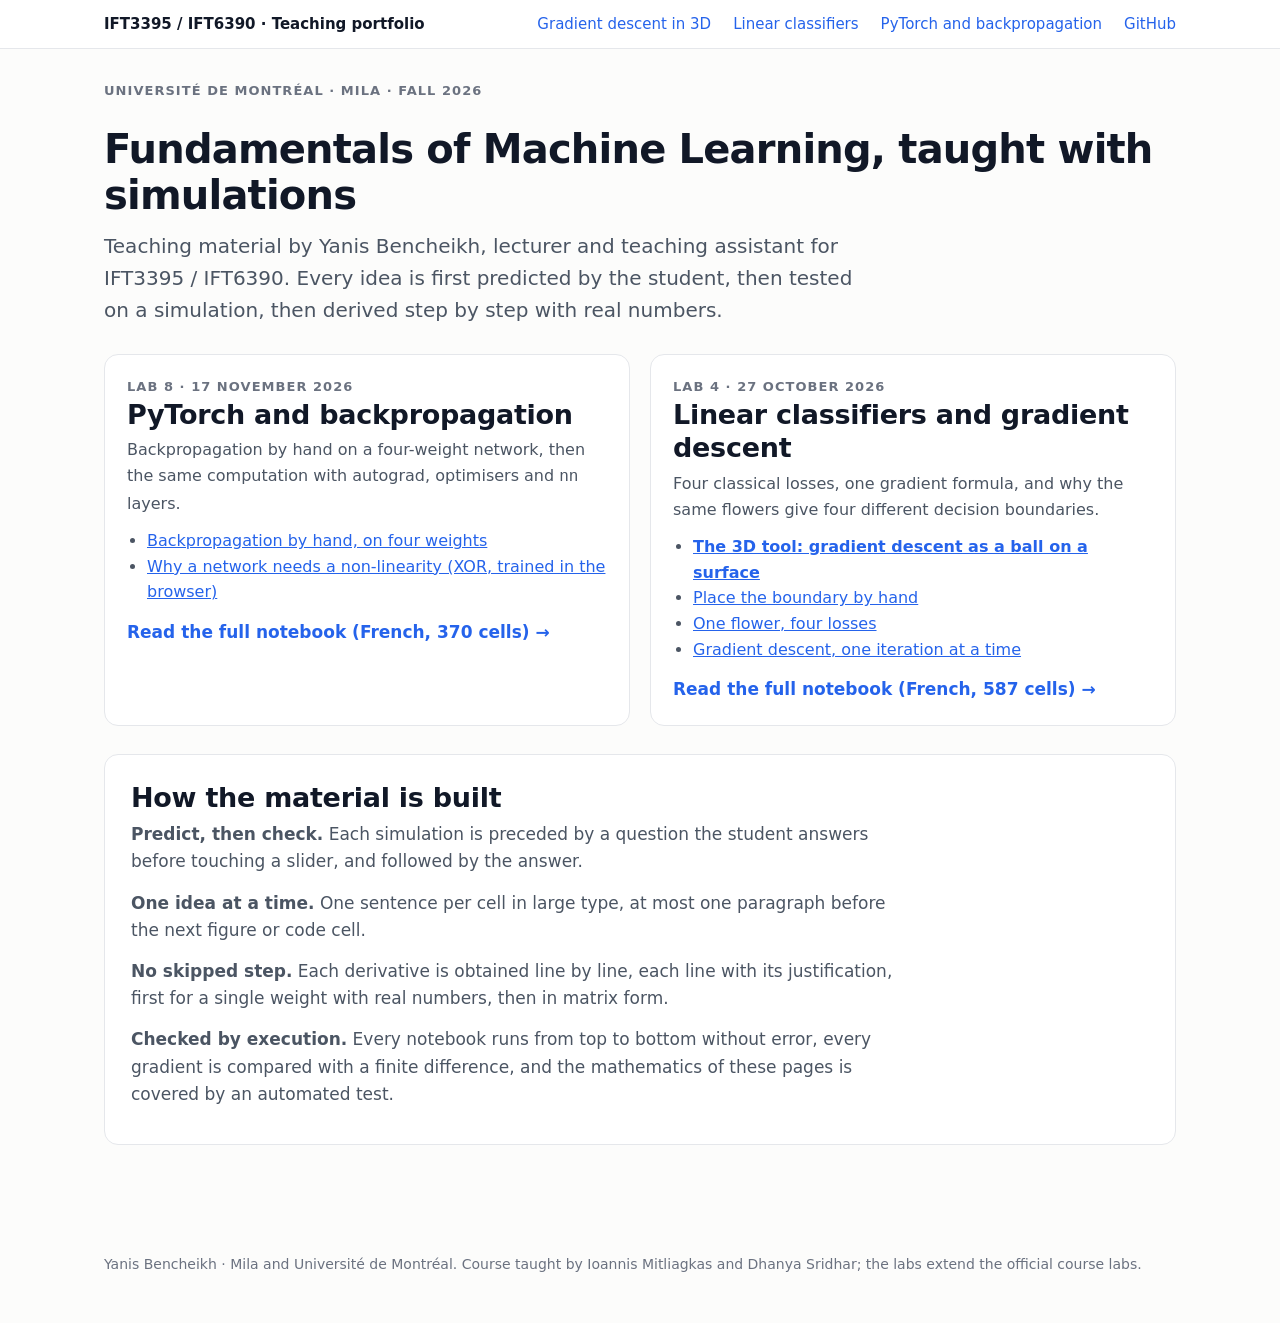
<file: index.html>
<!DOCTYPE html>
<html lang="en">
<head>
<meta charset="utf-8">
<title>IFT3395 / IFT6390 · Teaching portfolio · Yanis Bencheikh</title>
<meta http-equiv="refresh" content="0; url=docs/">
<link rel="canonical" href="docs/">
</head>
<body><p><a href="docs/">Open the teaching portfolio</a></p></body>
</html>
</file>
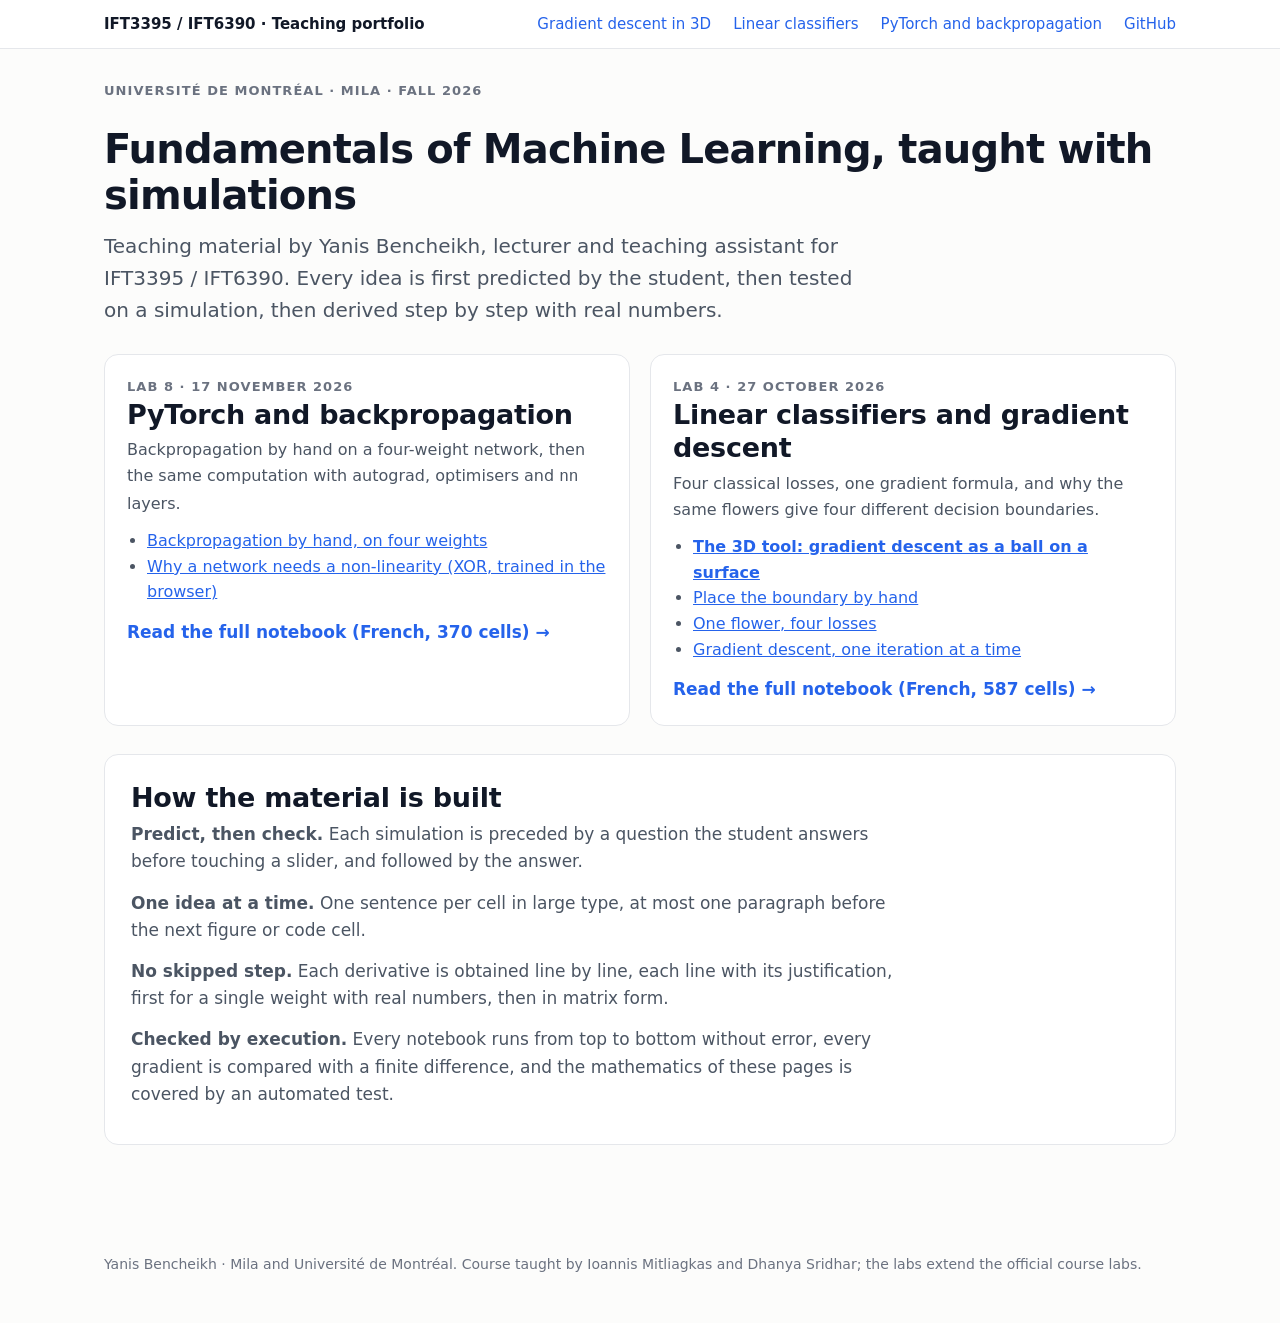
<file: docs/index.html>
<!DOCTYPE html>
<html lang="en">
<head>
<meta charset="utf-8">
<meta name="viewport" content="width=device-width, initial-scale=1">
<title>IFT3395 / IFT6390 · Teaching portfolio · Yanis Bencheikh</title>
<meta name="description" content="Interactive teaching material for Fundamentals of Machine Learning (IFT3395 / IFT6390, Université de Montréal, Fall 2026) by Yanis Bencheikh.">
<link rel="stylesheet" href="assets/style.css">
</head>
<body>
<header class="top"><nav>
  <a class="brand" href="index.html" aria-current="page">IFT3395 / IFT6390 · Teaching portfolio</a>
  <a href="lab4_3d.html">Gradient descent in 3D</a>
  <a href="lab4.html">Linear classifiers</a>
  <a href="lab8.html">PyTorch and backpropagation</a>
  <a href="https://github.com/yanis-bencheikh/ML_Course_Bencheikh_Mila_UdeM_ift6390">GitHub</a>
</nav></header>
<main>
  <div class="kicker">Université de Montréal · Mila · Fall 2026</div>
  <h1>Fundamentals of Machine Learning, taught with simulations</h1>
  <p class="lede">Teaching material by Yanis Bencheikh, lecturer and teaching assistant for IFT3395 / IFT6390. Every idea is first predicted by the student, then tested on a simulation, then derived step by step with real numbers.</p>

  <div class="cards">
    <div class="card">
      <div class="kicker">Lab 8 · 17 November 2026</div>
      <h2>PyTorch and backpropagation</h2>
      <p>Backpropagation by hand on a four-weight network, then the same computation with autograd, optimisers and <code>nn</code> layers.</p>
      <ul>
        <li><a href="lab8.html#backprop">Backpropagation by hand, on four weights</a></li>
        <li><a href="lab8.html#xor">Why a network needs a non-linearity (XOR, trained in the browser)</a></li>
      </ul>
      <a class="go" href="notebooks/lab8_pytorch.html">Read the full notebook (French, 370 cells) →</a>
    </div>
    <div class="card">
      <div class="kicker">Lab 4 · 27 October 2026</div>
      <h2>Linear classifiers and gradient descent</h2>
      <p>Four classical losses, one gradient formula, and why the same flowers give four different decision boundaries.</p>
      <ul>
        <li><a href="lab4_3d.html"><b>The 3D tool: gradient descent as a ball on a surface</b></a></li>
        <li><a href="lab4.html#boundary">Place the boundary by hand</a></li>
        <li><a href="lab4.html#losses">One flower, four losses</a></li>
        <li><a href="lab4.html#descent">Gradient descent, one iteration at a time</a></li>
      </ul>
      <a class="go" href="notebooks/lab4_linear_classifiers.html">Read the full notebook (French, 587 cells) →</a>
    </div>
  </div>

  <section class="demo">
    <h2>How the material is built</h2>
    <p><b>Predict, then check.</b> Each simulation is preceded by a question the student answers before touching a slider, and followed by the answer.</p>
    <p><b>One idea at a time.</b> One sentence per cell in large type, at most one paragraph before the next figure or code cell.</p>
    <p><b>No skipped step.</b> Each derivative is obtained line by line, each line with its justification, first for a single weight with real numbers, then in matrix form.</p>
    <p><b>Checked by execution.</b> Every notebook runs from top to bottom without error, every gradient is compared with a finite difference, and the mathematics of these pages is covered by an automated test.</p>
  </section>
</main>
<footer>Yanis Bencheikh · Mila and Université de Montréal. Course taught by Ioannis Mitliagkas and Dhanya Sridhar; the labs extend the official course labs.</footer>
</body>
</html>
</file>
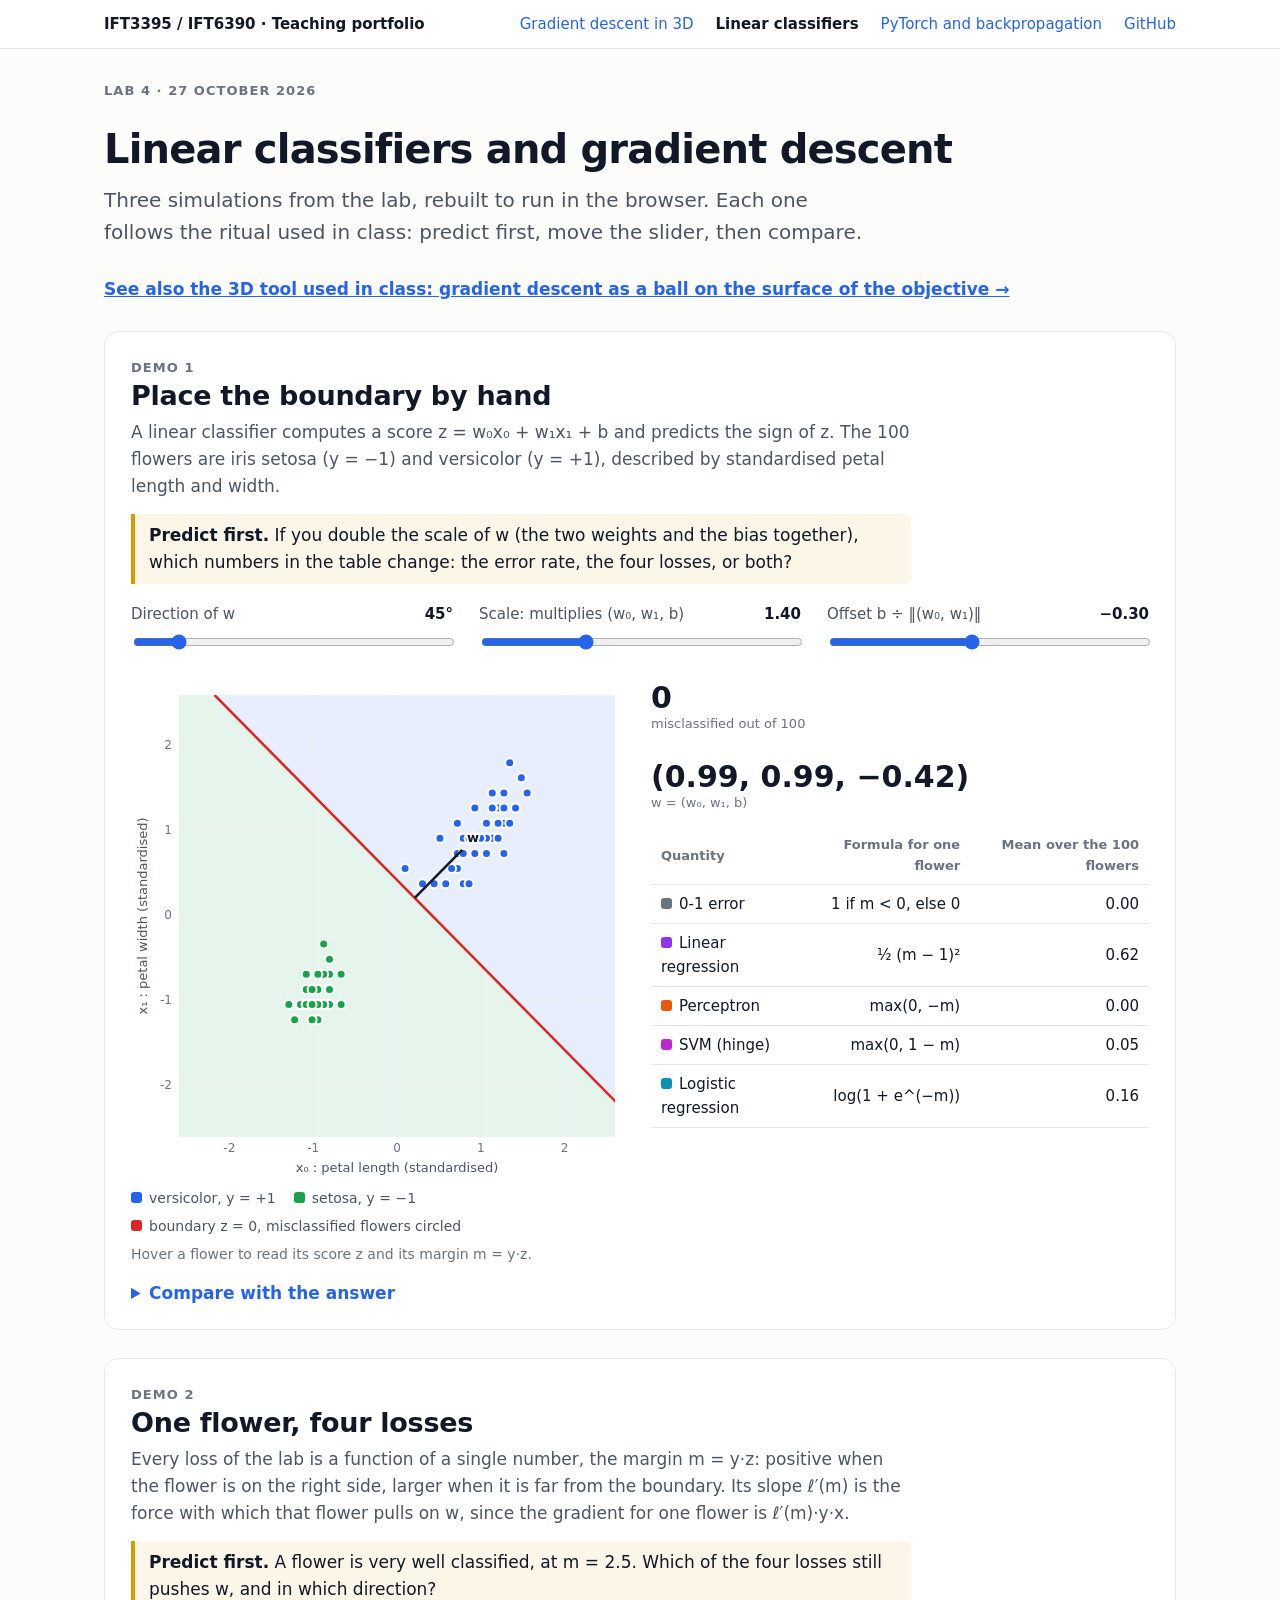
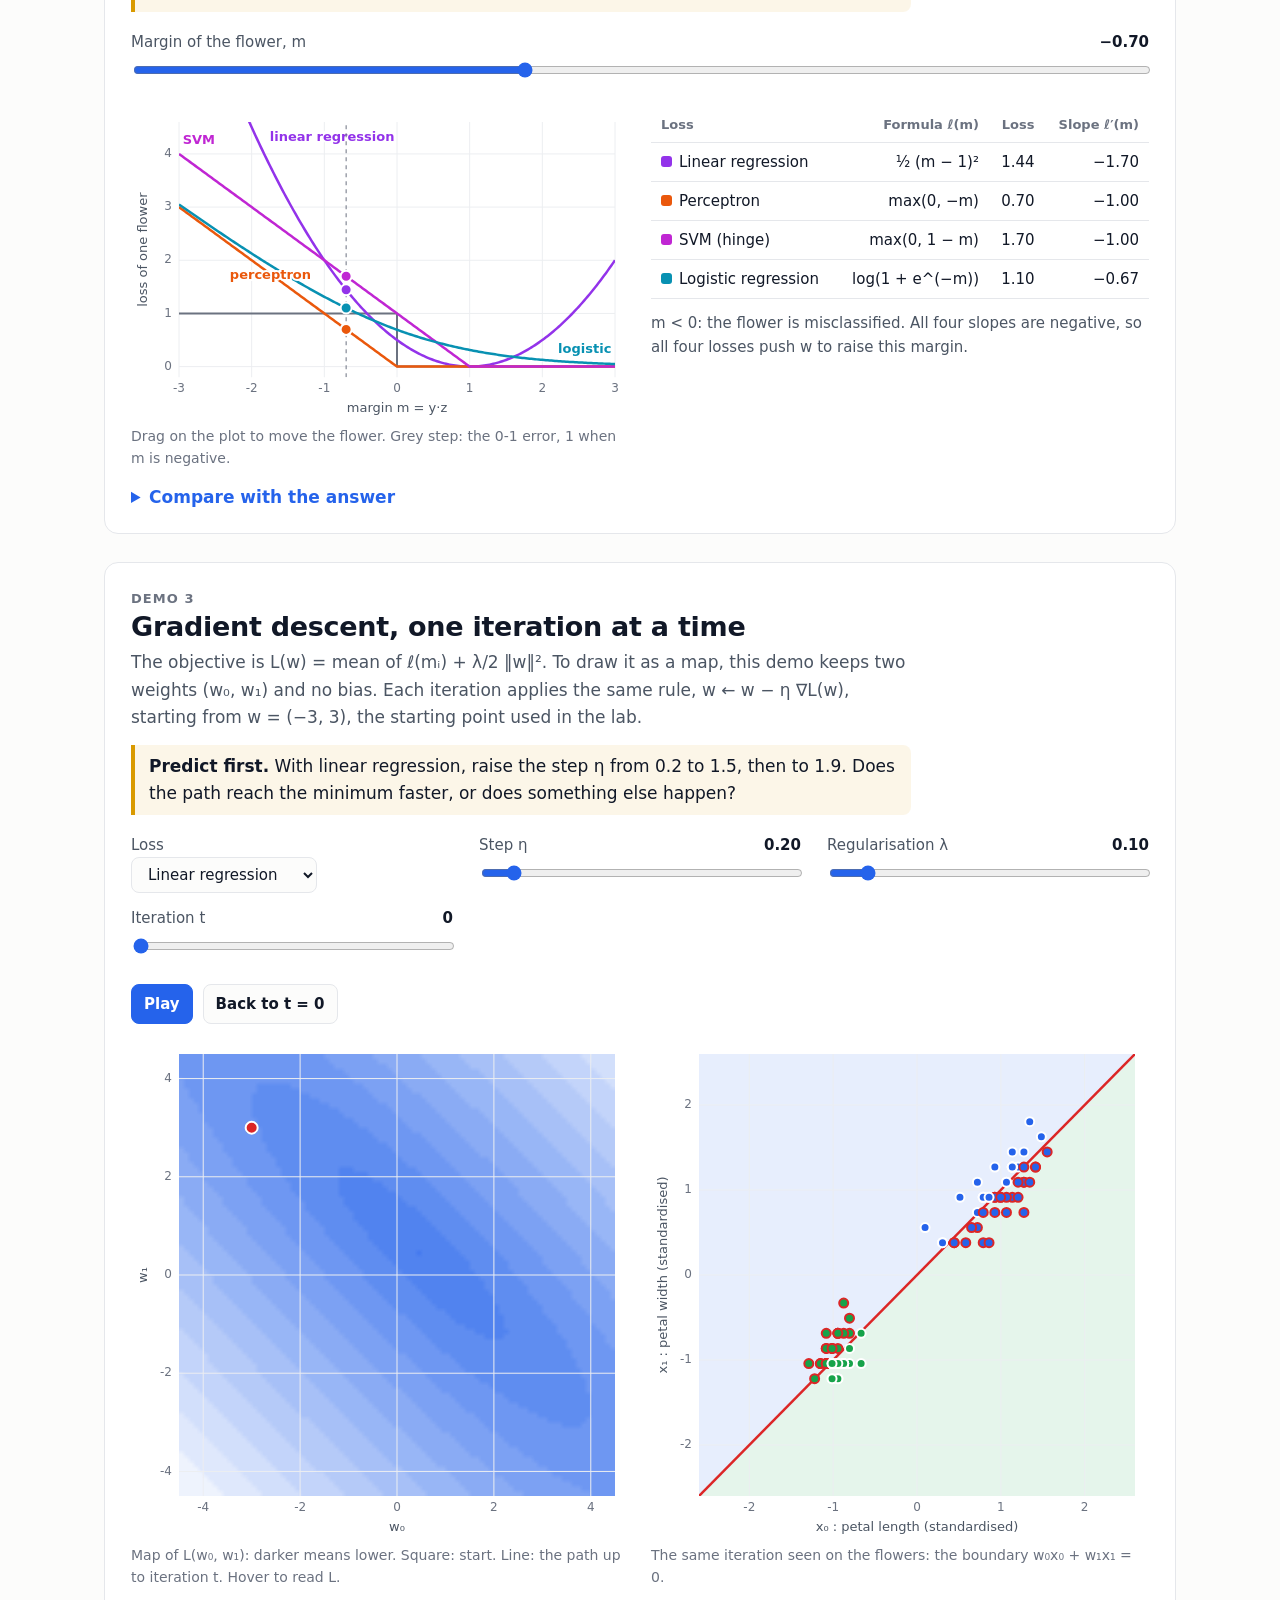
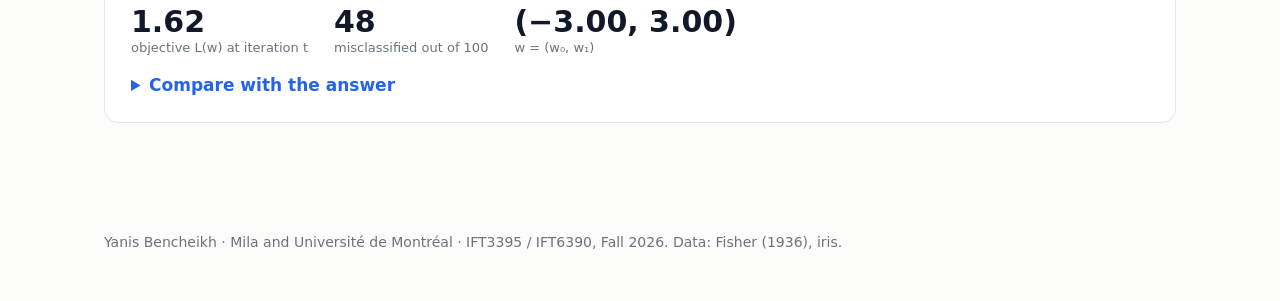
<file: docs/lab4.html>
<!DOCTYPE html>
<html lang="en">
<head>
<meta charset="utf-8">
<meta name="viewport" content="width=device-width, initial-scale=1">
<title>Linear classifiers and gradient descent: interactive demos</title>
<meta name="description" content="Interactive companions to the linear classifiers lab of IFT3395/IFT6390 (Université de Montréal): decision boundary, four surrogate losses, gradient descent.">
<link rel="stylesheet" href="assets/style.css">
</head>
<body>
<header class="top"><nav>
  <a class="brand" href="index.html">IFT3395 / IFT6390 · Teaching portfolio</a>
  <a href="lab4_3d.html">Gradient descent in 3D</a>
  <a href="lab4.html" aria-current="page">Linear classifiers</a>
  <a href="lab8.html">PyTorch and backpropagation</a>
  <a href="https://github.com/yanis-bencheikh/ML_Course_Bencheikh_Mila_UdeM_ift6390">GitHub</a>
</nav></header>
<main>
  <div class="kicker">Lab 4 · 27 October 2026</div>
  <h1>Linear classifiers and gradient descent</h1>
  <p class="lede">Three simulations from the lab, rebuilt to run in the browser. Each one follows the ritual used in class: predict first, move the slider, then compare.</p>
  <p><a href="lab4_3d.html"><b>See also the 3D tool used in class: gradient descent as a ball on the surface of the objective →</b></a></p>

  <section class="demo" id="boundary">
    <div class="kicker">Demo 1</div>
    <h2>Place the boundary by hand</h2>
    <p>A linear classifier computes a score z = w₀x₀ + w₁x₁ + b and predicts the sign of z. The 100 flowers are iris setosa (y = −1) and versicolor (y = +1), described by standardised petal length and width.</p>
    <div class="predict"><b>Predict first.</b> If you double the scale of w (the two weights and the bias together), which numbers in the table change: the error rate, the four losses, or both?</div>
    <div class="controls">
      <div class="control"><label for="b-angle">Direction of w <output for="b-angle"></output></label><input id="b-angle" type="range" min="0" max="360" step="1" value="45"></div>
      <div class="control"><label for="b-norm">Scale: multiplies (w₀, w₁, b) <output for="b-norm"></output></label><input id="b-norm" type="range" min="0.2" max="4" step="0.1" value="1.4"></div>
      <div class="control"><label for="b-bias">Offset b ÷ ‖(w₀, w₁)‖ <output for="b-bias"></output></label><input id="b-bias" type="range" min="-2.5" max="2.5" step="0.05" value="-0.3"></div>
    </div>
    <div class="stage">
      <figure>
        <canvas class="plot" id="b-plot" role="img" aria-label="Scatter plot of the flowers with the decision boundary"></canvas>
        <div class="tip" id="b-tip"></div>
        <div class="legend">
          <span><span class="sw" style="background:var(--blue)"></span>versicolor, y = +1</span>
          <span><span class="sw" style="background:var(--green)"></span>setosa, y = −1</span>
          <span><span class="sw" style="background:var(--red)"></span>boundary z = 0, misclassified flowers circled</span>
        </div>
        <figcaption>Hover a flower to read its score z and its margin m = y·z.</figcaption>
      </figure>
      <div>
        <div class="stat-row">
          <div class="stat"><div class="v" id="b-err">0</div><div class="k">misclassified out of 100</div></div>
          <div class="stat"><div class="v" id="b-w">w</div><div class="k">w = (w₀, w₁, b)</div></div>
        </div>
        <table class="read" id="b-table">
          <thead><tr><th>Quantity</th><th>Formula for one flower</th><th>Mean over the 100 flowers</th></tr></thead>
          <tbody></tbody>
        </table>
      </div>
    </div>
    <details class="answer"><summary>Compare with the answer</summary>
      <p>Only the losses change. Multiplying (w₀, w₁, b) by 2 multiplies every score by 2 and leaves its sign alone: the boundary z = 0 does not move, so the error rate is the same. The four losses read the margin itself, which doubles: this is why minimising a loss also chooses a scale, and why the lab adds the term λ/2 ‖w‖² to control it.</p>
    </details>
  </section>

  <section class="demo" id="losses">
    <div class="kicker">Demo 2</div>
    <h2>One flower, four losses</h2>
    <p>Every loss of the lab is a function of a single number, the margin m = y·z: positive when the flower is on the right side, larger when it is far from the boundary. Its slope ℓ′(m) is the force with which that flower pulls on w, since the gradient for one flower is ℓ′(m)·y·x.</p>
    <div class="predict"><b>Predict first.</b> A flower is very well classified, at m = 2.5. Which of the four losses still pushes w, and in which direction?</div>
    <div class="controls">
      <div class="control"><label for="l-m">Margin of the flower, m <output for="l-m"></output></label><input id="l-m" type="range" min="-3" max="3" step="0.05" value="-0.7"></div>
    </div>
    <div class="stage">
      <figure>
        <canvas class="plot wide" id="l-plot" role="img" aria-label="The four losses as functions of the margin"></canvas>
        <figcaption>Drag on the plot to move the flower. Grey step: the 0-1 error, 1 when m is negative.</figcaption>
      </figure>
      <div>
        <table class="read" id="l-table">
          <thead><tr><th>Loss</th><th>Formula ℓ(m)</th><th>Loss</th><th>Slope ℓ′(m)</th></tr></thead>
          <tbody></tbody>
        </table>
        <p id="l-note" style="color:var(--ink-2);font-size:15px;margin:12px 0 0"></p>
      </div>
    </div>
    <details class="answer"><summary>Compare with the answer</summary>
      <p>Linear regression is the only one with a positive slope at m = 2.5 (slope m − 1 = 1.5): it pulls the boundary back towards a flower that is already correct, because it wants every margin to equal exactly 1. The perceptron and the SVM have slope 0 there, and the logistic slope is negative but nearly 0 (about −0.08).</p>
    </details>
  </section>

  <section class="demo" id="descent">
    <div class="kicker">Demo 3</div>
    <h2>Gradient descent, one iteration at a time</h2>
    <p>The objective is L(w) = mean of ℓ(mᵢ) + λ/2 ‖w‖². To draw it as a map, this demo keeps two weights (w₀, w₁) and no bias. Each iteration applies the same rule, w ← w − η ∇L(w), starting from w = (−3, 3), the starting point used in the lab.</p>
    <div class="predict"><b>Predict first.</b> With linear regression, raise the step η from 0.2 to 1.5, then to 1.9. Does the path reach the minimum faster, or does something else happen?</div>
    <div class="controls">
      <div class="control"><label for="d-loss">Loss</label><select id="d-loss">
        <option value="linear">Linear regression</option><option value="perceptron">Perceptron</option><option value="svm">SVM (hinge)</option><option value="logistic">Logistic regression</option></select></div>
      <div class="control"><label for="d-eta">Step η <output for="d-eta"></output></label><input id="d-eta" type="range" min="0.02" max="2.2" step="0.02" value="0.2"></div>
      <div class="control"><label for="d-lam">Regularisation λ <output for="d-lam"></output></label><input id="d-lam" type="range" min="0" max="1" step="0.01" value="0.1"></div>
      <div class="control"><label for="d-t">Iteration t <output for="d-t"></output></label><input id="d-t" type="range" min="0" max="100" step="1" value="0"></div>
    </div>
    <div class="buttons"><button class="primary" id="d-play">Play</button><button id="d-reset">Back to t = 0</button></div>
    <div class="stage">
      <figure>
        <canvas class="plot" id="d-map" role="img" aria-label="Map of the objective with the descent path"></canvas>
        <div class="tip" id="d-tip"></div>
        <figcaption>Map of L(w₀, w₁): darker means lower. Square: start. Line: the path up to iteration t. Hover to read L.</figcaption>
      </figure>
      <figure>
        <canvas class="plot" id="d-data" role="img" aria-label="The flowers with the boundary at iteration t"></canvas>
        <figcaption>The same iteration seen on the flowers: the boundary w₀x₀ + w₁x₁ = 0.</figcaption>
      </figure>
    </div>
    <div class="stat-row" style="margin-top:16px">
      <div class="stat"><div class="v" id="d-L">0</div><div class="k">objective L(w) at iteration t</div></div>
      <div class="stat"><div class="v" id="d-E">0</div><div class="k">misclassified out of 100</div></div>
      <div class="stat"><div class="v" id="d-W">w</div><div class="k">w = (w₀, w₁)</div></div>
    </div>
    <details class="answer"><summary>Compare with the answer</summary>
      <p>A larger step first helps, then the path overshoots the valley and zigzags across it. Past a threshold the iterates move away from the minimum at every step and the objective grows without bound: the descent diverges. For a quadratic objective the threshold is 2 divided by the largest curvature, which is why the lab asks for the step to be tuned and not simply made large.</p>
    </details>
  </section>
</main>
<footer>Yanis Bencheikh · Mila and Université de Montréal · IFT3395 / IFT6390, Fall 2026. Data: Fisher (1936), iris.</footer>

<script src="assets/iris.js"></script>
<script src="assets/ml.js"></script>
<script src="assets/plot.js"></script>
<script>
(function () {
  const { Plot, css, hex, bindRange, tip } = Viz;
  const X2 = IRIS.x, Y = IRIS.y, N = Y.length;
  const X3 = X2.map((r) => [r[0], r[1], 1]);
  const f2 = (v) => (Math.abs(v) < 0.005 ? 0 : v).toFixed(2).replace('-', '−');
  const KEYS = ['linear', 'perceptron', 'svm', 'logistic'];
  const LIM = 2.6;

  function drawFlowers(plot, w, markErrors) {
    const blue = hex(css('--blue')), green = hex(css('--green'));
    plot.field(160, (x, y) => { const z = w[0] * x + w[1] * y + w[2]; const c = z >= 0 ? blue : green; return [c[0], c[1], c[2], 28]; });
    plot.axes();
    // boundary w0 x + w1 y + b = 0
    const pts = Math.abs(w[1]) > Math.abs(w[0])
      ? [[-LIM, -(w[2] - w[0] * LIM) / w[1]], [LIM, -(w[2] + w[0] * LIM) / w[1]]]
      : [[-(w[2] - w[1] * LIM) / w[0], -LIM], [-(w[2] + w[1] * LIM) / w[0], LIM]];
    if (Math.hypot(w[0], w[1]) > 1e-9) plot.line(pts, css('--red'), 2.5);
    plot.clip(() => {
      for (let i = 0; i < N; i++) {
        const wrong = Y[i] * (w[0] * X2[i][0] + w[1] * X2[i][1] + w[2]) < 0;
        plot.dot(X2[i][0], X2[i][1], css(Y[i] > 0 ? '--blue' : '--green'), 4.5, markErrors && wrong ? css('--red') : css('--panel'));
      }
    });
  }

  // ------------------------------------------------------------------ Demo 1
  const bPlot = new Plot(document.getElementById('b-plot'), { xmin: -LIM, xmax: LIM, ymin: -LIM, ymax: LIM, xlabel: 'x₀ : petal length (standardised)', ylabel: 'x₁ : petal width (standardised)' });
  const bTip = document.getElementById('b-tip');
  let bw = [1, 1, -0.4];
  function boundary() {
    const a = +document.getElementById('b-angle').value * Math.PI / 180, n = +document.getElementById('b-norm').value;
    bw = [n * Math.cos(a), n * Math.sin(a), n * +document.getElementById('b-bias').value];
    bPlot.clear(); drawFlowers(bPlot, bw, true);
    // arrow for w, from the point of the boundary closest to the origin
    const n2 = bw[0] * bw[0] + bw[1] * bw[1], ox = -bw[2] * bw[0] / n2, oy = -bw[2] * bw[1] / n2, u = [bw[0] / Math.sqrt(n2), bw[1] / Math.sqrt(n2)];
    bPlot.line([[ox, oy], [ox + 0.8 * u[0], oy + 0.8 * u[1]]], css('--ink'), 2.5);
    bPlot.clip(() => bPlot.label('w', ox + 0.98 * u[0], oy + 0.98 * u[1], css('--ink'), 'center'));
    const m = X3.map((r, i) => Y[i] * (bw[0] * r[0] + bw[1] * r[1] + bw[2]));
    const mean = (f) => m.reduce((s, v) => s + f(v), 0) / N;
    document.getElementById('b-err').textContent = m.filter((v) => v < 0).length;
    document.getElementById('b-w').textContent = '(' + bw.map(f2).join(', ') + ')';
    const rows = [['<span class="sw" style="background:var(--ink-3)"></span>0-1 error', '1 if m < 0, else 0', f2(mean(ML.zeroOne))]]
      .concat(KEYS.map((k) => ['<span class="sw" style="background:var(' + ML.LOSSES[k].colour + ')"></span>' + ML.LOSSES[k].name, ML.LOSSES[k].formula, f2(mean(ML.LOSSES[k].loss))]));
    document.querySelector('#b-table tbody').innerHTML = rows.map((r) => '<tr><td>' + r.join('</td><td>') + '</td></tr>').join('');
  }
  ['b-angle', 'b-norm', 'b-bias'].forEach((id) => bindRange(id, boundary, id === 'b-angle' ? (v) => v + '°' : f2));
  bPlot.pointer((x, y, px, py) => {
    let best = -1, bd = 0.02;
    for (let i = 0; i < N; i++) { const d = (X2[i][0] - x) ** 2 + (X2[i][1] - y) ** 2; if (d < bd) { bd = d; best = i; } }
    if (best < 0) return tip(bTip, null);
    const z = bw[0] * X2[best][0] + bw[1] * X2[best][1] + bw[2];
    tip(bTip, (Y[best] > 0 ? 'versicolor, y = +1' : 'setosa, y = −1') + '<br>score z = ' + f2(z) + ' · margin m = ' + f2(Y[best] * z) + (Y[best] * z < 0 ? ' · misclassified' : ''), px, py);
  }, () => tip(bTip, null));

  // ------------------------------------------------------------------ Demo 2
  const lPlot = new Plot(document.getElementById('l-plot'), { xmin: -3, xmax: 3, ymin: -0.2, ymax: 4.6, xlabel: 'margin m = y·z', ylabel: 'loss of one flower' });
  const lM = bindRange('l-m', losses, f2);
  function losses() {
    const m = +lM.value;
    lPlot.clear(); lPlot.axes();
    lPlot.line([[-3, 1], [0, 1], [0, 0], [3, 0]], css('--ink-3'), 2);
    const labelAt = { linear: [-1.75, 4.3, 'left'], perceptron: [-2.3, 1.72, 'left'], svm: [-2.95, 4.25, 'left'], logistic: [2.95, 0.32, 'right'] };
    const short = { linear: 'linear regression', perceptron: 'perceptron', svm: 'SVM', logistic: 'logistic' };
    KEYS.forEach((k) => {
      const pts = []; for (let i = 0; i <= 240; i++) { const v = -3 + i * 0.025; pts.push([v, ML.LOSSES[k].loss(v)]); }
      lPlot.line(pts, css(ML.LOSSES[k].colour), 2.5);
    });
    KEYS.forEach((k) => lPlot.clip(() => lPlot.label(short[k], labelAt[k][0], labelAt[k][1], css(ML.LOSSES[k].colour), labelAt[k][2])));
    lPlot.line([[m, -0.2], [m, 4.6]], css('--ink-3'), 1, [4, 4]);
    lPlot.clip(() => KEYS.forEach((k) => lPlot.dot(m, ML.LOSSES[k].loss(m), css(ML.LOSSES[k].colour), 5.5, css('--panel'))));
    document.querySelector('#l-table tbody').innerHTML = KEYS.map((k) => '<tr><td><span class="sw" style="background:var(' + ML.LOSSES[k].colour + ')"></span>' + ML.LOSSES[k].name + '</td><td>' + ML.LOSSES[k].formula + '</td><td>' + f2(ML.LOSSES[k].loss(m)) + '</td><td>' + f2(ML.LOSSES[k].slope(m)) + '</td></tr>').join('');
    document.getElementById('l-note').textContent = m < 0 ? 'm < 0: the flower is misclassified. All four slopes are negative, so all four losses push w to raise this margin.'
      : m < 1 ? '0 ≤ m < 1: correct, but inside the margin band. The perceptron has stopped pushing (slope 0); the three others still raise the margin.'
        : 'm ≥ 1: correct and outside the band. Perceptron and SVM: slope 0. Logistic: a small negative slope. Linear regression: a positive slope, it pulls this margin back towards 1.';
  }
  lPlot.pointer(null, null, (x) => { lM.value = Math.max(-3, Math.min(3, Math.round(x * 20) / 20)); lM.dispatchEvent(new Event('input')); });

  // ------------------------------------------------------------------ Demo 3
  const WL = 4.5;
  const dMap = new Plot(document.getElementById('d-map'), { xmin: -WL, xmax: WL, ymin: -WL, ymax: WL, xlabel: 'w₀', ylabel: 'w₁' });
  const dData = new Plot(document.getElementById('d-data'), { xmin: -LIM, xmax: LIM, ymin: -LIM, ymax: LIM, xlabel: 'x₀ : petal length (standardised)', ylabel: 'x₁ : petal width (standardised)' });
  const dTip = document.getElementById('d-tip');
  const dT = document.getElementById('d-t');
  let path = [], grid = null, timer = null;
  const settings = () => ({ key: document.getElementById('d-loss').value, eta: +document.getElementById('d-eta').value, lam: +document.getElementById('d-lam').value });
  function recompute() {
    const s = settings();
    path = ML.descend(s.key, [-3, 3], X2, Y, s.lam, s.eta, 100);
    const n = 90; let lo = Infinity, hi = -Infinity; const v = new Float64Array(n * n);
    for (let j = 0; j < n; j++) for (let i = 0; i < n; i++) {
      const val = ML.objective(s.key, [-WL + (i + 0.5) / n * 2 * WL, WL - (j + 0.5) / n * 2 * WL], X2, Y, s.lam);
      v[j * n + i] = val; lo = Math.min(lo, val); hi = Math.max(hi, val);
    }
    grid = { n, v, lo, hi };
    descent();
  }
  function descent() {
    const s = settings(), t = +dT.value, w = path[t];
    const ok = (q) => Number.isFinite(q[0]) && Number.isFinite(q[1]);
    dMap.clear();
    // sequential, single hue: light = high, dark = low, in 12 bands so that level lines can be read
    const base = hex(css('--blue')), g = grid;
    dMap.field(g.n, (x, y) => {
      const i = Math.min(g.n - 1, Math.floor((x + WL) / (2 * WL) * g.n)), j = Math.min(g.n - 1, Math.floor((WL - y) / (2 * WL) * g.n));
      const u = Math.sqrt((g.v[j * g.n + i] - g.lo) / (g.hi - g.lo + 1e-12));
      return [base[0], base[1], base[2], Math.round(20 + 200 * (1 - Math.ceil(u * 12) / 12))];
    });
    dMap.axes();
    const shown = path.slice(0, t + 1).filter(ok);
    dMap.line(shown, css('--ink'), 2);
    dMap.clip(() => {
      shown.forEach((q) => dMap.dot(q[0], q[1], css('--ink'), 2.5));
      const gq = dMap.g; gq.fillStyle = css('--ink'); gq.fillRect(dMap.sx(-3) - 5, dMap.sy(3) - 5, 10, 10);
      if (ok(w)) dMap.dot(w[0], w[1], css('--red'), 6, css('--panel'));
    });
    dData.clear();
    if (ok(w)) drawFlowers(dData, [w[0], w[1], 0], true); else dData.axes();
    const L = ok(w) ? ML.objective(s.key, w, X2, Y, s.lam) : Infinity;
    document.getElementById('d-L').textContent = Number.isFinite(L) && L < 1e6 ? f2(L) : 'diverged';
    document.getElementById('d-E').textContent = ok(w) ? ML.errors([w[0], w[1]], X2, Y) : '–';
    document.getElementById('d-W').textContent = ok(w) && Math.abs(w[0]) < 1e6 ? '(' + f2(w[0]) + ', ' + f2(w[1]) + ')' : 'off the map';
  }
  const stop = () => { clearInterval(timer); timer = null; document.getElementById('d-play').textContent = 'Play'; };
  bindRange('d-eta', () => { stop(); recompute(); }, f2);
  bindRange('d-lam', () => { stop(); recompute(); }, f2);
  bindRange('d-t', descent);
  document.getElementById('d-loss').addEventListener('change', () => { stop(); recompute(); });
  document.getElementById('d-reset').addEventListener('click', () => { stop(); dT.value = 0; dT.dispatchEvent(new Event('input')); });
  document.getElementById('d-play').addEventListener('click', () => {
    if (timer) return stop();
    if (+dT.value >= 100) dT.value = 0;
    document.getElementById('d-play').textContent = 'Pause';
    timer = setInterval(() => { dT.value = +dT.value + 1; dT.dispatchEvent(new Event('input')); if (+dT.value >= 100) stop(); }, 110);
  });
  dMap.pointer((x, y, px, py) => {
    if (Math.abs(x) > WL || Math.abs(y) > WL) return tip(dTip, null);
    const s = settings();
    tip(dTip, 'w = (' + f2(x) + ', ' + f2(y) + ')<br>L(w) = ' + f2(ML.objective(s.key, [x, y], X2, Y, s.lam)), px, py);
  }, () => tip(dTip, null));

  function all() { boundary(); losses(); recompute(); }
  all();
  let rz; window.addEventListener('resize', () => { clearTimeout(rz); rz = setTimeout(all, 120); });
  matchMedia('(prefers-color-scheme: dark)').addEventListener('change', all);
})();
</script>
</body>
</html>
</file>
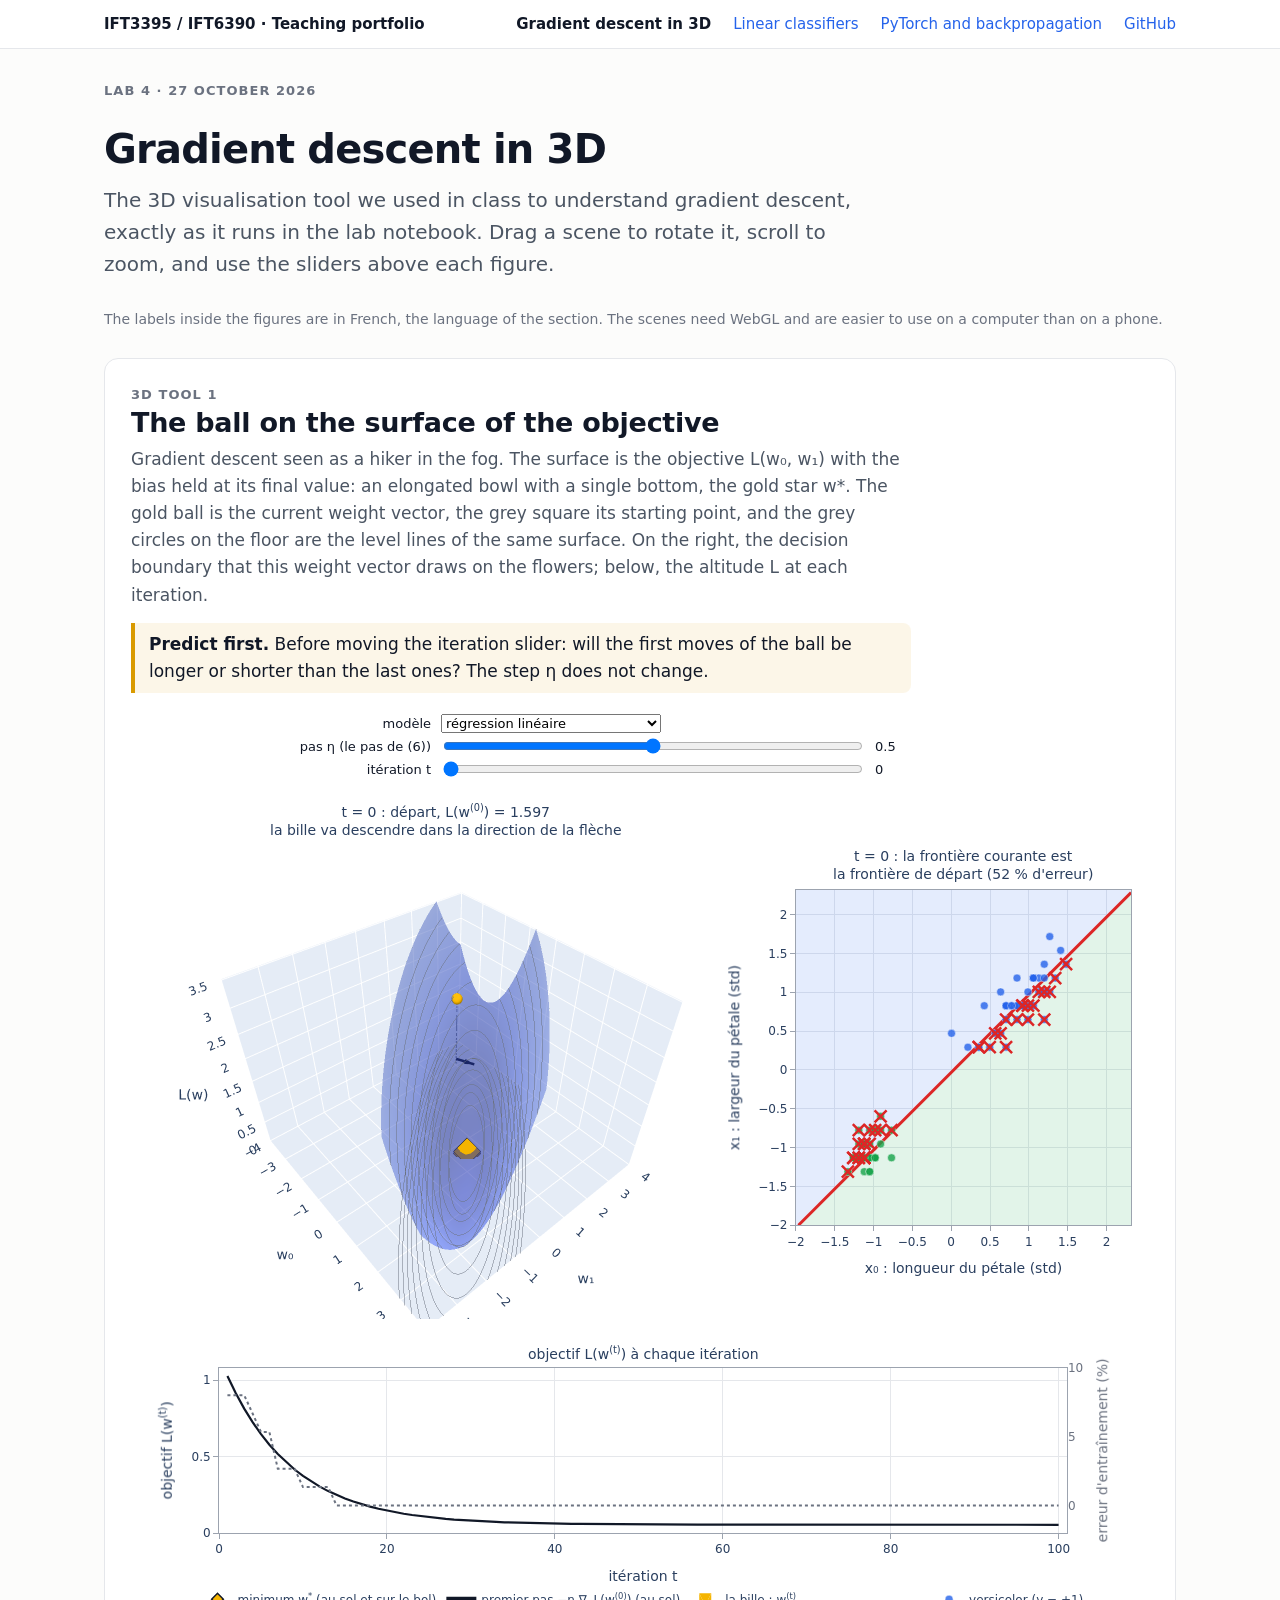
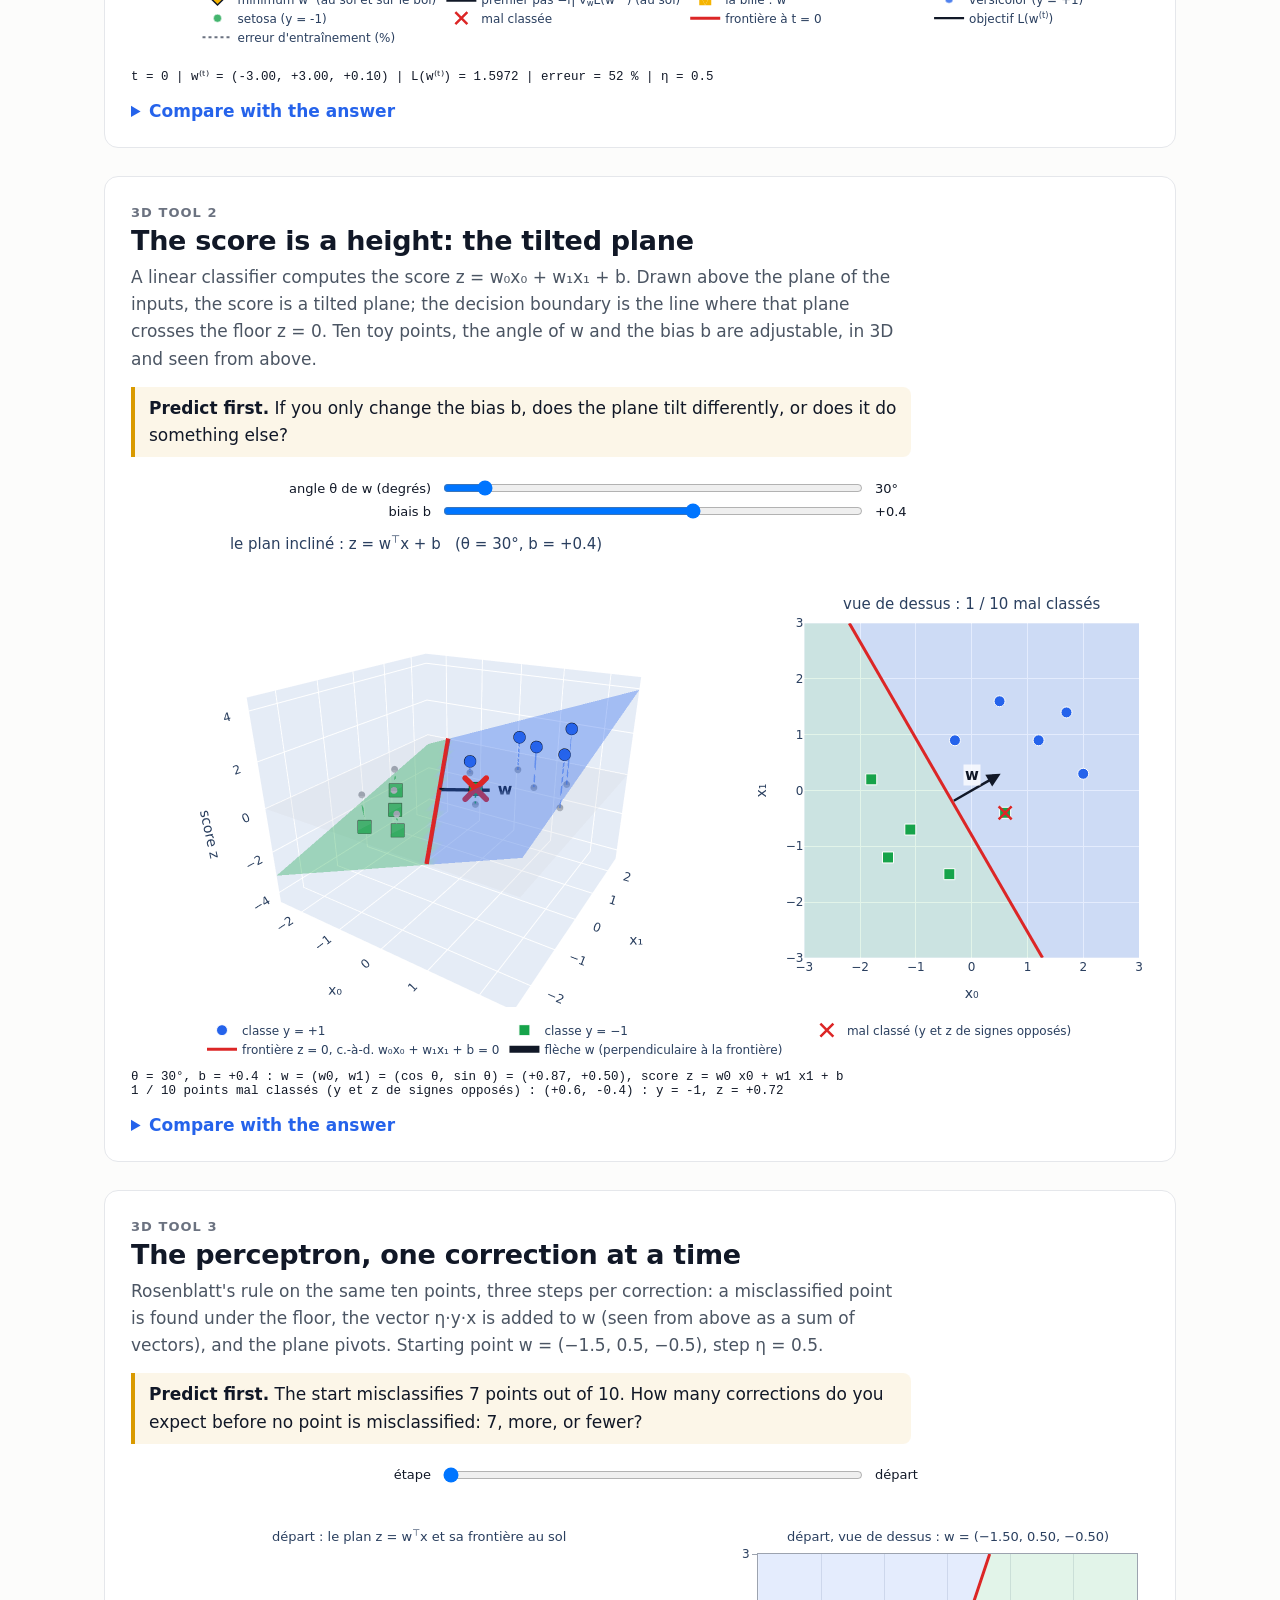
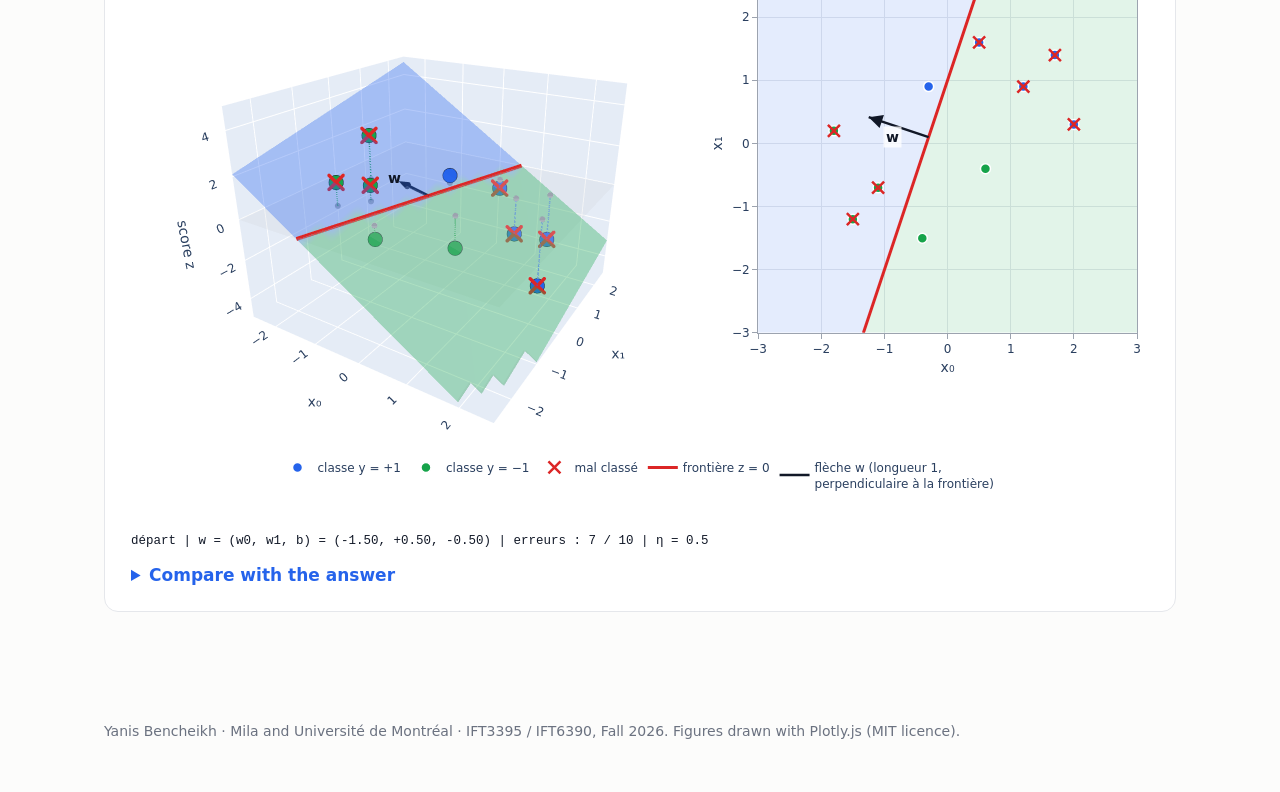
<file: docs/lab4_3d.html>
<!DOCTYPE html>
<html lang="en">
<head>
<meta charset="utf-8">
<meta name="viewport" content="width=device-width, initial-scale=1">
<title>Gradient descent in 3D: the visualisation tool used in class</title>
<meta name="description" content="The 3D visualisation tool used in the linear classifiers lab of IFT3395/IFT6390 (Université de Montréal): gradient descent as a ball on the surface of the objective.">
<link rel="stylesheet" href="assets/style.css">
<style>
  :root { color-scheme: light; --surface: #fcfcfb; --panel: #ffffff; --ink: #111827; --ink-2: #4b5563; --ink-3: #6b7280; --rule: #e5e7eb; --accent: #2563eb; --gold: #d99a00; }
  .tool { margin-top: 16px; overflow-x: auto; }
  .tool .lab4-demo { min-width: 860px; }
  .note { font-size: 14px; color: var(--ink-3); }
</style>
</head>
<body>
<header class="top"><nav>
  <a class="brand" href="index.html">IFT3395 / IFT6390 · Teaching portfolio</a>
  <a href="lab4_3d.html" aria-current="page">Gradient descent in 3D</a>
  <a href="lab4.html">Linear classifiers</a>
  <a href="lab8.html">PyTorch and backpropagation</a>
  <a href="https://github.com/yanis-bencheikh/ML_Course_Bencheikh_Mila_UdeM_ift6390">GitHub</a>
</nav></header>
<main>
  <div class="kicker">Lab 4 · 27 October 2026</div>
  <h1>Gradient descent in 3D</h1>
  <p class="lede">The 3D visualisation tool we used in class to understand gradient descent, exactly as it runs in the lab notebook. Drag a scene to rotate it, scroll to zoom, and use the sliders above each figure.</p>
  <p class="note">The labels inside the figures are in French, the language of the section. The scenes need WebGL and are easier to use on a computer than on a phone.</p>

  <section class="demo" id="ball">
    <div class="kicker">3D tool 1</div>
    <h2>The ball on the surface of the objective</h2>
    <p>Gradient descent seen as a hiker in the fog. The surface is the objective L(w₀, w₁) with the bias held at its final value: an elongated bowl with a single bottom, the gold star w*. The gold ball is the current weight vector, the grey square its starting point, and the grey circles on the floor are the level lines of the same surface. On the right, the decision boundary that this weight vector draws on the flowers; below, the altitude L at each iteration.</p>
    <div class="predict"><b>Predict first.</b> Before moving the iteration slider: will the first moves of the ball be longer or shorter than the last ones? The step η does not change.</div>
    <div class="tool"><div id="lab4-03dd441d" class="lab4-demo" style="width:100%"></div>
<script>
(function(){
  var root = document.getElementById("lab4-03dd441d");
  var D = {"cas": {"régression linéaire": {"0.01": {"L": [[41.4476, 40.2959, 39.1614, 38.0441, 36.944, 35.861, 34.7953, 33.7467, 32.7153, 31.7011, 30.7041, 29.7243, 28.7617, 27.8162, 26.888, 25.9769, 25.083, 24.2063, 23.3468, 22.5045, 21.6794, 20.8714, 20.0807, 19.3071, 18.5507, 17.8115, 17.0895, 16.3847, 15.6971, 15.0266, 14.3734, 13.7373, 13.1184, 12.5167, 11.9322, 11.3649, 10.8148, 10.2818, 9.7661, 9.2675, 8.7861, 8.3219, 7.8749, 7.4451, 7.0325, 6.637, 6.2588, 5.8977, 5.5538, 5.2271, 4.9176, 4.6253, 4.3502, 4.0922, 3.8515, 3.6279, 3.4215, 3.2323, 3.0603, 2.9055, 2.7679, 2.6474, 2.5442, 2.4581, 2.3892], [40.2968, 39.1604, 38.0412, 36.9392, 35.8544, 34.7868, 33.7363, 32.7031, 31.687, 30.6881, 29.7064, 28.7419, 27.7946, 26.8644, 25.9515, 25.0557, 24.1772, 23.3158, 22.4716, 21.6446, 20.8348, 20.0421, 19.2667, 18.5084, 17.7674, 17.0435, 16.3368, 15.6473, 14.975, 14.3198, 13.6819, 13.0611, 12.4576, 11.8712, 11.302, 10.75, 10.2152, 9.6975, 9.1971, 8.7138, 8.2478, 7.7989, 7.3672, 6.9527, 6.5554, 6.1752, 5.8123, 5.4665, 5.138, 4.8266, 4.5324, 4.2554, 3.9956, 3.7529, 3.5275, 3.3192, 3.1281, 2.9543, 2.7976, 2.6581, 2.5357, 2.4306, 2.3427, 2.2719, 2.2183], [39.1631, 38.0421, 36.9382, 35.8515, 34.782, 33.7297, 32.6945, 31.6766, 30.6758, 29.6923, 28.7259, 27.7767, 26.8447, 25.9299, 25.0322, 24.1518, 23.2885, 22.4425, 21.6136, 20.8019, 20.0074, 19.23, 18.4699, 17.727, 17.0012, 16.2926, 15.6013, 14.9271, 14.2701, 13.6302, 13.0076, 12.4022, 11.8139, 11.2428, 10.6889, 10.1523, 9.6327, 9.1304, 8.6453, 8.1773, 7.7266, 7.293, 6.8766, 6.4774, 6.0954, 5.7306, 5.383, 5.0525, 4.7393, 4.4432, 4.1643, 3.9026, 3.6581, 3.4308, 3.2207, 3.0277, 2.852, 2.6934, 2.552, 2.4278, 2.3208, 2.231, 2.1584, 2.1029, 2.0647], [38.0467, 36.9409, 35.8524, 34.781, 33.7268, 32.6898, 31.6699, 30.6673, 29.6819, 28.7136, 27.7625, 26.8287, 25.912, 25.0125, 24.1301, 23.265, 22.4171, 21.5863, 20.7727, 19.9763, 19.1971, 18.4351, 17.6903, 16.9627, 16.2522, 15.559, 14.8829, 14.224, 13.5823, 12.9578, 12.3505, 11.7604, 11.1874, 10.6317, 10.0931, 9.5717, 9.0675, 8.5805, 8.1107, 7.658, 7.2226, 6.8043, 6.4033, 6.0194, 5.6527, 5.3032, 4.9709, 4.6557, 4.3578, 4.077, 3.8135, 3.5671, 3.3379, 3.1259, 2.931, 2.7534, 2.593, 2.4497, 2.3236, 2.2148, 2.1231, 2.0485, 1.9912, 1.9511, 1.9281], [36.9474, 35.857, 34.7837, 33.7276, 32.6888, 31.6671, 30.6625, 29.6752, 28.7051, 27.7521, 26.8164, 25.8978, 24.9964, 24.1122, 23.2452, 22.3954, 21.5628, 20.7473, 19.9491, 19.168, 18.4041, 17.6574, 16.9279, 16.2156, 15.5204, 14.8425, 14.1817, 13.5382, 12.9118, 12.3026, 11.7106, 11.1358, 10.5781, 10.0377, 9.5144, 9.0083, 8.5195, 8.0478, 7.5933, 7.1559, 6.7358, 6.3329, 5.9471, 5.5785, 5.2271, 4.8929, 4.5759, 4.2761, 3.9935, 3.728, 3.4798, 3.2487, 3.0348, 2.8381, 2.6586, 2.4963, 2.3512, 2.2232, 2.1125, 2.0189, 1.9425, 1.8833, 1.8413, 1.8165, 1.8088], [35.8653, 34.7902, 33.7323, 32.6915, 31.6679, 30.6615, 29.6723, 28.7003, 27.7455, 26.8079, 25.8874, 24.9842, 24.0981, 23.2292, 22.3775, 21.543, 20.7257, 19.9255, 19.1426, 18.3768, 17.6283, 16.8969, 16.1827, 15.4857, 14.8058, 14.1432, 13.4978, 12.8695, 12.2584, 11.6645, 11.0879, 10.5283, 9.986, 9.4609, 8.9529, 8.4622, 7.9886, 7.5322, 7.093, 6.671, 6.2662, 5.8786, 5.5081, 5.1548, 4.8188, 4.4999, 4.1982, 3.9137, 3.6464, 3.3962, 3.1633, 2.9475, 2.7489, 2.5676, 2.4034, 2.2564, 2.1265, 2.0139, 1.9185, 1.8402, 1.7791, 1.7352, 1.7085, 1.699, 1.7067], [34.8004, 33.7406, 32.698, 31.6725, 30.6643, 29.6732, 28.6993, 27.7426, 26.8031, 25.8808, 24.9756, 24.0877, 23.2169, 22.3634, 21.527, 20.7078, 19.9058, 19.1209, 18.3533, 17.6029, 16.8696, 16.1535, 15.4546, 14.7729, 14.1084, 13.4611, 12.831, 12.218, 11.6223, 11.0437, 10.4823, 9.9381, 9.4111, 8.9013, 8.4086, 7.9332, 7.4749, 7.0339, 6.61, 6.2033, 5.8138, 5.4414, 5.0863, 4.7484, 4.4276, 4.124, 3.8376, 3.5684, 3.3164, 3.0816, 2.864, 2.6635, 2.4803, 2.3142, 2.1653, 2.0336, 1.9191, 1.8218, 1.7416, 1.6787, 1.6329, 1.6044, 1.593, 1.5988, 1.6218], [33.7527, 32.7082, 31.6809, 30.6708, 29.6778, 28.702, 27.7435, 26.8021, 25.8779, 24.9709, 24.0811, 23.2084, 22.353, 21.5147, 20.6936, 19.8897, 19.1031, 18.3335, 17.5812, 16.8461, 16.1281, 15.4274, 14.7438, 14.0774, 13.4282, 12.7962, 12.1814, 11.5837, 11.0033, 10.44, 9.894, 9.3651, 8.8534, 8.3589, 7.8815, 7.4214, 6.9785, 6.5527, 6.1441, 5.7527, 5.3785, 5.0215, 4.6817, 4.3591, 4.0536, 3.7654, 3.4943, 3.2404, 3.0037, 2.7842, 2.5819, 2.3967, 2.2288, 2.078, 1.9444, 1.8281, 1.7289, 1.6468, 1.582, 1.5344, 1.5039, 1.4907, 1.4946, 1.5157, 1.554], [32.7222, 31.693, 30.681, 29.6862, 28.7085, 27.7481, 26.8048, 25.8788, 24.9699, 24.0782, 23.2037, 22.3463, 21.5062, 20.6832, 19.8775, 19.0889, 18.3175, 17.5633, 16.8263, 16.1065, 15.4038, 14.7184, 14.0501, 13.3991, 12.7652, 12.1485, 11.549, 10.9666, 10.4015, 9.8536, 9.3228, 8.8092, 8.3128, 7.8336, 7.3716, 6.9268, 6.4992, 6.0887, 5.6954, 5.3194, 4.9605, 4.6188, 4.2943, 3.9869, 3.6968, 3.4239, 3.1681, 2.9295, 2.7081, 2.5039, 2.3169, 2.1471, 1.9945, 1.859, 1.7408, 1.6397, 1.5558, 1.4891, 1.4396, 1.4073, 1.3921, 1.3942, 1.4134, 1.4498, 1.5034], [31.7089, 30.695, 29.6983, 28.7188, 27.7565, 26.8113, 25.8834, 24.9726, 24.079, 23.2026, 22.3434, 21.5014, 20.6766, 19.869, 19.0785, 18.3053, 17.5492, 16.8103, 16.0886, 15.3841, 14.6968, 14.0266, 13.3737, 12.7379, 12.1193, 11.5179, 10.9337, 10.3667, 9.8169, 9.2843, 8.7688, 8.2705, 7.7895, 7.3256, 6.8789, 6.4494, 6.037, 5.6419, 5.264, 4.9032, 4.5596, 4.2332, 3.924, 3.632, 3.3572, 3.0996, 2.8591, 2.6358, 2.4298, 2.2409, 2.0692, 1.9147, 1.7773, 1.6572, 1.5543, 1.4685, 1.3999, 1.3485, 1.3143, 1.2973, 1.2975, 1.3149, 1.3494, 1.4011, 1.4701], [30.7127, 29.7142, 28.7328, 27.7686, 26.8216, 25.8917, 24.9791, 24.0836, 23.2054, 22.3443, 21.5004, 20.6737, 19.8642, 19.0719, 18.2967, 17.5388, 16.798, 16.0744, 15.3681, 14.6789, 14.0068, 13.352, 12.7144, 12.0939, 11.4907, 10.9046, 10.3357, 9.784, 9.2495, 8.7322, 8.232, 7.7491, 7.2833, 6.8347, 6.4033, 5.9891, 5.5921, 5.2123, 4.8497, 4.5042, 4.176, 3.8649, 3.571, 3.2943, 3.0348, 2.7924, 2.5673, 2.3594, 2.1686, 1.995, 1.8386, 1.6994, 1.5774, 1.4726, 1.385, 1.3145, 1.2612, 1.2252, 1.2063, 1.2046, 1.2201, 1.2527, 1.3026, 1.3696, 1.4539], [29.7338, 28.7505, 27.7844, 26.8355, 25.9038, 24.9893, 24.092, 23.2119, 22.3489, 21.5031, 20.6746, 19.8632, 19.069, 18.292, 17.5321, 16.7895, 16.0641, 15.3558, 14.6647, 13.9908, 13.3341, 12.6946, 12.0723, 11.4671, 10.8792, 10.3084, 9.7548, 9.2185, 8.6993, 8.1972, 7.7124, 7.2448, 6.7943, 6.3611, 5.945, 5.5461, 5.1644, 4.7999, 4.4526, 4.1224, 3.8095, 3.5137, 3.2351, 2.9737, 2.7295, 2.5025, 2.2927, 2.1001, 1.9246, 1.7663, 1.6253, 1.5014, 1.3947, 1.3052, 1.2328, 1.1777, 1.1397, 1.119, 1.1154, 1.129, 1.1598, 1.2078, 1.273, 1.3553, 1.4549], [28.772, 27.8041, 26.8533, 25.9197, 25.0033, 24.1041, 23.2221, 22.3573, 21.5096, 20.6792, 19.8659, 19.0698, 18.291, 17.5293, 16.7847, 16.0574, 15.3473, 14.6543, 13.9786, 13.32, 12.6786, 12.0544, 11.4474, 10.8575, 10.2849, 9.7294, 9.1912, 8.6701, 8.1662, 7.6795, 7.21, 6.7577, 6.3225, 5.9046, 5.5038, 5.1202, 4.7538, 4.4046, 4.0726, 3.7578, 3.4602, 3.1797, 2.9164, 2.6704, 2.4415, 2.2298, 2.0353, 1.8579, 1.6978, 1.5548, 1.4291, 1.3205, 1.2291, 1.1549, 1.0979, 1.0581, 1.0354, 1.03, 1.0417, 1.0706, 1.1167, 1.18, 1.2605, 1.3582, 1.4731], [27.8274, 26.8748, 25.9393, 25.0211, 24.12, 23.2361, 22.3694, 21.5199, 20.6875, 19.8724, 19.0745, 18.2937, 17.5301, 16.7837, 16.0545, 15.3425, 14.6477, 13.97, 13.3096, 12.6663, 12.0402, 11.4313, 10.8396, 10.2651, 9.7078, 9.1677, 8.6447, 8.1389, 7.6504, 7.179, 6.7248, 6.2878, 5.8679, 5.4653, 5.0798, 4.7116, 4.3605, 4.0266, 3.7099, 3.4104, 3.1281, 2.8629, 2.615, 2.3842, 2.1706, 1.9742, 1.795, 1.633, 1.4882, 1.3605, 1.2501, 1.1568, 1.0807, 1.0219, 0.9802, 0.9556, 0.9483, 0.9582, 0.9852, 1.0295, 1.0909, 1.1695, 1.2653, 1.3783, 1.5084], [26.9, 25.9627, 25.0426, 24.1396, 23.2538, 22.3853, 21.5339, 20.6997, 19.8826, 19.0828, 18.3002, 17.5347, 16.7865, 16.0554, 15.3415, 14.6448, 13.9653, 13.3029, 12.6578, 12.0298, 11.4191, 10.8255, 10.2491, 9.6899, 9.1479, 8.6231, 8.1154, 7.625, 7.1517, 6.6956, 6.2567, 5.835, 5.4305, 5.0432, 4.673, 4.3201, 3.9843, 3.6657, 3.3644, 3.0801, 2.8131, 2.5633, 2.3307, 2.1152, 1.9169, 1.7359, 1.572, 1.4253, 1.2958, 1.1834, 1.0883, 1.0103, 0.9496, 0.906, 0.8796, 0.8704, 0.8784, 0.9035, 0.9459, 1.0055, 1.0822, 1.1761, 1.2872, 1.4155, 1.561], [25.9898, 25.0678, 24.163, 23.2753, 22.4049, 21.5516, 20.7155, 19.8966, 19.0949, 18.3104, 17.5431, 16.7929, 16.06, 15.3442, 14.6456, 13.9643, 13.3, 12.653, 12.0232, 11.4106, 10.8151, 10.2368, 9.6758, 9.1319, 8.6052, 8.0956, 7.6033, 7.1282, 6.6702, 6.2295, 5.8059, 5.3995, 5.0103, 4.6383, 4.2834, 3.9458, 3.6253, 3.3221, 3.036, 2.7671, 2.5154, 2.2809, 2.0636, 1.8634, 1.6805, 1.5147, 1.3661, 1.2347, 1.1205, 1.0235, 0.9437, 0.881, 0.8356, 0.8073, 0.7962, 0.8023, 0.8256, 0.8661, 0.9238, 0.9986, 1.0907, 1.1999, 1.3263, 1.4699, 1.6307], [25.0968, 24.1901, 23.3006, 22.4282, 21.5731, 20.7351, 19.9144, 19.1108, 18.3244, 17.5552, 16.8032, 16.0684, 15.3507, 14.6503, 13.967, 13.3009, 12.652, 12.0203, 11.4058, 10.8085, 10.2283, 9.6654, 9.1196, 8.591, 8.0796, 7.5854, 7.1084, 6.6486, 6.2059, 5.7805, 5.3722, 4.9811, 4.6072, 4.2505, 3.911, 3.5887, 3.2835, 2.9956, 2.7248, 2.4712, 2.2348, 2.0156, 1.8136, 1.6288, 1.4612, 1.3107, 1.1774, 1.0614, 0.9625, 0.8808, 0.8162, 0.7689, 0.7388, 0.7258, 0.73, 0.7515, 0.7901, 0.8459, 0.9188, 1.009, 1.1164, 1.2409, 1.3827, 1.5416, 1.7177], [24.221, 23.3296, 22.4554, 21.5983, 20.7585, 19.9359, 19.1304, 18.3421, 17.5711, 16.8172, 16.0805, 15.361, 14.6586, 13.9735, 13.3055, 12.6548, 12.0212, 11.4048, 10.8056, 10.2236, 9.6587, 9.1111, 8.5806, 8.0674, 7.5713, 7.0924, 6.6307, 6.1862, 5.7588, 5.3487, 4.9557, 4.58, 4.2214, 3.88, 3.5558, 3.2488, 2.9589, 2.6863, 2.4308, 2.1926, 1.9715, 1.7676, 1.5809, 1.4114, 1.259, 1.1239, 1.0059, 0.9052, 0.8216, 0.7552, 0.706, 0.674, 0.6591, 0.6615, 0.681, 0.7178, 0.7717, 0.8428, 0.9311, 1.0366, 1.1592, 1.2991, 1.4561, 1.6304, 1.8218], [23.3623, 22.4862, 21.6273, 20.7856, 19.9611, 19.1538, 18.3636, 17.5907, 16.8349, 16.0963, 15.3749, 14.6707, 13.9837, 13.3139, 12.6612, 12.0258, 11.4075, 10.8064, 10.2225, 9.6558, 9.1063, 8.574, 8.0588, 7.5609, 7.0801, 6.6165, 6.1701, 5.7409, 5.3289, 4.9341, 4.5564, 4.196, 3.8527, 3.5266, 3.2177, 2.926, 2.6515, 2.3942, 2.154, 1.9311, 1.7253, 1.5367, 1.3653, 1.2111, 1.0741, 0.9543, 0.8516, 0.7662, 0.6979, 0.6468, 0.6129, 0.5962, 0.5967, 0.6144, 0.6492, 0.7013, 0.7705, 0.8569, 0.9605, 1.0813, 1.2193, 1.3745, 1.5468, 1.7364, 1.9431], [22.5209, 21.6601, 20.8165, 19.9901, 19.1809, 18.3889, 17.6141, 16.8564, 16.116, 15.3927, 14.6866, 13.9977, 13.326, 12.6715, 12.0341, 11.414, 10.811, 10.2253, 9.6567, 9.1053, 8.5711, 8.0541, 7.5542, 7.0716, 6.6061, 6.1579, 5.7268, 5.3129, 4.9162, 4.5367, 4.1743, 3.8292, 3.5012, 3.1905, 2.8969, 2.6205, 2.3613, 2.1193, 1.8944, 1.6868, 1.4963, 1.3231, 1.167, 1.0281, 0.9064, 0.8019, 0.7145, 0.6444, 0.5914, 0.5557, 0.5371, 0.5357, 0.5515, 0.5844, 0.6346, 0.702, 0.7865, 0.8882, 1.0072, 1.1433, 1.2966, 1.467, 1.6547, 1.8596, 2.0816], [21.6966, 20.8511, 20.0229, 19.2118, 18.4179, 17.6412, 16.8817, 16.1393, 15.4142, 14.7062, 14.0155, 13.3419, 12.6855, 12.0463, 11.4242, 10.8194, 10.2318, 9.6613, 9.108, 8.572, 8.0531, 7.5514, 7.0668, 6.5995, 6.1494, 5.7164, 5.3006, 4.902, 4.5206, 4.1564, 3.8094, 3.4796, 3.1669, 2.8715, 2.5932, 2.3321, 2.0882, 1.8615, 1.652, 1.4597, 1.2845, 1.1266, 0.9858, 0.8622, 0.7558, 0.6666, 0.5946, 0.5398, 0.5021, 0.4817, 0.4784, 0.4923, 0.5234, 0.5717, 0.6372, 0.7199, 0.8197, 0.9367, 1.071, 1.2224, 1.391, 1.5768, 1.7798, 1.9999, 2.2373], [20.8895, 20.0594, 19.2464, 18.4506, 17.672, 16.9107, 16.1664, 15.4394, 14.7296, 14.0369, 13.3615, 12.7032, 12.0621, 11.4382, 10.8315, 10.242, 9.6697, 9.1145, 8.5766, 8.0558, 7.5522, 7.0658, 6.5966, 6.1446, 5.7098, 5.2921, 4.8917, 4.5084, 4.1423, 3.7934, 3.4617, 3.1472, 2.8498, 2.5697, 2.3067, 2.061, 1.8324, 1.621, 1.4268, 1.2498, 1.0899, 0.9473, 0.8218, 0.7135, 0.6225, 0.5486, 0.4919, 0.4523, 0.43, 0.4249, 0.4369, 0.4661, 0.5125, 0.5761, 0.6569, 0.7549, 0.8701, 1.0024, 1.152, 1.3187, 1.5026, 1.7037, 1.922, 2.1575, 2.4102], [20.0996, 19.2848, 18.4871, 17.7067, 16.9434, 16.1973, 15.4684, 14.7567, 14.0622, 13.3849, 12.7247, 12.0817, 11.456, 10.8474, 10.256, 9.6818, 9.1248, 8.5849, 8.0623, 7.5568, 7.0686, 6.5975, 6.1436, 5.7069, 5.2873, 4.885, 4.4999, 4.1319, 3.7811, 3.4475, 3.1311, 2.8319, 2.5499, 2.2851, 2.0374, 1.807, 1.5937, 1.3976, 1.2187, 1.057, 0.9125, 0.7852, 0.675, 0.5821, 0.5063, 0.4477, 0.4063, 0.3821, 0.3751, 0.3852, 0.4126, 0.4571, 0.5189, 0.5978, 0.6939, 0.8072, 0.9376, 1.0853, 1.2502, 1.4322, 1.6314, 1.8479, 2.0815, 2.3322, 2.6002], [19.3269, 18.5274, 17.745, 16.9799, 16.2319, 15.5012, 14.7876, 14.0912, 13.412, 12.75, 12.1051, 11.4775, 10.867, 10.2737, 9.6977, 9.1388, 8.597, 8.0725, 7.5652, 7.075, 6.6021, 6.1463, 5.7077, 5.2863, 4.8821, 4.4951, 4.1253, 3.7726, 3.4372, 3.1189, 2.8178, 2.5339, 2.2672, 2.0177, 1.7853, 1.5702, 1.3722, 1.1915, 1.0279, 0.8815, 0.7523, 0.6402, 0.5454, 0.4678, 0.4073, 0.364, 0.3379, 0.329, 0.3373, 0.3628, 0.4055, 0.4653, 0.5424, 0.6366, 0.748, 0.8766, 1.0224, 1.1854, 1.3655, 1.5629, 1.7774, 2.0092, 2.2581, 2.5242, 2.8075], [18.5714, 17.7872, 17.0202, 16.2703, 15.5377, 14.8222, 14.1239, 13.4428, 12.779, 12.1322, 11.5027, 10.8904, 10.2952, 9.7173, 9.1565, 8.6129, 8.0865, 7.5773, 7.0853, 6.6104, 6.1528, 5.7123, 5.2891, 4.883, 4.4941, 4.1224, 3.7678, 3.4305, 3.1104, 2.8074, 2.5216, 2.253, 2.0016, 1.7674, 1.5504, 1.3506, 1.1679, 1.0025, 0.8542, 0.7231, 0.6092, 0.5125, 0.433, 0.3706, 0.3255, 0.2975, 0.2868, 0.2932, 0.3168, 0.3576, 0.4155, 0.4907, 0.5831, 0.6926, 0.8193, 0.9632, 1.1243, 1.3026, 1.4981, 1.7108, 1.9406, 2.1877, 2.4519, 2.7333, 3.0319], [17.8331, 17.0642, 16.3124, 15.5779, 14.8606, 14.1604, 13.4775, 12.8117, 12.1631, 11.5317, 10.9175, 10.3205, 9.7406, 9.178, 8.6325, 8.1043, 7.5932, 7.0993, 6.6226, 6.163, 5.7207, 5.2956, 4.8876, 4.4968, 4.1232, 3.7668, 3.4276, 3.1056, 2.8008, 2.5131, 2.2427, 1.9894, 1.7533, 1.5344, 1.3327, 1.1482, 0.9808, 0.8307, 0.6977, 0.5819, 0.4834, 0.402, 0.3377, 0.2907, 0.2609, 0.2482, 0.2528, 0.2745, 0.3134, 0.3695, 0.4428, 0.5333, 0.6409, 0.7658, 0.9078, 1.0671, 1.2435, 1.4371, 1.6479, 1.8758, 2.121, 2.3834, 2.6629, 2.9596, 3.2735], [17.1119, 16.3583, 15.6219, 14.9027, 14.2007, 13.5158, 12.8482, 12.1977, 11.5645, 10.9484, 10.3495, 9.7678, 9.2032, 8.6559, 8.1258, 7.6128, 7.117, 6.6384, 6.177, 5.7328, 5.3058, 4.896, 4.5033, 4.1278, 3.7696, 3.4285, 3.1046, 2.7979, 2.5083, 2.236, 1.9809, 1.7429, 1.5221, 1.3185, 1.1321, 0.9629, 0.8109, 0.6761, 0.5584, 0.458, 0.3747, 0.3086, 0.2597, 0.228, 0.2135, 0.2161, 0.236, 0.273, 0.3272, 0.3986, 0.4872, 0.593, 0.716, 0.8562, 1.0135, 1.1881, 1.3798, 1.5887, 1.8148, 2.0581, 2.3186, 2.5962, 2.8911, 3.2031, 3.5323], [16.4079, 15.6697, 14.9486, 14.2447, 13.558, 12.8884, 12.2361, 11.601, 10.983, 10.3822, 9.7986, 9.2322, 8.683, 8.151, 7.6362, 7.1385, 6.658, 6.1948, 5.7487, 5.3198, 4.9081, 4.5135, 4.1362, 3.7761, 3.4331, 3.1073, 2.7987, 2.5073, 2.2331, 1.9761, 1.7363, 1.5136, 1.3081, 1.1199, 0.9488, 0.7949, 0.6582, 0.5386, 0.4363, 0.3512, 0.2832, 0.2324, 0.1988, 0.1824, 0.1832, 0.2012, 0.2364, 0.2887, 0.3582, 0.445, 0.5489, 0.67, 0.8083, 0.9637, 1.1364, 1.3263, 1.5333, 1.7575, 1.9989, 2.2575, 2.5333, 2.8263, 3.1364, 3.4638, 3.8083], [15.7212, 14.9982, 14.2924, 13.6039, 12.9325, 12.2782, 11.6412, 11.0214, 10.4187, 9.8333, 9.265, 8.7139, 8.18, 7.6633, 7.1638, 6.6814, 6.2163, 5.7683, 5.3375, 4.9239, 4.5275, 4.1483, 3.7863, 3.4415, 3.1138, 2.8033, 2.5101, 2.234, 1.9751, 1.7334, 1.5088, 1.3015, 1.1114, 0.9384, 0.7826, 0.644, 0.5226, 0.4184, 0.3314, 0.2615, 0.2089, 0.1734, 0.1552, 0.1541, 0.1702, 0.2035, 0.2539, 0.3216, 0.4064, 0.5085, 0.6277, 0.7641, 0.9177, 1.0885, 1.2765, 1.4816, 1.704, 1.9435, 2.2002, 2.4742, 2.7653, 3.0735, 3.399, 3.7417, 4.1015], [15.0516, 14.3439, 13.6535, 12.9802, 12.3241, 11.6852, 11.0635, 10.459, 9.8716, 9.3015, 8.7485, 8.2127, 7.6942, 7.1928, 6.7085, 6.2415, 5.7917, 5.359, 4.9436, 4.5453, 4.1642, 3.8003, 3.4536, 3.124, 2.8117, 2.5166, 2.2386, 1.9778, 1.7342, 1.5078, 1.2986, 1.1066, 0.9317, 0.7741, 0.6336, 0.5104, 0.4043, 0.3154, 0.2436, 0.1891, 0.1518, 0.1316, 0.1287, 0.1429, 0.1743, 0.2229, 0.2887, 0.3717, 0.4718, 0.5892, 0.7237, 0.8754, 1.0443, 1.2304, 1.4337, 1.6542, 1.8919, 2.1467, 2.4187, 2.708, 3.0144, 3.338, 3.6788, 4.0367, 4.4119], [14.3992, 13.7069, 13.0317, 12.3737, 11.733, 11.1094, 10.503, 9.9138, 9.3417, 8.7869, 8.2492, 7.7288, 7.2255, 6.7394, 6.2705, 5.8188, 5.3843, 4.9669, 4.5668, 4.1838, 3.818, 3.4694, 3.138, 2.8238, 2.5268, 2.247, 1.9843, 1.7388, 1.5106, 1.2995, 1.1056, 0.9289, 0.7693, 0.627, 0.5018, 0.3939, 0.3031, 0.2295, 0.1731, 0.1339, 0.1119, 0.107, 0.1194, 0.1489, 0.1956, 0.2595, 0.3406, 0.4389, 0.5544, 0.6871, 0.8369, 1.0039, 1.1882, 1.3896, 1.6082, 1.8439, 2.0969, 2.3671, 2.6544, 2.959, 3.2807, 3.6196, 3.9757, 4.349, 4.7395], [13.764, 13.087, 12.4271, 11.7845, 11.159, 10.5507, 9.9596, 9.3857, 8.829, 8.2895, 7.7672, 7.262, 6.774, 6.3033, 5.8497, 5.4133, 4.994, 4.592, 4.2072, 3.8395, 3.4891, 3.1558, 2.8397, 2.5408, 2.2591, 1.9945, 1.7472, 1.517, 1.3041, 1.1083, 0.9297, 0.7683, 0.6241, 0.4971, 0.3872, 0.2946, 0.2191, 0.1608, 0.1197, 0.0958, 0.0891, 0.0996, 0.1273, 0.1721, 0.2341, 0.3134, 0.4098, 0.5234, 0.6541, 0.8021, 0.9673, 1.1496, 1.3492, 1.5659, 1.7998, 2.0509, 2.3192, 2.6046, 2.9073, 3.2272, 3.5642, 3.9184, 4.2898, 4.6784, 5.0842], [13.146, 12.4843, 11.8397, 11.2124, 10.6022, 10.0093, 9.4335, 8.8749, 8.3335, 7.8093, 7.3022, 6.8124, 6.3398, 5.8843, 5.446, 5.0249, 4.621, 4.2343, 3.8648, 3.5124, 3.1773, 2.8593, 2.5585, 2.2749, 2.0085, 1.7593, 1.5273, 1.3124, 1.1148, 0.9343, 0.771, 0.625, 0.4961, 0.3843, 0.2898, 0.2125, 0.1523, 0.1093, 0.0836, 0.075, 0.0836, 0.1094, 0.1523, 0.2125, 0.2898, 0.3844, 0.4961, 0.625, 0.7711, 0.9344, 1.1149, 1.3125, 1.5274, 1.7594, 2.0086, 2.275, 2.5586, 2.8594, 3.1774, 3.5125, 3.8649, 4.2344, 4.6211, 5.025, 5.4461], [12.5451, 11.8987, 11.2695, 10.6575, 10.0626, 9.485, 8.9245, 8.3812, 7.8552, 7.3463, 6.8545, 6.38, 5.9227, 5.4825, 5.0595, 4.6538, 4.2652, 3.8938, 3.5395, 3.2025, 2.8827, 2.58, 2.2946, 2.0263, 1.7752, 1.5413, 1.3246, 1.125, 0.9427, 0.7775, 0.6296, 0.4988, 0.3852, 0.2888, 0.2096, 0.1475, 0.1027, 0.0751, 0.0646, 0.0713, 0.0952, 0.1363, 0.1946, 0.2701, 0.3627, 0.4726, 0.5996, 0.7438, 0.9052, 1.0838, 1.2796, 1.4926, 1.7227, 1.9701, 2.2346, 2.5163, 2.8152, 3.1313, 3.4646, 3.8151, 4.1828, 4.5676, 4.9696, 5.3889, 5.8253], [11.9615, 11.3304, 10.7165, 10.1198, 9.5402, 8.9779, 8.4328, 7.9048, 7.394, 6.9004, 6.424, 5.9648, 5.5228, 5.0979, 4.6903, 4.2998, 3.9265, 3.5704, 3.2315, 2.9098, 2.6053, 2.3179, 2.0478, 1.7948, 1.559, 1.3404, 1.139, 0.9548, 0.7878, 0.6379, 0.5053, 0.3898, 0.2915, 0.2104, 0.1465, 0.0998, 0.0703, 0.0579, 0.0628, 0.0848, 0.124, 0.1804, 0.254, 0.3448, 0.4528, 0.578, 0.7203, 0.8798, 1.0565, 1.2505, 1.4616, 1.6898, 1.9353, 2.198, 2.4778, 2.7748, 3.0891, 3.4205, 3.7691, 4.1348, 4.5178, 4.918, 5.3353, 5.7698, 6.2216], [11.395, 10.7793, 10.1807, 9.5993, 9.035, 8.488, 7.9582, 7.4455, 6.95, 6.4718, 6.0107, 5.5668, 5.14, 4.7305, 4.3382, 3.963, 3.605, 3.2643, 2.9407, 2.6343, 2.345, 2.073, 1.8182, 1.5805, 1.36, 1.1568, 0.9707, 0.8018, 0.65, 0.5155, 0.3982, 0.298, 0.2151, 0.1493, 0.1007, 0.0693, 0.0551, 0.058, 0.0782, 0.1155, 0.1701, 0.2418, 0.3307, 0.4368, 0.5601, 0.7005, 0.8582, 1.033, 1.2251, 1.4343, 1.6607, 1.9043, 2.1651, 2.443, 2.7382, 3.0505, 3.3801, 3.7268, 4.0907, 4.4718, 4.8701, 5.2855, 5.7182, 6.168, 6.6351], [10.8458, 10.2453, 9.662, 9.0959, 8.547, 8.0153, 7.5008, 7.0034, 6.5233, 6.0603, 5.6145, 5.1859, 4.7745, 4.3803, 4.0033, 3.6434, 3.3008, 2.9753, 2.667, 2.3759, 2.102, 1.8453, 1.6058, 1.3834, 1.1783, 0.9903, 0.8195, 0.6659, 0.5295, 0.4103, 0.3083, 0.2234, 0.1558, 0.1053, 0.072, 0.0559, 0.057, 0.0753, 0.1108, 0.1634, 0.2333, 0.3203, 0.4245, 0.5459, 0.6845, 0.8403, 1.0133, 1.2034, 1.4108, 1.6353, 1.877, 2.1359, 2.412, 2.7053, 3.0158, 3.3434, 3.6883, 4.0503, 4.4295, 4.8259, 5.2395, 5.6703, 6.1183, 6.5834, 7.0658], [10.3137, 9.7285, 9.1606, 8.6098, 8.0762, 7.5598, 7.0606, 6.5785, 6.1137, 5.666, 5.2355, 4.8223, 4.4262, 4.0473, 3.6855, 3.341, 3.0137, 2.7035, 2.4105, 2.1348, 1.8762, 1.6348, 1.4105, 1.2035, 1.0137, 0.841, 0.6855, 0.5473, 0.4262, 0.3222, 0.2355, 0.166, 0.1137, 0.0785, 0.0605, 0.0597, 0.0761, 0.1097, 0.1605, 0.2285, 0.3136, 0.416, 0.5355, 0.6722, 0.8261, 0.9972, 1.1855, 1.391, 1.6136, 1.8535, 2.1105, 2.3847, 2.6761, 2.9847, 3.3105, 3.6535, 4.0136, 4.391, 4.7855, 5.1972, 5.6261, 6.0722, 6.5355, 7.016, 7.5136], [9.7988, 9.2289, 8.6763, 8.1408, 7.6225, 7.1214, 6.6375, 6.1708, 5.7213, 5.2889, 4.8738, 4.4758, 4.095, 3.7314, 3.385, 3.0558, 2.7438, 2.4489, 2.1713, 1.9108, 1.6675, 1.4414, 1.2325, 1.0408, 0.8662, 0.7089, 0.5687, 0.4458, 0.34, 0.2514, 0.18, 0.1258, 0.0887, 0.0689, 0.0662, 0.0808, 0.1125, 0.1614, 0.2275, 0.3108, 0.4112, 0.5289, 0.6637, 0.8157, 0.985, 1.1714, 1.375, 1.5957, 1.8337, 2.0889, 2.3612, 2.6507, 2.9575, 3.2814, 3.6224, 3.9807, 4.3562, 4.7489, 5.1587, 5.5857, 6.0299, 6.4913, 6.9699, 7.4657, 7.9787], [9.3011, 8.7465, 8.2092, 7.689, 7.1861, 6.7003, 6.2317, 5.7803, 5.3461, 4.929, 4.5292, 4.1465, 3.7811, 3.4328, 3.1017, 2.7878, 2.491, 2.2115, 1.9492, 1.704, 1.476, 1.2652, 1.0717, 0.8952, 0.736, 0.594, 0.4691, 0.3615, 0.271, 0.1977, 0.1416, 0.1027, 0.081, 0.0765, 0.0891, 0.119, 0.166, 0.2302, 0.3116, 0.4102, 0.526, 0.659, 0.8091, 0.9764, 1.161, 1.3627, 1.5816, 1.8177, 2.071, 2.3414, 2.6291, 2.9339, 3.256, 3.5952, 3.9516, 4.3252, 4.7159, 5.1239, 5.5491, 5.9914, 6.4509, 6.9277, 7.4216, 7.9327, 8.4609], [8.8206, 8.2813, 7.7593, 7.2545, 6.7668, 6.2963, 5.843, 5.4069, 4.988, 4.5863, 4.2018, 3.8344, 3.4843, 3.1513, 2.8355, 2.5369, 2.2555, 1.9913, 1.7443, 1.5144, 1.3017, 1.1063, 0.928, 0.7669, 0.623, 0.4963, 0.3867, 0.2944, 0.2192, 0.1613, 0.1205, 0.0969, 0.0905, 0.1012, 0.1292, 0.1744, 0.2367, 0.3162, 0.4129, 0.5268, 0.6579, 0.8062, 0.9717, 1.1543, 1.3542, 1.5712, 1.8054, 2.0568, 2.3254, 2.6112, 2.9142, 3.2343, 3.5717, 3.9262, 4.2979, 4.6868, 5.0929, 5.5162, 5.9566, 6.4143, 6.8891, 7.3812, 7.8904, 8.4168, 8.9604], [8.3572, 7.8333, 7.3266, 6.8371, 6.3647, 5.9096, 5.4716, 5.0508, 4.6472, 4.2608, 3.8916, 3.5395, 3.2047, 2.887, 2.5865, 2.3033, 2.0372, 1.7883, 1.5565, 1.342, 1.1447, 0.9645, 0.8015, 0.6557, 0.5271, 0.4157, 0.3215, 0.2445, 0.1846, 0.142, 0.1165, 0.1082, 0.1171, 0.1432, 0.1865, 0.2469, 0.3246, 0.4194, 0.5315, 0.6607, 0.8071, 0.9707, 1.1514, 1.3494, 1.5646, 1.7969, 2.0464, 2.3131, 2.597, 2.8981, 3.2164, 3.5519, 3.9045, 4.2744, 4.6614, 5.0656, 5.487, 5.9256, 6.3814, 6.8543, 7.3445, 7.8518, 8.3764, 8.9181, 9.477], [7.9111, 7.4025, 6.9111, 6.4368, 5.9798, 5.54, 5.1173, 4.7118, 4.3235, 3.9524, 3.5985, 3.2618, 2.9423, 2.6399, 2.3548, 2.0868, 1.836, 1.6024, 1.386, 1.1868, 1.0047, 0.8399, 0.6922, 0.5618, 0.4485, 0.3524, 0.2735, 0.2117, 0.1672, 0.1399, 0.1297, 0.1367, 0.1609, 0.2023, 0.2609, 0.3367, 0.4297, 0.5398, 0.6672, 0.8117, 0.9734, 1.1523, 1.3484, 1.5617, 1.7921, 2.0398, 2.3046, 2.5867, 2.8859, 3.2023, 3.5359, 3.8866, 4.2546, 4.6398, 5.0421, 5.4616, 5.8983, 6.3522, 6.8233, 7.3116, 7.8171, 8.3397, 8.8796, 9.4366, 10.0108], [7.4821, 6.9888, 6.5127, 6.0538, 5.6121, 5.1876, 4.7802, 4.3901, 4.0171, 3.6613, 3.3227, 3.0013, 2.6971, 2.41, 2.1402, 1.8875, 1.652, 1.4338, 1.2327, 1.0487, 0.882, 0.7325, 0.6001, 0.485, 0.387, 0.3062, 0.2426, 0.1962, 0.167, 0.1549, 0.1601, 0.1824, 0.222, 0.2787, 0.3526, 0.4437, 0.5519, 0.6774, 0.8201, 0.9799, 1.1569, 1.3511, 1.5625, 1.7911, 2.0369, 2.2999, 2.58, 2.8774, 3.1919, 3.5236, 3.8725, 4.2386, 4.6219, 5.0223, 5.44, 5.8748, 6.3268, 6.796, 7.2825, 7.786, 8.3068, 8.8448, 9.3999, 9.9723, 10.5618], [7.0704, 6.5924, 6.1316, 5.688, 5.2616, 4.8524, 4.4603, 4.0855, 3.7278, 3.3873, 3.064, 2.7579, 2.469, 2.1973, 1.9428, 1.7054, 1.4853, 1.2823, 1.0965, 0.9279, 0.7765, 0.6423, 0.5252, 0.4254, 0.3427, 0.2772, 0.229, 0.1979, 0.1839, 0.1872, 0.2077, 0.2453, 0.3002, 0.3722, 0.4614, 0.5678, 0.6914, 0.8322, 0.9901, 1.1653, 1.3576, 1.5671, 1.7939, 2.0378, 2.2988, 2.5771, 2.8726, 3.1852, 3.5151, 3.8621, 4.2263, 4.6077, 5.0063, 5.4221, 5.855, 6.3052, 6.7725, 7.2571, 7.7588, 8.2777, 8.8138, 9.367, 9.9375, 10.5251, 11.13], [6.6758, 6.2131, 5.7676, 5.3393, 4.9282, 4.5343, 4.1576, 3.7981, 3.4557, 3.1306, 2.8226, 2.5318, 2.2582, 2.0018, 1.7626, 1.5405, 1.3357, 1.148, 0.9775, 0.8242, 0.6881, 0.5692, 0.4675, 0.383, 0.3156, 0.2655, 0.2325, 0.2167, 0.2181, 0.2367, 0.2724, 0.3254, 0.3956, 0.4829, 0.5874, 0.7091, 0.848, 1.0041, 1.1774, 1.3679, 1.5755, 1.8003, 2.0424, 2.3016, 2.578, 2.8716, 3.1823, 3.5103, 3.8555, 4.2178, 4.5973, 4.994, 5.4079, 5.839, 6.2873, 6.7528, 7.2354, 7.7352, 8.2523, 8.7865, 9.3379, 9.9065, 10.4922, 11.0952, 11.7154], [6.2984, 5.851, 5.4209, 5.0079, 4.6121, 4.2335, 3.8721, 3.5279, 3.2008, 2.891, 2.5983, 2.3228, 2.0645, 1.8234, 1.5995, 1.3928, 1.2033, 1.0309, 0.8757, 0.7378, 0.617, 0.5134, 0.427, 0.3577, 0.3057, 0.2709, 0.2532, 0.2527, 0.2694, 0.3033, 0.3544, 0.4227, 0.5081, 0.6108, 0.7306, 0.8677, 1.0219, 1.1933, 1.3819, 1.5876, 1.8106, 2.0507, 2.3081, 2.5826, 2.8743, 3.1832, 3.5093, 3.8526, 4.213, 4.5907, 4.9855, 5.3975, 5.8267, 6.2731, 6.7367, 7.2175, 7.7155, 8.2306, 8.763, 9.3125, 9.8792, 10.4631, 11.0642, 11.6825, 12.3179], [5.9382, 5.5061, 5.0913, 4.6936, 4.3131, 3.9498, 3.6037, 3.2748, 2.9631, 2.6686, 2.3912, 2.131, 1.8881, 1.6623, 1.4537, 1.2623, 1.088, 0.931, 0.7911, 0.6685, 0.563, 0.4747, 0.4036, 0.3497, 0.313, 0.2934, 0.2911, 0.3059, 0.3379, 0.3872, 0.4536, 0.5371, 0.6379, 0.7559, 0.891, 1.0434, 1.2129, 1.3996, 1.6035, 1.8246, 2.0628, 2.3183, 2.591, 2.8808, 3.1878, 3.512, 3.8534, 4.212, 4.5878, 4.9807, 5.3909, 5.8182, 6.2628, 6.7245, 7.2034, 7.6994, 8.2127, 8.7432, 9.2908, 9.8557, 10.4377, 11.0369, 11.6533, 12.2869, 12.9377], [5.5951, 5.1784, 4.7789, 4.3965, 4.0314, 3.6834, 3.3526, 3.039, 2.7426, 2.4634, 2.2013, 1.9565, 1.7288, 1.5183, 1.325, 1.1489, 0.99, 0.8483, 0.7237, 0.6164, 0.5262, 0.4532, 0.3975, 0.3589, 0.3374, 0.3332, 0.3462, 0.3763, 0.4237, 0.4882, 0.5699, 0.6688, 0.7849, 0.9181, 1.0686, 1.2363, 1.4211, 1.6231, 1.8423, 2.0787, 2.3323, 2.6031, 2.891, 3.1962, 3.5185, 3.858, 4.2147, 4.5886, 4.9797, 5.388, 5.8135, 6.2561, 6.7159, 7.193, 7.6872, 8.1986, 8.7272, 9.2729, 9.8359, 10.416, 11.0134, 11.6279, 12.2596, 12.9085, 13.5746], [5.2693, 4.8679, 4.4837, 4.1166, 3.7668, 3.4341, 3.1186, 2.8203, 2.5392, 2.2753, 2.0286, 1.7991, 1.5867, 1.3915, 1.2136, 1.0528, 0.9092, 0.7827, 0.6735, 0.5815, 0.5066, 0.449, 0.4085, 0.3852, 0.3791, 0.3902, 0.4184, 0.4639, 0.5266, 0.6064, 0.7034, 0.8176, 0.949, 1.0976, 1.2634, 1.4463, 1.6465, 1.8638, 2.0983, 2.35, 2.6189, 2.905, 3.2083, 3.5288, 3.8664, 4.2212, 4.5933, 4.9825, 5.3889, 5.8125, 6.2532, 6.7112, 7.1863, 7.6787, 8.1882, 8.7149, 9.2588, 9.8199, 10.3981, 10.9936, 11.6063, 12.2361, 12.8831, 13.5473, 14.2287], [4.9607, 4.5746, 4.2056, 3.8539, 3.5194, 3.202, 2.9019, 2.6189, 2.3531, 2.1045, 1.8731, 1.6588, 1.4618, 1.2819, 1.1193, 0.9738, 0.8455, 0.7344, 0.6405, 0.5638, 0.5042, 0.4619, 0.4367, 0.4287, 0.4379, 0.4643, 0.5079, 0.5687, 0.6466, 0.7418, 0.8541, 0.9836, 1.1303, 1.2942, 1.4753, 1.6736, 1.8891, 2.1217, 2.3715, 2.6386, 2.9228, 3.2242, 3.5427, 3.8785, 4.2315, 4.6016, 4.989, 5.3935, 5.8152, 6.2541, 6.7102, 7.1834, 7.6739, 8.1815, 8.7064, 9.2484, 9.8076, 10.384, 10.9776, 11.5884, 12.2163, 12.8615, 13.5238, 14.2033, 14.9], [4.6692, 4.2984, 3.9448, 3.6084, 3.2892, 2.9871, 2.7023, 2.4346, 2.1841, 1.9508, 1.7347, 1.5358, 1.3541, 1.1895, 1.0422, 0.912, 0.799, 0.7032, 0.6246, 0.5632, 0.519, 0.492, 0.4821, 0.4894, 0.514, 0.5557, 0.6146, 0.6906, 0.7839, 0.8944, 1.022, 1.1668, 1.3289, 1.5081, 1.7045, 1.9181, 2.1488, 2.3968, 2.6619, 2.9443, 3.2438, 3.5605, 3.8944, 4.2455, 4.6137, 4.9992, 5.4018, 5.8217, 6.2587, 6.7129, 7.1843, 7.6729, 8.1787, 8.7016, 9.2418, 9.7991, 10.3736, 10.9653, 11.5742, 12.2003, 12.8436, 13.504, 14.1817, 14.8765, 15.5885], [4.3949, 4.0395, 3.7012, 3.3801, 3.0761, 2.7894, 2.5199, 2.2675, 2.0323, 1.8144, 1.6136, 1.43, 1.2636, 1.1143, 0.9823, 0.8674, 0.7698, 0.6893, 0.626, 0.5799, 0.551, 0.5392, 0.5447, 0.5673, 0.6072, 0.6642, 0.7384, 0.8298, 0.9384, 1.0641, 1.2071, 1.3672, 1.5446, 1.7391, 1.9508, 2.1797, 2.4258, 2.689, 2.9695, 3.2672, 3.582, 3.914, 4.2632, 4.6296, 5.0132, 5.414, 5.8319, 6.2671, 6.7194, 7.1889, 7.6756, 8.1795, 8.7006, 9.2389, 9.7943, 10.367, 10.9568, 11.5638, 12.188, 12.8294, 13.488, 14.1638, 14.8567, 15.5669, 16.2942], [4.1379, 3.7977, 3.4747, 3.1689, 2.8803, 2.6089, 2.3547, 2.1176, 1.8978, 1.6951, 1.5096, 1.3413, 1.1902, 1.0563, 0.9396, 0.84, 0.7577, 0.6925, 0.6445, 0.6137, 0.6001, 0.6037, 0.6245, 0.6624, 0.7176, 0.7899, 0.8794, 0.9861, 1.11, 1.2511, 1.4094, 1.5848, 1.7775, 1.9873, 2.2143, 2.4585, 2.7199, 2.9985, 3.2943, 3.6072, 3.9374, 4.2847, 4.6492, 5.0309, 5.4298, 5.8459, 6.2792, 6.7296, 7.1973, 7.6821, 8.1841, 8.7033, 9.2397, 9.7933, 10.3641, 10.952, 11.5572, 12.1795, 12.819, 13.4757, 14.1496, 14.8407, 15.549, 16.2744, 17.0171], [3.898, 3.5731, 3.2654, 2.975, 2.7017, 2.4456, 2.2066, 1.9849, 1.7804, 1.593, 1.4228, 1.2699, 1.1341, 1.0155, 0.914, 0.8298, 0.7628, 0.7129, 0.6802, 0.6648, 0.6665, 0.6853, 0.7214, 0.7747, 0.8452, 0.9328, 1.0376, 1.1596, 1.2989, 1.4552, 1.6288, 1.8196, 2.0276, 2.2527, 2.495, 2.7545, 3.0313, 3.3251, 3.6362, 3.9645, 4.3099, 4.6726, 5.0524, 5.4494, 5.8636, 6.295, 6.7436, 7.2094, 7.6923, 8.1925, 8.7098, 9.2443, 9.796, 10.3649, 10.951, 11.5543, 12.1747, 12.8124, 13.4672, 14.1392, 14.8284, 15.5348, 16.2584, 16.9992, 17.7571], [3.6753, 3.3657, 3.0734, 2.7982, 2.5402, 2.2994, 2.0758, 1.8694, 1.6801, 1.5081, 1.3532, 1.2156, 1.0951, 0.9918, 0.9057, 0.8368, 0.785, 0.7505, 0.7331, 0.733, 0.75, 0.7842, 0.8356, 0.9042, 0.9899, 1.0929, 1.213, 1.3504, 1.5049, 1.6766, 1.8655, 2.0716, 2.2948, 2.5353, 2.7929, 3.0677, 3.3598, 3.669, 3.9954, 4.3389, 4.6997, 5.0777, 5.4728, 5.8851, 6.3147, 6.7614, 7.2253, 7.7063, 8.2046, 8.7201, 9.2527, 9.8025, 10.3696, 10.9538, 11.5551, 12.1737, 12.8095, 13.4625, 14.1326, 14.8199, 15.5244, 16.2461, 16.985, 17.7411, 18.5144], [3.4697, 3.1755, 2.8985, 2.6386, 2.3959, 2.1704, 1.9621, 1.771, 1.5971, 1.4404, 1.3008, 1.1785, 1.0733, 0.9853, 0.9145, 0.8609, 0.8245, 0.8053, 0.8032, 0.8184, 0.8507, 0.9002, 0.9669, 1.0508, 1.1519, 1.2702, 1.4056, 1.5583, 1.7281, 1.9151, 2.1193, 2.3407, 2.5793, 2.835, 3.108, 3.3981, 3.7055, 4.03, 4.3717, 4.7306, 5.1067, 5.4999, 5.9104, 6.338, 6.7829, 7.2449, 7.7241, 8.2205, 8.7341, 9.2648, 9.8128, 10.3779, 10.9602, 11.5598, 12.1765, 12.8104, 13.4614, 14.1297, 14.8152, 15.5178, 16.2376, 16.9746, 17.7289, 18.5002, 19.2888], [3.2814, 3.0025, 2.7407, 2.4962, 2.2688, 2.0587, 1.8657, 1.6899, 1.5313, 1.3899, 1.2656, 1.1586, 1.0687, 0.9961, 0.9406, 0.9023, 0.8812, 0.8772, 0.8905, 0.921, 0.9686, 1.0334, 1.1154, 1.2147, 1.331, 1.4646, 1.6154, 1.7833, 1.9685, 2.1708, 2.3903, 2.627, 2.8809, 3.152, 3.4403, 3.7457, 4.0684, 4.4082, 4.7652, 5.1394, 5.5308, 5.9394, 6.3651, 6.8081, 7.2682, 7.7456, 8.2401, 8.7518, 9.2807, 9.8268, 10.39, 10.9705, 11.5681, 12.183, 12.815, 13.4642, 14.1306, 14.8141, 15.5149, 16.2329, 16.968, 17.7203, 18.4899, 19.2766, 20.0804], [3.1103, 2.8466, 2.6002, 2.371, 2.1589, 1.9641, 1.7864, 1.6259, 1.4826, 1.3565, 1.2476, 1.1559, 1.0813, 1.024, 0.9838, 0.9608, 0.955, 0.9664, 0.995, 1.0407, 1.1037, 1.1838, 1.2812, 1.3957, 1.5274, 1.6763, 1.8423, 2.0256, 2.2261, 2.4437, 2.6785, 2.9306, 3.1998, 3.4861, 3.7897, 4.1105, 4.4484, 4.8036, 5.1759, 5.5654, 5.9721, 6.396, 6.8371, 7.2954, 7.7708, 8.2635, 8.7733, 9.3003, 9.8445, 10.4059, 10.9845, 11.5802, 12.1932, 12.8233, 13.4707, 14.1352, 14.8169, 15.5158, 16.2318, 16.9651, 17.7156, 18.4832, 19.268, 20.0701, 20.8893], [2.9563, 2.708, 2.4769, 2.263, 2.0662, 1.8867, 1.7243, 1.5792, 1.4512, 1.3404, 1.2468, 1.1703, 1.1111, 1.0691, 1.0442, 1.0365, 1.046, 1.0727, 1.1166, 1.1777, 1.256, 1.3514, 1.4641, 1.5939, 1.7409, 1.9051, 2.0865, 2.2851, 2.5008, 2.7338, 2.9839, 3.2513, 3.5358, 3.8375, 4.1564, 4.4924, 4.8457, 5.2162, 5.6038, 6.0086, 6.4306, 6.8698, 7.3262, 7.7998, 8.2906, 8.7985, 9.3237, 9.866, 10.4255, 11.0022, 11.5961, 12.2072, 12.8354, 13.4809, 14.1435, 14.8234, 15.5204, 16.2346, 16.966, 17.7146, 18.4803, 19.2633, 20.0634, 20.8807, 21.7153], [2.8195, 2.5865, 2.3707, 2.1721, 1.9907, 1.8265, 1.6794, 1.5496, 1.4369, 1.3414, 1.2631, 1.202, 1.1581, 1.1313, 1.1218, 1.1294, 1.1543, 1.1963, 1.2555, 1.3319, 1.4254, 1.5362, 1.6642, 1.8093, 1.9716, 2.1511, 2.3478, 2.5617, 2.7928, 3.0411, 3.3065, 3.5892, 3.889, 4.206, 4.5402, 4.8916, 5.2602, 5.6459, 6.0489, 6.469, 6.9063, 7.3609, 7.8326, 8.3215, 8.8275, 9.3508, 9.8912, 10.4489, 11.0237, 11.6157, 12.2249, 12.8513, 13.4949, 14.1557, 14.8336, 15.5287, 16.2411, 16.9706, 17.7173, 18.4812, 19.2623, 20.0605, 20.876, 21.7086, 22.5584], [2.6999, 2.4823, 2.2818, 2.0985, 1.9324, 1.7835, 1.6517, 1.5372, 1.4398, 1.3596, 1.2966, 1.2508, 1.2222, 1.2108, 1.2166, 1.2395, 1.2797, 1.337, 1.4115, 1.5032, 1.6121, 1.7382, 1.8814, 2.0419, 2.2195, 2.4143, 2.6264, 2.8556, 3.1019, 3.3655, 3.6463, 3.9442, 4.2594, 4.5917, 4.9412, 5.3079, 5.6918, 6.0929, 6.5111, 6.9466, 7.3992, 7.8691, 8.3561, 8.8603, 9.3817, 9.9202, 10.476, 11.049, 11.6391, 12.2464, 12.8709, 13.5126, 14.1715, 14.8476, 15.5409, 16.2513, 16.979, 17.7238, 18.4858, 19.265, 20.0614, 20.875, 21.7057, 22.5537, 23.4188], [2.5976, 2.3952, 2.21, 2.042, 1.8912, 1.7576, 1.6412, 1.542, 1.4599, 1.395, 1.3474, 1.3169, 1.3036, 1.3075, 1.3285, 1.3668, 1.4223, 1.4949, 1.5847, 1.6917, 1.8159, 1.9573, 2.1159, 2.2917, 2.4846, 2.6947, 2.9221, 3.1666, 3.4283, 3.7072, 4.0032, 4.3165, 4.647, 4.9946, 5.3594, 5.7414, 6.1406, 6.557, 6.9906, 7.4414, 7.9093, 8.3945, 8.8968, 9.4163, 9.953, 10.5069, 11.078, 11.6662, 12.2717, 12.8943, 13.5341, 14.1911, 14.8653, 15.5567, 16.2653, 16.9911, 17.734, 18.4942, 19.2715, 20.066, 20.8777, 21.7066, 22.5527, 23.4159, 24.2964], [2.5123, 2.3253, 2.1554, 2.0028, 1.8673, 1.749, 1.6479, 1.5639, 1.4972, 1.4476, 1.4153, 1.4001, 1.4021, 1.4213, 1.4577, 1.5113, 1.582, 1.67, 1.7751, 1.8974, 2.037, 2.1937, 2.3675, 2.5586, 2.7669, 2.9923, 3.235, 3.4948, 3.7718, 4.066, 4.3774, 4.706, 5.0517, 5.4147, 5.7948, 6.1921, 6.6067, 7.0384, 7.4872, 7.9533, 8.4366, 8.937, 9.4547, 9.9895, 10.5415, 11.1107, 11.6971, 12.3007, 12.9214, 13.5594, 14.2145, 14.8868, 15.5763, 16.283, 17.0069, 17.748, 18.5063, 19.2817, 20.0744, 20.8842, 21.7112, 22.5554, 23.4168, 24.2954, 25.1911], [2.4443, 2.2726, 2.118, 1.9807, 1.8605, 1.7575, 1.6717, 1.6031, 1.5517, 1.5174, 1.5004, 1.5005, 1.5178, 1.5523, 1.604, 1.6729, 1.759, 1.8623, 1.9827, 2.1204, 2.2752, 2.4472, 2.6364, 2.8428, 3.0663, 3.3071, 3.5651, 3.8402, 4.1325, 4.442, 4.7687, 5.1126, 5.4737, 5.8519, 6.2474, 6.66, 7.0899, 7.5369, 8.0011, 8.4825, 8.981, 9.4968, 10.0297, 10.5799, 11.1472, 11.7317, 12.3334, 12.9523, 13.5884, 14.2416, 14.9121, 15.5997, 16.3045, 17.0266, 17.7658, 18.5221, 19.2957, 20.0865, 20.8944, 21.7196, 22.5619, 23.4214, 24.2981, 25.192, 26.1031]], "traj": [[-3.0, 3.0, 0.1], [-2.9868, 3.006, 0.0998], [-2.9738, 3.0117, 0.0997], [-2.9609, 3.0173, 0.0995], [-2.9483, 3.0227, 0.0993], [-2.9359, 3.0279, 0.0992], [-2.9236, 3.0329, 0.099], [-2.9116, 3.0377, 0.0989], [-2.8997, 3.0424, 0.0987], [-2.888, 3.0469, 0.0986], [-2.8764, 3.0512, 0.0984], [-2.8651, 3.0554, 0.0983], [-2.8539, 3.0594, 0.0981], [-2.8428, 3.0633, 0.098], [-2.832, 3.067, 0.0978], [-2.8212, 3.0706, 0.0977], [-2.8107, 3.074, 0.0975], [-2.8002, 3.0773, 0.0974], [-2.79, 3.0805, 0.0973], [-2.7798, 3.0835, 0.0971], [-2.7699, 3.0864, 0.097], [-2.76, 3.0891, 0.0969], [-2.7503, 3.0917, 0.0967], [-2.7407, 3.0942, 0.0966], [-2.7313, 3.0966, 0.0965], [-2.7219, 3.0989, 0.0963], [-2.7127, 3.101, 0.0962], [-2.7037, 3.103, 0.0961], [-2.6947, 3.1049, 0.096], [-2.6859, 3.1068, 0.0958], [-2.6771, 3.1085, 0.0957], [-2.6685, 3.1101, 0.0956], [-2.66, 3.1116, 0.0955], [-2.6516, 3.1129, 0.0954], [-2.6434, 3.1142, 0.0953], [-2.6352, 3.1154, 0.0951], [-2.6271, 3.1166, 0.095], [-2.6191, 3.1176, 0.0949], [-2.6112, 3.1185, 0.0948], [-2.6034, 3.1193, 0.0947], [-2.5957, 3.1201, 0.0946], [-2.5881, 3.1208, 0.0945], [-2.5806, 3.1214, 0.0944], [-2.5732, 3.1219, 0.0943], [-2.5659, 3.1223, 0.0942], [-2.5586, 3.1227, 0.0941], [-2.5514, 3.1229, 0.094], [-2.5444, 3.1231, 0.0939], [-2.5374, 3.1233, 0.0938], [-2.5304, 3.1233, 0.0937], [-2.5236, 3.1233, 0.0936], [-2.5168, 3.1233, 0.0935], [-2.5101, 3.1231, 0.0934], [-2.5035, 3.1229, 0.0933], [-2.4969, 3.1227, 0.0932], [-2.4904, 3.1223, 0.0931], [-2.484, 3.122, 0.093], [-2.4776, 3.1215, 0.0929], [-2.4713, 3.121, 0.0928], [-2.4651, 3.1205, 0.0927], [-2.459, 3.1198, 0.0927], [-2.4529, 3.1192, 0.0926], [-2.4468, 3.1185, 0.0925], [-2.4408, 3.1177, 0.0924], [-2.4349, 3.1169, 0.0923], [-2.4291, 3.116, 0.0922], [-2.4232, 3.1151, 0.0921], [-2.4175, 3.1141, 0.0921], [-2.4118, 3.1131, 0.092], [-2.4061, 3.1121, 0.0919], [-2.4005, 3.111, 0.0918], [-2.395, 3.1098, 0.0918], [-2.3895, 3.1086, 0.0917], [-2.3841, 3.1074, 0.0916], [-2.3787, 3.1062, 0.0915], [-2.3733, 3.1049, 0.0915], [-2.368, 3.1035, 0.0914], [-2.3627, 3.1021, 0.0913], [-2.3575, 3.1007, 0.0912], [-2.3524, 3.0993, 0.0912], [-2.3472, 3.0978, 0.0911], [-2.3421, 3.0963, 0.091], [-2.3371, 3.0947, 0.091], [-2.3321, 3.0931, 0.0909], [-2.3271, 3.0915, 0.0908], [-2.3222, 3.0899, 0.0908], [-2.3173, 3.0882, 0.0907], [-2.3125, 3.0865, 0.0906], [-2.3076, 3.0848, 0.0906], [-2.3029, 3.083, 0.0905], [-2.2981, 3.0812, 0.0904], [-2.2934, 3.0794, 0.0904], [-2.2887, 3.0775, 0.0903], [-2.2841, 3.0757, 0.0903], [-2.2795, 3.0738, 0.0902], [-2.2749, 3.0719, 0.0901], [-2.2704, 3.0699, 0.0901], [-2.2658, 3.068, 0.09], [-2.2614, 3.066, 0.09], [-2.2569, 3.064, 0.0899], [-2.2525, 3.0619, 0.0899]], "hauteurs": [1.5972, 1.5764, 1.5563, 1.5369, 1.5183, 1.5002, 1.4829, 1.4661, 1.45, 1.4344, 1.4193, 1.4048, 1.3907, 1.3772, 1.3641, 1.3514, 1.3392, 1.3273, 1.3159, 1.3048, 1.2941, 1.2837, 1.2737, 1.2639, 1.2545, 1.2454, 1.2365, 1.228, 1.2196, 1.2115, 1.2037, 1.1961, 1.1887, 1.1815, 1.1745, 1.1677, 1.1611, 1.1547, 1.1484, 1.1423, 1.1364, 1.1306, 1.1249, 1.1194, 1.1141, 1.1088, 1.1037, 1.0987, 1.0938, 1.089, 1.0844, 1.0798, 1.0753, 1.0709, 1.0667, 1.0625, 1.0583, 1.0543, 1.0503, 1.0464, 1.0426, 1.0389, 1.0352, 1.0316, 1.028, 1.0245, 1.0211, 1.0177, 1.0143, 1.011, 1.0078, 1.0046, 1.0015, 0.9984, 0.9953, 0.9923, 0.9893, 0.9863, 0.9834, 0.9806, 0.9777, 0.9749, 0.9721, 0.9694, 0.9666, 0.964, 0.9613, 0.9587, 0.956, 0.9534, 0.9509, 0.9483, 0.9458, 0.9433, 0.9408, 0.9384, 0.9359, 0.9335, 0.9311, 0.9287, 0.9264], "pertes": [1.5764, 1.5563, 1.5369, 1.5183, 1.5002, 1.4829, 1.4661, 1.45, 1.4344, 1.4193, 1.4048, 1.3907, 1.3772, 1.3641, 1.3514, 1.3392, 1.3273, 1.3159, 1.3048, 1.2941, 1.2837, 1.2737, 1.2639, 1.2545, 1.2454, 1.2365, 1.228, 1.2196, 1.2115, 1.2037, 1.1961, 1.1887, 1.1815, 1.1745, 1.1677, 1.1611, 1.1547, 1.1484, 1.1423, 1.1364, 1.1306, 1.1249, 1.1194, 1.1141, 1.1088, 1.1037, 1.0987, 1.0938, 1.089, 1.0844, 1.0798, 1.0753, 1.0709, 1.0667, 1.0625, 1.0583, 1.0543, 1.0503, 1.0464, 1.0426, 1.0389, 1.0352, 1.0316, 1.028, 1.0245, 1.0211, 1.0177, 1.0143, 1.011, 1.0078, 1.0046, 1.0015, 0.9984, 0.9953, 0.9923, 0.9893, 0.9863, 0.9834, 0.9806, 0.9777, 0.9749, 0.9721, 0.9694, 0.9666, 0.964, 0.9613, 0.9587, 0.956, 0.9534, 0.9509, 0.9483, 0.9458, 0.9433, 0.9408, 0.9384, 0.9359, 0.9335, 0.9311, 0.9287, 0.9264], "erreurs": [0.52, 0.52, 0.4667, 0.4667, 0.4667, 0.4533, 0.4267, 0.4267, 0.4267, 0.4267, 0.4133, 0.3867, 0.3867, 0.36, 0.36, 0.3467, 0.3467, 0.3067, 0.3067, 0.3067, 0.3067, 0.3067, 0.3067, 0.2933, 0.28, 0.28, 0.2533, 0.2533, 0.24, 0.2267, 0.2267, 0.2267, 0.2267, 0.2267, 0.2267, 0.2267, 0.2267, 0.2267, 0.2267, 0.2267, 0.2267, 0.2267, 0.1867, 0.1867, 0.1733, 0.1733, 0.16, 0.16, 0.16, 0.1467, 0.1467, 0.1467, 0.1467, 0.1333, 0.1333, 0.1333, 0.1333, 0.1333, 0.1333, 0.1333, 0.1333, 0.1333, 0.12, 0.12, 0.12, 0.12, 0.1067, 0.1067, 0.1067, 0.1067, 0.1067, 0.1067, 0.1067, 0.1067, 0.1067, 0.0933, 0.0933, 0.0933, 0.0933, 0.0933, 0.0933, 0.0933, 0.0933, 0.0933, 0.0933, 0.0933, 0.0933, 0.0933, 0.0933, 0.0933, 0.0933, 0.0933, 0.0933, 0.0933, 0.0933, 0.0933, 0.0933, 0.0933, 0.0933, 0.0933], "t_div": null, "w_etoile": [0.4898, 0.4324, 0.0848], "biais": 0.0899, "zmax": 3.5139, "hs": 0.0551, "vis": [true, true, true, true, true, true, true, true, true, true, true, true, true, true, true, true, true, true, true, true, true, true, true, true, true, true, true, true, true, true, true, true, true, true, true, true, true, true, true, true, true, true, true, true, true, true, true, true, true, true, true, true, true, true, true, true, true, true, true, true, true, true, true, true, true, true, true, true, true, true, true, true, true, true, true, true, true, true, true, true, true, true, true, true, true, true, true, true, true, true, true, true, true, true, true, true, true, true, true, true, true], "depl": [0.0145, 0.0142, 0.014, 0.0137, 0.0135, 0.0132, 0.013, 0.0128, 0.0125, 0.0123, 0.0121, 0.0119, 0.0117, 0.0115, 0.0113, 0.0111, 0.0109, 0.0107, 0.0106, 0.0104, 0.0102, 0.0101, 0.0099, 0.0097, 0.0096, 0.0094, 0.0093, 0.0092, 0.009, 0.0089, 0.0088, 0.0086, 0.0085, 0.0084, 0.0083, 0.0082, 0.008, 0.0079, 0.0078, 0.0077, 0.0076, 0.0075, 0.0074, 0.0074, 0.0073, 0.0072, 0.0071, 0.007, 0.0069, 0.0069, 0.0068, 0.0067, 0.0066, 0.0066, 0.0065, 0.0064, 0.0064, 0.0063, 0.0063, 0.0062, 0.0061, 0.0061, 0.006, 0.006, 0.0059, 0.0059, 0.0058, 0.0058, 0.0057, 0.0057, 0.0057, 0.0056, 0.0056, 0.0055, 0.0055, 0.0055, 0.0054, 0.0054, 0.0054, 0.0053, 0.0053, 0.0053, 0.0053, 0.0052, 0.0052, 0.0052, 0.0051, 0.0051, 0.0051, 0.0051, 0.005, 0.005, 0.005, 0.005, 0.005, 0.0049, 0.0049, 0.0049, 0.0049, 0.0049], "pas0": [0.0132, 0.006]}, "0.05": {"L": [[41.4476, 40.2959, 39.1614, 38.0441, 36.944, 35.861, 34.7953, 33.7467, 32.7153, 31.7011, 30.7041, 29.7243, 28.7617, 27.8162, 26.888, 25.9769, 25.083, 24.2063, 23.3468, 22.5045, 21.6794, 20.8714, 20.0807, 19.3071, 18.5507, 17.8115, 17.0895, 16.3847, 15.6971, 15.0266, 14.3734, 13.7373, 13.1184, 12.5167, 11.9322, 11.3649, 10.8148, 10.2818, 9.7661, 9.2675, 8.7861, 8.3219, 7.8749, 7.4451, 7.0325, 6.637, 6.2588, 5.8977, 5.5538, 5.2271, 4.9176, 4.6253, 4.3502, 4.0922, 3.8515, 3.6279, 3.4215, 3.2323, 3.0603, 2.9055, 2.7679, 2.6474, 2.5442, 2.4581, 2.3892], [40.2968, 39.1604, 38.0412, 36.9392, 35.8544, 34.7867, 33.7363, 32.703, 31.687, 30.6881, 29.7064, 28.7419, 27.7946, 26.8644, 25.9515, 25.0557, 24.1772, 23.3158, 22.4716, 21.6446, 20.8348, 20.0421, 19.2667, 18.5084, 17.7674, 17.0435, 16.3368, 15.6473, 14.975, 14.3198, 13.6819, 13.0611, 12.4576, 11.8712, 11.302, 10.75, 10.2151, 9.6975, 9.1971, 8.7138, 8.2477, 7.7989, 7.3672, 6.9527, 6.5553, 6.1752, 5.8123, 5.4665, 5.1379, 4.8266, 4.5324, 4.2554, 3.9955, 3.7529, 3.5275, 3.3192, 3.1281, 2.9543, 2.7976, 2.6581, 2.5357, 2.4306, 2.3427, 2.2719, 2.2183], [39.1631, 38.0421, 36.9382, 35.8515, 34.782, 33.7297, 32.6945, 31.6766, 30.6758, 29.6922, 28.7259, 27.7767, 26.8447, 25.9298, 25.0322, 24.1518, 23.2885, 22.4424, 21.6136, 20.8019, 20.0074, 19.23, 18.4699, 17.727, 17.0012, 16.2926, 15.6012, 14.927, 14.27, 13.6302, 13.0076, 12.4021, 11.8139, 11.2428, 10.6889, 10.1522, 9.6327, 9.1304, 8.6453, 8.1773, 7.7266, 7.293, 6.8766, 6.4774, 6.0954, 5.7306, 5.383, 5.0525, 4.7393, 4.4432, 4.1643, 3.9026, 3.6581, 3.4308, 3.2207, 3.0277, 2.8519, 2.6934, 2.552, 2.4278, 2.3208, 2.231, 2.1583, 2.1029, 2.0646], [38.0467, 36.9409, 35.8523, 34.781, 33.7268, 32.6898, 31.6699, 30.6673, 29.6819, 28.7136, 27.7625, 26.8286, 25.9119, 25.0124, 24.1301, 23.265, 22.417, 21.5863, 20.7727, 19.9763, 19.1971, 18.4351, 17.6903, 16.9627, 16.2522, 15.559, 14.8829, 14.224, 13.5823, 12.9578, 12.3505, 11.7604, 11.1874, 10.6316, 10.0931, 9.5717, 9.0675, 8.5805, 8.1107, 7.658, 7.2226, 6.8043, 6.4033, 6.0194, 5.6527, 5.3032, 4.9708, 4.6557, 4.3578, 4.077, 3.8134, 3.5671, 3.3379, 3.1259, 2.931, 2.7534, 2.593, 2.4497, 2.3236, 2.2147, 2.123, 2.0485, 1.9912, 1.9511, 1.9281], [36.9474, 35.857, 34.7837, 33.7276, 32.6887, 31.667, 30.6625, 29.6752, 28.7051, 27.7521, 26.8164, 25.8978, 24.9964, 24.1122, 23.2452, 22.3954, 21.5628, 20.7473, 19.9491, 19.168, 18.4041, 17.6574, 16.9279, 16.2156, 15.5204, 14.8425, 14.1817, 13.5382, 12.9118, 12.3026, 11.7106, 11.1357, 10.5781, 10.0377, 9.5144, 9.0083, 8.5195, 8.0478, 7.5932, 7.1559, 6.7358, 6.3328, 5.9471, 5.5785, 5.2271, 4.8929, 4.5759, 4.2761, 3.9935, 3.728, 3.4798, 3.2487, 3.0348, 2.8381, 2.6586, 2.4963, 2.3511, 2.2232, 2.1124, 2.0189, 1.9425, 1.8833, 1.8413, 1.8165, 1.8088], [35.8653, 34.7902, 33.7322, 32.6915, 31.6679, 30.6615, 29.6723, 28.7003, 27.7455, 26.8079, 25.8874, 24.9841, 24.0981, 23.2292, 22.3775, 21.543, 20.7257, 19.9255, 19.1426, 18.3768, 17.6282, 16.8969, 16.1827, 15.4857, 14.8058, 14.1432, 13.4978, 12.8695, 12.2584, 11.6645, 11.0878, 10.5283, 9.986, 9.4609, 8.9529, 8.4622, 7.9886, 7.5322, 7.093, 6.671, 6.2662, 5.8785, 5.5081, 5.1548, 4.8188, 4.4999, 4.1982, 3.9137, 3.6463, 3.3962, 3.1633, 2.9475, 2.7489, 2.5676, 2.4034, 2.2563, 2.1265, 2.0139, 1.9184, 1.8402, 1.7791, 1.7352, 1.7085, 1.699, 1.7067], [34.8004, 33.7406, 32.698, 31.6725, 30.6643, 29.6732, 28.6993, 27.7426, 26.8031, 25.8808, 24.9756, 24.0877, 23.2169, 22.3634, 21.527, 20.7078, 19.9058, 19.1209, 18.3533, 17.6029, 16.8696, 16.1535, 15.4546, 14.7729, 14.1084, 13.4611, 12.831, 12.218, 11.6223, 11.0437, 10.4823, 9.9381, 9.4111, 8.9013, 8.4086, 7.9332, 7.4749, 7.0338, 6.61, 6.2033, 5.8138, 5.4414, 5.0863, 4.7483, 4.4276, 4.124, 3.8376, 3.5684, 3.3164, 3.0816, 2.864, 2.6635, 2.4803, 2.3142, 2.1653, 2.0336, 1.9191, 1.8218, 1.7416, 1.6787, 1.6329, 1.6043, 1.593, 1.5988, 1.6218], [33.7527, 32.7082, 31.6809, 30.6707, 29.6778, 28.702, 27.7435, 26.8021, 25.8779, 24.9709, 24.081, 23.2084, 22.353, 21.5147, 20.6936, 19.8897, 19.103, 18.3335, 17.5812, 16.8461, 16.1281, 15.4274, 14.7438, 14.0774, 13.4282, 12.7962, 12.1814, 11.5837, 11.0033, 10.44, 9.8939, 9.3651, 8.8534, 8.3588, 7.8815, 7.4214, 6.9784, 6.5527, 6.1441, 5.7527, 5.3785, 5.0215, 4.6817, 4.359, 4.0536, 3.7653, 3.4943, 3.2404, 3.0037, 2.7842, 2.5818, 2.3967, 2.2288, 2.078, 1.9444, 1.828, 1.7288, 1.6468, 1.582, 1.5344, 1.5039, 1.4907, 1.4946, 1.5157, 1.554], [32.7222, 31.693, 30.681, 29.6862, 28.7085, 27.7481, 26.8048, 25.8787, 24.9699, 24.0782, 23.2036, 22.3463, 21.5062, 20.6832, 19.8775, 19.0889, 18.3175, 17.5633, 16.8263, 16.1065, 15.4038, 14.7184, 14.0501, 13.399, 12.7652, 12.1485, 11.5489, 10.9666, 10.4015, 9.8535, 9.3228, 8.8092, 8.3128, 7.8336, 7.3716, 6.9268, 6.4991, 6.0887, 5.6954, 5.3194, 4.9605, 4.6188, 4.2943, 3.9869, 3.6968, 3.4238, 3.1681, 2.9295, 2.7081, 2.5039, 2.3169, 2.1471, 1.9945, 1.859, 1.7407, 1.6397, 1.5558, 1.4891, 1.4396, 1.4072, 1.3921, 1.3942, 1.4134, 1.4498, 1.5034], [31.7089, 30.695, 29.6983, 28.7188, 27.7564, 26.8113, 25.8834, 24.9726, 24.079, 23.2026, 22.3434, 21.5014, 20.6766, 19.8689, 19.0785, 18.3052, 17.5492, 16.8103, 16.0886, 15.3841, 14.6967, 14.0266, 13.3736, 12.7379, 12.1193, 11.5179, 10.9337, 10.3667, 9.8169, 9.2842, 8.7688, 8.2705, 7.7895, 7.3256, 6.8789, 6.4494, 6.037, 5.6419, 5.2639, 4.9032, 4.5596, 4.2332, 3.924, 3.632, 3.3572, 3.0995, 2.8591, 2.6358, 2.4298, 2.2409, 2.0692, 1.9147, 1.7773, 1.6572, 1.5542, 1.4685, 1.3999, 1.3485, 1.3143, 1.2973, 1.2975, 1.3148, 1.3494, 1.4011, 1.4701], [30.7127, 29.7141, 28.7328, 27.7686, 26.8215, 25.8917, 24.9791, 24.0836, 23.2054, 22.3443, 21.5004, 20.6737, 19.8642, 19.0719, 18.2967, 17.5388, 16.798, 16.0744, 15.368, 14.6788, 14.0068, 13.352, 12.7144, 12.0939, 11.4906, 10.9046, 10.3357, 9.784, 9.2495, 8.7321, 8.232, 7.7491, 7.2833, 6.8347, 6.4033, 5.9891, 5.5921, 5.2123, 4.8497, 4.5042, 4.1759, 3.8649, 3.571, 3.2943, 3.0348, 2.7924, 2.5673, 2.3593, 2.1686, 1.995, 1.8386, 1.6994, 1.5774, 1.4726, 1.3849, 1.3145, 1.2612, 1.2251, 1.2063, 1.2046, 1.22, 1.2527, 1.3026, 1.3696, 1.4539], [29.7338, 28.7505, 27.7844, 26.8355, 25.9038, 24.9893, 24.092, 23.2118, 22.3489, 21.5031, 20.6746, 19.8632, 19.069, 18.292, 17.5321, 16.7895, 16.064, 15.3558, 14.6647, 13.9908, 13.3341, 12.6946, 12.0723, 11.4671, 10.8792, 10.3084, 9.7548, 9.2184, 8.6992, 8.1972, 7.7124, 7.2448, 6.7943, 6.361, 5.945, 5.5461, 5.1644, 4.7999, 4.4525, 4.1224, 3.8095, 3.5137, 3.2351, 2.9737, 2.7295, 2.5025, 2.2927, 2.1, 1.9246, 1.7663, 1.6252, 1.5014, 1.3947, 1.3051, 1.2328, 1.1777, 1.1397, 1.119, 1.1154, 1.129, 1.1598, 1.2078, 1.273, 1.3553, 1.4549], [28.772, 27.804, 26.8533, 25.9197, 25.0033, 24.1041, 23.2221, 22.3573, 21.5096, 20.6792, 19.8659, 19.0698, 18.2909, 17.5292, 16.7847, 16.0574, 15.3473, 14.6543, 13.9785, 13.32, 12.6786, 12.0544, 11.4474, 10.8575, 10.2849, 9.7294, 9.1912, 8.6701, 8.1662, 7.6795, 7.21, 6.7577, 6.3225, 5.9046, 5.5038, 5.1202, 4.7538, 4.4046, 4.0726, 3.7578, 3.4602, 3.1797, 2.9164, 2.6704, 2.4415, 2.2298, 2.0353, 1.8579, 1.6978, 1.5548, 1.4291, 1.3205, 1.2291, 1.1549, 1.0979, 1.0581, 1.0354, 1.03, 1.0417, 1.0706, 1.1167, 1.18, 1.2605, 1.3582, 1.473], [27.8274, 26.8748, 25.9393, 25.021, 24.12, 23.2361, 22.3694, 21.5199, 20.6875, 19.8724, 19.0744, 18.2937, 17.5301, 16.7837, 16.0545, 15.3425, 14.6477, 13.97, 13.3096, 12.6663, 12.0402, 11.4313, 10.8396, 10.2651, 9.7078, 9.1676, 8.6447, 8.1389, 7.6504, 7.179, 6.7248, 6.2877, 5.8679, 5.4653, 5.0798, 4.7116, 4.3605, 4.0266, 3.7099, 3.4104, 3.128, 2.8629, 2.6149, 2.3842, 2.1706, 1.9742, 1.795, 1.633, 1.4882, 1.3605, 1.2501, 1.1568, 1.0807, 1.0218, 0.9801, 0.9556, 0.9483, 0.9582, 0.9852, 1.0294, 1.0909, 1.1695, 1.2653, 1.3782, 1.5084], [26.9, 25.9627, 25.0425, 24.1396, 23.2538, 22.3852, 21.5339, 20.6996, 19.8826, 19.0828, 18.3002, 17.5347, 16.7864, 16.0554, 15.3415, 14.6448, 13.9653, 13.3029, 12.6578, 12.0298, 11.4191, 10.8255, 10.2491, 9.6899, 9.1479, 8.623, 8.1154, 7.625, 7.1517, 6.6956, 6.2567, 5.835, 5.4305, 5.0432, 4.673, 4.3201, 3.9843, 3.6657, 3.3643, 3.0801, 2.8131, 2.5633, 2.3306, 2.1152, 1.9169, 1.7359, 1.572, 1.4253, 1.2957, 1.1834, 1.0883, 1.0103, 0.9495, 0.906, 0.8796, 0.8704, 0.8784, 0.9035, 0.9459, 1.0054, 1.0822, 1.1761, 1.2872, 1.4155, 1.561], [25.9898, 25.0678, 24.163, 23.2753, 22.4049, 21.5516, 20.7155, 19.8966, 19.0949, 18.3104, 17.5431, 16.7929, 16.06, 15.3442, 14.6456, 13.9642, 13.3, 12.653, 12.0232, 11.4105, 10.8151, 10.2368, 9.6757, 9.1319, 8.6052, 8.0956, 7.6033, 7.1282, 6.6702, 6.2294, 5.8059, 5.3995, 5.0103, 4.6382, 4.2834, 3.9458, 3.6253, 3.3221, 3.036, 2.7671, 2.5154, 2.2809, 2.0635, 1.8634, 1.6804, 1.5147, 1.3661, 1.2347, 1.1205, 1.0235, 0.9437, 0.881, 0.8356, 0.8073, 0.7962, 0.8023, 0.8256, 0.8661, 0.9238, 0.9986, 1.0907, 1.1999, 1.3263, 1.4699, 1.6307], [25.0968, 24.1901, 23.3006, 22.4282, 21.5731, 20.7351, 19.9144, 19.1108, 18.3244, 17.5552, 16.8032, 16.0683, 15.3507, 14.6502, 13.967, 13.3009, 12.652, 12.0203, 11.4058, 10.8085, 10.2283, 9.6654, 9.1196, 8.591, 8.0796, 7.5854, 7.1084, 6.6486, 6.2059, 5.7805, 5.3722, 4.9811, 4.6072, 4.2505, 3.911, 3.5887, 3.2835, 2.9956, 2.7248, 2.4712, 2.2348, 2.0156, 1.8136, 1.6288, 1.4611, 1.3107, 1.1774, 1.0613, 0.9624, 0.8807, 0.8162, 0.7689, 0.7387, 0.7258, 0.73, 0.7514, 0.7901, 0.8458, 0.9188, 1.009, 1.1164, 1.2409, 1.3826, 1.5416, 1.7177], [24.221, 23.3296, 22.4554, 21.5983, 20.7585, 19.9359, 19.1304, 18.3421, 17.5711, 16.8172, 16.0805, 15.3609, 14.6586, 13.9735, 13.3055, 12.6547, 12.0212, 11.4048, 10.8056, 10.2235, 9.6587, 9.1111, 8.5806, 8.0673, 7.5713, 7.0924, 6.6307, 6.1861, 5.7588, 5.3487, 4.9557, 4.5799, 4.2214, 3.88, 3.5558, 3.2488, 2.9589, 2.6863, 2.4308, 2.1926, 1.9715, 1.7676, 1.5809, 1.4114, 1.259, 1.1239, 1.0059, 0.9052, 0.8216, 0.7552, 0.706, 0.674, 0.6591, 0.6615, 0.681, 0.7178, 0.7717, 0.8428, 0.9311, 1.0366, 1.1592, 1.2991, 1.4561, 1.6304, 1.8218], [23.3623, 22.4862, 21.6273, 20.7856, 19.9611, 19.1538, 18.3636, 17.5907, 16.8349, 16.0963, 15.3749, 14.6707, 13.9837, 13.3139, 12.6612, 12.0258, 11.4075, 10.8064, 10.2225, 9.6558, 9.1063, 8.574, 8.0588, 7.5609, 7.0801, 6.6165, 6.1701, 5.7409, 5.3289, 4.9341, 4.5564, 4.196, 3.8527, 3.5266, 3.2177, 2.926, 2.6515, 2.3942, 2.154, 1.9311, 1.7253, 1.5367, 1.3653, 1.2111, 1.0741, 0.9543, 0.8516, 0.7662, 0.6979, 0.6468, 0.6129, 0.5962, 0.5967, 0.6144, 0.6492, 0.7013, 0.7705, 0.8569, 0.9605, 1.0813, 1.2193, 1.3745, 1.5468, 1.7364, 1.9431], [22.5208, 21.6601, 20.8165, 19.9901, 19.1809, 18.3889, 17.614, 16.8564, 16.1159, 15.3927, 14.6866, 13.9977, 13.326, 12.6715, 12.0341, 11.414, 10.811, 10.2253, 9.6567, 9.1053, 8.5711, 8.0541, 7.5542, 7.0716, 6.6061, 6.1579, 5.7268, 5.3129, 4.9162, 4.5367, 4.1743, 3.8292, 3.5012, 3.1905, 2.8969, 2.6205, 2.3613, 2.1192, 1.8944, 1.6868, 1.4963, 1.323, 1.167, 1.0281, 0.9064, 0.8018, 0.7145, 0.6444, 0.5914, 0.5556, 0.5371, 0.5357, 0.5515, 0.5844, 0.6346, 0.702, 0.7865, 0.8882, 1.0071, 1.1433, 1.2965, 1.467, 1.6547, 1.8596, 2.0816], [21.6966, 20.8511, 20.0228, 19.2118, 18.4179, 17.6412, 16.8816, 16.1393, 15.4142, 14.7062, 14.0154, 13.3419, 12.6855, 12.0463, 11.4242, 10.8194, 10.2318, 9.6613, 9.108, 8.5719, 8.053, 7.5513, 7.0668, 6.5995, 6.1493, 5.7164, 5.3006, 4.902, 4.5206, 4.1564, 3.8094, 3.4796, 3.1669, 2.8715, 2.5932, 2.3321, 2.0882, 1.8615, 1.652, 1.4597, 1.2845, 1.1266, 0.9858, 0.8622, 0.7558, 0.6666, 0.5946, 0.5397, 0.5021, 0.4816, 0.4784, 0.4923, 0.5234, 0.5717, 0.6372, 0.7198, 0.8197, 0.9367, 1.071, 1.2224, 1.391, 1.5768, 1.7798, 1.9999, 2.2373], [20.8895, 20.0593, 19.2464, 18.4506, 17.672, 16.9106, 16.1664, 15.4394, 14.7296, 14.0369, 13.3615, 12.7032, 12.0621, 11.4382, 10.8315, 10.242, 9.6697, 9.1145, 8.5766, 8.0558, 7.5522, 7.0658, 6.5966, 6.1446, 5.7097, 5.2921, 4.8916, 4.5084, 4.1423, 3.7934, 3.4617, 3.1472, 2.8498, 2.5697, 2.3067, 2.0609, 1.8324, 1.621, 1.4268, 1.2497, 1.0899, 0.9473, 0.8218, 0.7135, 0.6224, 0.5485, 0.4918, 0.4523, 0.43, 0.4248, 0.4369, 0.4661, 0.5125, 0.5761, 0.6569, 0.7549, 0.8701, 1.0024, 1.152, 1.3187, 1.5026, 1.7037, 1.922, 2.1575, 2.4102], [20.0996, 19.2848, 18.4871, 17.7067, 16.9434, 16.1973, 15.4684, 14.7567, 14.0622, 13.3848, 12.7247, 12.0817, 11.456, 10.8474, 10.256, 9.6818, 9.1248, 8.5849, 8.0623, 7.5568, 7.0685, 6.5975, 6.1436, 5.7069, 5.2873, 4.885, 4.4998, 4.1319, 3.7811, 3.4475, 3.1311, 2.8319, 2.5499, 2.2851, 2.0374, 1.807, 1.5937, 1.3976, 1.2187, 1.057, 0.9125, 0.7851, 0.675, 0.582, 0.5063, 0.4477, 0.4063, 0.3821, 0.3751, 0.3852, 0.4126, 0.4571, 0.5188, 0.5978, 0.6939, 0.8072, 0.9376, 1.0853, 1.2502, 1.4322, 1.6314, 1.8478, 2.0814, 2.3322, 2.6002], [19.3269, 18.5274, 17.745, 16.9799, 16.2319, 15.5012, 14.7876, 14.0912, 13.412, 12.7499, 12.1051, 11.4775, 10.867, 10.2737, 9.6976, 9.1387, 8.597, 8.0725, 7.5652, 7.075, 6.6021, 6.1463, 5.7077, 5.2863, 4.8821, 4.4951, 4.1252, 3.7726, 3.4371, 3.1189, 2.8178, 2.5339, 2.2672, 2.0177, 1.7853, 1.5702, 1.3722, 1.1914, 1.0279, 0.8815, 0.7522, 0.6402, 0.5454, 0.4677, 0.4073, 0.364, 0.3379, 0.329, 0.3373, 0.3628, 0.4055, 0.4653, 0.5424, 0.6366, 0.748, 0.8766, 1.0224, 1.1854, 1.3655, 1.5629, 1.7774, 2.0092, 2.2581, 2.5242, 2.8075], [18.5714, 17.7872, 17.0201, 16.2703, 15.5377, 14.8222, 14.1239, 13.4428, 12.7789, 12.1322, 11.5027, 10.8904, 10.2952, 9.7173, 9.1565, 8.6129, 8.0865, 7.5773, 7.0853, 6.6104, 6.1528, 5.7123, 5.2891, 4.883, 4.4941, 4.1224, 3.7678, 3.4305, 3.1103, 2.8074, 2.5216, 2.253, 2.0016, 1.7674, 1.5504, 1.3506, 1.1679, 1.0025, 0.8542, 0.7231, 0.6092, 0.5125, 0.433, 0.3706, 0.3255, 0.2975, 0.2867, 0.2932, 0.3168, 0.3576, 0.4155, 0.4907, 0.583, 0.6926, 0.8193, 0.9632, 1.1243, 1.3026, 1.4981, 1.7108, 1.9406, 2.1876, 2.4519, 2.7333, 3.0319], [17.833, 17.0641, 16.3124, 15.5779, 14.8606, 14.1604, 13.4775, 12.8117, 12.1631, 11.5317, 10.9175, 10.3205, 9.7406, 9.178, 8.6325, 8.1042, 7.5932, 7.0993, 6.6225, 6.163, 5.7207, 5.2955, 4.8876, 4.4968, 4.1232, 3.7668, 3.4276, 3.1056, 2.8007, 2.5131, 2.2426, 1.9894, 1.7533, 1.5344, 1.3327, 1.1481, 0.9808, 0.8307, 0.6977, 0.5819, 0.4833, 0.4019, 0.3377, 0.2907, 0.2609, 0.2482, 0.2528, 0.2745, 0.3134, 0.3695, 0.4428, 0.5333, 0.6409, 0.7658, 0.9078, 1.067, 1.2435, 1.4371, 1.6478, 1.8758, 2.121, 2.3833, 2.6629, 2.9596, 3.2735], [17.1119, 16.3583, 15.6219, 14.9027, 14.2007, 13.5158, 12.8482, 12.1977, 11.5644, 10.9484, 10.3495, 9.7677, 9.2032, 8.6559, 8.1257, 7.6128, 7.117, 6.6384, 6.177, 5.7328, 5.3058, 4.8959, 4.5033, 4.1278, 3.7696, 3.4285, 3.1046, 2.7979, 2.5083, 2.236, 1.9808, 1.7429, 1.5221, 1.3185, 1.1321, 0.9629, 0.8109, 0.676, 0.5584, 0.4579, 0.3747, 0.3086, 0.2597, 0.228, 0.2134, 0.2161, 0.236, 0.273, 0.3272, 0.3986, 0.4872, 0.593, 0.716, 0.8562, 1.0135, 1.188, 1.3798, 1.5887, 1.8148, 2.0581, 2.3185, 2.5962, 2.8911, 3.2031, 3.5323], [16.4079, 15.6697, 14.9486, 14.2447, 13.558, 12.8884, 12.2361, 11.6009, 10.983, 10.3822, 9.7986, 9.2322, 8.683, 8.151, 7.6361, 7.1385, 6.658, 6.1948, 5.7487, 5.3198, 4.9081, 4.5135, 4.1362, 3.776, 3.4331, 3.1073, 2.7987, 2.5073, 2.2331, 1.9761, 1.7362, 1.5136, 1.3081, 1.1199, 0.9488, 0.7949, 0.6582, 0.5386, 0.4363, 0.3511, 0.2832, 0.2324, 0.1988, 0.1824, 0.1832, 0.2012, 0.2363, 0.2887, 0.3582, 0.445, 0.5489, 0.67, 0.8083, 0.9637, 1.1364, 1.3262, 1.5333, 1.7575, 1.9989, 2.2575, 2.5333, 2.8263, 3.1364, 3.4638, 3.8083], [15.7212, 14.9982, 14.2924, 13.6038, 12.9324, 12.2782, 11.6412, 11.0214, 10.4187, 9.8332, 9.265, 8.7139, 8.18, 7.6633, 7.1637, 6.6814, 6.2163, 5.7683, 5.3375, 4.9239, 4.5275, 4.1483, 3.7863, 3.4414, 3.1138, 2.8033, 2.5101, 2.234, 1.9751, 1.7334, 1.5088, 1.3015, 1.1113, 0.9384, 0.7826, 0.644, 0.5226, 0.4184, 0.3314, 0.2615, 0.2089, 0.1734, 0.1551, 0.1541, 0.1702, 0.2034, 0.2539, 0.3216, 0.4064, 0.5085, 0.6277, 0.7641, 0.9177, 1.0885, 1.2765, 1.4816, 1.704, 1.9435, 2.2002, 2.4741, 2.7652, 3.0735, 3.399, 3.7417, 4.1015], [15.0516, 14.3439, 13.6535, 12.9802, 12.3241, 11.6852, 11.0635, 10.459, 9.8716, 9.3015, 8.7485, 8.2127, 7.6941, 7.1927, 6.7085, 6.2415, 5.7917, 5.359, 4.9435, 4.5453, 4.1642, 3.8003, 3.4536, 3.124, 2.8117, 2.5165, 2.2386, 1.9778, 1.7342, 1.5078, 1.2986, 1.1066, 0.9317, 0.7741, 0.6336, 0.5103, 0.4042, 0.3153, 0.2436, 0.1891, 0.1518, 0.1316, 0.1287, 0.1429, 0.1743, 0.2229, 0.2887, 0.3716, 0.4718, 0.5892, 0.7237, 0.8754, 1.0443, 1.2304, 1.4337, 1.6542, 1.8918, 2.1467, 2.4187, 2.708, 3.0144, 3.338, 3.6787, 4.0367, 4.4119], [14.3992, 13.7068, 13.0317, 12.3737, 11.733, 11.1094, 10.503, 9.9137, 9.3417, 8.7869, 8.2492, 7.7288, 7.2255, 6.7394, 6.2705, 5.8188, 5.3843, 4.9669, 4.5668, 4.1838, 3.818, 3.4694, 3.138, 2.8238, 2.5268, 2.2469, 1.9843, 1.7388, 1.5105, 1.2995, 1.1056, 0.9288, 0.7693, 0.627, 0.5018, 0.3939, 0.3031, 0.2295, 0.1731, 0.1339, 0.1118, 0.107, 0.1194, 0.1489, 0.1956, 0.2595, 0.3406, 0.4389, 0.5544, 0.687, 0.8369, 1.0039, 1.1881, 1.3896, 1.6082, 1.8439, 2.0969, 2.3671, 2.6544, 2.959, 3.2807, 3.6196, 3.9757, 4.349, 4.7394], [13.764, 13.087, 12.4271, 11.7845, 11.159, 10.5507, 9.9596, 9.3857, 8.829, 8.2895, 7.7671, 7.262, 6.774, 6.3032, 5.8496, 5.4132, 4.994, 4.592, 4.2072, 3.8395, 3.489, 3.1558, 2.8397, 2.5408, 2.2591, 1.9945, 1.7472, 1.517, 1.3041, 1.1083, 0.9297, 0.7683, 0.6241, 0.4971, 0.3872, 0.2946, 0.2191, 0.1608, 0.1197, 0.0958, 0.0891, 0.0996, 0.1272, 0.1721, 0.2341, 0.3133, 0.4098, 0.5234, 0.6541, 0.8021, 0.9673, 1.1496, 1.3491, 1.5659, 1.7998, 2.0509, 2.3192, 2.6046, 2.9073, 3.2271, 3.5642, 3.9184, 4.2898, 4.6784, 5.0842], [13.146, 12.4842, 11.8397, 11.2124, 10.6022, 10.0093, 9.4335, 8.8749, 8.3335, 7.8093, 7.3022, 6.8124, 6.3397, 5.8843, 5.446, 5.0249, 4.621, 4.2343, 3.8648, 3.5124, 3.1773, 2.8593, 2.5585, 2.2749, 2.0085, 1.7593, 1.5273, 1.3124, 1.1148, 0.9343, 0.771, 0.6249, 0.496, 0.3843, 0.2898, 0.2125, 0.1523, 0.1093, 0.0836, 0.075, 0.0836, 0.1093, 0.1523, 0.2125, 0.2898, 0.3844, 0.4961, 0.625, 0.7711, 0.9344, 1.1148, 1.3125, 1.5273, 1.7594, 2.0086, 2.275, 2.5586, 2.8594, 3.1774, 3.5125, 3.8649, 4.2344, 4.6211, 5.025, 5.4461], [12.5451, 11.8987, 11.2695, 10.6575, 10.0626, 9.485, 8.9245, 8.3812, 7.8551, 7.3462, 6.8545, 6.38, 5.9226, 5.4825, 5.0595, 4.6537, 4.2652, 3.8938, 3.5395, 3.2025, 2.8827, 2.58, 2.2945, 2.0263, 1.7752, 1.5413, 1.3245, 1.125, 0.9427, 0.7775, 0.6296, 0.4988, 0.3852, 0.2888, 0.2096, 0.1475, 0.1027, 0.075, 0.0646, 0.0713, 0.0952, 0.1363, 0.1946, 0.27, 0.3627, 0.4726, 0.5996, 0.7438, 0.9052, 1.0838, 1.2796, 1.4926, 1.7227, 1.9701, 2.2346, 2.5163, 2.8152, 3.1313, 3.4646, 3.8151, 4.1827, 4.5676, 4.9696, 5.3888, 5.8252], [11.9615, 11.3304, 10.7165, 10.1198, 9.5402, 8.9779, 8.4327, 7.9048, 7.394, 6.9004, 6.424, 5.9648, 5.5227, 5.0979, 4.6902, 4.2998, 3.9265, 3.5704, 3.2315, 2.9098, 2.6053, 2.3179, 2.0478, 1.7948, 1.559, 1.3404, 1.139, 0.9548, 0.7878, 0.6379, 0.5053, 0.3898, 0.2915, 0.2104, 0.1465, 0.0998, 0.0703, 0.0579, 0.0628, 0.0848, 0.124, 0.1804, 0.254, 0.3448, 0.4528, 0.5779, 0.7203, 0.8798, 1.0565, 1.2504, 1.4615, 1.6898, 1.9353, 2.1979, 2.4778, 2.7748, 3.089, 3.4205, 3.769, 4.1348, 4.5178, 4.918, 5.3353, 5.7698, 6.2216], [11.395, 10.7792, 10.1806, 9.5992, 9.035, 8.488, 7.9582, 7.4455, 6.95, 6.4717, 6.0107, 5.5667, 5.14, 4.7305, 4.3382, 3.963, 3.605, 3.2642, 2.9407, 2.6343, 2.345, 2.073, 1.8182, 1.5805, 1.36, 1.1568, 0.9707, 0.8018, 0.65, 0.5155, 0.3982, 0.298, 0.215, 0.1493, 0.1007, 0.0693, 0.055, 0.058, 0.0782, 0.1155, 0.17, 0.2418, 0.3307, 0.4368, 0.56, 0.7005, 0.8582, 1.033, 1.225, 1.4343, 1.6607, 1.9043, 2.165, 2.443, 2.7382, 3.0505, 3.38, 3.7268, 4.0907, 4.4718, 4.87, 5.2855, 5.7182, 6.168, 6.6351], [10.8458, 10.2453, 9.662, 9.0959, 8.547, 8.0153, 7.5008, 7.0034, 6.5233, 6.0603, 5.6145, 5.1859, 4.7745, 4.3803, 4.0032, 3.6434, 3.3007, 2.9753, 2.667, 2.3759, 2.102, 1.8453, 1.6057, 1.3834, 1.1782, 0.9903, 0.8195, 0.6659, 0.5295, 0.4103, 0.3082, 0.2234, 0.1557, 0.1053, 0.072, 0.0559, 0.057, 0.0753, 0.1107, 0.1634, 0.2332, 0.3203, 0.4245, 0.5459, 0.6845, 0.8403, 1.0132, 1.2034, 1.4107, 1.6353, 1.877, 2.1359, 2.412, 2.7053, 3.0157, 3.3434, 3.6882, 4.0503, 4.4295, 4.8259, 5.2395, 5.6703, 6.1182, 6.5834, 7.0657], [10.3137, 9.7285, 9.1605, 8.6098, 8.0762, 7.5598, 7.0605, 6.5785, 6.1137, 5.666, 5.2355, 4.8223, 4.4262, 4.0473, 3.6855, 3.341, 3.0137, 2.7035, 2.4105, 2.1347, 1.8762, 1.6347, 1.4105, 1.2035, 1.0136, 0.841, 0.6855, 0.5472, 0.4261, 0.3222, 0.2355, 0.166, 0.1136, 0.0785, 0.0605, 0.0597, 0.0761, 0.1097, 0.1605, 0.2285, 0.3136, 0.416, 0.5355, 0.6722, 0.8261, 0.9972, 1.1855, 1.391, 1.6136, 1.8535, 2.1105, 2.3847, 2.6761, 2.9847, 3.3105, 3.6535, 4.0136, 4.391, 4.7855, 5.1972, 5.6261, 6.0722, 6.5355, 7.016, 7.5136], [9.7988, 9.2289, 8.6763, 8.1408, 7.6225, 7.1214, 6.6375, 6.1708, 5.7213, 5.2889, 4.8738, 4.4758, 4.095, 3.7314, 3.385, 3.0558, 2.7437, 2.4489, 2.1712, 1.9108, 1.6675, 1.4414, 1.2325, 1.0408, 0.8662, 0.7089, 0.5687, 0.4458, 0.34, 0.2514, 0.18, 0.1258, 0.0887, 0.0689, 0.0662, 0.0807, 0.1125, 0.1614, 0.2275, 0.3107, 0.4112, 0.5289, 0.6637, 0.8157, 0.985, 1.1714, 1.3749, 1.5957, 1.8337, 2.0888, 2.3612, 2.6507, 2.9574, 3.2813, 3.6224, 3.9807, 4.3562, 4.7488, 5.1587, 5.5857, 6.0299, 6.4913, 6.9699, 7.4657, 7.9787], [9.3011, 8.7465, 8.2092, 7.689, 7.1861, 6.7003, 6.2317, 5.7803, 5.346, 4.929, 4.5292, 4.1465, 3.781, 3.4328, 3.1017, 2.7878, 2.491, 2.2115, 1.9491, 1.704, 1.476, 1.2652, 1.0716, 0.8952, 0.736, 0.594, 0.4691, 0.3615, 0.271, 0.1977, 0.1416, 0.1027, 0.081, 0.0765, 0.0891, 0.119, 0.166, 0.2302, 0.3116, 0.4102, 0.526, 0.6589, 0.8091, 0.9764, 1.161, 1.3627, 1.5816, 1.8177, 2.071, 2.3414, 2.6291, 2.9339, 3.2559, 3.5952, 3.9516, 4.3252, 4.7159, 5.1239, 5.5491, 5.9914, 6.4509, 6.9276, 7.4215, 7.9326, 8.4609], [8.8205, 8.2813, 7.7593, 7.2544, 6.7668, 6.2963, 5.843, 5.4069, 4.988, 4.5863, 4.2018, 3.8344, 3.4843, 3.1513, 2.8355, 2.5369, 2.2555, 1.9913, 1.7442, 1.5144, 1.3017, 1.1063, 0.928, 0.7669, 0.623, 0.4963, 0.3867, 0.2944, 0.2192, 0.1612, 0.1205, 0.0969, 0.0904, 0.1012, 0.1292, 0.1743, 0.2367, 0.3162, 0.4129, 0.5268, 0.6579, 0.8062, 0.9717, 1.1543, 1.3542, 1.5712, 1.8054, 2.0568, 2.3254, 2.6112, 2.9141, 3.2343, 3.5716, 3.9262, 4.2979, 4.6868, 5.0929, 5.5162, 5.9566, 6.4143, 6.8891, 7.3811, 7.8904, 8.4168, 8.9604], [8.3572, 7.8333, 7.3266, 6.837, 6.3647, 5.9095, 5.4716, 5.0508, 4.6472, 4.2608, 3.8916, 3.5395, 3.2047, 2.887, 2.5865, 2.3033, 2.0372, 1.7882, 1.5565, 1.342, 1.1446, 0.9645, 0.8015, 0.6557, 0.5271, 0.4157, 0.3215, 0.2445, 0.1846, 0.1419, 0.1165, 0.1082, 0.1171, 0.1432, 0.1865, 0.2469, 0.3246, 0.4194, 0.5314, 0.6607, 0.8071, 0.9707, 1.1514, 1.3494, 1.5645, 1.7969, 2.0464, 2.3131, 2.597, 2.8981, 3.2164, 3.5519, 3.9045, 4.2744, 4.6614, 5.0656, 5.487, 5.9256, 6.3814, 6.8543, 7.3445, 7.8518, 8.3764, 8.9181, 9.477], [7.9111, 7.4025, 6.9111, 6.4368, 5.9798, 5.54, 5.1173, 4.7118, 4.3235, 3.9524, 3.5985, 3.2618, 2.9423, 2.6399, 2.3548, 2.0868, 1.836, 1.6024, 1.386, 1.1868, 1.0047, 0.8399, 0.6922, 0.5617, 0.4485, 0.3524, 0.2735, 0.2117, 0.1672, 0.1398, 0.1297, 0.1367, 0.1609, 0.2023, 0.2609, 0.3367, 0.4297, 0.5398, 0.6671, 0.8117, 0.9734, 1.1523, 1.3484, 1.5617, 1.7921, 2.0398, 2.3046, 2.5866, 2.8859, 3.2023, 3.5358, 3.8866, 4.2546, 4.6397, 5.0421, 5.4616, 5.8983, 6.3522, 6.8233, 7.3116, 7.8171, 8.3397, 8.8795, 9.4366, 10.0108], [7.4821, 6.9888, 6.5127, 6.0538, 5.6121, 5.1876, 4.7802, 4.39, 4.0171, 3.6613, 3.3227, 3.0013, 2.697, 2.41, 2.1402, 1.8875, 1.652, 1.4337, 1.2326, 1.0487, 0.882, 0.7325, 0.6001, 0.485, 0.387, 0.3062, 0.2426, 0.1962, 0.167, 0.1549, 0.1601, 0.1824, 0.2219, 0.2787, 0.3526, 0.4436, 0.5519, 0.6774, 0.82, 0.9799, 1.1569, 1.3511, 1.5625, 1.7911, 2.0369, 2.2998, 2.58, 2.8773, 3.1919, 3.5236, 3.8725, 4.2386, 4.6218, 5.0223, 5.44, 5.8748, 6.3268, 6.796, 7.2824, 7.786, 8.3068, 8.8448, 9.3999, 9.9723, 10.5618], [7.0703, 6.5924, 6.1316, 5.688, 5.2616, 4.8523, 4.4603, 4.0855, 3.7278, 3.3873, 3.064, 2.7579, 2.469, 2.1973, 1.9428, 1.7054, 1.4852, 1.2823, 1.0965, 0.9279, 0.7765, 0.6422, 0.5252, 0.4254, 0.3427, 0.2772, 0.2289, 0.1978, 0.1839, 0.1872, 0.2077, 0.2453, 0.3002, 0.3722, 0.4614, 0.5678, 0.6914, 0.8322, 0.9901, 1.1653, 1.3576, 1.5671, 1.7938, 2.0377, 2.2988, 2.5771, 2.8726, 3.1852, 3.5151, 3.8621, 4.2263, 4.6077, 5.0063, 5.4221, 5.855, 6.3052, 6.7725, 7.257, 7.7588, 8.2777, 8.8137, 9.367, 9.9375, 10.5251, 11.13], [6.6758, 6.2131, 5.7676, 5.3393, 4.9282, 4.5343, 4.1576, 3.7981, 3.4557, 3.1305, 2.8226, 2.5318, 2.2582, 2.0018, 1.7625, 1.5405, 1.3357, 1.148, 0.9775, 0.8242, 0.6881, 0.5692, 0.4675, 0.383, 0.3156, 0.2654, 0.2325, 0.2167, 0.2181, 0.2367, 0.2724, 0.3254, 0.3955, 0.4829, 0.5874, 0.7091, 0.848, 1.0041, 1.1774, 1.3678, 1.5755, 1.8003, 2.0424, 2.3016, 2.578, 2.8716, 3.1823, 3.5103, 3.8554, 4.2178, 4.5973, 4.994, 5.4079, 5.839, 6.2873, 6.7527, 7.2354, 7.7352, 8.2523, 8.7865, 9.3379, 9.9065, 10.4922, 11.0952, 11.7153], [6.2984, 5.851, 5.4208, 5.0079, 4.6121, 4.2335, 3.8721, 3.5278, 3.2008, 2.891, 2.5983, 2.3228, 2.0645, 1.8234, 1.5995, 1.3928, 1.2032, 1.0309, 0.8757, 0.7378, 0.617, 0.5134, 0.427, 0.3577, 0.3057, 0.2708, 0.2532, 0.2527, 0.2694, 0.3033, 0.3544, 0.4227, 0.5081, 0.6108, 0.7306, 0.8676, 1.0219, 1.1932, 1.3818, 1.5876, 1.8106, 2.0507, 2.3081, 2.5826, 2.8743, 3.1832, 3.5093, 3.8526, 4.213, 4.5907, 4.9855, 5.3975, 5.8267, 6.2731, 6.7367, 7.2175, 7.7155, 8.2306, 8.7629, 9.3125, 9.8792, 10.4631, 11.0642, 11.6824, 12.3179], [5.9382, 5.5061, 5.0913, 4.6936, 4.3131, 3.9498, 3.6037, 3.2748, 2.9631, 2.6686, 2.3912, 2.131, 1.8881, 1.6623, 1.4537, 1.2623, 1.088, 0.931, 0.7911, 0.6685, 0.563, 0.4747, 0.4036, 0.3497, 0.313, 0.2934, 0.2911, 0.3059, 0.3379, 0.3871, 0.4535, 0.5371, 0.6379, 0.7559, 0.891, 1.0433, 1.2129, 1.3996, 1.6035, 1.8246, 2.0628, 2.3183, 2.5909, 2.8808, 3.1878, 3.512, 3.8534, 4.212, 4.5878, 4.9807, 5.3909, 5.8182, 6.2627, 6.7245, 7.2033, 7.6994, 8.2127, 8.7432, 9.2908, 9.8557, 10.4377, 11.0369, 11.6533, 12.2869, 12.9376], [5.5951, 5.1784, 4.7789, 4.3965, 4.0313, 3.6834, 3.3526, 3.039, 2.7426, 2.4633, 2.2013, 1.9564, 1.7288, 1.5183, 1.325, 1.1489, 0.99, 0.8483, 0.7237, 0.6164, 0.5262, 0.4532, 0.3974, 0.3588, 0.3374, 0.3332, 0.3462, 0.3763, 0.4236, 0.4882, 0.5699, 0.6688, 0.7849, 0.9181, 1.0686, 1.2362, 1.4211, 1.6231, 1.8423, 2.0787, 2.3323, 2.6031, 2.891, 3.1962, 3.5185, 3.858, 4.2147, 4.5886, 4.9797, 5.388, 5.8135, 6.2561, 6.7159, 7.193, 7.6872, 8.1986, 8.7271, 9.2729, 9.8359, 10.416, 11.0134, 11.6279, 12.2596, 12.9085, 13.5746], [5.2693, 4.8679, 4.4837, 4.1166, 3.7668, 3.4341, 3.1186, 2.8203, 2.5392, 2.2753, 2.0286, 1.799, 1.5867, 1.3915, 1.2135, 1.0528, 0.9092, 0.7827, 0.6735, 0.5815, 0.5066, 0.4489, 0.4085, 0.3852, 0.3791, 0.3902, 0.4184, 0.4639, 0.5265, 0.6064, 0.7034, 0.8176, 0.949, 1.0976, 1.2634, 1.4463, 1.6465, 1.8638, 2.0983, 2.35, 2.6189, 2.905, 3.2083, 3.5287, 3.8664, 4.2212, 4.5932, 4.9825, 5.3889, 5.8124, 6.2532, 6.7112, 7.1863, 7.6786, 8.1882, 8.7149, 9.2588, 9.8199, 10.3981, 10.9936, 11.6062, 12.2361, 12.8831, 13.5473, 14.2287], [4.9607, 4.5746, 4.2056, 3.8539, 3.5194, 3.202, 2.9018, 2.6189, 2.3531, 2.1045, 1.8731, 1.6588, 1.4618, 1.2819, 1.1193, 0.9738, 0.8455, 0.7344, 0.6405, 0.5637, 0.5042, 0.4619, 0.4367, 0.4287, 0.4379, 0.4643, 0.5079, 0.5687, 0.6466, 0.7418, 0.8541, 0.9836, 1.1303, 1.2942, 1.4753, 1.6736, 1.889, 2.1217, 2.3715, 2.6385, 2.9228, 3.2241, 3.5427, 3.8785, 4.2315, 4.6016, 4.9889, 5.3935, 5.8152, 6.2541, 6.7102, 7.1834, 7.6739, 8.1815, 8.7064, 9.2484, 9.8076, 10.384, 10.9776, 11.5883, 12.2163, 12.8614, 13.5238, 14.2033, 14.9], [4.6692, 4.2984, 3.9448, 3.6084, 3.2892, 2.9871, 2.7023, 2.4346, 2.1841, 1.9508, 1.7347, 1.5358, 1.3541, 1.1895, 1.0422, 0.912, 0.799, 0.7032, 0.6246, 0.5632, 0.519, 0.4919, 0.4821, 0.4894, 0.5139, 0.5556, 0.6145, 0.6906, 0.7839, 0.8944, 1.022, 1.1668, 1.3289, 1.5081, 1.7045, 1.918, 2.1488, 2.3968, 2.6619, 2.9442, 3.2438, 3.5605, 3.8944, 4.2455, 4.6137, 4.9992, 5.4018, 5.8217, 6.2587, 6.7129, 7.1843, 7.6729, 8.1786, 8.7016, 9.2417, 9.7991, 10.3736, 10.9653, 11.5742, 12.2003, 12.8436, 13.504, 14.1817, 14.8765, 15.5885], [4.3949, 4.0394, 3.7012, 3.38, 3.0761, 2.7894, 2.5199, 2.2675, 2.0323, 1.8144, 1.6136, 1.43, 1.2635, 1.1143, 0.9823, 0.8674, 0.7697, 0.6893, 0.626, 0.5799, 0.5509, 0.5392, 0.5447, 0.5673, 0.6072, 0.6642, 0.7384, 0.8298, 0.9384, 1.0641, 1.2071, 1.3672, 1.5446, 1.7391, 1.9508, 2.1797, 2.4258, 2.689, 2.9695, 3.2671, 3.582, 3.914, 4.2632, 4.6296, 5.0132, 5.4139, 5.8319, 6.267, 6.7194, 7.1889, 7.6756, 8.1795, 8.7006, 9.2389, 9.7943, 10.367, 10.9568, 11.5638, 12.188, 12.8294, 13.488, 14.1638, 14.8567, 15.5669, 16.2942], [4.1378, 3.7977, 3.4747, 3.1689, 2.8803, 2.6089, 2.3546, 2.1176, 1.8977, 1.6951, 1.5096, 1.3413, 1.1902, 1.0563, 0.9395, 0.84, 0.7577, 0.6925, 0.6445, 0.6137, 0.6001, 0.6037, 0.6245, 0.6624, 0.7176, 0.7899, 0.8794, 0.9861, 1.11, 1.2511, 1.4094, 1.5848, 1.7775, 1.9873, 2.2143, 2.4585, 2.7199, 2.9985, 3.2943, 3.6072, 3.9374, 4.2847, 4.6492, 5.0309, 5.4298, 5.8459, 6.2792, 6.7296, 7.1973, 7.6821, 8.1841, 8.7033, 9.2397, 9.7933, 10.3641, 10.952, 11.5572, 12.1795, 12.819, 13.4757, 14.1496, 14.8407, 15.549, 16.2744, 17.0171], [3.8979, 3.5731, 3.2654, 2.9749, 2.7016, 2.4455, 2.2066, 1.9849, 1.7803, 1.593, 1.4228, 1.2698, 1.134, 1.0154, 0.914, 0.8298, 0.7627, 0.7129, 0.6802, 0.6647, 0.6664, 0.6853, 0.7214, 0.7747, 0.8451, 0.9328, 1.0376, 1.1596, 1.2988, 1.4552, 1.6288, 1.8196, 2.0275, 2.2527, 2.495, 2.7545, 3.0312, 3.3251, 3.6362, 3.9645, 4.3099, 4.6726, 5.0524, 5.4494, 5.8636, 6.295, 6.7436, 7.2094, 7.6923, 8.1925, 8.7098, 9.2443, 9.796, 10.3649, 10.951, 11.5543, 12.1747, 12.8124, 13.4672, 14.1392, 14.8284, 15.5348, 16.2584, 16.9992, 17.7571], [3.6752, 3.3657, 3.0733, 2.7982, 2.5402, 2.2994, 2.0758, 1.8694, 1.6801, 1.5081, 1.3532, 1.2156, 1.0951, 0.9918, 0.9057, 0.8368, 0.785, 0.7505, 0.7331, 0.733, 0.75, 0.7842, 0.8356, 0.9041, 0.9899, 1.0929, 1.213, 1.3503, 1.5049, 1.6766, 1.8655, 2.0715, 2.2948, 2.5353, 2.7929, 3.0677, 3.3598, 3.669, 3.9954, 4.3389, 4.6997, 5.0777, 5.4728, 5.8851, 6.3146, 6.7614, 7.2252, 7.7063, 8.2046, 8.72, 9.2527, 9.8025, 10.3695, 10.9537, 11.5551, 12.1737, 12.8095, 13.4624, 14.1326, 14.8199, 15.5244, 16.2461, 16.985, 17.7411, 18.5144], [3.4697, 3.1755, 2.8984, 2.6386, 2.3959, 2.1704, 1.9621, 1.771, 1.5971, 1.4404, 1.3008, 1.1785, 1.0733, 0.9853, 0.9145, 0.8609, 0.8245, 0.8053, 0.8032, 0.8184, 0.8507, 0.9002, 0.9669, 1.0508, 1.1519, 1.2701, 1.4056, 1.5582, 1.7281, 1.9151, 2.1193, 2.3407, 2.5793, 2.835, 3.108, 3.3981, 3.7055, 4.03, 4.3717, 4.7306, 5.1067, 5.4999, 5.9104, 6.338, 6.7828, 7.2449, 7.7241, 8.2205, 8.734, 9.2648, 9.8128, 10.3779, 10.9602, 11.5597, 12.1765, 12.8103, 13.4614, 14.1297, 14.8151, 15.5178, 16.2376, 16.9746, 17.7288, 18.5002, 19.2888], [3.2814, 3.0025, 2.7407, 2.4962, 2.2688, 2.0587, 1.8657, 1.6899, 1.5313, 1.3898, 1.2656, 1.1586, 1.0687, 0.996, 0.9406, 0.9023, 0.8811, 0.8772, 0.8905, 0.9209, 0.9686, 1.0334, 1.1154, 1.2146, 1.331, 1.4646, 1.6154, 1.7833, 1.9685, 2.1708, 2.3903, 2.627, 2.8809, 3.152, 3.4403, 3.7457, 4.0684, 4.4082, 4.7652, 5.1394, 5.5308, 5.9394, 6.3651, 6.8081, 7.2682, 7.7456, 8.2401, 8.7518, 9.2807, 9.8267, 10.39, 10.9705, 11.5681, 12.1829, 12.815, 13.4642, 14.1306, 14.8141, 15.5149, 16.2329, 16.968, 17.7203, 18.4898, 19.2765, 20.0804], [3.1102, 2.8466, 2.6002, 2.371, 2.1589, 1.9641, 1.7864, 1.6259, 1.4826, 1.3565, 1.2476, 1.1559, 1.0813, 1.0239, 0.9838, 0.9608, 0.955, 0.9664, 0.995, 1.0407, 1.1037, 1.1838, 1.2811, 1.3957, 1.5274, 1.6763, 1.8423, 2.0256, 2.2261, 2.4437, 2.6785, 2.9305, 3.1997, 3.4861, 3.7897, 4.1105, 4.4484, 4.8036, 5.1759, 5.5654, 5.9721, 6.396, 6.8371, 7.2954, 7.7708, 8.2634, 8.7733, 9.3003, 9.8445, 10.4059, 10.9845, 11.5802, 12.1932, 12.8233, 13.4706, 14.1352, 14.8169, 15.5158, 16.2318, 16.9651, 17.7156, 18.4832, 19.268, 20.07, 20.8892], [2.9563, 2.708, 2.4769, 2.263, 2.0662, 1.8867, 1.7243, 1.5791, 1.4512, 1.3404, 1.2467, 1.1703, 1.1111, 1.069, 1.0442, 1.0365, 1.046, 1.0727, 1.1166, 1.1777, 1.256, 1.3514, 1.4641, 1.5939, 1.7409, 1.9051, 2.0865, 2.2851, 2.5008, 2.7338, 2.9839, 3.2512, 3.5358, 3.8375, 4.1564, 4.4924, 4.8457, 5.2161, 5.6038, 6.0086, 6.4306, 6.8698, 7.3262, 7.7998, 8.2906, 8.7985, 9.3237, 9.866, 10.4255, 11.0022, 11.5961, 12.2072, 12.8354, 13.4809, 14.1435, 14.8234, 15.5204, 16.2346, 16.966, 17.7145, 18.4803, 19.2633, 20.0634, 20.8807, 21.7152], [2.8195, 2.5865, 2.3707, 2.1721, 1.9907, 1.8265, 1.6794, 1.5496, 1.4369, 1.3414, 1.2631, 1.202, 1.1581, 1.1313, 1.1218, 1.1294, 1.1542, 1.1963, 1.2555, 1.3318, 1.4254, 1.5362, 1.6641, 1.8093, 1.9716, 2.1511, 2.3478, 2.5617, 2.7928, 3.0411, 3.3065, 3.5891, 3.889, 4.206, 4.5402, 4.8916, 5.2602, 5.6459, 6.0489, 6.469, 6.9063, 7.3608, 7.8325, 8.3214, 8.8275, 9.3508, 9.8912, 10.4489, 11.0237, 11.6157, 12.2249, 12.8513, 13.4949, 14.1556, 14.8336, 15.5287, 16.2411, 16.9706, 17.7173, 18.4812, 19.2622, 20.0605, 20.876, 21.7086, 22.5584], [2.6999, 2.4823, 2.2818, 2.0985, 1.9324, 1.7834, 1.6517, 1.5372, 1.4398, 1.3596, 1.2966, 1.2508, 1.2222, 1.2108, 1.2166, 1.2395, 1.2796, 1.337, 1.4115, 1.5032, 1.6121, 1.7382, 1.8814, 2.0419, 2.2195, 2.4143, 2.6263, 2.8555, 3.1019, 3.3655, 3.6463, 3.9442, 4.2594, 4.5917, 4.9412, 5.3079, 5.6918, 6.0929, 6.5111, 6.9466, 7.3992, 7.869, 8.3561, 8.8603, 9.3817, 9.9202, 10.476, 11.0489, 11.6391, 12.2464, 12.8709, 13.5126, 14.1715, 14.8476, 15.5408, 16.2513, 16.9789, 17.7238, 18.4858, 19.265, 20.0614, 20.8749, 21.7057, 22.5537, 23.4188], [2.5975, 2.3952, 2.21, 2.042, 1.8912, 1.7576, 1.6412, 1.5419, 1.4599, 1.395, 1.3474, 1.3169, 1.3036, 1.3075, 1.3285, 1.3668, 1.4222, 1.4949, 1.5847, 1.6917, 1.8159, 1.9573, 2.1159, 2.2916, 2.4846, 2.6947, 2.9221, 3.1666, 3.4283, 3.7072, 4.0032, 4.3165, 4.6469, 4.9946, 5.3594, 5.7414, 6.1406, 6.557, 6.9906, 7.4413, 7.9093, 8.3944, 8.8968, 9.4163, 9.953, 10.5069, 11.0779, 11.6662, 12.2717, 12.8943, 13.5341, 14.1911, 14.8653, 15.5567, 16.2653, 16.9911, 17.734, 18.4941, 19.2715, 20.066, 20.8777, 21.7066, 22.5526, 23.4159, 24.2964], [2.5123, 2.3253, 2.1554, 2.0027, 1.8673, 1.749, 1.6478, 1.5639, 1.4972, 1.4476, 1.4153, 1.4001, 1.4021, 1.4213, 1.4577, 1.5113, 1.582, 1.67, 1.7751, 1.8974, 2.0369, 2.1936, 2.3675, 2.5586, 2.7669, 2.9923, 3.235, 3.4948, 3.7718, 4.066, 4.3774, 4.706, 5.0517, 5.4147, 5.7948, 6.1921, 6.6066, 7.0383, 7.4872, 7.9533, 8.4366, 8.937, 9.4546, 9.9895, 10.5415, 11.1107, 11.6971, 12.3006, 12.9214, 13.5594, 14.2145, 14.8868, 15.5763, 16.283, 17.0069, 17.748, 18.5063, 19.2817, 20.0743, 20.8842, 21.7112, 22.5554, 23.4168, 24.2953, 25.1911], [2.4443, 2.2726, 2.118, 1.9807, 1.8605, 1.7575, 1.6717, 1.6031, 1.5516, 1.5174, 1.5004, 1.5005, 1.5178, 1.5523, 1.604, 1.6729, 1.759, 1.8623, 1.9827, 2.1203, 2.2752, 2.4472, 2.6364, 2.8428, 3.0663, 3.3071, 3.565, 3.8402, 4.1325, 4.442, 4.7687, 5.1126, 5.4737, 5.8519, 6.2474, 6.66, 7.0898, 7.5369, 8.0011, 8.4824, 8.981, 9.4968, 10.0297, 10.5799, 11.1472, 11.7317, 12.3334, 12.9523, 13.5884, 14.2416, 14.9121, 15.5997, 16.3045, 17.0265, 17.7657, 18.5221, 19.2957, 20.0865, 20.8944, 21.7195, 22.5619, 23.4214, 24.2981, 25.192, 26.103]], "traj": [[-3.0, 3.0, 0.1], [-2.9339, 3.0298, 0.0992], [-2.8728, 3.0547, 0.0984], [-2.8164, 3.0752, 0.0976], [-2.764, 3.0918, 0.0969], [-2.7154, 3.105, 0.0963], [-2.67, 3.1151, 0.0956], [-2.6277, 3.1223, 0.095], [-2.588, 3.1271, 0.0945], [-2.5508, 3.1297, 0.094], [-2.5157, 3.1304, 0.0935], [-2.4826, 3.1292, 0.093], [-2.4513, 3.1265, 0.0925], [-2.4215, 3.1225, 0.0921], [-2.3932, 3.1172, 0.0917], [-2.3662, 3.1108, 0.0913], [-2.3404, 3.1034, 0.091], [-2.3156, 3.0952, 0.0906], [-2.2917, 3.0862, 0.0903], [-2.2688, 3.0765, 0.09], [-2.2466, 3.0662, 0.0897], [-2.2252, 3.0554, 0.0895], [-2.2044, 3.0442, 0.0892], [-2.1842, 3.0326, 0.089], [-2.1645, 3.0206, 0.0887], [-2.1453, 3.0083, 0.0885], [-2.1266, 2.9957, 0.0883], [-2.1083, 2.9829, 0.0881], [-2.0904, 2.97, 0.088], [-2.0728, 2.9568, 0.0878], [-2.0556, 2.9435, 0.0876], [-2.0386, 2.9301, 0.0875], [-2.0219, 2.9166, 0.0873], [-2.0055, 2.9031, 0.0872], [-1.9893, 2.8894, 0.0871], [-1.9734, 2.8758, 0.0869], [-1.9576, 2.8621, 0.0868], [-1.9421, 2.8484, 0.0867], [-1.9267, 2.8346, 0.0866], [-1.9115, 2.8209, 0.0865], [-1.8964, 2.8072, 0.0864], [-1.8816, 2.7935, 0.0863], [-1.8668, 2.7798, 0.0863], [-1.8522, 2.7662, 0.0862], [-1.8378, 2.7526, 0.0861], [-1.8234, 2.739, 0.086], [-1.8092, 2.7255, 0.086], [-1.7951, 2.712, 0.0859], [-1.7812, 2.6986, 0.0859], [-1.7673, 2.6852, 0.0858], [-1.7536, 2.6719, 0.0857], [-1.7399, 2.6587, 0.0857], [-1.7264, 2.6455, 0.0856], [-1.7129, 2.6323, 0.0856], [-1.6995, 2.6193, 0.0856], [-1.6863, 2.6063, 0.0855], [-1.6731, 2.5933, 0.0855], [-1.66, 2.5804, 0.0855], [-1.6471, 2.5676, 0.0854], [-1.6341, 2.5549, 0.0854], [-1.6213, 2.5422, 0.0854], [-1.6086, 2.5296, 0.0853], [-1.5959, 2.5171, 0.0853], [-1.5834, 2.5046, 0.0853], [-1.5709, 2.4922, 0.0853], [-1.5585, 2.4799, 0.0852], [-1.5461, 2.4677, 0.0852], [-1.5339, 2.4555, 0.0852], [-1.5217, 2.4434, 0.0852], [-1.5096, 2.4313, 0.0852], [-1.4976, 2.4193, 0.0851], [-1.4856, 2.4074, 0.0851], [-1.4738, 2.3956, 0.0851], [-1.462, 2.3838, 0.0851], [-1.4502, 2.3721, 0.0851], [-1.4386, 2.3605, 0.0851], [-1.427, 2.3489, 0.0851], [-1.4155, 2.3375, 0.085], [-1.404, 2.326, 0.085], [-1.3927, 2.3147, 0.085], [-1.3814, 2.3034, 0.085], [-1.3701, 2.2922, 0.085], [-1.3589, 2.281, 0.085], [-1.3478, 2.2699, 0.085], [-1.3368, 2.2589, 0.085], [-1.3258, 2.2479, 0.085], [-1.3149, 2.237, 0.085], [-1.3041, 2.2262, 0.085], [-1.2933, 2.2154, 0.085], [-1.2826, 2.2047, 0.0849], [-1.272, 2.1941, 0.0849], [-1.2614, 2.1835, 0.0849], [-1.2509, 2.173, 0.0849], [-1.2404, 2.1626, 0.0849], [-1.2301, 2.1522, 0.0849], [-1.2197, 2.1419, 0.0849], [-1.2095, 2.1316, 0.0849], [-1.1993, 2.1214, 0.0849], [-1.1891, 2.1113, 0.0849], [-1.1791, 2.1012, 0.0849], [-1.169, 2.0912, 0.0849]], "hauteurs": [1.5972, 1.4968, 1.4138, 1.3447, 1.2869, 1.2381, 1.1966, 1.161, 1.1301, 1.1031, 1.0792, 1.0578, 1.0385, 1.0208, 1.0045, 0.9894, 0.9751, 0.9617, 0.9488, 0.9366, 0.9247, 0.9133, 0.9022, 0.8914, 0.8808, 0.8705, 0.8604, 0.8505, 0.8407, 0.8311, 0.8217, 0.8124, 0.8032, 0.7942, 0.7852, 0.7764, 0.7678, 0.7592, 0.7507, 0.7423, 0.7341, 0.7259, 0.7179, 0.7099, 0.7021, 0.6943, 0.6866, 0.679, 0.6716, 0.6642, 0.6569, 0.6496, 0.6425, 0.6355, 0.6285, 0.6216, 0.6148, 0.6081, 0.6015, 0.5949, 0.5884, 0.582, 0.5757, 0.5695, 0.5633, 0.5572, 0.5512, 0.5452, 0.5393, 0.5335, 0.5278, 0.5221, 0.5165, 0.511, 0.5055, 0.5001, 0.4947, 0.4895, 0.4842, 0.4791, 0.474, 0.469, 0.464, 0.4591, 0.4542, 0.4494, 0.4447, 0.44, 0.4354, 0.4308, 0.4263, 0.4219, 0.4175, 0.4131, 0.4088, 0.4046, 0.4004, 0.3962, 0.3921, 0.3881, 0.3841], "pertes": [1.4968, 1.4138, 1.3447, 1.2869, 1.2381, 1.1966, 1.161, 1.1301, 1.1031, 1.0792, 1.0578, 1.0385, 1.0208, 1.0045, 0.9894, 0.9751, 0.9617, 0.9488, 0.9366, 0.9247, 0.9133, 0.9022, 0.8914, 0.8808, 0.8705, 0.8604, 0.8505, 0.8407, 0.8311, 0.8217, 0.8124, 0.8032, 0.7942, 0.7852, 0.7764, 0.7678, 0.7592, 0.7507, 0.7423, 0.7341, 0.7259, 0.7179, 0.7099, 0.7021, 0.6943, 0.6866, 0.679, 0.6716, 0.6642, 0.6569, 0.6496, 0.6425, 0.6355, 0.6285, 0.6216, 0.6148, 0.6081, 0.6015, 0.5949, 0.5884, 0.582, 0.5757, 0.5695, 0.5633, 0.5572, 0.5512, 0.5452, 0.5393, 0.5335, 0.5278, 0.5221, 0.5165, 0.511, 0.5055, 0.5001, 0.4947, 0.4895, 0.4842, 0.4791, 0.474, 0.469, 0.464, 0.4591, 0.4542, 0.4494, 0.4447, 0.44, 0.4354, 0.4308, 0.4263, 0.4219, 0.4175, 0.4131, 0.4088, 0.4046, 0.4004, 0.3962, 0.3921, 0.3881, 0.3841], "erreurs": [0.4667, 0.4133, 0.3467, 0.3067, 0.28, 0.2267, 0.2267, 0.2267, 0.1733, 0.1467, 0.1333, 0.12, 0.1067, 0.1067, 0.0933, 0.0933, 0.0933, 0.0933, 0.0933, 0.0933, 0.0933, 0.0933, 0.0933, 0.0933, 0.0933, 0.08, 0.08, 0.08, 0.08, 0.08, 0.08, 0.08, 0.08, 0.08, 0.0667, 0.0667, 0.0667, 0.0667, 0.0667, 0.0667, 0.0667, 0.0667, 0.0667, 0.0667, 0.0667, 0.0667, 0.0667, 0.0667, 0.0667, 0.0667, 0.0667, 0.0533, 0.0533, 0.0533, 0.0533, 0.0533, 0.0533, 0.0533, 0.0533, 0.0533, 0.0533, 0.0533, 0.0533, 0.0533, 0.0533, 0.0533, 0.0533, 0.04, 0.04, 0.0267, 0.0267, 0.0267, 0.0267, 0.0267, 0.0267, 0.0267, 0.0267, 0.0267, 0.0267, 0.0267, 0.0267, 0.0267, 0.0267, 0.0267, 0.0267, 0.0267, 0.0267, 0.0267, 0.0267, 0.0267, 0.0267, 0.0267, 0.0267, 0.0133, 0.0133, 0.0133, 0.0133, 0.0133, 0.0133, 0.0133], "t_div": null, "w_etoile": [0.4898, 0.4324, 0.0848], "biais": 0.0849, "zmax": 3.5139, "hs": 0.055, "vis": [true, true, true, true, true, true, true, true, true, true, true, true, true, true, true, true, true, true, true, true, true, true, true, true, true, true, true, true, true, true, true, true, true, true, true, true, true, true, true, true, true, true, true, true, true, true, true, true, true, true, true, true, true, true, true, true, true, true, true, true, true, true, true, true, true, true, true, true, true, true, true, true, true, true, true, true, true, true, true, true, true, true, true, true, true, true, true, true, true, true, true, true, true, true, true, true, true, true, true, true, true], "depl": [0.0725, 0.0659, 0.0601, 0.0549, 0.0504, 0.0464, 0.043, 0.04, 0.0373, 0.0351, 0.0331, 0.0315, 0.03, 0.0288, 0.0278, 0.0269, 0.0261, 0.0255, 0.0249, 0.0244, 0.024, 0.0236, 0.0233, 0.023, 0.0228, 0.0225, 0.0223, 0.0221, 0.0219, 0.0218, 0.0216, 0.0215, 0.0213, 0.0212, 0.021, 0.0209, 0.0207, 0.0206, 0.0205, 0.0204, 0.0202, 0.0201, 0.02, 0.0199, 0.0197, 0.0196, 0.0195, 0.0194, 0.0193, 0.0191, 0.019, 0.0189, 0.0188, 0.0187, 0.0186, 0.0185, 0.0184, 0.0182, 0.0181, 0.018, 0.0179, 0.0178, 0.0177, 0.0176, 0.0175, 0.0174, 0.0173, 0.0172, 0.0171, 0.017, 0.0169, 0.0168, 0.0167, 0.0166, 0.0165, 0.0164, 0.0163, 0.0162, 0.0161, 0.016, 0.0159, 0.0158, 0.0157, 0.0156, 0.0155, 0.0154, 0.0153, 0.0152, 0.0151, 0.015, 0.015, 0.0149, 0.0148, 0.0147, 0.0146, 0.0145, 0.0144, 0.0143, 0.0143, 0.0142], "pas0": [0.0661, 0.0298]}, "0.2": {"L": [[41.4476, 40.2959, 39.1614, 38.0441, 36.944, 35.861, 34.7953, 33.7467, 32.7153, 31.7011, 30.7041, 29.7243, 28.7617, 27.8162, 26.888, 25.9769, 25.083, 24.2063, 23.3468, 22.5045, 21.6794, 20.8714, 20.0807, 19.3071, 18.5507, 17.8115, 17.0895, 16.3847, 15.6971, 15.0266, 14.3734, 13.7373, 13.1184, 12.5167, 11.9322, 11.3649, 10.8148, 10.2818, 9.7661, 9.2675, 8.7861, 8.3219, 7.8749, 7.4451, 7.0325, 6.637, 6.2588, 5.8977, 5.5538, 5.2271, 4.9176, 4.6253, 4.3502, 4.0922, 3.8515, 3.6279, 3.4215, 3.2323, 3.0603, 2.9055, 2.7679, 2.6474, 2.5442, 2.4581, 2.3892], [40.2968, 39.1604, 38.0412, 36.9392, 35.8544, 34.7867, 33.7363, 32.703, 31.687, 30.6881, 29.7064, 28.7419, 27.7946, 26.8644, 25.9515, 25.0557, 24.1772, 23.3158, 22.4716, 21.6446, 20.8348, 20.0421, 19.2667, 18.5084, 17.7674, 17.0435, 16.3368, 15.6473, 14.975, 14.3198, 13.6819, 13.0611, 12.4576, 11.8712, 11.302, 10.75, 10.2151, 9.6975, 9.1971, 8.7138, 8.2477, 7.7989, 7.3672, 6.9527, 6.5553, 6.1752, 5.8123, 5.4665, 5.1379, 4.8266, 4.5324, 4.2554, 3.9955, 3.7529, 3.5275, 3.3192, 3.1281, 2.9543, 2.7976, 2.6581, 2.5357, 2.4306, 2.3427, 2.2719, 2.2183], [39.1631, 38.0421, 36.9382, 35.8515, 34.782, 33.7297, 32.6945, 31.6766, 30.6758, 29.6922, 28.7259, 27.7767, 26.8447, 25.9298, 25.0322, 24.1518, 23.2885, 22.4424, 21.6136, 20.8019, 20.0074, 19.23, 18.4699, 17.727, 17.0012, 16.2926, 15.6012, 14.927, 14.27, 13.6302, 13.0076, 12.4021, 11.8139, 11.2428, 10.6889, 10.1522, 9.6327, 9.1304, 8.6453, 8.1773, 7.7266, 7.293, 6.8766, 6.4774, 6.0954, 5.7306, 5.383, 5.0525, 4.7393, 4.4432, 4.1643, 3.9026, 3.6581, 3.4308, 3.2207, 3.0277, 2.8519, 2.6934, 2.552, 2.4278, 2.3208, 2.231, 2.1583, 2.1029, 2.0646], [38.0467, 36.9409, 35.8523, 34.781, 33.7268, 32.6898, 31.6699, 30.6673, 29.6819, 28.7136, 27.7625, 26.8286, 25.9119, 25.0124, 24.1301, 23.265, 22.417, 21.5863, 20.7727, 19.9763, 19.1971, 18.4351, 17.6903, 16.9627, 16.2522, 15.559, 14.8829, 14.224, 13.5823, 12.9578, 12.3505, 11.7604, 11.1874, 10.6316, 10.0931, 9.5717, 9.0675, 8.5805, 8.1107, 7.658, 7.2226, 6.8043, 6.4033, 6.0194, 5.6527, 5.3032, 4.9708, 4.6557, 4.3578, 4.077, 3.8134, 3.5671, 3.3379, 3.1259, 2.931, 2.7534, 2.593, 2.4497, 2.3236, 2.2147, 2.123, 2.0485, 1.9912, 1.9511, 1.9281], [36.9474, 35.857, 34.7837, 33.7276, 32.6887, 31.667, 30.6625, 29.6752, 28.7051, 27.7521, 26.8164, 25.8978, 24.9964, 24.1122, 23.2452, 22.3954, 21.5628, 20.7473, 19.9491, 19.168, 18.4041, 17.6574, 16.9279, 16.2156, 15.5204, 14.8425, 14.1817, 13.5382, 12.9118, 12.3026, 11.7106, 11.1357, 10.5781, 10.0377, 9.5144, 9.0083, 8.5195, 8.0478, 7.5932, 7.1559, 6.7358, 6.3328, 5.9471, 5.5785, 5.2271, 4.8929, 4.5759, 4.2761, 3.9935, 3.728, 3.4798, 3.2487, 3.0348, 2.8381, 2.6586, 2.4963, 2.3511, 2.2232, 2.1124, 2.0189, 1.9425, 1.8833, 1.8413, 1.8165, 1.8088], [35.8653, 34.7902, 33.7322, 32.6915, 31.6679, 30.6615, 29.6723, 28.7003, 27.7455, 26.8079, 25.8874, 24.9841, 24.0981, 23.2292, 22.3775, 21.543, 20.7257, 19.9255, 19.1426, 18.3768, 17.6282, 16.8969, 16.1827, 15.4857, 14.8058, 14.1432, 13.4978, 12.8695, 12.2584, 11.6645, 11.0878, 10.5283, 9.986, 9.4609, 8.9529, 8.4622, 7.9886, 7.5322, 7.093, 6.671, 6.2662, 5.8785, 5.5081, 5.1548, 4.8188, 4.4999, 4.1982, 3.9137, 3.6463, 3.3962, 3.1633, 2.9475, 2.7489, 2.5676, 2.4034, 2.2563, 2.1265, 2.0139, 1.9184, 1.8402, 1.7791, 1.7352, 1.7085, 1.699, 1.7067], [34.8004, 33.7406, 32.698, 31.6725, 30.6643, 29.6732, 28.6993, 27.7426, 26.8031, 25.8808, 24.9756, 24.0877, 23.2169, 22.3634, 21.527, 20.7078, 19.9058, 19.1209, 18.3533, 17.6029, 16.8696, 16.1535, 15.4546, 14.7729, 14.1084, 13.4611, 12.831, 12.218, 11.6223, 11.0437, 10.4823, 9.9381, 9.4111, 8.9013, 8.4086, 7.9332, 7.4749, 7.0338, 6.61, 6.2033, 5.8138, 5.4414, 5.0863, 4.7483, 4.4276, 4.124, 3.8376, 3.5684, 3.3164, 3.0816, 2.864, 2.6635, 2.4803, 2.3142, 2.1653, 2.0336, 1.9191, 1.8218, 1.7416, 1.6787, 1.6329, 1.6043, 1.593, 1.5988, 1.6218], [33.7527, 32.7082, 31.6809, 30.6707, 29.6778, 28.702, 27.7435, 26.8021, 25.8779, 24.9709, 24.081, 23.2084, 22.353, 21.5147, 20.6936, 19.8897, 19.103, 18.3335, 17.5812, 16.8461, 16.1281, 15.4274, 14.7438, 14.0774, 13.4282, 12.7962, 12.1814, 11.5837, 11.0033, 10.44, 9.8939, 9.3651, 8.8534, 8.3588, 7.8815, 7.4214, 6.9784, 6.5527, 6.1441, 5.7527, 5.3785, 5.0215, 4.6817, 4.359, 4.0536, 3.7653, 3.4943, 3.2404, 3.0037, 2.7842, 2.5818, 2.3967, 2.2288, 2.078, 1.9444, 1.828, 1.7288, 1.6468, 1.582, 1.5344, 1.5039, 1.4907, 1.4946, 1.5157, 1.554], [32.7222, 31.693, 30.681, 29.6862, 28.7085, 27.7481, 26.8048, 25.8787, 24.9699, 24.0782, 23.2036, 22.3463, 21.5062, 20.6832, 19.8775, 19.0889, 18.3175, 17.5633, 16.8263, 16.1065, 15.4038, 14.7184, 14.0501, 13.399, 12.7652, 12.1485, 11.5489, 10.9666, 10.4015, 9.8535, 9.3228, 8.8092, 8.3128, 7.8336, 7.3716, 6.9268, 6.4991, 6.0887, 5.6954, 5.3194, 4.9605, 4.6188, 4.2943, 3.9869, 3.6968, 3.4238, 3.1681, 2.9295, 2.7081, 2.5039, 2.3169, 2.1471, 1.9945, 1.859, 1.7407, 1.6397, 1.5558, 1.4891, 1.4396, 1.4072, 1.3921, 1.3942, 1.4134, 1.4498, 1.5034], [31.7089, 30.695, 29.6983, 28.7188, 27.7564, 26.8113, 25.8834, 24.9726, 24.079, 23.2026, 22.3434, 21.5014, 20.6766, 19.8689, 19.0785, 18.3052, 17.5492, 16.8103, 16.0886, 15.3841, 14.6967, 14.0266, 13.3736, 12.7379, 12.1193, 11.5179, 10.9337, 10.3667, 9.8169, 9.2842, 8.7688, 8.2705, 7.7895, 7.3256, 6.8789, 6.4494, 6.037, 5.6419, 5.2639, 4.9032, 4.5596, 4.2332, 3.924, 3.632, 3.3572, 3.0995, 2.8591, 2.6358, 2.4298, 2.2409, 2.0692, 1.9147, 1.7773, 1.6572, 1.5542, 1.4685, 1.3999, 1.3485, 1.3143, 1.2973, 1.2975, 1.3148, 1.3494, 1.4011, 1.4701], [30.7127, 29.7141, 28.7328, 27.7686, 26.8215, 25.8917, 24.9791, 24.0836, 23.2054, 22.3443, 21.5004, 20.6737, 19.8642, 19.0719, 18.2967, 17.5388, 16.798, 16.0744, 15.368, 14.6788, 14.0068, 13.352, 12.7144, 12.0939, 11.4906, 10.9046, 10.3357, 9.784, 9.2495, 8.7321, 8.232, 7.7491, 7.2833, 6.8347, 6.4033, 5.9891, 5.5921, 5.2123, 4.8497, 4.5042, 4.1759, 3.8649, 3.571, 3.2943, 3.0348, 2.7924, 2.5673, 2.3593, 2.1686, 1.995, 1.8386, 1.6994, 1.5774, 1.4726, 1.3849, 1.3145, 1.2612, 1.2251, 1.2063, 1.2046, 1.22, 1.2527, 1.3026, 1.3696, 1.4539], [29.7338, 28.7505, 27.7844, 26.8355, 25.9038, 24.9893, 24.092, 23.2118, 22.3489, 21.5031, 20.6746, 19.8632, 19.069, 18.292, 17.5321, 16.7895, 16.064, 15.3558, 14.6647, 13.9908, 13.3341, 12.6946, 12.0723, 11.4671, 10.8792, 10.3084, 9.7548, 9.2184, 8.6992, 8.1972, 7.7124, 7.2448, 6.7943, 6.361, 5.945, 5.5461, 5.1644, 4.7999, 4.4525, 4.1224, 3.8095, 3.5137, 3.2351, 2.9737, 2.7295, 2.5025, 2.2927, 2.1, 1.9246, 1.7663, 1.6252, 1.5014, 1.3947, 1.3051, 1.2328, 1.1777, 1.1397, 1.119, 1.1154, 1.129, 1.1598, 1.2078, 1.273, 1.3553, 1.4549], [28.772, 27.804, 26.8533, 25.9197, 25.0033, 24.1041, 23.2221, 22.3573, 21.5096, 20.6792, 19.8659, 19.0698, 18.2909, 17.5292, 16.7847, 16.0574, 15.3473, 14.6543, 13.9785, 13.32, 12.6786, 12.0544, 11.4474, 10.8575, 10.2849, 9.7294, 9.1912, 8.6701, 8.1662, 7.6795, 7.21, 6.7577, 6.3225, 5.9046, 5.5038, 5.1202, 4.7538, 4.4046, 4.0726, 3.7578, 3.4602, 3.1797, 2.9164, 2.6704, 2.4415, 2.2298, 2.0353, 1.8579, 1.6978, 1.5548, 1.4291, 1.3205, 1.2291, 1.1549, 1.0979, 1.0581, 1.0354, 1.03, 1.0417, 1.0706, 1.1167, 1.18, 1.2605, 1.3582, 1.473], [27.8274, 26.8748, 25.9393, 25.021, 24.12, 23.2361, 22.3694, 21.5199, 20.6875, 19.8724, 19.0744, 18.2937, 17.5301, 16.7837, 16.0545, 15.3425, 14.6477, 13.97, 13.3096, 12.6663, 12.0402, 11.4313, 10.8396, 10.2651, 9.7078, 9.1676, 8.6447, 8.1389, 7.6504, 7.179, 6.7248, 6.2877, 5.8679, 5.4653, 5.0798, 4.7116, 4.3605, 4.0266, 3.7099, 3.4104, 3.128, 2.8629, 2.6149, 2.3842, 2.1706, 1.9742, 1.795, 1.633, 1.4882, 1.3605, 1.2501, 1.1568, 1.0807, 1.0218, 0.9801, 0.9556, 0.9483, 0.9582, 0.9852, 1.0294, 1.0909, 1.1695, 1.2653, 1.3782, 1.5084], [26.9, 25.9627, 25.0425, 24.1396, 23.2538, 22.3852, 21.5339, 20.6996, 19.8826, 19.0828, 18.3002, 17.5347, 16.7864, 16.0554, 15.3415, 14.6448, 13.9653, 13.3029, 12.6578, 12.0298, 11.4191, 10.8255, 10.2491, 9.6899, 9.1479, 8.623, 8.1154, 7.625, 7.1517, 6.6956, 6.2567, 5.835, 5.4305, 5.0432, 4.673, 4.3201, 3.9843, 3.6657, 3.3643, 3.0801, 2.8131, 2.5633, 2.3306, 2.1152, 1.9169, 1.7359, 1.572, 1.4253, 1.2957, 1.1834, 1.0883, 1.0103, 0.9495, 0.906, 0.8796, 0.8704, 0.8784, 0.9035, 0.9459, 1.0054, 1.0822, 1.1761, 1.2872, 1.4155, 1.561], [25.9898, 25.0678, 24.163, 23.2753, 22.4049, 21.5516, 20.7155, 19.8966, 19.0949, 18.3104, 17.5431, 16.7929, 16.06, 15.3442, 14.6456, 13.9642, 13.3, 12.653, 12.0232, 11.4105, 10.8151, 10.2368, 9.6757, 9.1319, 8.6052, 8.0956, 7.6033, 7.1282, 6.6702, 6.2294, 5.8059, 5.3995, 5.0103, 4.6382, 4.2834, 3.9458, 3.6253, 3.3221, 3.036, 2.7671, 2.5154, 2.2809, 2.0635, 1.8634, 1.6804, 1.5147, 1.3661, 1.2347, 1.1205, 1.0235, 0.9437, 0.881, 0.8356, 0.8073, 0.7962, 0.8023, 0.8256, 0.8661, 0.9238, 0.9986, 1.0907, 1.1999, 1.3263, 1.4699, 1.6307], [25.0968, 24.1901, 23.3006, 22.4282, 21.5731, 20.7351, 19.9144, 19.1108, 18.3244, 17.5552, 16.8032, 16.0683, 15.3507, 14.6502, 13.967, 13.3009, 12.652, 12.0203, 11.4058, 10.8085, 10.2283, 9.6654, 9.1196, 8.591, 8.0796, 7.5854, 7.1084, 6.6486, 6.2059, 5.7805, 5.3722, 4.9811, 4.6072, 4.2505, 3.911, 3.5887, 3.2835, 2.9956, 2.7248, 2.4712, 2.2348, 2.0156, 1.8136, 1.6288, 1.4611, 1.3107, 1.1774, 1.0613, 0.9624, 0.8807, 0.8162, 0.7689, 0.7387, 0.7258, 0.73, 0.7514, 0.7901, 0.8458, 0.9188, 1.009, 1.1164, 1.2409, 1.3826, 1.5416, 1.7177], [24.221, 23.3296, 22.4554, 21.5983, 20.7585, 19.9359, 19.1304, 18.3421, 17.5711, 16.8172, 16.0805, 15.3609, 14.6586, 13.9735, 13.3055, 12.6547, 12.0212, 11.4048, 10.8056, 10.2235, 9.6587, 9.1111, 8.5806, 8.0673, 7.5713, 7.0924, 6.6307, 6.1861, 5.7588, 5.3487, 4.9557, 4.5799, 4.2214, 3.88, 3.5558, 3.2488, 2.9589, 2.6863, 2.4308, 2.1926, 1.9715, 1.7676, 1.5809, 1.4114, 1.259, 1.1239, 1.0059, 0.9052, 0.8216, 0.7552, 0.706, 0.674, 0.6591, 0.6615, 0.681, 0.7178, 0.7717, 0.8428, 0.9311, 1.0366, 1.1592, 1.2991, 1.4561, 1.6304, 1.8218], [23.3623, 22.4862, 21.6273, 20.7856, 19.9611, 19.1538, 18.3636, 17.5907, 16.8349, 16.0963, 15.3749, 14.6707, 13.9837, 13.3139, 12.6612, 12.0258, 11.4075, 10.8064, 10.2225, 9.6558, 9.1063, 8.574, 8.0588, 7.5609, 7.0801, 6.6165, 6.1701, 5.7409, 5.3289, 4.9341, 4.5564, 4.196, 3.8527, 3.5266, 3.2177, 2.926, 2.6515, 2.3942, 2.154, 1.9311, 1.7253, 1.5367, 1.3653, 1.2111, 1.0741, 0.9543, 0.8516, 0.7662, 0.6979, 0.6468, 0.6129, 0.5962, 0.5967, 0.6144, 0.6492, 0.7013, 0.7705, 0.8569, 0.9605, 1.0813, 1.2193, 1.3745, 1.5468, 1.7364, 1.9431], [22.5208, 21.6601, 20.8165, 19.9901, 19.1809, 18.3889, 17.614, 16.8564, 16.1159, 15.3927, 14.6866, 13.9977, 13.326, 12.6715, 12.0341, 11.414, 10.811, 10.2253, 9.6567, 9.1053, 8.5711, 8.0541, 7.5542, 7.0716, 6.6061, 6.1579, 5.7268, 5.3129, 4.9162, 4.5367, 4.1743, 3.8292, 3.5012, 3.1905, 2.8969, 2.6205, 2.3613, 2.1192, 1.8944, 1.6868, 1.4963, 1.323, 1.167, 1.0281, 0.9064, 0.8018, 0.7145, 0.6444, 0.5914, 0.5556, 0.5371, 0.5357, 0.5515, 0.5844, 0.6346, 0.702, 0.7865, 0.8882, 1.0071, 1.1433, 1.2965, 1.467, 1.6547, 1.8596, 2.0816], [21.6966, 20.8511, 20.0228, 19.2118, 18.4179, 17.6412, 16.8816, 16.1393, 15.4142, 14.7062, 14.0154, 13.3419, 12.6855, 12.0463, 11.4242, 10.8194, 10.2318, 9.6613, 9.108, 8.5719, 8.053, 7.5513, 7.0668, 6.5995, 6.1493, 5.7164, 5.3006, 4.902, 4.5206, 4.1564, 3.8094, 3.4796, 3.1669, 2.8715, 2.5932, 2.3321, 2.0882, 1.8615, 1.652, 1.4597, 1.2845, 1.1266, 0.9858, 0.8622, 0.7558, 0.6666, 0.5946, 0.5397, 0.5021, 0.4816, 0.4784, 0.4923, 0.5234, 0.5717, 0.6372, 0.7198, 0.8197, 0.9367, 1.071, 1.2224, 1.391, 1.5768, 1.7798, 1.9999, 2.2373], [20.8895, 20.0593, 19.2464, 18.4506, 17.672, 16.9106, 16.1664, 15.4394, 14.7296, 14.0369, 13.3615, 12.7032, 12.0621, 11.4382, 10.8315, 10.242, 9.6697, 9.1145, 8.5766, 8.0558, 7.5522, 7.0658, 6.5966, 6.1446, 5.7097, 5.2921, 4.8916, 4.5084, 4.1423, 3.7934, 3.4617, 3.1472, 2.8498, 2.5697, 2.3067, 2.0609, 1.8324, 1.621, 1.4268, 1.2497, 1.0899, 0.9473, 0.8218, 0.7135, 0.6224, 0.5485, 0.4918, 0.4523, 0.43, 0.4248, 0.4369, 0.4661, 0.5125, 0.5761, 0.6569, 0.7549, 0.8701, 1.0024, 1.152, 1.3187, 1.5026, 1.7037, 1.922, 2.1575, 2.4102], [20.0996, 19.2848, 18.4871, 17.7067, 16.9434, 16.1973, 15.4684, 14.7567, 14.0622, 13.3848, 12.7247, 12.0817, 11.456, 10.8474, 10.256, 9.6818, 9.1248, 8.5849, 8.0623, 7.5568, 7.0685, 6.5975, 6.1436, 5.7069, 5.2873, 4.885, 4.4998, 4.1319, 3.7811, 3.4475, 3.1311, 2.8319, 2.5499, 2.2851, 2.0374, 1.807, 1.5937, 1.3976, 1.2187, 1.057, 0.9125, 0.7851, 0.675, 0.582, 0.5063, 0.4477, 0.4063, 0.3821, 0.3751, 0.3852, 0.4126, 0.4571, 0.5188, 0.5978, 0.6939, 0.8072, 0.9376, 1.0853, 1.2502, 1.4322, 1.6314, 1.8478, 2.0814, 2.3322, 2.6002], [19.3269, 18.5274, 17.745, 16.9799, 16.2319, 15.5012, 14.7876, 14.0912, 13.412, 12.7499, 12.1051, 11.4775, 10.867, 10.2737, 9.6976, 9.1387, 8.597, 8.0725, 7.5652, 7.075, 6.6021, 6.1463, 5.7077, 5.2863, 4.8821, 4.4951, 4.1252, 3.7726, 3.4371, 3.1189, 2.8178, 2.5339, 2.2672, 2.0177, 1.7853, 1.5702, 1.3722, 1.1914, 1.0279, 0.8815, 0.7522, 0.6402, 0.5454, 0.4677, 0.4073, 0.364, 0.3379, 0.329, 0.3373, 0.3628, 0.4055, 0.4653, 0.5424, 0.6366, 0.748, 0.8766, 1.0224, 1.1854, 1.3655, 1.5629, 1.7774, 2.0092, 2.2581, 2.5242, 2.8075], [18.5714, 17.7872, 17.0201, 16.2703, 15.5377, 14.8222, 14.1239, 13.4428, 12.7789, 12.1322, 11.5027, 10.8904, 10.2952, 9.7173, 9.1565, 8.6129, 8.0865, 7.5773, 7.0853, 6.6104, 6.1528, 5.7123, 5.2891, 4.883, 4.4941, 4.1224, 3.7678, 3.4305, 3.1103, 2.8074, 2.5216, 2.253, 2.0016, 1.7674, 1.5504, 1.3506, 1.1679, 1.0025, 0.8542, 0.7231, 0.6092, 0.5125, 0.433, 0.3706, 0.3255, 0.2975, 0.2867, 0.2932, 0.3168, 0.3576, 0.4155, 0.4907, 0.583, 0.6926, 0.8193, 0.9632, 1.1243, 1.3026, 1.4981, 1.7108, 1.9406, 2.1876, 2.4519, 2.7333, 3.0319], [17.833, 17.0641, 16.3124, 15.5779, 14.8606, 14.1604, 13.4775, 12.8117, 12.1631, 11.5317, 10.9175, 10.3205, 9.7406, 9.178, 8.6325, 8.1042, 7.5932, 7.0993, 6.6225, 6.163, 5.7207, 5.2955, 4.8876, 4.4968, 4.1232, 3.7668, 3.4276, 3.1056, 2.8007, 2.5131, 2.2426, 1.9894, 1.7533, 1.5344, 1.3327, 1.1481, 0.9808, 0.8307, 0.6977, 0.5819, 0.4833, 0.4019, 0.3377, 0.2907, 0.2609, 0.2482, 0.2528, 0.2745, 0.3134, 0.3695, 0.4428, 0.5333, 0.6409, 0.7658, 0.9078, 1.067, 1.2435, 1.4371, 1.6478, 1.8758, 2.121, 2.3833, 2.6629, 2.9596, 3.2735], [17.1119, 16.3583, 15.6219, 14.9027, 14.2007, 13.5158, 12.8482, 12.1977, 11.5644, 10.9484, 10.3495, 9.7677, 9.2032, 8.6559, 8.1257, 7.6128, 7.117, 6.6384, 6.177, 5.7328, 5.3058, 4.8959, 4.5033, 4.1278, 3.7696, 3.4285, 3.1046, 2.7979, 2.5083, 2.236, 1.9808, 1.7429, 1.5221, 1.3185, 1.1321, 0.9629, 0.8109, 0.676, 0.5584, 0.4579, 0.3747, 0.3086, 0.2597, 0.228, 0.2134, 0.2161, 0.236, 0.273, 0.3272, 0.3986, 0.4872, 0.593, 0.716, 0.8562, 1.0135, 1.188, 1.3798, 1.5887, 1.8148, 2.0581, 2.3185, 2.5962, 2.8911, 3.2031, 3.5323], [16.4079, 15.6697, 14.9486, 14.2447, 13.558, 12.8884, 12.2361, 11.6009, 10.983, 10.3822, 9.7986, 9.2322, 8.683, 8.151, 7.6361, 7.1385, 6.658, 6.1948, 5.7487, 5.3198, 4.9081, 4.5135, 4.1362, 3.776, 3.4331, 3.1073, 2.7987, 2.5073, 2.2331, 1.9761, 1.7362, 1.5136, 1.3081, 1.1199, 0.9488, 0.7949, 0.6582, 0.5386, 0.4363, 0.3511, 0.2832, 0.2324, 0.1988, 0.1824, 0.1832, 0.2012, 0.2363, 0.2887, 0.3582, 0.445, 0.5489, 0.67, 0.8083, 0.9637, 1.1364, 1.3262, 1.5333, 1.7575, 1.9989, 2.2575, 2.5333, 2.8263, 3.1364, 3.4638, 3.8083], [15.7212, 14.9982, 14.2924, 13.6038, 12.9324, 12.2782, 11.6412, 11.0214, 10.4187, 9.8332, 9.265, 8.7139, 8.18, 7.6633, 7.1637, 6.6814, 6.2163, 5.7683, 5.3375, 4.9239, 4.5275, 4.1483, 3.7863, 3.4414, 3.1138, 2.8033, 2.5101, 2.234, 1.9751, 1.7334, 1.5088, 1.3015, 1.1113, 0.9384, 0.7826, 0.644, 0.5226, 0.4184, 0.3314, 0.2615, 0.2089, 0.1734, 0.1551, 0.1541, 0.1702, 0.2034, 0.2539, 0.3216, 0.4064, 0.5085, 0.6277, 0.7641, 0.9177, 1.0885, 1.2765, 1.4816, 1.704, 1.9435, 2.2002, 2.4741, 2.7652, 3.0735, 3.399, 3.7417, 4.1015], [15.0516, 14.3439, 13.6535, 12.9802, 12.3241, 11.6852, 11.0635, 10.459, 9.8716, 9.3015, 8.7485, 8.2127, 7.6941, 7.1927, 6.7085, 6.2415, 5.7917, 5.359, 4.9435, 4.5453, 4.1642, 3.8003, 3.4536, 3.124, 2.8117, 2.5165, 2.2386, 1.9778, 1.7342, 1.5078, 1.2986, 1.1066, 0.9317, 0.7741, 0.6336, 0.5103, 0.4042, 0.3153, 0.2436, 0.1891, 0.1518, 0.1316, 0.1287, 0.1429, 0.1743, 0.2229, 0.2887, 0.3716, 0.4718, 0.5892, 0.7237, 0.8754, 1.0443, 1.2304, 1.4337, 1.6542, 1.8918, 2.1467, 2.4187, 2.708, 3.0144, 3.338, 3.6787, 4.0367, 4.4119], [14.3992, 13.7068, 13.0317, 12.3737, 11.733, 11.1094, 10.503, 9.9137, 9.3417, 8.7869, 8.2492, 7.7288, 7.2255, 6.7394, 6.2705, 5.8188, 5.3843, 4.9669, 4.5668, 4.1838, 3.818, 3.4694, 3.138, 2.8238, 2.5268, 2.2469, 1.9843, 1.7388, 1.5105, 1.2995, 1.1056, 0.9288, 0.7693, 0.627, 0.5018, 0.3939, 0.3031, 0.2295, 0.1731, 0.1339, 0.1118, 0.107, 0.1194, 0.1489, 0.1956, 0.2595, 0.3406, 0.4389, 0.5544, 0.687, 0.8369, 1.0039, 1.1881, 1.3896, 1.6082, 1.8439, 2.0969, 2.3671, 2.6544, 2.959, 3.2807, 3.6196, 3.9757, 4.349, 4.7394], [13.764, 13.087, 12.4271, 11.7845, 11.159, 10.5507, 9.9596, 9.3857, 8.829, 8.2895, 7.7671, 7.262, 6.774, 6.3032, 5.8496, 5.4132, 4.994, 4.592, 4.2072, 3.8395, 3.489, 3.1558, 2.8397, 2.5408, 2.2591, 1.9945, 1.7472, 1.517, 1.3041, 1.1083, 0.9297, 0.7683, 0.6241, 0.4971, 0.3872, 0.2946, 0.2191, 0.1608, 0.1197, 0.0958, 0.0891, 0.0996, 0.1272, 0.1721, 0.2341, 0.3133, 0.4098, 0.5234, 0.6541, 0.8021, 0.9673, 1.1496, 1.3491, 1.5659, 1.7998, 2.0509, 2.3192, 2.6046, 2.9073, 3.2271, 3.5642, 3.9184, 4.2898, 4.6784, 5.0842], [13.146, 12.4842, 11.8397, 11.2124, 10.6022, 10.0093, 9.4335, 8.8749, 8.3335, 7.8093, 7.3022, 6.8124, 6.3397, 5.8843, 5.446, 5.0249, 4.621, 4.2343, 3.8648, 3.5124, 3.1773, 2.8593, 2.5585, 2.2749, 2.0085, 1.7593, 1.5273, 1.3124, 1.1148, 0.9343, 0.771, 0.6249, 0.496, 0.3843, 0.2898, 0.2125, 0.1523, 0.1093, 0.0836, 0.075, 0.0836, 0.1093, 0.1523, 0.2125, 0.2898, 0.3844, 0.4961, 0.625, 0.7711, 0.9344, 1.1148, 1.3125, 1.5273, 1.7594, 2.0086, 2.275, 2.5586, 2.8594, 3.1774, 3.5125, 3.8649, 4.2344, 4.6211, 5.025, 5.4461], [12.5451, 11.8987, 11.2695, 10.6575, 10.0626, 9.485, 8.9245, 8.3812, 7.8551, 7.3462, 6.8545, 6.38, 5.9226, 5.4825, 5.0595, 4.6537, 4.2652, 3.8938, 3.5395, 3.2025, 2.8827, 2.58, 2.2945, 2.0263, 1.7752, 1.5413, 1.3245, 1.125, 0.9427, 0.7775, 0.6296, 0.4988, 0.3852, 0.2888, 0.2096, 0.1475, 0.1027, 0.075, 0.0646, 0.0713, 0.0952, 0.1363, 0.1946, 0.27, 0.3627, 0.4726, 0.5996, 0.7438, 0.9052, 1.0838, 1.2796, 1.4926, 1.7227, 1.9701, 2.2346, 2.5163, 2.8152, 3.1313, 3.4646, 3.8151, 4.1827, 4.5676, 4.9696, 5.3888, 5.8252], [11.9615, 11.3304, 10.7165, 10.1198, 9.5402, 8.9779, 8.4327, 7.9048, 7.394, 6.9004, 6.424, 5.9648, 5.5227, 5.0979, 4.6902, 4.2998, 3.9265, 3.5704, 3.2315, 2.9098, 2.6053, 2.3179, 2.0478, 1.7948, 1.559, 1.3404, 1.139, 0.9548, 0.7878, 0.6379, 0.5053, 0.3898, 0.2915, 0.2104, 0.1465, 0.0998, 0.0703, 0.0579, 0.0628, 0.0848, 0.124, 0.1804, 0.254, 0.3448, 0.4528, 0.5779, 0.7203, 0.8798, 1.0565, 1.2504, 1.4615, 1.6898, 1.9353, 2.1979, 2.4778, 2.7748, 3.089, 3.4205, 3.769, 4.1348, 4.5178, 4.918, 5.3353, 5.7698, 6.2216], [11.395, 10.7792, 10.1806, 9.5992, 9.035, 8.488, 7.9582, 7.4455, 6.95, 6.4717, 6.0107, 5.5667, 5.14, 4.7305, 4.3382, 3.963, 3.605, 3.2642, 2.9407, 2.6343, 2.345, 2.073, 1.8182, 1.5805, 1.36, 1.1568, 0.9707, 0.8018, 0.65, 0.5155, 0.3982, 0.298, 0.215, 0.1493, 0.1007, 0.0693, 0.055, 0.058, 0.0782, 0.1155, 0.17, 0.2418, 0.3307, 0.4368, 0.56, 0.7005, 0.8582, 1.033, 1.225, 1.4343, 1.6607, 1.9043, 2.165, 2.443, 2.7382, 3.0505, 3.38, 3.7268, 4.0907, 4.4718, 4.87, 5.2855, 5.7182, 6.168, 6.6351], [10.8458, 10.2453, 9.662, 9.0959, 8.547, 8.0153, 7.5008, 7.0034, 6.5233, 6.0603, 5.6145, 5.1859, 4.7745, 4.3803, 4.0032, 3.6434, 3.3007, 2.9753, 2.667, 2.3759, 2.102, 1.8453, 1.6057, 1.3834, 1.1782, 0.9903, 0.8195, 0.6659, 0.5295, 0.4103, 0.3082, 0.2234, 0.1557, 0.1053, 0.072, 0.0559, 0.057, 0.0753, 0.1107, 0.1634, 0.2332, 0.3203, 0.4245, 0.5459, 0.6845, 0.8403, 1.0132, 1.2034, 1.4107, 1.6353, 1.877, 2.1359, 2.412, 2.7053, 3.0157, 3.3434, 3.6882, 4.0503, 4.4295, 4.8259, 5.2395, 5.6703, 6.1182, 6.5834, 7.0657], [10.3137, 9.7285, 9.1605, 8.6098, 8.0762, 7.5598, 7.0605, 6.5785, 6.1137, 5.666, 5.2355, 4.8223, 4.4262, 4.0473, 3.6855, 3.341, 3.0137, 2.7035, 2.4105, 2.1347, 1.8762, 1.6347, 1.4105, 1.2035, 1.0136, 0.841, 0.6855, 0.5472, 0.4261, 0.3222, 0.2355, 0.166, 0.1136, 0.0785, 0.0605, 0.0597, 0.0761, 0.1097, 0.1605, 0.2285, 0.3136, 0.416, 0.5355, 0.6722, 0.8261, 0.9972, 1.1855, 1.391, 1.6136, 1.8535, 2.1105, 2.3847, 2.6761, 2.9847, 3.3105, 3.6535, 4.0136, 4.391, 4.7855, 5.1972, 5.6261, 6.0722, 6.5355, 7.016, 7.5136], [9.7988, 9.2289, 8.6763, 8.1408, 7.6225, 7.1214, 6.6375, 6.1708, 5.7213, 5.2889, 4.8738, 4.4758, 4.095, 3.7314, 3.385, 3.0558, 2.7437, 2.4489, 2.1712, 1.9108, 1.6675, 1.4414, 1.2325, 1.0408, 0.8662, 0.7089, 0.5687, 0.4458, 0.34, 0.2514, 0.18, 0.1258, 0.0887, 0.0689, 0.0662, 0.0807, 0.1125, 0.1614, 0.2275, 0.3107, 0.4112, 0.5289, 0.6637, 0.8157, 0.985, 1.1714, 1.3749, 1.5957, 1.8337, 2.0888, 2.3612, 2.6507, 2.9574, 3.2813, 3.6224, 3.9807, 4.3562, 4.7488, 5.1587, 5.5857, 6.0299, 6.4913, 6.9699, 7.4657, 7.9787], [9.3011, 8.7465, 8.2092, 7.689, 7.1861, 6.7003, 6.2317, 5.7803, 5.346, 4.929, 4.5292, 4.1465, 3.781, 3.4328, 3.1017, 2.7878, 2.491, 2.2115, 1.9491, 1.704, 1.476, 1.2652, 1.0716, 0.8952, 0.736, 0.594, 0.4691, 0.3615, 0.271, 0.1977, 0.1416, 0.1027, 0.081, 0.0765, 0.0891, 0.119, 0.166, 0.2302, 0.3116, 0.4102, 0.526, 0.6589, 0.8091, 0.9764, 1.161, 1.3627, 1.5816, 1.8177, 2.071, 2.3414, 2.6291, 2.9339, 3.2559, 3.5952, 3.9516, 4.3252, 4.7159, 5.1239, 5.5491, 5.9914, 6.4509, 6.9276, 7.4215, 7.9326, 8.4609], [8.8205, 8.2813, 7.7593, 7.2544, 6.7668, 6.2963, 5.843, 5.4069, 4.988, 4.5863, 4.2018, 3.8344, 3.4843, 3.1513, 2.8355, 2.5369, 2.2555, 1.9913, 1.7442, 1.5144, 1.3017, 1.1063, 0.928, 0.7669, 0.623, 0.4963, 0.3867, 0.2944, 0.2192, 0.1612, 0.1205, 0.0969, 0.0904, 0.1012, 0.1292, 0.1743, 0.2367, 0.3162, 0.4129, 0.5268, 0.6579, 0.8062, 0.9717, 1.1543, 1.3542, 1.5712, 1.8054, 2.0568, 2.3254, 2.6112, 2.9141, 3.2343, 3.5716, 3.9262, 4.2979, 4.6868, 5.0929, 5.5162, 5.9566, 6.4143, 6.8891, 7.3811, 7.8904, 8.4168, 8.9604], [8.3572, 7.8333, 7.3266, 6.837, 6.3647, 5.9095, 5.4716, 5.0508, 4.6472, 4.2608, 3.8916, 3.5395, 3.2047, 2.887, 2.5865, 2.3033, 2.0372, 1.7882, 1.5565, 1.342, 1.1446, 0.9645, 0.8015, 0.6557, 0.5271, 0.4157, 0.3215, 0.2445, 0.1846, 0.1419, 0.1165, 0.1082, 0.1171, 0.1432, 0.1865, 0.2469, 0.3246, 0.4194, 0.5314, 0.6607, 0.8071, 0.9707, 1.1514, 1.3494, 1.5645, 1.7969, 2.0464, 2.3131, 2.597, 2.8981, 3.2164, 3.5519, 3.9045, 4.2744, 4.6614, 5.0656, 5.487, 5.9256, 6.3814, 6.8543, 7.3445, 7.8518, 8.3764, 8.9181, 9.477], [7.9111, 7.4025, 6.9111, 6.4368, 5.9798, 5.54, 5.1173, 4.7118, 4.3235, 3.9524, 3.5985, 3.2618, 2.9423, 2.6399, 2.3548, 2.0868, 1.836, 1.6024, 1.386, 1.1868, 1.0047, 0.8399, 0.6922, 0.5617, 0.4485, 0.3524, 0.2735, 0.2117, 0.1672, 0.1398, 0.1297, 0.1367, 0.1609, 0.2023, 0.2609, 0.3367, 0.4297, 0.5398, 0.6671, 0.8117, 0.9734, 1.1523, 1.3484, 1.5617, 1.7921, 2.0398, 2.3046, 2.5866, 2.8859, 3.2023, 3.5358, 3.8866, 4.2546, 4.6397, 5.0421, 5.4616, 5.8983, 6.3522, 6.8233, 7.3116, 7.8171, 8.3397, 8.8795, 9.4366, 10.0108], [7.4821, 6.9888, 6.5127, 6.0538, 5.6121, 5.1876, 4.7802, 4.39, 4.0171, 3.6613, 3.3227, 3.0013, 2.697, 2.41, 2.1402, 1.8875, 1.652, 1.4337, 1.2326, 1.0487, 0.882, 0.7325, 0.6001, 0.485, 0.387, 0.3062, 0.2426, 0.1962, 0.167, 0.1549, 0.1601, 0.1824, 0.2219, 0.2787, 0.3526, 0.4436, 0.5519, 0.6774, 0.82, 0.9799, 1.1569, 1.3511, 1.5625, 1.7911, 2.0369, 2.2998, 2.58, 2.8773, 3.1919, 3.5236, 3.8725, 4.2386, 4.6218, 5.0223, 5.44, 5.8748, 6.3268, 6.796, 7.2824, 7.786, 8.3068, 8.8448, 9.3999, 9.9723, 10.5618], [7.0703, 6.5924, 6.1316, 5.688, 5.2616, 4.8523, 4.4603, 4.0855, 3.7278, 3.3873, 3.064, 2.7579, 2.469, 2.1973, 1.9428, 1.7054, 1.4852, 1.2823, 1.0965, 0.9279, 0.7765, 0.6422, 0.5252, 0.4254, 0.3427, 0.2772, 0.2289, 0.1978, 0.1839, 0.1872, 0.2077, 0.2453, 0.3002, 0.3722, 0.4614, 0.5678, 0.6914, 0.8322, 0.9901, 1.1653, 1.3576, 1.5671, 1.7938, 2.0377, 2.2988, 2.5771, 2.8726, 3.1852, 3.5151, 3.8621, 4.2263, 4.6077, 5.0063, 5.4221, 5.855, 6.3052, 6.7725, 7.257, 7.7588, 8.2777, 8.8137, 9.367, 9.9375, 10.5251, 11.13], [6.6758, 6.2131, 5.7676, 5.3393, 4.9282, 4.5343, 4.1576, 3.7981, 3.4557, 3.1305, 2.8226, 2.5318, 2.2582, 2.0018, 1.7625, 1.5405, 1.3357, 1.148, 0.9775, 0.8242, 0.6881, 0.5692, 0.4675, 0.383, 0.3156, 0.2654, 0.2325, 0.2167, 0.2181, 0.2367, 0.2724, 0.3254, 0.3955, 0.4829, 0.5874, 0.7091, 0.848, 1.0041, 1.1774, 1.3678, 1.5755, 1.8003, 2.0424, 2.3016, 2.578, 2.8716, 3.1823, 3.5103, 3.8554, 4.2178, 4.5973, 4.994, 5.4079, 5.839, 6.2873, 6.7527, 7.2354, 7.7352, 8.2523, 8.7865, 9.3379, 9.9065, 10.4922, 11.0952, 11.7153], [6.2984, 5.851, 5.4208, 5.0079, 4.6121, 4.2335, 3.8721, 3.5278, 3.2008, 2.891, 2.5983, 2.3228, 2.0645, 1.8234, 1.5995, 1.3928, 1.2032, 1.0309, 0.8757, 0.7378, 0.617, 0.5134, 0.427, 0.3577, 0.3057, 0.2708, 0.2532, 0.2527, 0.2694, 0.3033, 0.3544, 0.4227, 0.5081, 0.6108, 0.7306, 0.8676, 1.0219, 1.1932, 1.3818, 1.5876, 1.8106, 2.0507, 2.3081, 2.5826, 2.8743, 3.1832, 3.5093, 3.8526, 4.213, 4.5907, 4.9855, 5.3975, 5.8267, 6.2731, 6.7367, 7.2175, 7.7155, 8.2306, 8.7629, 9.3125, 9.8792, 10.4631, 11.0642, 11.6824, 12.3179], [5.9382, 5.5061, 5.0913, 4.6936, 4.3131, 3.9498, 3.6037, 3.2748, 2.9631, 2.6686, 2.3912, 2.131, 1.8881, 1.6623, 1.4537, 1.2623, 1.088, 0.931, 0.7911, 0.6685, 0.563, 0.4747, 0.4036, 0.3497, 0.313, 0.2934, 0.2911, 0.3059, 0.3379, 0.3871, 0.4535, 0.5371, 0.6379, 0.7559, 0.891, 1.0433, 1.2129, 1.3996, 1.6035, 1.8246, 2.0628, 2.3183, 2.5909, 2.8808, 3.1878, 3.512, 3.8534, 4.212, 4.5878, 4.9807, 5.3909, 5.8182, 6.2627, 6.7245, 7.2033, 7.6994, 8.2127, 8.7432, 9.2908, 9.8557, 10.4377, 11.0369, 11.6533, 12.2869, 12.9376], [5.5951, 5.1784, 4.7789, 4.3965, 4.0313, 3.6834, 3.3526, 3.039, 2.7426, 2.4633, 2.2013, 1.9564, 1.7288, 1.5183, 1.325, 1.1489, 0.99, 0.8483, 0.7237, 0.6164, 0.5262, 0.4532, 0.3974, 0.3588, 0.3374, 0.3332, 0.3462, 0.3763, 0.4236, 0.4882, 0.5699, 0.6688, 0.7849, 0.9181, 1.0686, 1.2362, 1.4211, 1.6231, 1.8423, 2.0787, 2.3323, 2.6031, 2.891, 3.1962, 3.5185, 3.858, 4.2147, 4.5886, 4.9797, 5.388, 5.8135, 6.2561, 6.7159, 7.193, 7.6872, 8.1986, 8.7271, 9.2729, 9.8359, 10.416, 11.0134, 11.6279, 12.2596, 12.9085, 13.5746], [5.2693, 4.8679, 4.4837, 4.1166, 3.7668, 3.4341, 3.1186, 2.8203, 2.5392, 2.2753, 2.0286, 1.799, 1.5867, 1.3915, 1.2135, 1.0528, 0.9092, 0.7827, 0.6735, 0.5815, 0.5066, 0.4489, 0.4085, 0.3852, 0.3791, 0.3902, 0.4184, 0.4639, 0.5265, 0.6064, 0.7034, 0.8176, 0.949, 1.0976, 1.2634, 1.4463, 1.6465, 1.8638, 2.0983, 2.35, 2.6189, 2.905, 3.2083, 3.5287, 3.8664, 4.2212, 4.5932, 4.9825, 5.3889, 5.8124, 6.2532, 6.7112, 7.1863, 7.6786, 8.1882, 8.7149, 9.2588, 9.8199, 10.3981, 10.9936, 11.6062, 12.2361, 12.8831, 13.5473, 14.2287], [4.9607, 4.5746, 4.2056, 3.8539, 3.5194, 3.202, 2.9018, 2.6189, 2.3531, 2.1045, 1.8731, 1.6588, 1.4618, 1.2819, 1.1193, 0.9738, 0.8455, 0.7344, 0.6405, 0.5637, 0.5042, 0.4619, 0.4367, 0.4287, 0.4379, 0.4643, 0.5079, 0.5687, 0.6466, 0.7418, 0.8541, 0.9836, 1.1303, 1.2942, 1.4753, 1.6736, 1.889, 2.1217, 2.3715, 2.6385, 2.9228, 3.2241, 3.5427, 3.8785, 4.2315, 4.6016, 4.9889, 5.3935, 5.8152, 6.2541, 6.7102, 7.1834, 7.6739, 8.1815, 8.7064, 9.2484, 9.8076, 10.384, 10.9776, 11.5883, 12.2163, 12.8614, 13.5238, 14.2033, 14.9], [4.6692, 4.2984, 3.9448, 3.6084, 3.2892, 2.9871, 2.7023, 2.4346, 2.1841, 1.9508, 1.7347, 1.5358, 1.3541, 1.1895, 1.0422, 0.912, 0.799, 0.7032, 0.6246, 0.5632, 0.519, 0.4919, 0.4821, 0.4894, 0.5139, 0.5556, 0.6145, 0.6906, 0.7839, 0.8944, 1.022, 1.1668, 1.3289, 1.5081, 1.7045, 1.918, 2.1488, 2.3968, 2.6619, 2.9442, 3.2438, 3.5605, 3.8944, 4.2455, 4.6137, 4.9992, 5.4018, 5.8217, 6.2587, 6.7129, 7.1843, 7.6729, 8.1786, 8.7016, 9.2417, 9.7991, 10.3736, 10.9653, 11.5742, 12.2003, 12.8436, 13.504, 14.1817, 14.8765, 15.5885], [4.3949, 4.0394, 3.7012, 3.38, 3.0761, 2.7894, 2.5199, 2.2675, 2.0323, 1.8144, 1.6136, 1.43, 1.2635, 1.1143, 0.9823, 0.8674, 0.7697, 0.6893, 0.626, 0.5799, 0.5509, 0.5392, 0.5447, 0.5673, 0.6072, 0.6642, 0.7384, 0.8298, 0.9384, 1.0641, 1.2071, 1.3672, 1.5446, 1.7391, 1.9508, 2.1797, 2.4258, 2.689, 2.9695, 3.2671, 3.582, 3.914, 4.2632, 4.6296, 5.0132, 5.4139, 5.8319, 6.267, 6.7194, 7.1889, 7.6756, 8.1795, 8.7006, 9.2389, 9.7943, 10.367, 10.9568, 11.5638, 12.188, 12.8294, 13.488, 14.1638, 14.8567, 15.5669, 16.2942], [4.1378, 3.7977, 3.4747, 3.1689, 2.8803, 2.6089, 2.3546, 2.1176, 1.8977, 1.6951, 1.5096, 1.3413, 1.1902, 1.0563, 0.9395, 0.84, 0.7577, 0.6925, 0.6445, 0.6137, 0.6001, 0.6037, 0.6245, 0.6624, 0.7176, 0.7899, 0.8794, 0.9861, 1.11, 1.2511, 1.4094, 1.5848, 1.7775, 1.9873, 2.2143, 2.4585, 2.7199, 2.9985, 3.2943, 3.6072, 3.9374, 4.2847, 4.6492, 5.0309, 5.4298, 5.8459, 6.2792, 6.7296, 7.1973, 7.6821, 8.1841, 8.7033, 9.2397, 9.7933, 10.3641, 10.952, 11.5572, 12.1795, 12.819, 13.4757, 14.1496, 14.8407, 15.549, 16.2744, 17.0171], [3.8979, 3.5731, 3.2654, 2.9749, 2.7016, 2.4455, 2.2066, 1.9849, 1.7803, 1.593, 1.4228, 1.2698, 1.134, 1.0154, 0.914, 0.8298, 0.7627, 0.7129, 0.6802, 0.6647, 0.6664, 0.6853, 0.7214, 0.7747, 0.8451, 0.9328, 1.0376, 1.1596, 1.2988, 1.4552, 1.6288, 1.8196, 2.0275, 2.2527, 2.495, 2.7545, 3.0312, 3.3251, 3.6362, 3.9645, 4.3099, 4.6726, 5.0524, 5.4494, 5.8636, 6.295, 6.7436, 7.2094, 7.6923, 8.1925, 8.7098, 9.2443, 9.796, 10.3649, 10.951, 11.5543, 12.1747, 12.8124, 13.4672, 14.1392, 14.8284, 15.5348, 16.2584, 16.9992, 17.7571], [3.6752, 3.3657, 3.0733, 2.7982, 2.5402, 2.2994, 2.0758, 1.8694, 1.6801, 1.5081, 1.3532, 1.2156, 1.0951, 0.9918, 0.9057, 0.8368, 0.785, 0.7505, 0.7331, 0.733, 0.75, 0.7842, 0.8356, 0.9041, 0.9899, 1.0929, 1.213, 1.3503, 1.5049, 1.6766, 1.8655, 2.0715, 2.2948, 2.5353, 2.7929, 3.0677, 3.3598, 3.669, 3.9954, 4.3389, 4.6997, 5.0777, 5.4728, 5.8851, 6.3146, 6.7614, 7.2252, 7.7063, 8.2046, 8.72, 9.2527, 9.8025, 10.3695, 10.9537, 11.5551, 12.1737, 12.8095, 13.4624, 14.1326, 14.8199, 15.5244, 16.2461, 16.985, 17.7411, 18.5144], [3.4697, 3.1755, 2.8984, 2.6386, 2.3959, 2.1704, 1.9621, 1.771, 1.5971, 1.4404, 1.3008, 1.1785, 1.0733, 0.9853, 0.9145, 0.8609, 0.8245, 0.8053, 0.8032, 0.8184, 0.8507, 0.9002, 0.9669, 1.0508, 1.1519, 1.2701, 1.4056, 1.5582, 1.7281, 1.9151, 2.1193, 2.3407, 2.5793, 2.835, 3.108, 3.3981, 3.7055, 4.03, 4.3717, 4.7306, 5.1067, 5.4999, 5.9104, 6.338, 6.7828, 7.2449, 7.7241, 8.2205, 8.734, 9.2648, 9.8128, 10.3779, 10.9602, 11.5597, 12.1765, 12.8103, 13.4614, 14.1297, 14.8151, 15.5178, 16.2376, 16.9746, 17.7288, 18.5002, 19.2888], [3.2814, 3.0025, 2.7407, 2.4962, 2.2688, 2.0587, 1.8657, 1.6899, 1.5313, 1.3898, 1.2656, 1.1586, 1.0687, 0.996, 0.9406, 0.9023, 0.8811, 0.8772, 0.8905, 0.9209, 0.9686, 1.0334, 1.1154, 1.2146, 1.331, 1.4646, 1.6154, 1.7833, 1.9685, 2.1708, 2.3903, 2.627, 2.8809, 3.152, 3.4403, 3.7457, 4.0684, 4.4082, 4.7652, 5.1394, 5.5308, 5.9394, 6.3651, 6.8081, 7.2682, 7.7456, 8.2401, 8.7518, 9.2807, 9.8267, 10.39, 10.9705, 11.5681, 12.1829, 12.815, 13.4642, 14.1306, 14.8141, 15.5149, 16.2329, 16.968, 17.7203, 18.4898, 19.2765, 20.0804], [3.1102, 2.8466, 2.6002, 2.371, 2.1589, 1.9641, 1.7864, 1.6259, 1.4826, 1.3565, 1.2476, 1.1559, 1.0813, 1.0239, 0.9838, 0.9608, 0.955, 0.9664, 0.995, 1.0407, 1.1037, 1.1838, 1.2811, 1.3957, 1.5274, 1.6763, 1.8423, 2.0256, 2.2261, 2.4437, 2.6785, 2.9305, 3.1997, 3.4861, 3.7897, 4.1105, 4.4484, 4.8036, 5.1759, 5.5654, 5.9721, 6.396, 6.8371, 7.2954, 7.7708, 8.2634, 8.7733, 9.3003, 9.8445, 10.4059, 10.9845, 11.5802, 12.1932, 12.8233, 13.4706, 14.1352, 14.8169, 15.5158, 16.2318, 16.9651, 17.7156, 18.4832, 19.268, 20.07, 20.8892], [2.9563, 2.708, 2.4769, 2.263, 2.0662, 1.8867, 1.7243, 1.5791, 1.4512, 1.3404, 1.2467, 1.1703, 1.1111, 1.069, 1.0442, 1.0365, 1.046, 1.0727, 1.1166, 1.1777, 1.256, 1.3514, 1.4641, 1.5939, 1.7409, 1.9051, 2.0865, 2.2851, 2.5008, 2.7338, 2.9839, 3.2512, 3.5358, 3.8375, 4.1564, 4.4924, 4.8457, 5.2161, 5.6038, 6.0086, 6.4306, 6.8698, 7.3262, 7.7998, 8.2906, 8.7985, 9.3237, 9.866, 10.4255, 11.0022, 11.5961, 12.2072, 12.8354, 13.4809, 14.1435, 14.8234, 15.5204, 16.2346, 16.966, 17.7145, 18.4803, 19.2633, 20.0634, 20.8807, 21.7152], [2.8195, 2.5865, 2.3707, 2.1721, 1.9907, 1.8265, 1.6794, 1.5496, 1.4369, 1.3414, 1.2631, 1.202, 1.1581, 1.1313, 1.1218, 1.1294, 1.1542, 1.1963, 1.2555, 1.3318, 1.4254, 1.5362, 1.6641, 1.8093, 1.9716, 2.1511, 2.3478, 2.5617, 2.7928, 3.0411, 3.3065, 3.5891, 3.889, 4.206, 4.5402, 4.8916, 5.2602, 5.6459, 6.0489, 6.469, 6.9063, 7.3608, 7.8325, 8.3214, 8.8275, 9.3508, 9.8912, 10.4489, 11.0237, 11.6157, 12.2249, 12.8513, 13.4949, 14.1556, 14.8336, 15.5287, 16.2411, 16.9706, 17.7173, 18.4812, 19.2622, 20.0605, 20.876, 21.7086, 22.5584], [2.6999, 2.4823, 2.2818, 2.0985, 1.9324, 1.7834, 1.6517, 1.5372, 1.4398, 1.3596, 1.2966, 1.2508, 1.2222, 1.2108, 1.2166, 1.2395, 1.2796, 1.337, 1.4115, 1.5032, 1.6121, 1.7382, 1.8814, 2.0419, 2.2195, 2.4143, 2.6263, 2.8555, 3.1019, 3.3655, 3.6463, 3.9442, 4.2594, 4.5917, 4.9412, 5.3079, 5.6918, 6.0929, 6.5111, 6.9466, 7.3992, 7.869, 8.3561, 8.8603, 9.3817, 9.9202, 10.476, 11.0489, 11.6391, 12.2464, 12.8709, 13.5126, 14.1715, 14.8476, 15.5408, 16.2513, 16.9789, 17.7238, 18.4858, 19.265, 20.0614, 20.8749, 21.7057, 22.5537, 23.4188], [2.5975, 2.3952, 2.21, 2.042, 1.8912, 1.7576, 1.6412, 1.5419, 1.4599, 1.395, 1.3474, 1.3169, 1.3036, 1.3075, 1.3285, 1.3668, 1.4222, 1.4949, 1.5847, 1.6917, 1.8159, 1.9573, 2.1159, 2.2916, 2.4846, 2.6947, 2.9221, 3.1666, 3.4283, 3.7072, 4.0032, 4.3165, 4.6469, 4.9946, 5.3594, 5.7414, 6.1406, 6.557, 6.9906, 7.4413, 7.9093, 8.3944, 8.8968, 9.4163, 9.953, 10.5069, 11.0779, 11.6662, 12.2717, 12.8943, 13.5341, 14.1911, 14.8653, 15.5567, 16.2653, 16.9911, 17.734, 18.4941, 19.2715, 20.066, 20.8777, 21.7066, 22.5526, 23.4159, 24.2964], [2.5123, 2.3253, 2.1554, 2.0027, 1.8673, 1.749, 1.6478, 1.5639, 1.4972, 1.4476, 1.4153, 1.4001, 1.4021, 1.4213, 1.4577, 1.5113, 1.582, 1.67, 1.7751, 1.8974, 2.0369, 2.1936, 2.3675, 2.5586, 2.7669, 2.9923, 3.235, 3.4948, 3.7718, 4.066, 4.3774, 4.706, 5.0517, 5.4147, 5.7948, 6.1921, 6.6066, 7.0383, 7.4872, 7.9533, 8.4366, 8.937, 9.4546, 9.9895, 10.5415, 11.1107, 11.6971, 12.3006, 12.9214, 13.5594, 14.2145, 14.8868, 15.5763, 16.283, 17.0069, 17.748, 18.5063, 19.2817, 20.0743, 20.8842, 21.7112, 22.5554, 23.4168, 24.2953, 25.1911], [2.4443, 2.2726, 2.118, 1.9807, 1.8605, 1.7575, 1.6717, 1.6031, 1.5516, 1.5174, 1.5004, 1.5005, 1.5178, 1.5523, 1.604, 1.6729, 1.759, 1.8623, 1.9827, 2.1203, 2.2752, 2.4472, 2.6364, 2.8428, 3.0663, 3.3071, 3.565, 3.8402, 4.1325, 4.442, 4.7687, 5.1126, 5.4737, 5.8519, 6.2474, 6.66, 7.0898, 7.5369, 8.0011, 8.4824, 8.981, 9.4968, 10.0297, 10.5799, 11.1472, 11.7317, 12.3334, 12.9523, 13.5884, 14.2416, 14.9121, 15.5997, 16.3045, 17.0265, 17.7657, 18.5221, 19.2957, 20.0865, 20.8944, 21.7195, 22.5619, 23.4214, 24.2981, 25.192, 26.103]], "traj": [[-3.0, 3.0, 0.1], [-2.7355, 3.1191, 0.0967], [-2.5525, 3.1601, 0.0941], [-2.4178, 3.1563, 0.092], [-2.312, 3.1269, 0.0905], [-2.2237, 3.0832, 0.0892], [-2.1463, 3.0319, 0.0883], [-2.0758, 2.9766, 0.0875], [-2.01, 2.9197, 0.0869], [-1.9476, 2.8625, 0.0865], [-1.8876, 2.8055, 0.0861], [-1.8297, 2.7494, 0.0858], [-1.7735, 2.6943, 0.0856], [-1.7189, 2.6402, 0.0854], [-1.6657, 2.5874, 0.0853], [-1.6139, 2.5357, 0.0852], [-1.5633, 2.4853, 0.0851], [-1.514, 2.4361, 0.0851], [-1.4659, 2.388, 0.085], [-1.4189, 2.341, 0.085], [-1.3731, 2.2952, 0.085], [-1.3283, 2.2505, 0.0849], [-1.2847, 2.2068, 0.0849], [-1.2421, 2.1642, 0.0849], [-1.2005, 2.1227, 0.0849], [-1.1599, 2.0821, 0.0849], [-1.1203, 2.0425, 0.0849], [-1.0816, 2.0038, 0.0849], [-1.0439, 1.9661, 0.0849], [-1.0071, 1.9293, 0.0849], [-0.9712, 1.8933, 0.0849], [-0.9361, 1.8583, 0.0849], [-0.9018, 1.824, 0.0849], [-0.8684, 1.7906, 0.0849], [-0.8358, 1.758, 0.0849], [-0.804, 1.7262, 0.0849], [-0.7729, 1.6951, 0.0849], [-0.7426, 1.6648, 0.0849], [-0.713, 1.6352, 0.0848], [-0.6842, 1.6063, 0.0848], [-0.656, 1.5781, 0.0848], [-0.6285, 1.5506, 0.0848], [-0.6016, 1.5238, 0.0848], [-0.5754, 1.4976, 0.0848], [-0.5498, 1.472, 0.0848], [-0.5249, 1.447, 0.0848], [-0.5005, 1.4227, 0.0848], [-0.4767, 1.3989, 0.0848], [-0.4535, 1.3757, 0.0848], [-0.4309, 1.3531, 0.0848], [-0.4088, 1.331, 0.0848], [-0.3872, 1.3094, 0.0848], [-0.3662, 1.2883, 0.0848], [-0.3456, 1.2678, 0.0848], [-0.3255, 1.2477, 0.0848], [-0.306, 1.2281, 0.0848], [-0.2869, 1.209, 0.0848], [-0.2682, 1.1904, 0.0848], [-0.25, 1.1722, 0.0848], [-0.2323, 1.1544, 0.0848], [-0.2149, 1.1371, 0.0848], [-0.198, 1.1202, 0.0848], [-0.1815, 1.1037, 0.0848], [-0.1654, 1.0875, 0.0848], [-0.1496, 1.0718, 0.0848], [-0.1343, 1.0565, 0.0848], [-0.1193, 1.0415, 0.0848], [-0.1047, 1.0269, 0.0848], [-0.0904, 1.0126, 0.0848], [-0.0765, 0.9987, 0.0848], [-0.0629, 0.9851, 0.0848], [-0.0496, 0.9718, 0.0848], [-0.0367, 0.9588, 0.0848], [-0.024, 0.9462, 0.0848], [-0.0117, 0.9339, 0.0848], [0.0003, 0.9218, 0.0848], [0.0121, 0.9101, 0.0848], [0.0236, 0.8986, 0.0848], [0.0348, 0.8874, 0.0848], [0.0457, 0.8765, 0.0848], [0.0563, 0.8658, 0.0848], [0.0667, 0.8554, 0.0848], [0.0769, 0.8453, 0.0848], [0.0868, 0.8354, 0.0848], [0.0965, 0.8257, 0.0848], [0.1059, 0.8162, 0.0848], [0.1151, 0.807, 0.0848], [0.1241, 0.798, 0.0848], [0.1329, 0.7892, 0.0848], [0.1415, 0.7807, 0.0848], [0.1499, 0.7723, 0.0848], [0.158, 0.7642, 0.0848], [0.166, 0.7562, 0.0848], [0.1738, 0.7484, 0.0848], [0.1813, 0.7408, 0.0848], [0.1887, 0.7334, 0.0848], [0.196, 0.7262, 0.0848], [0.203, 0.7191, 0.0848], [0.2099, 0.7123, 0.0848], [0.2166, 0.7055, 0.0848], [0.2232, 0.699, 0.0848]], "hauteurs": [1.5972, 1.2536, 1.1044, 1.0231, 0.9664, 0.9194, 0.8771, 0.8376, 0.8003, 0.7648, 0.731, 0.6989, 0.6683, 0.6391, 0.6114, 0.5849, 0.5597, 0.5357, 0.5128, 0.4911, 0.4703, 0.4506, 0.4317, 0.4138, 0.3967, 0.3804, 0.3649, 0.3502, 0.3361, 0.3227, 0.31, 0.2978, 0.2862, 0.2752, 0.2647, 0.2547, 0.2451, 0.2361, 0.2274, 0.2192, 0.2113, 0.2039, 0.1967, 0.19, 0.1835, 0.1773, 0.1715, 0.1659, 0.1606, 0.1555, 0.1507, 0.1461, 0.1417, 0.1375, 0.1335, 0.1298, 0.1262, 0.1227, 0.1194, 0.1163, 0.1134, 0.1105, 0.1078, 0.1053, 0.1028, 0.1005, 0.0983, 0.0962, 0.0942, 0.0922, 0.0904, 0.0887, 0.087, 0.0854, 0.0839, 0.0825, 0.0811, 0.0798, 0.0786, 0.0774, 0.0763, 0.0752, 0.0742, 0.0732, 0.0723, 0.0714, 0.0706, 0.0698, 0.069, 0.0683, 0.0676, 0.067, 0.0663, 0.0657, 0.0652, 0.0646, 0.0641, 0.0636, 0.0631, 0.0627, 0.0623], "pertes": [1.2536, 1.1044, 1.0231, 0.9664, 0.9194, 0.8771, 0.8376, 0.8003, 0.7648, 0.731, 0.6989, 0.6683, 0.6391, 0.6114, 0.5849, 0.5597, 0.5357, 0.5128, 0.4911, 0.4703, 0.4506, 0.4317, 0.4138, 0.3967, 0.3804, 0.3649, 0.3502, 0.3361, 0.3227, 0.31, 0.2978, 0.2862, 0.2752, 0.2647, 0.2547, 0.2451, 0.2361, 0.2274, 0.2192, 0.2113, 0.2039, 0.1967, 0.19, 0.1835, 0.1773, 0.1715, 0.1659, 0.1606, 0.1555, 0.1507, 0.1461, 0.1417, 0.1375, 0.1335, 0.1298, 0.1262, 0.1227, 0.1194, 0.1163, 0.1134, 0.1105, 0.1078, 0.1053, 0.1028, 0.1005, 0.0983, 0.0962, 0.0942, 0.0922, 0.0904, 0.0887, 0.087, 0.0854, 0.0839, 0.0825, 0.0811, 0.0798, 0.0786, 0.0774, 0.0763, 0.0752, 0.0742, 0.0732, 0.0723, 0.0714, 0.0706, 0.0698, 0.069, 0.0683, 0.0676, 0.067, 0.0663, 0.0657, 0.0652, 0.0646, 0.0641, 0.0636, 0.0631, 0.0627, 0.0623], "erreurs": [0.28, 0.1467, 0.1067, 0.0933, 0.0933, 0.08, 0.08, 0.08, 0.0667, 0.0667, 0.0667, 0.0667, 0.0533, 0.0533, 0.0533, 0.0533, 0.04, 0.0267, 0.0267, 0.0267, 0.0267, 0.0267, 0.0267, 0.0133, 0.0133, 0.0133, 0.0133, 0.0133, 0.0133, 0.0133, 0.0133, 0.0133, 0.0133, 0.0, 0.0, 0.0, 0.0, 0.0, 0.0, 0.0, 0.0, 0.0, 0.0, 0.0, 0.0, 0.0, 0.0, 0.0, 0.0, 0.0, 0.0, 0.0, 0.0, 0.0, 0.0, 0.0, 0.0, 0.0, 0.0, 0.0, 0.0, 0.0, 0.0, 0.0, 0.0, 0.0, 0.0, 0.0, 0.0, 0.0, 0.0, 0.0, 0.0, 0.0, 0.0, 0.0, 0.0, 0.0, 0.0, 0.0, 0.0, 0.0, 0.0, 0.0, 0.0, 0.0, 0.0, 0.0, 0.0, 0.0, 0.0, 0.0, 0.0, 0.0, 0.0, 0.0, 0.0, 0.0, 0.0, 0.0], "t_div": null, "w_etoile": [0.4898, 0.4324, 0.0848], "biais": 0.0848, "zmax": 3.5139, "hs": 0.055, "vis": [true, true, true, true, true, true, true, true, true, true, true, true, true, true, true, true, true, true, true, true, true, true, true, true, true, true, true, true, true, true, true, true, true, true, true, true, true, true, true, true, true, true, true, true, true, true, true, true, true, true, true, true, true, true, true, true, true, true, true, true, true, true, true, true, true, true, true, true, true, true, true, true, true, true, true, true, true, true, true, true, true, true, true, true, true, true, true, true, true, true, true, true, true, true, true, true, true, true, true, true, true], "depl": [0.2901, 0.1876, 0.1348, 0.1098, 0.0985, 0.0929, 0.0895, 0.087, 0.0847, 0.0827, 0.0807, 0.0787, 0.0768, 0.075, 0.0732, 0.0714, 0.0697, 0.068, 0.0664, 0.0648, 0.0632, 0.0617, 0.0602, 0.0588, 0.0574, 0.056, 0.0547, 0.0534, 0.0521, 0.0508, 0.0496, 0.0484, 0.0473, 0.0461, 0.045, 0.0439, 0.0429, 0.0418, 0.0408, 0.0399, 0.0389, 0.038, 0.0371, 0.0362, 0.0353, 0.0345, 0.0336, 0.0328, 0.032, 0.0313, 0.0305, 0.0298, 0.0291, 0.0284, 0.0277, 0.027, 0.0264, 0.0257, 0.0251, 0.0245, 0.0239, 0.0234, 0.0228, 0.0222, 0.0217, 0.0212, 0.0207, 0.0202, 0.0197, 0.0192, 0.0188, 0.0183, 0.0179, 0.0174, 0.017, 0.0166, 0.0162, 0.0158, 0.0154, 0.0151, 0.0147, 0.0144, 0.014, 0.0137, 0.0134, 0.013, 0.0127, 0.0124, 0.0121, 0.0118, 0.0115, 0.0113, 0.011, 0.0107, 0.0105, 0.0102, 0.01, 0.0097, 0.0095, 0.0093], "pas0": [0.2645, 0.1191]}, "0.5": {"L": [[41.4476, 40.2959, 39.1614, 38.0441, 36.944, 35.861, 34.7953, 33.7467, 32.7153, 31.7011, 30.7041, 29.7243, 28.7617, 27.8162, 26.888, 25.9769, 25.083, 24.2063, 23.3468, 22.5045, 21.6794, 20.8714, 20.0807, 19.3071, 18.5507, 17.8115, 17.0895, 16.3847, 15.6971, 15.0266, 14.3734, 13.7373, 13.1184, 12.5167, 11.9322, 11.3649, 10.8148, 10.2818, 9.7661, 9.2675, 8.7861, 8.3219, 7.8749, 7.4451, 7.0325, 6.637, 6.2588, 5.8977, 5.5538, 5.2271, 4.9176, 4.6253, 4.3502, 4.0922, 3.8515, 3.6279, 3.4215, 3.2323, 3.0603, 2.9055, 2.7679, 2.6474, 2.5442, 2.4581, 2.3892], [40.2968, 39.1604, 38.0412, 36.9392, 35.8544, 34.7867, 33.7363, 32.703, 31.687, 30.6881, 29.7064, 28.7419, 27.7946, 26.8644, 25.9515, 25.0557, 24.1772, 23.3158, 22.4716, 21.6446, 20.8348, 20.0421, 19.2667, 18.5084, 17.7674, 17.0435, 16.3368, 15.6473, 14.975, 14.3198, 13.6819, 13.0611, 12.4576, 11.8712, 11.302, 10.75, 10.2151, 9.6975, 9.1971, 8.7138, 8.2477, 7.7989, 7.3672, 6.9527, 6.5553, 6.1752, 5.8123, 5.4665, 5.1379, 4.8266, 4.5324, 4.2554, 3.9955, 3.7529, 3.5275, 3.3192, 3.1281, 2.9543, 2.7976, 2.6581, 2.5357, 2.4306, 2.3427, 2.2719, 2.2183], [39.1631, 38.0421, 36.9382, 35.8515, 34.782, 33.7297, 32.6945, 31.6766, 30.6758, 29.6922, 28.7259, 27.7767, 26.8447, 25.9298, 25.0322, 24.1518, 23.2885, 22.4424, 21.6136, 20.8019, 20.0074, 19.23, 18.4699, 17.727, 17.0012, 16.2926, 15.6012, 14.927, 14.27, 13.6302, 13.0076, 12.4021, 11.8139, 11.2428, 10.6889, 10.1522, 9.6327, 9.1304, 8.6453, 8.1773, 7.7266, 7.293, 6.8766, 6.4774, 6.0954, 5.7306, 5.383, 5.0525, 4.7393, 4.4432, 4.1643, 3.9026, 3.6581, 3.4308, 3.2207, 3.0277, 2.8519, 2.6934, 2.552, 2.4278, 2.3208, 2.231, 2.1583, 2.1029, 2.0646], [38.0467, 36.9409, 35.8523, 34.781, 33.7268, 32.6898, 31.6699, 30.6673, 29.6819, 28.7136, 27.7625, 26.8286, 25.9119, 25.0124, 24.1301, 23.265, 22.417, 21.5863, 20.7727, 19.9763, 19.1971, 18.4351, 17.6903, 16.9627, 16.2522, 15.559, 14.8829, 14.224, 13.5823, 12.9578, 12.3505, 11.7604, 11.1874, 10.6316, 10.0931, 9.5717, 9.0675, 8.5805, 8.1107, 7.658, 7.2226, 6.8043, 6.4033, 6.0194, 5.6527, 5.3032, 4.9708, 4.6557, 4.3578, 4.077, 3.8134, 3.5671, 3.3379, 3.1259, 2.931, 2.7534, 2.593, 2.4497, 2.3236, 2.2147, 2.123, 2.0485, 1.9912, 1.9511, 1.9281], [36.9474, 35.857, 34.7837, 33.7276, 32.6887, 31.667, 30.6625, 29.6752, 28.7051, 27.7521, 26.8164, 25.8978, 24.9964, 24.1122, 23.2452, 22.3954, 21.5628, 20.7473, 19.9491, 19.168, 18.4041, 17.6574, 16.9279, 16.2156, 15.5204, 14.8425, 14.1817, 13.5382, 12.9118, 12.3026, 11.7106, 11.1357, 10.5781, 10.0377, 9.5144, 9.0083, 8.5195, 8.0478, 7.5932, 7.1559, 6.7358, 6.3328, 5.9471, 5.5785, 5.2271, 4.8929, 4.5759, 4.2761, 3.9935, 3.728, 3.4798, 3.2487, 3.0348, 2.8381, 2.6586, 2.4963, 2.3511, 2.2232, 2.1124, 2.0189, 1.9425, 1.8833, 1.8413, 1.8165, 1.8088], [35.8653, 34.7902, 33.7322, 32.6915, 31.6679, 30.6615, 29.6723, 28.7003, 27.7455, 26.8079, 25.8874, 24.9841, 24.0981, 23.2292, 22.3775, 21.543, 20.7257, 19.9255, 19.1426, 18.3768, 17.6282, 16.8969, 16.1827, 15.4857, 14.8058, 14.1432, 13.4978, 12.8695, 12.2584, 11.6645, 11.0878, 10.5283, 9.986, 9.4609, 8.9529, 8.4622, 7.9886, 7.5322, 7.093, 6.671, 6.2662, 5.8785, 5.5081, 5.1548, 4.8188, 4.4999, 4.1982, 3.9137, 3.6463, 3.3962, 3.1633, 2.9475, 2.7489, 2.5676, 2.4034, 2.2563, 2.1265, 2.0139, 1.9184, 1.8402, 1.7791, 1.7352, 1.7085, 1.699, 1.7067], [34.8004, 33.7406, 32.698, 31.6725, 30.6643, 29.6732, 28.6993, 27.7426, 26.8031, 25.8808, 24.9756, 24.0877, 23.2169, 22.3634, 21.527, 20.7078, 19.9058, 19.1209, 18.3533, 17.6029, 16.8696, 16.1535, 15.4546, 14.7729, 14.1084, 13.4611, 12.831, 12.218, 11.6223, 11.0437, 10.4823, 9.9381, 9.4111, 8.9013, 8.4086, 7.9332, 7.4749, 7.0338, 6.61, 6.2033, 5.8138, 5.4414, 5.0863, 4.7483, 4.4276, 4.124, 3.8376, 3.5684, 3.3164, 3.0816, 2.864, 2.6635, 2.4803, 2.3142, 2.1653, 2.0336, 1.9191, 1.8218, 1.7416, 1.6787, 1.6329, 1.6043, 1.593, 1.5988, 1.6218], [33.7527, 32.7082, 31.6809, 30.6707, 29.6778, 28.702, 27.7435, 26.8021, 25.8779, 24.9709, 24.081, 23.2084, 22.353, 21.5147, 20.6936, 19.8897, 19.103, 18.3335, 17.5812, 16.8461, 16.1281, 15.4274, 14.7438, 14.0774, 13.4282, 12.7962, 12.1814, 11.5837, 11.0033, 10.44, 9.8939, 9.3651, 8.8534, 8.3588, 7.8815, 7.4214, 6.9784, 6.5527, 6.1441, 5.7527, 5.3785, 5.0215, 4.6817, 4.359, 4.0536, 3.7653, 3.4943, 3.2404, 3.0037, 2.7842, 2.5818, 2.3967, 2.2288, 2.078, 1.9444, 1.828, 1.7288, 1.6468, 1.582, 1.5344, 1.5039, 1.4907, 1.4946, 1.5157, 1.554], [32.7222, 31.693, 30.681, 29.6862, 28.7085, 27.7481, 26.8048, 25.8787, 24.9699, 24.0782, 23.2036, 22.3463, 21.5062, 20.6832, 19.8775, 19.0889, 18.3175, 17.5633, 16.8263, 16.1065, 15.4038, 14.7184, 14.0501, 13.399, 12.7652, 12.1485, 11.5489, 10.9666, 10.4015, 9.8535, 9.3228, 8.8092, 8.3128, 7.8336, 7.3716, 6.9268, 6.4991, 6.0887, 5.6954, 5.3194, 4.9605, 4.6188, 4.2943, 3.9869, 3.6968, 3.4238, 3.1681, 2.9295, 2.7081, 2.5039, 2.3169, 2.1471, 1.9945, 1.859, 1.7407, 1.6397, 1.5558, 1.4891, 1.4396, 1.4072, 1.3921, 1.3942, 1.4134, 1.4498, 1.5034], [31.7089, 30.695, 29.6983, 28.7188, 27.7564, 26.8113, 25.8834, 24.9726, 24.079, 23.2026, 22.3434, 21.5014, 20.6766, 19.8689, 19.0785, 18.3052, 17.5492, 16.8103, 16.0886, 15.3841, 14.6967, 14.0266, 13.3736, 12.7379, 12.1193, 11.5179, 10.9337, 10.3667, 9.8169, 9.2842, 8.7688, 8.2705, 7.7895, 7.3256, 6.8789, 6.4494, 6.037, 5.6419, 5.2639, 4.9032, 4.5596, 4.2332, 3.924, 3.632, 3.3572, 3.0995, 2.8591, 2.6358, 2.4298, 2.2409, 2.0692, 1.9147, 1.7773, 1.6572, 1.5542, 1.4685, 1.3999, 1.3485, 1.3143, 1.2973, 1.2975, 1.3148, 1.3494, 1.4011, 1.4701], [30.7127, 29.7141, 28.7328, 27.7686, 26.8215, 25.8917, 24.9791, 24.0836, 23.2054, 22.3443, 21.5004, 20.6737, 19.8642, 19.0719, 18.2967, 17.5388, 16.798, 16.0744, 15.368, 14.6788, 14.0068, 13.352, 12.7144, 12.0939, 11.4906, 10.9046, 10.3357, 9.784, 9.2495, 8.7321, 8.232, 7.7491, 7.2833, 6.8347, 6.4033, 5.9891, 5.5921, 5.2123, 4.8497, 4.5042, 4.1759, 3.8649, 3.571, 3.2943, 3.0348, 2.7924, 2.5673, 2.3593, 2.1686, 1.995, 1.8386, 1.6994, 1.5774, 1.4726, 1.3849, 1.3145, 1.2612, 1.2251, 1.2063, 1.2046, 1.22, 1.2527, 1.3026, 1.3696, 1.4539], [29.7338, 28.7505, 27.7844, 26.8355, 25.9038, 24.9893, 24.092, 23.2118, 22.3489, 21.5031, 20.6746, 19.8632, 19.069, 18.292, 17.5321, 16.7895, 16.064, 15.3558, 14.6647, 13.9908, 13.3341, 12.6946, 12.0723, 11.4671, 10.8792, 10.3084, 9.7548, 9.2184, 8.6992, 8.1972, 7.7124, 7.2448, 6.7943, 6.361, 5.945, 5.5461, 5.1644, 4.7999, 4.4525, 4.1224, 3.8095, 3.5137, 3.2351, 2.9737, 2.7295, 2.5025, 2.2927, 2.1, 1.9246, 1.7663, 1.6252, 1.5014, 1.3947, 1.3051, 1.2328, 1.1777, 1.1397, 1.119, 1.1154, 1.129, 1.1598, 1.2078, 1.273, 1.3553, 1.4549], [28.772, 27.804, 26.8533, 25.9197, 25.0033, 24.1041, 23.2221, 22.3573, 21.5096, 20.6792, 19.8659, 19.0698, 18.2909, 17.5292, 16.7847, 16.0574, 15.3473, 14.6543, 13.9785, 13.32, 12.6786, 12.0544, 11.4474, 10.8575, 10.2849, 9.7294, 9.1912, 8.6701, 8.1662, 7.6795, 7.21, 6.7577, 6.3225, 5.9046, 5.5038, 5.1202, 4.7538, 4.4046, 4.0726, 3.7578, 3.4602, 3.1797, 2.9164, 2.6704, 2.4415, 2.2298, 2.0353, 1.8579, 1.6978, 1.5548, 1.4291, 1.3205, 1.2291, 1.1549, 1.0979, 1.0581, 1.0354, 1.03, 1.0417, 1.0706, 1.1167, 1.18, 1.2605, 1.3582, 1.473], [27.8274, 26.8748, 25.9393, 25.021, 24.12, 23.2361, 22.3694, 21.5199, 20.6875, 19.8724, 19.0744, 18.2937, 17.5301, 16.7837, 16.0545, 15.3425, 14.6477, 13.97, 13.3096, 12.6663, 12.0402, 11.4313, 10.8396, 10.2651, 9.7078, 9.1676, 8.6447, 8.1389, 7.6504, 7.179, 6.7248, 6.2877, 5.8679, 5.4653, 5.0798, 4.7116, 4.3605, 4.0266, 3.7099, 3.4104, 3.128, 2.8629, 2.6149, 2.3842, 2.1706, 1.9742, 1.795, 1.633, 1.4882, 1.3605, 1.2501, 1.1568, 1.0807, 1.0218, 0.9801, 0.9556, 0.9483, 0.9582, 0.9852, 1.0294, 1.0909, 1.1695, 1.2653, 1.3782, 1.5084], [26.9, 25.9627, 25.0425, 24.1396, 23.2538, 22.3852, 21.5339, 20.6996, 19.8826, 19.0828, 18.3002, 17.5347, 16.7864, 16.0554, 15.3415, 14.6448, 13.9653, 13.3029, 12.6578, 12.0298, 11.4191, 10.8255, 10.2491, 9.6899, 9.1479, 8.623, 8.1154, 7.625, 7.1517, 6.6956, 6.2567, 5.835, 5.4305, 5.0432, 4.673, 4.3201, 3.9843, 3.6657, 3.3643, 3.0801, 2.8131, 2.5633, 2.3306, 2.1152, 1.9169, 1.7359, 1.572, 1.4253, 1.2957, 1.1834, 1.0883, 1.0103, 0.9495, 0.906, 0.8796, 0.8704, 0.8784, 0.9035, 0.9459, 1.0054, 1.0822, 1.1761, 1.2872, 1.4155, 1.561], [25.9898, 25.0678, 24.163, 23.2753, 22.4049, 21.5516, 20.7155, 19.8966, 19.0949, 18.3104, 17.5431, 16.7929, 16.06, 15.3442, 14.6456, 13.9642, 13.3, 12.653, 12.0232, 11.4105, 10.8151, 10.2368, 9.6757, 9.1319, 8.6052, 8.0956, 7.6033, 7.1282, 6.6702, 6.2294, 5.8059, 5.3995, 5.0103, 4.6382, 4.2834, 3.9458, 3.6253, 3.3221, 3.036, 2.7671, 2.5154, 2.2809, 2.0635, 1.8634, 1.6804, 1.5147, 1.3661, 1.2347, 1.1205, 1.0235, 0.9437, 0.881, 0.8356, 0.8073, 0.7962, 0.8023, 0.8256, 0.8661, 0.9238, 0.9986, 1.0907, 1.1999, 1.3263, 1.4699, 1.6307], [25.0968, 24.1901, 23.3006, 22.4282, 21.5731, 20.7351, 19.9144, 19.1108, 18.3244, 17.5552, 16.8032, 16.0683, 15.3507, 14.6502, 13.967, 13.3009, 12.652, 12.0203, 11.4058, 10.8085, 10.2283, 9.6654, 9.1196, 8.591, 8.0796, 7.5854, 7.1084, 6.6486, 6.2059, 5.7805, 5.3722, 4.9811, 4.6072, 4.2505, 3.911, 3.5887, 3.2835, 2.9956, 2.7248, 2.4712, 2.2348, 2.0156, 1.8136, 1.6288, 1.4611, 1.3107, 1.1774, 1.0613, 0.9624, 0.8807, 0.8162, 0.7689, 0.7387, 0.7258, 0.73, 0.7514, 0.7901, 0.8458, 0.9188, 1.009, 1.1164, 1.2409, 1.3826, 1.5416, 1.7177], [24.221, 23.3296, 22.4554, 21.5983, 20.7585, 19.9359, 19.1304, 18.3421, 17.5711, 16.8172, 16.0805, 15.3609, 14.6586, 13.9735, 13.3055, 12.6547, 12.0212, 11.4048, 10.8056, 10.2235, 9.6587, 9.1111, 8.5806, 8.0673, 7.5713, 7.0924, 6.6307, 6.1861, 5.7588, 5.3487, 4.9557, 4.5799, 4.2214, 3.88, 3.5558, 3.2488, 2.9589, 2.6863, 2.4308, 2.1926, 1.9715, 1.7676, 1.5809, 1.4114, 1.259, 1.1239, 1.0059, 0.9052, 0.8216, 0.7552, 0.706, 0.674, 0.6591, 0.6615, 0.681, 0.7178, 0.7717, 0.8428, 0.9311, 1.0366, 1.1592, 1.2991, 1.4561, 1.6304, 1.8218], [23.3623, 22.4862, 21.6273, 20.7856, 19.9611, 19.1538, 18.3636, 17.5907, 16.8349, 16.0963, 15.3749, 14.6707, 13.9837, 13.3139, 12.6612, 12.0258, 11.4075, 10.8064, 10.2225, 9.6558, 9.1063, 8.574, 8.0588, 7.5609, 7.0801, 6.6165, 6.1701, 5.7409, 5.3289, 4.9341, 4.5564, 4.196, 3.8527, 3.5266, 3.2177, 2.926, 2.6515, 2.3942, 2.154, 1.9311, 1.7253, 1.5367, 1.3653, 1.2111, 1.0741, 0.9543, 0.8516, 0.7662, 0.6979, 0.6468, 0.6129, 0.5962, 0.5967, 0.6144, 0.6492, 0.7013, 0.7705, 0.8569, 0.9605, 1.0813, 1.2193, 1.3745, 1.5468, 1.7364, 1.9431], [22.5208, 21.6601, 20.8165, 19.9901, 19.1809, 18.3889, 17.614, 16.8564, 16.1159, 15.3927, 14.6866, 13.9977, 13.326, 12.6715, 12.0341, 11.414, 10.811, 10.2253, 9.6567, 9.1053, 8.5711, 8.0541, 7.5542, 7.0716, 6.6061, 6.1579, 5.7268, 5.3129, 4.9162, 4.5367, 4.1743, 3.8292, 3.5012, 3.1905, 2.8969, 2.6205, 2.3613, 2.1192, 1.8944, 1.6868, 1.4963, 1.323, 1.167, 1.0281, 0.9064, 0.8018, 0.7145, 0.6444, 0.5914, 0.5556, 0.5371, 0.5357, 0.5515, 0.5844, 0.6346, 0.702, 0.7865, 0.8882, 1.0071, 1.1433, 1.2965, 1.467, 1.6547, 1.8596, 2.0816], [21.6966, 20.8511, 20.0228, 19.2118, 18.4179, 17.6412, 16.8816, 16.1393, 15.4142, 14.7062, 14.0154, 13.3419, 12.6855, 12.0463, 11.4242, 10.8194, 10.2318, 9.6613, 9.108, 8.5719, 8.053, 7.5513, 7.0668, 6.5995, 6.1493, 5.7164, 5.3006, 4.902, 4.5206, 4.1564, 3.8094, 3.4796, 3.1669, 2.8715, 2.5932, 2.3321, 2.0882, 1.8615, 1.652, 1.4597, 1.2845, 1.1266, 0.9858, 0.8622, 0.7558, 0.6666, 0.5946, 0.5397, 0.5021, 0.4816, 0.4784, 0.4923, 0.5234, 0.5717, 0.6372, 0.7198, 0.8197, 0.9367, 1.071, 1.2224, 1.391, 1.5768, 1.7798, 1.9999, 2.2373], [20.8895, 20.0593, 19.2464, 18.4506, 17.672, 16.9106, 16.1664, 15.4394, 14.7296, 14.0369, 13.3615, 12.7032, 12.0621, 11.4382, 10.8315, 10.242, 9.6697, 9.1145, 8.5766, 8.0558, 7.5522, 7.0658, 6.5966, 6.1446, 5.7097, 5.2921, 4.8916, 4.5084, 4.1423, 3.7934, 3.4617, 3.1472, 2.8498, 2.5697, 2.3067, 2.0609, 1.8324, 1.621, 1.4268, 1.2497, 1.0899, 0.9473, 0.8218, 0.7135, 0.6224, 0.5485, 0.4918, 0.4523, 0.43, 0.4248, 0.4369, 0.4661, 0.5125, 0.5761, 0.6569, 0.7549, 0.8701, 1.0024, 1.152, 1.3187, 1.5026, 1.7037, 1.922, 2.1575, 2.4102], [20.0996, 19.2848, 18.4871, 17.7067, 16.9434, 16.1973, 15.4684, 14.7567, 14.0622, 13.3848, 12.7247, 12.0817, 11.456, 10.8474, 10.256, 9.6818, 9.1248, 8.5849, 8.0623, 7.5568, 7.0685, 6.5975, 6.1436, 5.7069, 5.2873, 4.885, 4.4998, 4.1319, 3.7811, 3.4475, 3.1311, 2.8319, 2.5499, 2.2851, 2.0374, 1.807, 1.5937, 1.3976, 1.2187, 1.057, 0.9125, 0.7851, 0.675, 0.582, 0.5063, 0.4477, 0.4063, 0.3821, 0.3751, 0.3852, 0.4126, 0.4571, 0.5188, 0.5978, 0.6939, 0.8072, 0.9376, 1.0853, 1.2502, 1.4322, 1.6314, 1.8478, 2.0814, 2.3322, 2.6002], [19.3269, 18.5274, 17.745, 16.9799, 16.2319, 15.5012, 14.7876, 14.0912, 13.412, 12.7499, 12.1051, 11.4775, 10.867, 10.2737, 9.6976, 9.1387, 8.597, 8.0725, 7.5652, 7.075, 6.6021, 6.1463, 5.7077, 5.2863, 4.8821, 4.4951, 4.1252, 3.7726, 3.4371, 3.1189, 2.8178, 2.5339, 2.2672, 2.0177, 1.7853, 1.5702, 1.3722, 1.1914, 1.0279, 0.8815, 0.7522, 0.6402, 0.5454, 0.4677, 0.4073, 0.364, 0.3379, 0.329, 0.3373, 0.3628, 0.4055, 0.4653, 0.5424, 0.6366, 0.748, 0.8766, 1.0224, 1.1854, 1.3655, 1.5629, 1.7774, 2.0092, 2.2581, 2.5242, 2.8075], [18.5714, 17.7872, 17.0201, 16.2703, 15.5377, 14.8222, 14.1239, 13.4428, 12.7789, 12.1322, 11.5027, 10.8904, 10.2952, 9.7173, 9.1565, 8.6129, 8.0865, 7.5773, 7.0853, 6.6104, 6.1528, 5.7123, 5.2891, 4.883, 4.4941, 4.1224, 3.7678, 3.4305, 3.1103, 2.8074, 2.5216, 2.253, 2.0016, 1.7674, 1.5504, 1.3506, 1.1679, 1.0025, 0.8542, 0.7231, 0.6092, 0.5125, 0.433, 0.3706, 0.3255, 0.2975, 0.2867, 0.2932, 0.3168, 0.3576, 0.4155, 0.4907, 0.583, 0.6926, 0.8193, 0.9632, 1.1243, 1.3026, 1.4981, 1.7108, 1.9406, 2.1876, 2.4519, 2.7333, 3.0319], [17.833, 17.0641, 16.3124, 15.5779, 14.8606, 14.1604, 13.4775, 12.8117, 12.1631, 11.5317, 10.9175, 10.3205, 9.7406, 9.178, 8.6325, 8.1042, 7.5932, 7.0993, 6.6225, 6.163, 5.7207, 5.2955, 4.8876, 4.4968, 4.1232, 3.7668, 3.4276, 3.1056, 2.8007, 2.5131, 2.2426, 1.9894, 1.7533, 1.5344, 1.3327, 1.1481, 0.9808, 0.8307, 0.6977, 0.5819, 0.4833, 0.4019, 0.3377, 0.2907, 0.2609, 0.2482, 0.2528, 0.2745, 0.3134, 0.3695, 0.4428, 0.5333, 0.6409, 0.7658, 0.9078, 1.067, 1.2435, 1.4371, 1.6478, 1.8758, 2.121, 2.3833, 2.6629, 2.9596, 3.2735], [17.1119, 16.3583, 15.6219, 14.9027, 14.2007, 13.5158, 12.8482, 12.1977, 11.5644, 10.9484, 10.3495, 9.7677, 9.2032, 8.6559, 8.1257, 7.6128, 7.117, 6.6384, 6.177, 5.7328, 5.3058, 4.8959, 4.5033, 4.1278, 3.7696, 3.4285, 3.1046, 2.7979, 2.5083, 2.236, 1.9808, 1.7429, 1.5221, 1.3185, 1.1321, 0.9629, 0.8109, 0.676, 0.5584, 0.4579, 0.3747, 0.3086, 0.2597, 0.228, 0.2134, 0.2161, 0.236, 0.273, 0.3272, 0.3986, 0.4872, 0.593, 0.716, 0.8562, 1.0135, 1.188, 1.3798, 1.5887, 1.8148, 2.0581, 2.3185, 2.5962, 2.8911, 3.2031, 3.5323], [16.4079, 15.6697, 14.9486, 14.2447, 13.558, 12.8884, 12.2361, 11.6009, 10.983, 10.3822, 9.7986, 9.2322, 8.683, 8.151, 7.6361, 7.1385, 6.658, 6.1948, 5.7487, 5.3198, 4.9081, 4.5135, 4.1362, 3.776, 3.4331, 3.1073, 2.7987, 2.5073, 2.2331, 1.9761, 1.7362, 1.5136, 1.3081, 1.1199, 0.9488, 0.7949, 0.6582, 0.5386, 0.4363, 0.3511, 0.2832, 0.2324, 0.1988, 0.1824, 0.1832, 0.2012, 0.2363, 0.2887, 0.3582, 0.445, 0.5489, 0.67, 0.8083, 0.9637, 1.1364, 1.3262, 1.5333, 1.7575, 1.9989, 2.2575, 2.5333, 2.8263, 3.1364, 3.4638, 3.8083], [15.7212, 14.9982, 14.2924, 13.6038, 12.9324, 12.2782, 11.6412, 11.0214, 10.4187, 9.8332, 9.265, 8.7139, 8.18, 7.6633, 7.1637, 6.6814, 6.2163, 5.7683, 5.3375, 4.9239, 4.5275, 4.1483, 3.7863, 3.4414, 3.1138, 2.8033, 2.5101, 2.234, 1.9751, 1.7334, 1.5088, 1.3015, 1.1113, 0.9384, 0.7826, 0.644, 0.5226, 0.4184, 0.3314, 0.2615, 0.2089, 0.1734, 0.1551, 0.1541, 0.1702, 0.2034, 0.2539, 0.3216, 0.4064, 0.5085, 0.6277, 0.7641, 0.9177, 1.0885, 1.2765, 1.4816, 1.704, 1.9435, 2.2002, 2.4741, 2.7652, 3.0735, 3.399, 3.7417, 4.1015], [15.0516, 14.3439, 13.6535, 12.9802, 12.3241, 11.6852, 11.0635, 10.459, 9.8716, 9.3015, 8.7485, 8.2127, 7.6941, 7.1927, 6.7085, 6.2415, 5.7917, 5.359, 4.9435, 4.5453, 4.1642, 3.8003, 3.4536, 3.124, 2.8117, 2.5165, 2.2386, 1.9778, 1.7342, 1.5078, 1.2986, 1.1066, 0.9317, 0.7741, 0.6336, 0.5103, 0.4042, 0.3153, 0.2436, 0.1891, 0.1518, 0.1316, 0.1287, 0.1429, 0.1743, 0.2229, 0.2887, 0.3716, 0.4718, 0.5892, 0.7237, 0.8754, 1.0443, 1.2304, 1.4337, 1.6542, 1.8918, 2.1467, 2.4187, 2.708, 3.0144, 3.338, 3.6787, 4.0367, 4.4119], [14.3992, 13.7068, 13.0317, 12.3737, 11.733, 11.1094, 10.503, 9.9137, 9.3417, 8.7869, 8.2492, 7.7288, 7.2255, 6.7394, 6.2705, 5.8188, 5.3843, 4.9669, 4.5668, 4.1838, 3.818, 3.4694, 3.138, 2.8238, 2.5268, 2.2469, 1.9843, 1.7388, 1.5105, 1.2995, 1.1056, 0.9288, 0.7693, 0.627, 0.5018, 0.3939, 0.3031, 0.2295, 0.1731, 0.1339, 0.1118, 0.107, 0.1194, 0.1489, 0.1956, 0.2595, 0.3406, 0.4389, 0.5544, 0.687, 0.8369, 1.0039, 1.1881, 1.3896, 1.6082, 1.8439, 2.0969, 2.3671, 2.6544, 2.959, 3.2807, 3.6196, 3.9757, 4.349, 4.7394], [13.764, 13.087, 12.4271, 11.7845, 11.159, 10.5507, 9.9596, 9.3857, 8.829, 8.2895, 7.7671, 7.262, 6.774, 6.3032, 5.8496, 5.4132, 4.994, 4.592, 4.2072, 3.8395, 3.489, 3.1558, 2.8397, 2.5408, 2.2591, 1.9945, 1.7472, 1.517, 1.3041, 1.1083, 0.9297, 0.7683, 0.6241, 0.4971, 0.3872, 0.2946, 0.2191, 0.1608, 0.1197, 0.0958, 0.0891, 0.0996, 0.1272, 0.1721, 0.2341, 0.3133, 0.4098, 0.5234, 0.6541, 0.8021, 0.9673, 1.1496, 1.3491, 1.5659, 1.7998, 2.0509, 2.3192, 2.6046, 2.9073, 3.2271, 3.5642, 3.9184, 4.2898, 4.6784, 5.0842], [13.146, 12.4842, 11.8397, 11.2124, 10.6022, 10.0093, 9.4335, 8.8749, 8.3335, 7.8093, 7.3022, 6.8124, 6.3397, 5.8843, 5.446, 5.0249, 4.621, 4.2343, 3.8648, 3.5124, 3.1773, 2.8593, 2.5585, 2.2749, 2.0085, 1.7593, 1.5273, 1.3124, 1.1148, 0.9343, 0.771, 0.6249, 0.496, 0.3843, 0.2898, 0.2125, 0.1523, 0.1093, 0.0836, 0.075, 0.0836, 0.1093, 0.1523, 0.2125, 0.2898, 0.3844, 0.4961, 0.625, 0.7711, 0.9344, 1.1148, 1.3125, 1.5273, 1.7594, 2.0086, 2.275, 2.5586, 2.8594, 3.1774, 3.5125, 3.8649, 4.2344, 4.6211, 5.025, 5.4461], [12.5451, 11.8987, 11.2695, 10.6575, 10.0626, 9.485, 8.9245, 8.3812, 7.8551, 7.3462, 6.8545, 6.38, 5.9226, 5.4825, 5.0595, 4.6537, 4.2652, 3.8938, 3.5395, 3.2025, 2.8827, 2.58, 2.2945, 2.0263, 1.7752, 1.5413, 1.3245, 1.125, 0.9427, 0.7775, 0.6296, 0.4988, 0.3852, 0.2888, 0.2096, 0.1475, 0.1027, 0.075, 0.0646, 0.0713, 0.0952, 0.1363, 0.1946, 0.27, 0.3627, 0.4726, 0.5996, 0.7438, 0.9052, 1.0838, 1.2796, 1.4926, 1.7227, 1.9701, 2.2346, 2.5163, 2.8152, 3.1313, 3.4646, 3.8151, 4.1827, 4.5676, 4.9696, 5.3888, 5.8252], [11.9615, 11.3304, 10.7165, 10.1198, 9.5402, 8.9779, 8.4327, 7.9048, 7.394, 6.9004, 6.424, 5.9648, 5.5227, 5.0979, 4.6902, 4.2998, 3.9265, 3.5704, 3.2315, 2.9098, 2.6053, 2.3179, 2.0478, 1.7948, 1.559, 1.3404, 1.139, 0.9548, 0.7878, 0.6379, 0.5053, 0.3898, 0.2915, 0.2104, 0.1465, 0.0998, 0.0703, 0.0579, 0.0628, 0.0848, 0.124, 0.1804, 0.254, 0.3448, 0.4528, 0.5779, 0.7203, 0.8798, 1.0565, 1.2504, 1.4615, 1.6898, 1.9353, 2.1979, 2.4778, 2.7748, 3.089, 3.4205, 3.769, 4.1348, 4.5178, 4.918, 5.3353, 5.7698, 6.2216], [11.395, 10.7792, 10.1806, 9.5992, 9.035, 8.488, 7.9582, 7.4455, 6.95, 6.4717, 6.0107, 5.5667, 5.14, 4.7305, 4.3382, 3.963, 3.605, 3.2642, 2.9407, 2.6343, 2.345, 2.073, 1.8182, 1.5805, 1.36, 1.1568, 0.9707, 0.8018, 0.65, 0.5155, 0.3982, 0.298, 0.215, 0.1493, 0.1007, 0.0693, 0.055, 0.058, 0.0782, 0.1155, 0.17, 0.2418, 0.3307, 0.4368, 0.56, 0.7005, 0.8582, 1.033, 1.225, 1.4343, 1.6607, 1.9043, 2.165, 2.443, 2.7382, 3.0505, 3.38, 3.7268, 4.0907, 4.4718, 4.87, 5.2855, 5.7182, 6.168, 6.6351], [10.8458, 10.2453, 9.662, 9.0959, 8.547, 8.0153, 7.5008, 7.0034, 6.5233, 6.0603, 5.6145, 5.1859, 4.7745, 4.3803, 4.0032, 3.6434, 3.3007, 2.9753, 2.667, 2.3759, 2.102, 1.8453, 1.6057, 1.3834, 1.1782, 0.9903, 0.8195, 0.6659, 0.5295, 0.4103, 0.3082, 0.2234, 0.1557, 0.1053, 0.072, 0.0559, 0.057, 0.0753, 0.1107, 0.1634, 0.2332, 0.3203, 0.4245, 0.5459, 0.6845, 0.8403, 1.0132, 1.2034, 1.4107, 1.6353, 1.877, 2.1359, 2.412, 2.7053, 3.0157, 3.3434, 3.6882, 4.0503, 4.4295, 4.8259, 5.2395, 5.6703, 6.1182, 6.5834, 7.0657], [10.3137, 9.7285, 9.1605, 8.6098, 8.0762, 7.5598, 7.0605, 6.5785, 6.1137, 5.666, 5.2355, 4.8223, 4.4262, 4.0473, 3.6855, 3.341, 3.0137, 2.7035, 2.4105, 2.1347, 1.8762, 1.6347, 1.4105, 1.2035, 1.0136, 0.841, 0.6855, 0.5472, 0.4261, 0.3222, 0.2355, 0.166, 0.1136, 0.0785, 0.0605, 0.0597, 0.0761, 0.1097, 0.1605, 0.2285, 0.3136, 0.416, 0.5355, 0.6722, 0.8261, 0.9972, 1.1855, 1.391, 1.6136, 1.8535, 2.1105, 2.3847, 2.6761, 2.9847, 3.3105, 3.6535, 4.0136, 4.391, 4.7855, 5.1972, 5.6261, 6.0722, 6.5355, 7.016, 7.5136], [9.7988, 9.2289, 8.6763, 8.1408, 7.6225, 7.1214, 6.6375, 6.1708, 5.7213, 5.2889, 4.8738, 4.4758, 4.095, 3.7314, 3.385, 3.0558, 2.7437, 2.4489, 2.1712, 1.9108, 1.6675, 1.4414, 1.2325, 1.0408, 0.8662, 0.7089, 0.5687, 0.4458, 0.34, 0.2514, 0.18, 0.1258, 0.0887, 0.0689, 0.0662, 0.0807, 0.1125, 0.1614, 0.2275, 0.3107, 0.4112, 0.5289, 0.6637, 0.8157, 0.985, 1.1714, 1.3749, 1.5957, 1.8337, 2.0888, 2.3612, 2.6507, 2.9574, 3.2813, 3.6224, 3.9807, 4.3562, 4.7488, 5.1587, 5.5857, 6.0299, 6.4913, 6.9699, 7.4657, 7.9787], [9.3011, 8.7465, 8.2092, 7.689, 7.1861, 6.7003, 6.2317, 5.7803, 5.346, 4.929, 4.5292, 4.1465, 3.781, 3.4328, 3.1017, 2.7878, 2.491, 2.2115, 1.9491, 1.704, 1.476, 1.2652, 1.0716, 0.8952, 0.736, 0.594, 0.4691, 0.3615, 0.271, 0.1977, 0.1416, 0.1027, 0.081, 0.0765, 0.0891, 0.119, 0.166, 0.2302, 0.3116, 0.4102, 0.526, 0.6589, 0.8091, 0.9764, 1.161, 1.3627, 1.5816, 1.8177, 2.071, 2.3414, 2.6291, 2.9339, 3.2559, 3.5952, 3.9516, 4.3252, 4.7159, 5.1239, 5.5491, 5.9914, 6.4509, 6.9276, 7.4215, 7.9326, 8.4609], [8.8205, 8.2813, 7.7593, 7.2544, 6.7668, 6.2963, 5.843, 5.4069, 4.988, 4.5863, 4.2018, 3.8344, 3.4843, 3.1513, 2.8355, 2.5369, 2.2555, 1.9913, 1.7442, 1.5144, 1.3017, 1.1063, 0.928, 0.7669, 0.623, 0.4963, 0.3867, 0.2944, 0.2192, 0.1612, 0.1205, 0.0969, 0.0904, 0.1012, 0.1292, 0.1743, 0.2367, 0.3162, 0.4129, 0.5268, 0.6579, 0.8062, 0.9717, 1.1543, 1.3542, 1.5712, 1.8054, 2.0568, 2.3254, 2.6112, 2.9141, 3.2343, 3.5716, 3.9262, 4.2979, 4.6868, 5.0929, 5.5162, 5.9566, 6.4143, 6.8891, 7.3811, 7.8904, 8.4168, 8.9604], [8.3572, 7.8333, 7.3266, 6.837, 6.3647, 5.9095, 5.4716, 5.0508, 4.6472, 4.2608, 3.8916, 3.5395, 3.2047, 2.887, 2.5865, 2.3033, 2.0372, 1.7882, 1.5565, 1.342, 1.1446, 0.9645, 0.8015, 0.6557, 0.5271, 0.4157, 0.3215, 0.2445, 0.1846, 0.1419, 0.1165, 0.1082, 0.1171, 0.1432, 0.1865, 0.2469, 0.3246, 0.4194, 0.5314, 0.6607, 0.8071, 0.9707, 1.1514, 1.3494, 1.5645, 1.7969, 2.0464, 2.3131, 2.597, 2.8981, 3.2164, 3.5519, 3.9045, 4.2744, 4.6614, 5.0656, 5.487, 5.9256, 6.3814, 6.8543, 7.3445, 7.8518, 8.3764, 8.9181, 9.477], [7.9111, 7.4025, 6.9111, 6.4368, 5.9798, 5.54, 5.1173, 4.7118, 4.3235, 3.9524, 3.5985, 3.2618, 2.9423, 2.6399, 2.3548, 2.0868, 1.836, 1.6024, 1.386, 1.1868, 1.0047, 0.8399, 0.6922, 0.5617, 0.4485, 0.3524, 0.2735, 0.2117, 0.1672, 0.1398, 0.1297, 0.1367, 0.1609, 0.2023, 0.2609, 0.3367, 0.4297, 0.5398, 0.6671, 0.8117, 0.9734, 1.1523, 1.3484, 1.5617, 1.7921, 2.0398, 2.3046, 2.5866, 2.8859, 3.2023, 3.5358, 3.8866, 4.2546, 4.6397, 5.0421, 5.4616, 5.8983, 6.3522, 6.8233, 7.3116, 7.8171, 8.3397, 8.8795, 9.4366, 10.0108], [7.4821, 6.9888, 6.5127, 6.0538, 5.6121, 5.1876, 4.7802, 4.39, 4.0171, 3.6613, 3.3227, 3.0013, 2.697, 2.41, 2.1402, 1.8875, 1.652, 1.4337, 1.2326, 1.0487, 0.882, 0.7325, 0.6001, 0.485, 0.387, 0.3062, 0.2426, 0.1962, 0.167, 0.1549, 0.1601, 0.1824, 0.2219, 0.2787, 0.3526, 0.4436, 0.5519, 0.6774, 0.82, 0.9799, 1.1569, 1.3511, 1.5625, 1.7911, 2.0369, 2.2998, 2.58, 2.8773, 3.1919, 3.5236, 3.8725, 4.2386, 4.6218, 5.0223, 5.44, 5.8748, 6.3268, 6.796, 7.2824, 7.786, 8.3068, 8.8448, 9.3999, 9.9723, 10.5618], [7.0703, 6.5924, 6.1316, 5.688, 5.2616, 4.8523, 4.4603, 4.0855, 3.7278, 3.3873, 3.064, 2.7579, 2.469, 2.1973, 1.9428, 1.7054, 1.4852, 1.2823, 1.0965, 0.9279, 0.7765, 0.6422, 0.5252, 0.4254, 0.3427, 0.2772, 0.2289, 0.1978, 0.1839, 0.1872, 0.2077, 0.2453, 0.3002, 0.3722, 0.4614, 0.5678, 0.6914, 0.8322, 0.9901, 1.1653, 1.3576, 1.5671, 1.7938, 2.0377, 2.2988, 2.5771, 2.8726, 3.1852, 3.5151, 3.8621, 4.2263, 4.6077, 5.0063, 5.4221, 5.855, 6.3052, 6.7725, 7.257, 7.7588, 8.2777, 8.8137, 9.367, 9.9375, 10.5251, 11.13], [6.6758, 6.2131, 5.7676, 5.3393, 4.9282, 4.5343, 4.1576, 3.7981, 3.4557, 3.1305, 2.8226, 2.5318, 2.2582, 2.0018, 1.7625, 1.5405, 1.3357, 1.148, 0.9775, 0.8242, 0.6881, 0.5692, 0.4675, 0.383, 0.3156, 0.2654, 0.2325, 0.2167, 0.2181, 0.2367, 0.2724, 0.3254, 0.3955, 0.4829, 0.5874, 0.7091, 0.848, 1.0041, 1.1774, 1.3678, 1.5755, 1.8003, 2.0424, 2.3016, 2.578, 2.8716, 3.1823, 3.5103, 3.8554, 4.2178, 4.5973, 4.994, 5.4079, 5.839, 6.2873, 6.7527, 7.2354, 7.7352, 8.2523, 8.7865, 9.3379, 9.9065, 10.4922, 11.0952, 11.7153], [6.2984, 5.851, 5.4208, 5.0079, 4.6121, 4.2335, 3.8721, 3.5278, 3.2008, 2.891, 2.5983, 2.3228, 2.0645, 1.8234, 1.5995, 1.3928, 1.2032, 1.0309, 0.8757, 0.7378, 0.617, 0.5134, 0.427, 0.3577, 0.3057, 0.2708, 0.2532, 0.2527, 0.2694, 0.3033, 0.3544, 0.4227, 0.5081, 0.6108, 0.7306, 0.8676, 1.0219, 1.1932, 1.3818, 1.5876, 1.8106, 2.0507, 2.3081, 2.5826, 2.8743, 3.1832, 3.5093, 3.8526, 4.213, 4.5907, 4.9855, 5.3975, 5.8267, 6.2731, 6.7367, 7.2175, 7.7155, 8.2306, 8.7629, 9.3125, 9.8792, 10.4631, 11.0642, 11.6824, 12.3179], [5.9382, 5.5061, 5.0913, 4.6936, 4.3131, 3.9498, 3.6037, 3.2748, 2.9631, 2.6686, 2.3912, 2.131, 1.8881, 1.6623, 1.4537, 1.2623, 1.088, 0.931, 0.7911, 0.6685, 0.563, 0.4747, 0.4036, 0.3497, 0.313, 0.2934, 0.2911, 0.3059, 0.3379, 0.3871, 0.4535, 0.5371, 0.6379, 0.7559, 0.891, 1.0433, 1.2129, 1.3996, 1.6035, 1.8246, 2.0628, 2.3183, 2.5909, 2.8808, 3.1878, 3.512, 3.8534, 4.212, 4.5878, 4.9807, 5.3909, 5.8182, 6.2627, 6.7245, 7.2033, 7.6994, 8.2127, 8.7432, 9.2908, 9.8557, 10.4377, 11.0369, 11.6533, 12.2869, 12.9376], [5.5951, 5.1784, 4.7789, 4.3965, 4.0313, 3.6834, 3.3526, 3.039, 2.7426, 2.4633, 2.2013, 1.9564, 1.7288, 1.5183, 1.325, 1.1489, 0.99, 0.8483, 0.7237, 0.6164, 0.5262, 0.4532, 0.3974, 0.3588, 0.3374, 0.3332, 0.3462, 0.3763, 0.4236, 0.4882, 0.5699, 0.6688, 0.7849, 0.9181, 1.0686, 1.2362, 1.4211, 1.6231, 1.8423, 2.0787, 2.3323, 2.6031, 2.891, 3.1962, 3.5185, 3.858, 4.2147, 4.5886, 4.9797, 5.388, 5.8135, 6.2561, 6.7159, 7.193, 7.6872, 8.1986, 8.7271, 9.2729, 9.8359, 10.416, 11.0134, 11.6279, 12.2596, 12.9085, 13.5746], [5.2693, 4.8679, 4.4837, 4.1166, 3.7668, 3.4341, 3.1186, 2.8203, 2.5392, 2.2753, 2.0286, 1.799, 1.5867, 1.3915, 1.2135, 1.0528, 0.9092, 0.7827, 0.6735, 0.5815, 0.5066, 0.4489, 0.4085, 0.3852, 0.3791, 0.3902, 0.4184, 0.4639, 0.5265, 0.6064, 0.7034, 0.8176, 0.949, 1.0976, 1.2634, 1.4463, 1.6465, 1.8638, 2.0983, 2.35, 2.6189, 2.905, 3.2083, 3.5287, 3.8664, 4.2212, 4.5932, 4.9825, 5.3889, 5.8124, 6.2532, 6.7112, 7.1863, 7.6786, 8.1882, 8.7149, 9.2588, 9.8199, 10.3981, 10.9936, 11.6062, 12.2361, 12.8831, 13.5473, 14.2287], [4.9607, 4.5746, 4.2056, 3.8539, 3.5194, 3.202, 2.9018, 2.6189, 2.3531, 2.1045, 1.8731, 1.6588, 1.4618, 1.2819, 1.1193, 0.9738, 0.8455, 0.7344, 0.6405, 0.5637, 0.5042, 0.4619, 0.4367, 0.4287, 0.4379, 0.4643, 0.5079, 0.5687, 0.6466, 0.7418, 0.8541, 0.9836, 1.1303, 1.2942, 1.4753, 1.6736, 1.889, 2.1217, 2.3715, 2.6385, 2.9228, 3.2241, 3.5427, 3.8785, 4.2315, 4.6016, 4.9889, 5.3935, 5.8152, 6.2541, 6.7102, 7.1834, 7.6739, 8.1815, 8.7064, 9.2484, 9.8076, 10.384, 10.9776, 11.5883, 12.2163, 12.8614, 13.5238, 14.2033, 14.9], [4.6692, 4.2984, 3.9448, 3.6084, 3.2892, 2.9871, 2.7023, 2.4346, 2.1841, 1.9508, 1.7347, 1.5358, 1.3541, 1.1895, 1.0422, 0.912, 0.799, 0.7032, 0.6246, 0.5632, 0.519, 0.4919, 0.4821, 0.4894, 0.5139, 0.5556, 0.6145, 0.6906, 0.7839, 0.8944, 1.022, 1.1668, 1.3289, 1.5081, 1.7045, 1.918, 2.1488, 2.3968, 2.6619, 2.9442, 3.2438, 3.5605, 3.8944, 4.2455, 4.6137, 4.9992, 5.4018, 5.8217, 6.2587, 6.7129, 7.1843, 7.6729, 8.1786, 8.7016, 9.2417, 9.7991, 10.3736, 10.9653, 11.5742, 12.2003, 12.8436, 13.504, 14.1817, 14.8765, 15.5885], [4.3949, 4.0394, 3.7012, 3.38, 3.0761, 2.7894, 2.5199, 2.2675, 2.0323, 1.8144, 1.6136, 1.43, 1.2635, 1.1143, 0.9823, 0.8674, 0.7697, 0.6893, 0.626, 0.5799, 0.5509, 0.5392, 0.5447, 0.5673, 0.6072, 0.6642, 0.7384, 0.8298, 0.9384, 1.0641, 1.2071, 1.3672, 1.5446, 1.7391, 1.9508, 2.1797, 2.4258, 2.689, 2.9695, 3.2671, 3.582, 3.914, 4.2632, 4.6296, 5.0132, 5.4139, 5.8319, 6.267, 6.7194, 7.1889, 7.6756, 8.1795, 8.7006, 9.2389, 9.7943, 10.367, 10.9568, 11.5638, 12.188, 12.8294, 13.488, 14.1638, 14.8567, 15.5669, 16.2942], [4.1378, 3.7977, 3.4747, 3.1689, 2.8803, 2.6089, 2.3546, 2.1176, 1.8977, 1.6951, 1.5096, 1.3413, 1.1902, 1.0563, 0.9395, 0.84, 0.7577, 0.6925, 0.6445, 0.6137, 0.6001, 0.6037, 0.6245, 0.6624, 0.7176, 0.7899, 0.8794, 0.9861, 1.11, 1.2511, 1.4094, 1.5848, 1.7775, 1.9873, 2.2143, 2.4585, 2.7199, 2.9985, 3.2943, 3.6072, 3.9374, 4.2847, 4.6492, 5.0309, 5.4298, 5.8459, 6.2792, 6.7296, 7.1973, 7.6821, 8.1841, 8.7033, 9.2397, 9.7933, 10.3641, 10.952, 11.5572, 12.1795, 12.819, 13.4757, 14.1496, 14.8407, 15.549, 16.2744, 17.0171], [3.8979, 3.5731, 3.2654, 2.9749, 2.7016, 2.4455, 2.2066, 1.9849, 1.7803, 1.593, 1.4228, 1.2698, 1.134, 1.0154, 0.914, 0.8298, 0.7627, 0.7129, 0.6802, 0.6647, 0.6664, 0.6853, 0.7214, 0.7747, 0.8451, 0.9328, 1.0376, 1.1596, 1.2988, 1.4552, 1.6288, 1.8196, 2.0275, 2.2527, 2.495, 2.7545, 3.0312, 3.3251, 3.6362, 3.9645, 4.3099, 4.6726, 5.0524, 5.4494, 5.8636, 6.295, 6.7436, 7.2094, 7.6923, 8.1925, 8.7098, 9.2443, 9.796, 10.3649, 10.951, 11.5543, 12.1747, 12.8124, 13.4672, 14.1392, 14.8284, 15.5348, 16.2584, 16.9992, 17.7571], [3.6752, 3.3657, 3.0733, 2.7982, 2.5402, 2.2994, 2.0758, 1.8694, 1.6801, 1.5081, 1.3532, 1.2156, 1.0951, 0.9918, 0.9057, 0.8368, 0.785, 0.7505, 0.7331, 0.733, 0.75, 0.7842, 0.8356, 0.9041, 0.9899, 1.0929, 1.213, 1.3503, 1.5049, 1.6766, 1.8655, 2.0715, 2.2948, 2.5353, 2.7929, 3.0677, 3.3598, 3.669, 3.9954, 4.3389, 4.6997, 5.0777, 5.4728, 5.8851, 6.3146, 6.7614, 7.2252, 7.7063, 8.2046, 8.72, 9.2527, 9.8025, 10.3695, 10.9537, 11.5551, 12.1737, 12.8095, 13.4624, 14.1326, 14.8199, 15.5244, 16.2461, 16.985, 17.7411, 18.5144], [3.4697, 3.1755, 2.8984, 2.6386, 2.3959, 2.1704, 1.9621, 1.771, 1.5971, 1.4404, 1.3008, 1.1785, 1.0733, 0.9853, 0.9145, 0.8609, 0.8245, 0.8053, 0.8032, 0.8184, 0.8507, 0.9002, 0.9669, 1.0508, 1.1519, 1.2701, 1.4056, 1.5582, 1.7281, 1.9151, 2.1193, 2.3407, 2.5793, 2.835, 3.108, 3.3981, 3.7055, 4.03, 4.3717, 4.7306, 5.1067, 5.4999, 5.9104, 6.338, 6.7828, 7.2449, 7.7241, 8.2205, 8.734, 9.2648, 9.8128, 10.3779, 10.9602, 11.5597, 12.1765, 12.8103, 13.4614, 14.1297, 14.8151, 15.5178, 16.2376, 16.9746, 17.7288, 18.5002, 19.2888], [3.2814, 3.0025, 2.7407, 2.4962, 2.2688, 2.0587, 1.8657, 1.6899, 1.5313, 1.3898, 1.2656, 1.1586, 1.0687, 0.996, 0.9406, 0.9023, 0.8811, 0.8772, 0.8905, 0.9209, 0.9686, 1.0334, 1.1154, 1.2146, 1.331, 1.4646, 1.6154, 1.7833, 1.9685, 2.1708, 2.3903, 2.627, 2.8809, 3.152, 3.4403, 3.7457, 4.0684, 4.4082, 4.7652, 5.1394, 5.5308, 5.9394, 6.3651, 6.8081, 7.2682, 7.7456, 8.2401, 8.7518, 9.2807, 9.8267, 10.39, 10.9705, 11.5681, 12.1829, 12.815, 13.4642, 14.1306, 14.8141, 15.5149, 16.2329, 16.968, 17.7203, 18.4898, 19.2765, 20.0804], [3.1102, 2.8466, 2.6002, 2.371, 2.1589, 1.9641, 1.7864, 1.6259, 1.4826, 1.3565, 1.2476, 1.1559, 1.0813, 1.0239, 0.9838, 0.9608, 0.955, 0.9664, 0.995, 1.0407, 1.1037, 1.1838, 1.2811, 1.3957, 1.5274, 1.6763, 1.8423, 2.0256, 2.2261, 2.4437, 2.6785, 2.9305, 3.1997, 3.4861, 3.7897, 4.1105, 4.4484, 4.8036, 5.1759, 5.5654, 5.9721, 6.396, 6.8371, 7.2954, 7.7708, 8.2634, 8.7733, 9.3003, 9.8445, 10.4059, 10.9845, 11.5802, 12.1932, 12.8233, 13.4706, 14.1352, 14.8169, 15.5158, 16.2318, 16.9651, 17.7156, 18.4832, 19.268, 20.07, 20.8892], [2.9563, 2.708, 2.4769, 2.263, 2.0662, 1.8867, 1.7243, 1.5791, 1.4512, 1.3404, 1.2467, 1.1703, 1.1111, 1.069, 1.0442, 1.0365, 1.046, 1.0727, 1.1166, 1.1777, 1.256, 1.3514, 1.4641, 1.5939, 1.7409, 1.9051, 2.0865, 2.2851, 2.5008, 2.7338, 2.9839, 3.2512, 3.5358, 3.8375, 4.1564, 4.4924, 4.8457, 5.2161, 5.6038, 6.0086, 6.4306, 6.8698, 7.3262, 7.7998, 8.2906, 8.7985, 9.3237, 9.866, 10.4255, 11.0022, 11.5961, 12.2072, 12.8354, 13.4809, 14.1435, 14.8234, 15.5204, 16.2346, 16.966, 17.7145, 18.4803, 19.2633, 20.0634, 20.8807, 21.7152], [2.8195, 2.5865, 2.3707, 2.1721, 1.9907, 1.8265, 1.6794, 1.5496, 1.4369, 1.3414, 1.2631, 1.202, 1.1581, 1.1313, 1.1218, 1.1294, 1.1542, 1.1963, 1.2555, 1.3318, 1.4254, 1.5362, 1.6641, 1.8093, 1.9716, 2.1511, 2.3478, 2.5617, 2.7928, 3.0411, 3.3065, 3.5891, 3.889, 4.206, 4.5402, 4.8916, 5.2602, 5.6459, 6.0489, 6.469, 6.9063, 7.3608, 7.8325, 8.3214, 8.8275, 9.3508, 9.8912, 10.4489, 11.0237, 11.6157, 12.2249, 12.8513, 13.4949, 14.1556, 14.8336, 15.5287, 16.2411, 16.9706, 17.7173, 18.4812, 19.2622, 20.0605, 20.876, 21.7086, 22.5584], [2.6999, 2.4823, 2.2818, 2.0985, 1.9324, 1.7834, 1.6517, 1.5372, 1.4398, 1.3596, 1.2966, 1.2508, 1.2222, 1.2108, 1.2166, 1.2395, 1.2796, 1.337, 1.4115, 1.5032, 1.6121, 1.7382, 1.8814, 2.0419, 2.2195, 2.4143, 2.6263, 2.8555, 3.1019, 3.3655, 3.6463, 3.9442, 4.2594, 4.5917, 4.9412, 5.3079, 5.6918, 6.0929, 6.5111, 6.9466, 7.3992, 7.869, 8.3561, 8.8603, 9.3817, 9.9202, 10.476, 11.0489, 11.6391, 12.2464, 12.8709, 13.5126, 14.1715, 14.8476, 15.5408, 16.2513, 16.9789, 17.7238, 18.4858, 19.265, 20.0614, 20.8749, 21.7057, 22.5537, 23.4188], [2.5975, 2.3952, 2.21, 2.042, 1.8912, 1.7576, 1.6412, 1.5419, 1.4599, 1.395, 1.3474, 1.3169, 1.3036, 1.3075, 1.3285, 1.3668, 1.4222, 1.4949, 1.5847, 1.6917, 1.8159, 1.9573, 2.1159, 2.2916, 2.4846, 2.6947, 2.9221, 3.1666, 3.4283, 3.7072, 4.0032, 4.3165, 4.6469, 4.9946, 5.3594, 5.7414, 6.1406, 6.557, 6.9906, 7.4413, 7.9093, 8.3944, 8.8968, 9.4163, 9.953, 10.5069, 11.0779, 11.6662, 12.2717, 12.8943, 13.5341, 14.1911, 14.8653, 15.5567, 16.2653, 16.9911, 17.734, 18.4941, 19.2715, 20.066, 20.8777, 21.7066, 22.5526, 23.4159, 24.2964], [2.5123, 2.3253, 2.1554, 2.0027, 1.8673, 1.749, 1.6478, 1.5639, 1.4972, 1.4476, 1.4153, 1.4001, 1.4021, 1.4213, 1.4577, 1.5113, 1.582, 1.67, 1.7751, 1.8974, 2.0369, 2.1936, 2.3675, 2.5586, 2.7669, 2.9923, 3.235, 3.4948, 3.7718, 4.066, 4.3774, 4.706, 5.0517, 5.4147, 5.7948, 6.1921, 6.6066, 7.0383, 7.4872, 7.9533, 8.4366, 8.937, 9.4546, 9.9895, 10.5415, 11.1107, 11.6971, 12.3006, 12.9214, 13.5594, 14.2145, 14.8868, 15.5763, 16.283, 17.0069, 17.748, 18.5063, 19.2817, 20.0743, 20.8842, 21.7112, 22.5554, 23.4168, 24.2953, 25.1911], [2.4443, 2.2726, 2.118, 1.9807, 1.8605, 1.7575, 1.6717, 1.6031, 1.5516, 1.5174, 1.5004, 1.5005, 1.5178, 1.5523, 1.604, 1.6729, 1.759, 1.8623, 1.9827, 2.1203, 2.2752, 2.4472, 2.6364, 2.8428, 3.0663, 3.3071, 3.565, 3.8402, 4.1325, 4.442, 4.7687, 5.1126, 5.4737, 5.8519, 6.2474, 6.66, 7.0898, 7.5369, 8.0011, 8.4824, 8.981, 9.4968, 10.0297, 10.5799, 11.1472, 11.7317, 12.3334, 12.9523, 13.5884, 14.2416, 14.9121, 15.5997, 16.3045, 17.0265, 17.7657, 18.5221, 19.2957, 20.0865, 20.8944, 21.7195, 22.5619, 23.4214, 24.2981, 25.192, 26.103]], "traj": [[-3.0, 3.0, 0.1], [-2.3387, 3.2977, 0.0917], [-2.187, 3.1077, 0.0879], [-2.0256, 2.9478, 0.0862], [-1.8746, 2.7968, 0.0855], [-1.7327, 2.6549, 0.0851], [-1.5993, 2.5215, 0.085], [-1.4739, 2.3961, 0.0849], [-1.3561, 2.2782, 0.0849], [-1.2453, 2.1674, 0.0849], [-1.1411, 2.0633, 0.0849], [-1.0432, 1.9654, 0.0849], [-0.9512, 1.8734, 0.0848], [-0.8647, 1.7869, 0.0848], [-0.7834, 1.7056, 0.0848], [-0.707, 1.6292, 0.0848], [-0.6352, 1.5573, 0.0848], [-0.5677, 1.4898, 0.0848], [-0.5042, 1.4264, 0.0848], [-0.4445, 1.3667, 0.0848], [-0.3884, 1.3106, 0.0848], [-0.3357, 1.2579, 0.0848], [-0.2862, 1.2084, 0.0848], [-0.2396, 1.1618, 0.0848], [-0.1958, 1.118, 0.0848], [-0.1547, 1.0769, 0.0848], [-0.116, 1.0382, 0.0848], [-0.0796, 1.0018, 0.0848], [-0.0455, 0.9676, 0.0848], [-0.0133, 0.9355, 0.0848], [0.0169, 0.9053, 0.0848], [0.0452, 0.8769, 0.0848], [0.0719, 0.8502, 0.0848], [0.097, 0.8252, 0.0848], [0.1206, 0.8016, 0.0848], [0.1427, 0.7794, 0.0848], [0.1636, 0.7586, 0.0848], [0.1832, 0.739, 0.0848], [0.2016, 0.7206, 0.0848], [0.2189, 0.7033, 0.0848], [0.2351, 0.6871, 0.0848], [0.2504, 0.6718, 0.0848], [0.2648, 0.6574, 0.0848], [0.2783, 0.6439, 0.0848], [0.291, 0.6312, 0.0848], [0.3029, 0.6193, 0.0848], [0.3141, 0.6081, 0.0848], [0.3247, 0.5975, 0.0848], [0.3346, 0.5876, 0.0848], [0.3439, 0.5783, 0.0848], [0.3526, 0.5695, 0.0848], [0.3609, 0.5613, 0.0848], [0.3686, 0.5536, 0.0848], [0.3759, 0.5463, 0.0848], [0.3827, 0.5394, 0.0848], [0.3891, 0.533, 0.0848], [0.3952, 0.527, 0.0848], [0.4009, 0.5213, 0.0848], [0.4062, 0.516, 0.0848], [0.4112, 0.511, 0.0848], [0.4159, 0.5062, 0.0848], [0.4204, 0.5018, 0.0848], [0.4245, 0.4976, 0.0848], [0.4284, 0.4937, 0.0848], [0.4321, 0.49, 0.0848], [0.4356, 0.4866, 0.0848], [0.4388, 0.4833, 0.0848], [0.4419, 0.4803, 0.0848], [0.4448, 0.4774, 0.0848], [0.4475, 0.4747, 0.0848], [0.45, 0.4722, 0.0848], [0.4524, 0.4698, 0.0848], [0.4546, 0.4675, 0.0848], [0.4567, 0.4654, 0.0848], [0.4587, 0.4634, 0.0848], [0.4606, 0.4616, 0.0848], [0.4623, 0.4598, 0.0848], [0.464, 0.4582, 0.0848], [0.4655, 0.4566, 0.0848], [0.467, 0.4552, 0.0848], [0.4684, 0.4538, 0.0848], [0.4696, 0.4525, 0.0848], [0.4709, 0.4513, 0.0848], [0.472, 0.4502, 0.0848], [0.4731, 0.4491, 0.0848], [0.4741, 0.4481, 0.0848], [0.475, 0.4472, 0.0848], [0.4759, 0.4463, 0.0848], [0.4767, 0.4454, 0.0848], [0.4775, 0.4447, 0.0848], [0.4782, 0.4439, 0.0848], [0.4789, 0.4432, 0.0848], [0.4796, 0.4426, 0.0848], [0.4802, 0.442, 0.0848], [0.4808, 0.4414, 0.0848], [0.4813, 0.4409, 0.0848], [0.4818, 0.4403, 0.0848], [0.4823, 0.4399, 0.0848], [0.4827, 0.4394, 0.0848], [0.4832, 0.439, 0.0848], [0.4836, 0.4386, 0.0848]], "hauteurs": [1.5972, 1.0274, 0.9134, 0.8133, 0.7249, 0.6467, 0.5777, 0.5167, 0.4628, 0.4151, 0.373, 0.3359, 0.303, 0.274, 0.2483, 0.2257, 0.2057, 0.188, 0.1723, 0.1585, 0.1463, 0.1356, 0.126, 0.1176, 0.1102, 0.1036, 0.0978, 0.0927, 0.0881, 0.0841, 0.0806, 0.0775, 0.0747, 0.0723, 0.0701, 0.0682, 0.0665, 0.065, 0.0637, 0.0626, 0.0615, 0.0606, 0.0598, 0.0591, 0.0585, 0.0579, 0.0574, 0.057, 0.0566, 0.0563, 0.056, 0.0557, 0.0555, 0.0553, 0.0551, 0.055, 0.0548, 0.0547, 0.0546, 0.0545, 0.0544, 0.0543, 0.0543, 0.0542, 0.0541, 0.0541, 0.0541, 0.054, 0.054, 0.054, 0.0539, 0.0539, 0.0539, 0.0539, 0.0539, 0.0538, 0.0538, 0.0538, 0.0538, 0.0538, 0.0538, 0.0538, 0.0538, 0.0538, 0.0538, 0.0538, 0.0538, 0.0538, 0.0538, 0.0538, 0.0538, 0.0538, 0.0538, 0.0538, 0.0538, 0.0538, 0.0538, 0.0538, 0.0538, 0.0538, 0.0537], "pertes": [1.0274, 0.9134, 0.8133, 0.7249, 0.6467, 0.5777, 0.5167, 0.4628, 0.4151, 0.373, 0.3359, 0.303, 0.274, 0.2483, 0.2257, 0.2057, 0.188, 0.1723, 0.1585, 0.1463, 0.1356, 0.126, 0.1176, 0.1102, 0.1036, 0.0978, 0.0927, 0.0881, 0.0841, 0.0806, 0.0775, 0.0747, 0.0723, 0.0701, 0.0682, 0.0665, 0.065, 0.0637, 0.0626, 0.0615, 0.0606, 0.0598, 0.0591, 0.0585, 0.0579, 0.0574, 0.057, 0.0566, 0.0563, 0.056, 0.0557, 0.0555, 0.0553, 0.0551, 0.055, 0.0548, 0.0547, 0.0546, 0.0545, 0.0544, 0.0543, 0.0543, 0.0542, 0.0541, 0.0541, 0.0541, 0.054, 0.054, 0.054, 0.0539, 0.0539, 0.0539, 0.0539, 0.0539, 0.0538, 0.0538, 0.0538, 0.0538, 0.0538, 0.0538, 0.0538, 0.0538, 0.0538, 0.0538, 0.0538, 0.0538, 0.0538, 0.0538, 0.0538, 0.0538, 0.0538, 0.0538, 0.0538, 0.0538, 0.0538, 0.0538, 0.0538, 0.0538, 0.0538, 0.0537], "erreurs": [0.08, 0.08, 0.08, 0.0667, 0.0533, 0.0533, 0.0267, 0.0267, 0.0267, 0.0133, 0.0133, 0.0133, 0.0133, 0.0, 0.0, 0.0, 0.0, 0.0, 0.0, 0.0, 0.0, 0.0, 0.0, 0.0, 0.0, 0.0, 0.0, 0.0, 0.0, 0.0, 0.0, 0.0, 0.0, 0.0, 0.0, 0.0, 0.0, 0.0, 0.0, 0.0, 0.0, 0.0, 0.0, 0.0, 0.0, 0.0, 0.0, 0.0, 0.0, 0.0, 0.0, 0.0, 0.0, 0.0, 0.0, 0.0, 0.0, 0.0, 0.0, 0.0, 0.0, 0.0, 0.0, 0.0, 0.0, 0.0, 0.0, 0.0, 0.0, 0.0, 0.0, 0.0, 0.0, 0.0, 0.0, 0.0, 0.0, 0.0, 0.0, 0.0, 0.0, 0.0, 0.0, 0.0, 0.0, 0.0, 0.0, 0.0, 0.0, 0.0, 0.0, 0.0, 0.0, 0.0, 0.0, 0.0, 0.0, 0.0, 0.0, 0.0], "t_div": null, "w_etoile": [0.4898, 0.4324, 0.0848], "biais": 0.0848, "zmax": 3.5139, "hs": 0.055, "vis": [true, true, true, true, true, true, true, true, true, true, true, true, true, true, true, true, true, true, true, true, true, true, true, true, true, true, true, true, true, true, true, true, true, true, true, true, true, true, true, true, true, true, true, true, true, true, true, true, true, true, true, true, true, true, true, true, true, true, true, true, true, true, true, true, true, true, true, true, true, true, true, true, true, true, true, true, true, true, true, true, true, true, true, true, true, true, true, true, true, true, true, true, true, true, true, true, true, true, true, true, true], "depl": [0.7253, 0.2432, 0.2272, 0.2135, 0.2007, 0.1887, 0.1773, 0.1667, 0.1567, 0.1473, 0.1384, 0.1301, 0.1223, 0.115, 0.1081, 0.1016, 0.0955, 0.0898, 0.0844, 0.0793, 0.0745, 0.0701, 0.0659, 0.0619, 0.0582, 0.0547, 0.0514, 0.0483, 0.0454, 0.0427, 0.0401, 0.0377, 0.0355, 0.0333, 0.0313, 0.0295, 0.0277, 0.026, 0.0245, 0.023, 0.0216, 0.0203, 0.0191, 0.018, 0.0169, 0.0159, 0.0149, 0.014, 0.0132, 0.0124, 0.0116, 0.0109, 0.0103, 0.0097, 0.0091, 0.0085, 0.008, 0.0075, 0.0071, 0.0067, 0.0063, 0.0059, 0.0055, 0.0052, 0.0049, 0.0046, 0.0043, 0.0041, 0.0038, 0.0036, 0.0034, 0.0032, 0.003, 0.0028, 0.0026, 0.0025, 0.0023, 0.0022, 0.0021, 0.0019, 0.0018, 0.0017, 0.0016, 0.0015, 0.0014, 0.0013, 0.0013, 0.0012, 0.0011, 0.001, 0.001, 0.0009, 0.0009, 0.0008, 0.0008, 0.0007, 0.0007, 0.0006, 0.0006, 0.0006], "pas0": [0.6613, 0.2977]}, "0.9": {"L": [[41.4476, 40.2959, 39.1614, 38.0441, 36.944, 35.861, 34.7953, 33.7467, 32.7153, 31.7011, 30.7041, 29.7243, 28.7617, 27.8162, 26.888, 25.9769, 25.083, 24.2063, 23.3468, 22.5045, 21.6794, 20.8714, 20.0807, 19.3071, 18.5507, 17.8115, 17.0895, 16.3847, 15.6971, 15.0266, 14.3734, 13.7373, 13.1184, 12.5167, 11.9322, 11.3649, 10.8148, 10.2818, 9.7661, 9.2675, 8.7861, 8.3219, 7.8749, 7.4451, 7.0325, 6.637, 6.2588, 5.8977, 5.5538, 5.2271, 4.9176, 4.6253, 4.3502, 4.0922, 3.8515, 3.6279, 3.4215, 3.2323, 3.0603, 2.9055, 2.7679, 2.6474, 2.5442, 2.4581, 2.3892], [40.2968, 39.1604, 38.0412, 36.9392, 35.8544, 34.7867, 33.7363, 32.703, 31.687, 30.6881, 29.7064, 28.7419, 27.7946, 26.8644, 25.9515, 25.0557, 24.1772, 23.3158, 22.4716, 21.6446, 20.8348, 20.0421, 19.2667, 18.5084, 17.7674, 17.0435, 16.3368, 15.6473, 14.975, 14.3198, 13.6819, 13.0611, 12.4576, 11.8712, 11.302, 10.75, 10.2151, 9.6975, 9.1971, 8.7138, 8.2477, 7.7989, 7.3672, 6.9527, 6.5553, 6.1752, 5.8123, 5.4665, 5.1379, 4.8266, 4.5324, 4.2554, 3.9955, 3.7529, 3.5275, 3.3192, 3.1281, 2.9543, 2.7976, 2.6581, 2.5357, 2.4306, 2.3427, 2.2719, 2.2183], [39.1631, 38.0421, 36.9382, 35.8515, 34.782, 33.7297, 32.6945, 31.6766, 30.6758, 29.6922, 28.7259, 27.7767, 26.8447, 25.9298, 25.0322, 24.1518, 23.2885, 22.4424, 21.6136, 20.8019, 20.0074, 19.23, 18.4699, 17.727, 17.0012, 16.2926, 15.6012, 14.927, 14.27, 13.6302, 13.0076, 12.4021, 11.8139, 11.2428, 10.6889, 10.1522, 9.6327, 9.1304, 8.6453, 8.1773, 7.7266, 7.293, 6.8766, 6.4774, 6.0954, 5.7306, 5.383, 5.0525, 4.7393, 4.4432, 4.1643, 3.9026, 3.6581, 3.4308, 3.2207, 3.0277, 2.8519, 2.6934, 2.552, 2.4278, 2.3208, 2.231, 2.1583, 2.1029, 2.0646], [38.0467, 36.9409, 35.8523, 34.781, 33.7268, 32.6898, 31.6699, 30.6673, 29.6819, 28.7136, 27.7625, 26.8286, 25.9119, 25.0124, 24.1301, 23.265, 22.417, 21.5863, 20.7727, 19.9763, 19.1971, 18.4351, 17.6903, 16.9627, 16.2522, 15.559, 14.8829, 14.224, 13.5823, 12.9578, 12.3505, 11.7604, 11.1874, 10.6316, 10.0931, 9.5717, 9.0675, 8.5805, 8.1107, 7.658, 7.2226, 6.8043, 6.4033, 6.0194, 5.6527, 5.3032, 4.9708, 4.6557, 4.3578, 4.077, 3.8134, 3.5671, 3.3379, 3.1259, 2.931, 2.7534, 2.593, 2.4497, 2.3236, 2.2147, 2.123, 2.0485, 1.9912, 1.9511, 1.9281], [36.9474, 35.857, 34.7837, 33.7276, 32.6887, 31.667, 30.6625, 29.6752, 28.7051, 27.7521, 26.8164, 25.8978, 24.9964, 24.1122, 23.2452, 22.3954, 21.5628, 20.7473, 19.9491, 19.168, 18.4041, 17.6574, 16.9279, 16.2156, 15.5204, 14.8425, 14.1817, 13.5382, 12.9118, 12.3026, 11.7106, 11.1357, 10.5781, 10.0377, 9.5144, 9.0083, 8.5195, 8.0478, 7.5932, 7.1559, 6.7358, 6.3328, 5.9471, 5.5785, 5.2271, 4.8929, 4.5759, 4.2761, 3.9935, 3.728, 3.4798, 3.2487, 3.0348, 2.8381, 2.6586, 2.4963, 2.3511, 2.2232, 2.1124, 2.0189, 1.9425, 1.8833, 1.8413, 1.8165, 1.8088], [35.8653, 34.7902, 33.7322, 32.6915, 31.6679, 30.6615, 29.6723, 28.7003, 27.7455, 26.8079, 25.8874, 24.9841, 24.0981, 23.2292, 22.3775, 21.543, 20.7257, 19.9255, 19.1426, 18.3768, 17.6282, 16.8969, 16.1827, 15.4857, 14.8058, 14.1432, 13.4978, 12.8695, 12.2584, 11.6645, 11.0878, 10.5283, 9.986, 9.4609, 8.9529, 8.4622, 7.9886, 7.5322, 7.093, 6.671, 6.2662, 5.8785, 5.5081, 5.1548, 4.8188, 4.4999, 4.1982, 3.9137, 3.6463, 3.3962, 3.1633, 2.9475, 2.7489, 2.5676, 2.4034, 2.2563, 2.1265, 2.0139, 1.9184, 1.8402, 1.7791, 1.7352, 1.7085, 1.699, 1.7067], [34.8004, 33.7406, 32.698, 31.6725, 30.6643, 29.6732, 28.6993, 27.7426, 26.8031, 25.8808, 24.9756, 24.0877, 23.2169, 22.3634, 21.527, 20.7078, 19.9058, 19.1209, 18.3533, 17.6029, 16.8696, 16.1535, 15.4546, 14.7729, 14.1084, 13.4611, 12.831, 12.218, 11.6223, 11.0437, 10.4823, 9.9381, 9.4111, 8.9013, 8.4086, 7.9332, 7.4749, 7.0338, 6.61, 6.2033, 5.8138, 5.4414, 5.0863, 4.7483, 4.4276, 4.124, 3.8376, 3.5684, 3.3164, 3.0816, 2.864, 2.6635, 2.4803, 2.3142, 2.1653, 2.0336, 1.9191, 1.8218, 1.7416, 1.6787, 1.6329, 1.6043, 1.593, 1.5988, 1.6218], [33.7527, 32.7082, 31.6809, 30.6707, 29.6778, 28.702, 27.7435, 26.8021, 25.8779, 24.9709, 24.081, 23.2084, 22.353, 21.5147, 20.6936, 19.8897, 19.103, 18.3335, 17.5812, 16.8461, 16.1281, 15.4274, 14.7438, 14.0774, 13.4282, 12.7962, 12.1814, 11.5837, 11.0033, 10.44, 9.8939, 9.3651, 8.8534, 8.3588, 7.8815, 7.4214, 6.9784, 6.5527, 6.1441, 5.7527, 5.3785, 5.0215, 4.6817, 4.359, 4.0536, 3.7653, 3.4943, 3.2404, 3.0037, 2.7842, 2.5818, 2.3967, 2.2288, 2.078, 1.9444, 1.828, 1.7288, 1.6468, 1.582, 1.5344, 1.5039, 1.4907, 1.4946, 1.5157, 1.554], [32.7222, 31.693, 30.681, 29.6862, 28.7085, 27.7481, 26.8048, 25.8787, 24.9699, 24.0782, 23.2036, 22.3463, 21.5062, 20.6832, 19.8775, 19.0889, 18.3175, 17.5633, 16.8263, 16.1065, 15.4038, 14.7184, 14.0501, 13.399, 12.7652, 12.1485, 11.5489, 10.9666, 10.4015, 9.8535, 9.3228, 8.8092, 8.3128, 7.8336, 7.3716, 6.9268, 6.4991, 6.0887, 5.6954, 5.3194, 4.9605, 4.6188, 4.2943, 3.9869, 3.6968, 3.4238, 3.1681, 2.9295, 2.7081, 2.5039, 2.3169, 2.1471, 1.9945, 1.859, 1.7407, 1.6397, 1.5558, 1.4891, 1.4396, 1.4072, 1.3921, 1.3942, 1.4134, 1.4498, 1.5034], [31.7089, 30.695, 29.6983, 28.7188, 27.7564, 26.8113, 25.8834, 24.9726, 24.079, 23.2026, 22.3434, 21.5014, 20.6766, 19.8689, 19.0785, 18.3052, 17.5492, 16.8103, 16.0886, 15.3841, 14.6967, 14.0266, 13.3736, 12.7379, 12.1193, 11.5179, 10.9337, 10.3667, 9.8169, 9.2842, 8.7688, 8.2705, 7.7895, 7.3256, 6.8789, 6.4494, 6.037, 5.6419, 5.2639, 4.9032, 4.5596, 4.2332, 3.924, 3.632, 3.3572, 3.0995, 2.8591, 2.6358, 2.4298, 2.2409, 2.0692, 1.9147, 1.7773, 1.6572, 1.5542, 1.4685, 1.3999, 1.3485, 1.3143, 1.2973, 1.2975, 1.3148, 1.3494, 1.4011, 1.4701], [30.7127, 29.7141, 28.7328, 27.7686, 26.8215, 25.8917, 24.9791, 24.0836, 23.2054, 22.3443, 21.5004, 20.6737, 19.8642, 19.0719, 18.2967, 17.5388, 16.798, 16.0744, 15.368, 14.6788, 14.0068, 13.352, 12.7144, 12.0939, 11.4906, 10.9046, 10.3357, 9.784, 9.2495, 8.7321, 8.232, 7.7491, 7.2833, 6.8347, 6.4033, 5.9891, 5.5921, 5.2123, 4.8497, 4.5042, 4.1759, 3.8649, 3.571, 3.2943, 3.0348, 2.7924, 2.5673, 2.3593, 2.1686, 1.995, 1.8386, 1.6994, 1.5774, 1.4726, 1.3849, 1.3145, 1.2612, 1.2251, 1.2063, 1.2046, 1.22, 1.2527, 1.3026, 1.3696, 1.4539], [29.7338, 28.7505, 27.7844, 26.8355, 25.9038, 24.9893, 24.092, 23.2118, 22.3489, 21.5031, 20.6746, 19.8632, 19.069, 18.292, 17.5321, 16.7895, 16.064, 15.3558, 14.6647, 13.9908, 13.3341, 12.6946, 12.0723, 11.4671, 10.8792, 10.3084, 9.7548, 9.2184, 8.6992, 8.1972, 7.7124, 7.2448, 6.7943, 6.361, 5.945, 5.5461, 5.1644, 4.7999, 4.4525, 4.1224, 3.8095, 3.5137, 3.2351, 2.9737, 2.7295, 2.5025, 2.2927, 2.1, 1.9246, 1.7663, 1.6252, 1.5014, 1.3947, 1.3051, 1.2328, 1.1777, 1.1397, 1.119, 1.1154, 1.129, 1.1598, 1.2078, 1.273, 1.3553, 1.4549], [28.772, 27.804, 26.8533, 25.9197, 25.0033, 24.1041, 23.2221, 22.3573, 21.5096, 20.6792, 19.8659, 19.0698, 18.2909, 17.5292, 16.7847, 16.0574, 15.3473, 14.6543, 13.9785, 13.32, 12.6786, 12.0544, 11.4474, 10.8575, 10.2849, 9.7294, 9.1912, 8.6701, 8.1662, 7.6795, 7.21, 6.7577, 6.3225, 5.9046, 5.5038, 5.1202, 4.7538, 4.4046, 4.0726, 3.7578, 3.4602, 3.1797, 2.9164, 2.6704, 2.4415, 2.2298, 2.0353, 1.8579, 1.6978, 1.5548, 1.4291, 1.3205, 1.2291, 1.1549, 1.0979, 1.0581, 1.0354, 1.03, 1.0417, 1.0706, 1.1167, 1.18, 1.2605, 1.3582, 1.473], [27.8274, 26.8748, 25.9393, 25.021, 24.12, 23.2361, 22.3694, 21.5199, 20.6875, 19.8724, 19.0744, 18.2937, 17.5301, 16.7837, 16.0545, 15.3425, 14.6477, 13.97, 13.3096, 12.6663, 12.0402, 11.4313, 10.8396, 10.2651, 9.7078, 9.1676, 8.6447, 8.1389, 7.6504, 7.179, 6.7248, 6.2877, 5.8679, 5.4653, 5.0798, 4.7116, 4.3605, 4.0266, 3.7099, 3.4104, 3.128, 2.8629, 2.6149, 2.3842, 2.1706, 1.9742, 1.795, 1.633, 1.4882, 1.3605, 1.2501, 1.1568, 1.0807, 1.0218, 0.9801, 0.9556, 0.9483, 0.9582, 0.9852, 1.0294, 1.0909, 1.1695, 1.2653, 1.3782, 1.5084], [26.9, 25.9627, 25.0425, 24.1396, 23.2538, 22.3852, 21.5339, 20.6996, 19.8826, 19.0828, 18.3002, 17.5347, 16.7864, 16.0554, 15.3415, 14.6448, 13.9653, 13.3029, 12.6578, 12.0298, 11.4191, 10.8255, 10.2491, 9.6899, 9.1479, 8.623, 8.1154, 7.625, 7.1517, 6.6956, 6.2567, 5.835, 5.4305, 5.0432, 4.673, 4.3201, 3.9843, 3.6657, 3.3643, 3.0801, 2.8131, 2.5633, 2.3306, 2.1152, 1.9169, 1.7359, 1.572, 1.4253, 1.2957, 1.1834, 1.0883, 1.0103, 0.9495, 0.906, 0.8796, 0.8704, 0.8784, 0.9035, 0.9459, 1.0054, 1.0822, 1.1761, 1.2872, 1.4155, 1.561], [25.9898, 25.0678, 24.163, 23.2753, 22.4049, 21.5516, 20.7155, 19.8966, 19.0949, 18.3104, 17.5431, 16.7929, 16.06, 15.3442, 14.6456, 13.9642, 13.3, 12.653, 12.0232, 11.4105, 10.8151, 10.2368, 9.6757, 9.1319, 8.6052, 8.0956, 7.6033, 7.1282, 6.6702, 6.2294, 5.8059, 5.3995, 5.0103, 4.6382, 4.2834, 3.9458, 3.6253, 3.3221, 3.036, 2.7671, 2.5154, 2.2809, 2.0635, 1.8634, 1.6804, 1.5147, 1.3661, 1.2347, 1.1205, 1.0235, 0.9437, 0.881, 0.8356, 0.8073, 0.7962, 0.8023, 0.8256, 0.8661, 0.9238, 0.9986, 1.0907, 1.1999, 1.3263, 1.4699, 1.6307], [25.0968, 24.1901, 23.3006, 22.4282, 21.5731, 20.7351, 19.9144, 19.1108, 18.3244, 17.5552, 16.8032, 16.0683, 15.3507, 14.6502, 13.967, 13.3009, 12.652, 12.0203, 11.4058, 10.8085, 10.2283, 9.6654, 9.1196, 8.591, 8.0796, 7.5854, 7.1084, 6.6486, 6.2059, 5.7805, 5.3722, 4.9811, 4.6072, 4.2505, 3.911, 3.5887, 3.2835, 2.9956, 2.7248, 2.4712, 2.2348, 2.0156, 1.8136, 1.6288, 1.4611, 1.3107, 1.1774, 1.0613, 0.9624, 0.8807, 0.8162, 0.7689, 0.7387, 0.7258, 0.73, 0.7514, 0.7901, 0.8458, 0.9188, 1.009, 1.1164, 1.2409, 1.3826, 1.5416, 1.7177], [24.221, 23.3296, 22.4554, 21.5983, 20.7585, 19.9359, 19.1304, 18.3421, 17.5711, 16.8172, 16.0805, 15.3609, 14.6586, 13.9735, 13.3055, 12.6547, 12.0212, 11.4048, 10.8056, 10.2235, 9.6587, 9.1111, 8.5806, 8.0673, 7.5713, 7.0924, 6.6307, 6.1861, 5.7588, 5.3487, 4.9557, 4.5799, 4.2214, 3.88, 3.5558, 3.2488, 2.9589, 2.6863, 2.4308, 2.1926, 1.9715, 1.7676, 1.5809, 1.4114, 1.259, 1.1239, 1.0059, 0.9052, 0.8216, 0.7552, 0.706, 0.674, 0.6591, 0.6615, 0.681, 0.7178, 0.7717, 0.8428, 0.9311, 1.0366, 1.1592, 1.2991, 1.4561, 1.6304, 1.8218], [23.3623, 22.4862, 21.6273, 20.7856, 19.9611, 19.1538, 18.3636, 17.5907, 16.8349, 16.0963, 15.3749, 14.6707, 13.9837, 13.3139, 12.6612, 12.0258, 11.4075, 10.8064, 10.2225, 9.6558, 9.1063, 8.574, 8.0588, 7.5609, 7.0801, 6.6165, 6.1701, 5.7409, 5.3289, 4.9341, 4.5564, 4.196, 3.8527, 3.5266, 3.2177, 2.926, 2.6515, 2.3942, 2.154, 1.9311, 1.7253, 1.5367, 1.3653, 1.2111, 1.0741, 0.9543, 0.8516, 0.7662, 0.6979, 0.6468, 0.6129, 0.5962, 0.5967, 0.6144, 0.6492, 0.7013, 0.7705, 0.8569, 0.9605, 1.0813, 1.2193, 1.3745, 1.5468, 1.7364, 1.9431], [22.5208, 21.6601, 20.8165, 19.9901, 19.1809, 18.3889, 17.614, 16.8564, 16.1159, 15.3927, 14.6866, 13.9977, 13.326, 12.6715, 12.0341, 11.414, 10.811, 10.2253, 9.6567, 9.1053, 8.5711, 8.0541, 7.5542, 7.0716, 6.6061, 6.1579, 5.7268, 5.3129, 4.9162, 4.5367, 4.1743, 3.8292, 3.5012, 3.1905, 2.8969, 2.6205, 2.3613, 2.1192, 1.8944, 1.6868, 1.4963, 1.323, 1.167, 1.0281, 0.9064, 0.8018, 0.7145, 0.6444, 0.5914, 0.5556, 0.5371, 0.5357, 0.5515, 0.5844, 0.6346, 0.702, 0.7865, 0.8882, 1.0071, 1.1433, 1.2965, 1.467, 1.6547, 1.8596, 2.0816], [21.6966, 20.8511, 20.0228, 19.2118, 18.4179, 17.6412, 16.8816, 16.1393, 15.4142, 14.7062, 14.0154, 13.3419, 12.6855, 12.0463, 11.4242, 10.8194, 10.2318, 9.6613, 9.108, 8.5719, 8.053, 7.5513, 7.0668, 6.5995, 6.1493, 5.7164, 5.3006, 4.902, 4.5206, 4.1564, 3.8094, 3.4796, 3.1669, 2.8715, 2.5932, 2.3321, 2.0882, 1.8615, 1.652, 1.4597, 1.2845, 1.1266, 0.9858, 0.8622, 0.7558, 0.6666, 0.5946, 0.5397, 0.5021, 0.4816, 0.4784, 0.4923, 0.5234, 0.5717, 0.6372, 0.7198, 0.8197, 0.9367, 1.071, 1.2224, 1.391, 1.5768, 1.7798, 1.9999, 2.2373], [20.8895, 20.0593, 19.2464, 18.4506, 17.672, 16.9106, 16.1664, 15.4394, 14.7296, 14.0369, 13.3615, 12.7032, 12.0621, 11.4382, 10.8315, 10.242, 9.6697, 9.1145, 8.5766, 8.0558, 7.5522, 7.0658, 6.5966, 6.1446, 5.7097, 5.2921, 4.8916, 4.5084, 4.1423, 3.7934, 3.4617, 3.1472, 2.8498, 2.5697, 2.3067, 2.0609, 1.8324, 1.621, 1.4268, 1.2497, 1.0899, 0.9473, 0.8218, 0.7135, 0.6224, 0.5485, 0.4918, 0.4523, 0.43, 0.4248, 0.4369, 0.4661, 0.5125, 0.5761, 0.6569, 0.7549, 0.8701, 1.0024, 1.152, 1.3187, 1.5026, 1.7037, 1.922, 2.1575, 2.4102], [20.0996, 19.2848, 18.4871, 17.7067, 16.9434, 16.1973, 15.4684, 14.7567, 14.0622, 13.3848, 12.7247, 12.0817, 11.456, 10.8474, 10.256, 9.6818, 9.1248, 8.5849, 8.0623, 7.5568, 7.0685, 6.5975, 6.1436, 5.7069, 5.2873, 4.885, 4.4998, 4.1319, 3.7811, 3.4475, 3.1311, 2.8319, 2.5499, 2.2851, 2.0374, 1.807, 1.5937, 1.3976, 1.2187, 1.057, 0.9125, 0.7851, 0.675, 0.582, 0.5063, 0.4477, 0.4063, 0.3821, 0.3751, 0.3852, 0.4126, 0.4571, 0.5188, 0.5978, 0.6939, 0.8072, 0.9376, 1.0853, 1.2502, 1.4322, 1.6314, 1.8478, 2.0814, 2.3322, 2.6002], [19.3269, 18.5274, 17.745, 16.9799, 16.2319, 15.5012, 14.7876, 14.0912, 13.412, 12.7499, 12.1051, 11.4775, 10.867, 10.2737, 9.6976, 9.1387, 8.597, 8.0725, 7.5652, 7.075, 6.6021, 6.1463, 5.7077, 5.2863, 4.8821, 4.4951, 4.1252, 3.7726, 3.4371, 3.1189, 2.8178, 2.5339, 2.2672, 2.0177, 1.7853, 1.5702, 1.3722, 1.1914, 1.0279, 0.8815, 0.7522, 0.6402, 0.5454, 0.4677, 0.4073, 0.364, 0.3379, 0.329, 0.3373, 0.3628, 0.4055, 0.4653, 0.5424, 0.6366, 0.748, 0.8766, 1.0224, 1.1854, 1.3655, 1.5629, 1.7774, 2.0092, 2.2581, 2.5242, 2.8075], [18.5714, 17.7872, 17.0201, 16.2703, 15.5377, 14.8222, 14.1239, 13.4428, 12.7789, 12.1322, 11.5027, 10.8904, 10.2952, 9.7173, 9.1565, 8.6129, 8.0865, 7.5773, 7.0853, 6.6104, 6.1528, 5.7123, 5.2891, 4.883, 4.4941, 4.1224, 3.7678, 3.4305, 3.1103, 2.8074, 2.5216, 2.253, 2.0016, 1.7674, 1.5504, 1.3506, 1.1679, 1.0025, 0.8542, 0.7231, 0.6092, 0.5125, 0.433, 0.3706, 0.3255, 0.2975, 0.2867, 0.2932, 0.3168, 0.3576, 0.4155, 0.4907, 0.583, 0.6926, 0.8193, 0.9632, 1.1243, 1.3026, 1.4981, 1.7108, 1.9406, 2.1876, 2.4519, 2.7333, 3.0319], [17.833, 17.0641, 16.3124, 15.5779, 14.8606, 14.1604, 13.4775, 12.8117, 12.1631, 11.5317, 10.9175, 10.3205, 9.7406, 9.178, 8.6325, 8.1042, 7.5932, 7.0993, 6.6225, 6.163, 5.7207, 5.2955, 4.8876, 4.4968, 4.1232, 3.7668, 3.4276, 3.1056, 2.8007, 2.5131, 2.2426, 1.9894, 1.7533, 1.5344, 1.3327, 1.1481, 0.9808, 0.8307, 0.6977, 0.5819, 0.4833, 0.4019, 0.3377, 0.2907, 0.2609, 0.2482, 0.2528, 0.2745, 0.3134, 0.3695, 0.4428, 0.5333, 0.6409, 0.7658, 0.9078, 1.067, 1.2435, 1.4371, 1.6478, 1.8758, 2.121, 2.3833, 2.6629, 2.9596, 3.2735], [17.1119, 16.3583, 15.6219, 14.9027, 14.2007, 13.5158, 12.8482, 12.1977, 11.5644, 10.9484, 10.3495, 9.7677, 9.2032, 8.6559, 8.1257, 7.6128, 7.117, 6.6384, 6.177, 5.7328, 5.3058, 4.8959, 4.5033, 4.1278, 3.7696, 3.4285, 3.1046, 2.7979, 2.5083, 2.236, 1.9808, 1.7429, 1.5221, 1.3185, 1.1321, 0.9629, 0.8109, 0.676, 0.5584, 0.4579, 0.3747, 0.3086, 0.2597, 0.228, 0.2134, 0.2161, 0.236, 0.273, 0.3272, 0.3986, 0.4872, 0.593, 0.716, 0.8562, 1.0135, 1.188, 1.3798, 1.5887, 1.8148, 2.0581, 2.3185, 2.5962, 2.8911, 3.2031, 3.5323], [16.4079, 15.6697, 14.9486, 14.2447, 13.558, 12.8884, 12.2361, 11.6009, 10.983, 10.3822, 9.7986, 9.2322, 8.683, 8.151, 7.6361, 7.1385, 6.658, 6.1948, 5.7487, 5.3198, 4.9081, 4.5135, 4.1362, 3.776, 3.4331, 3.1073, 2.7987, 2.5073, 2.2331, 1.9761, 1.7362, 1.5136, 1.3081, 1.1199, 0.9488, 0.7949, 0.6582, 0.5386, 0.4363, 0.3511, 0.2832, 0.2324, 0.1988, 0.1824, 0.1832, 0.2012, 0.2363, 0.2887, 0.3582, 0.445, 0.5489, 0.67, 0.8083, 0.9637, 1.1364, 1.3262, 1.5333, 1.7575, 1.9989, 2.2575, 2.5333, 2.8263, 3.1364, 3.4638, 3.8083], [15.7212, 14.9982, 14.2924, 13.6038, 12.9324, 12.2782, 11.6412, 11.0214, 10.4187, 9.8332, 9.265, 8.7139, 8.18, 7.6633, 7.1637, 6.6814, 6.2163, 5.7683, 5.3375, 4.9239, 4.5275, 4.1483, 3.7863, 3.4414, 3.1138, 2.8033, 2.5101, 2.234, 1.9751, 1.7334, 1.5088, 1.3015, 1.1113, 0.9384, 0.7826, 0.644, 0.5226, 0.4184, 0.3314, 0.2615, 0.2089, 0.1734, 0.1551, 0.1541, 0.1702, 0.2034, 0.2539, 0.3216, 0.4064, 0.5085, 0.6277, 0.7641, 0.9177, 1.0885, 1.2765, 1.4816, 1.704, 1.9435, 2.2002, 2.4741, 2.7652, 3.0735, 3.399, 3.7417, 4.1015], [15.0516, 14.3439, 13.6535, 12.9802, 12.3241, 11.6852, 11.0635, 10.459, 9.8716, 9.3015, 8.7485, 8.2127, 7.6941, 7.1927, 6.7085, 6.2415, 5.7917, 5.359, 4.9435, 4.5453, 4.1642, 3.8003, 3.4536, 3.124, 2.8117, 2.5165, 2.2386, 1.9778, 1.7342, 1.5078, 1.2986, 1.1066, 0.9317, 0.7741, 0.6336, 0.5103, 0.4042, 0.3153, 0.2436, 0.1891, 0.1518, 0.1316, 0.1287, 0.1429, 0.1743, 0.2229, 0.2887, 0.3716, 0.4718, 0.5892, 0.7237, 0.8754, 1.0443, 1.2304, 1.4337, 1.6542, 1.8918, 2.1467, 2.4187, 2.708, 3.0144, 3.338, 3.6787, 4.0367, 4.4119], [14.3992, 13.7068, 13.0317, 12.3737, 11.733, 11.1094, 10.503, 9.9137, 9.3417, 8.7869, 8.2492, 7.7288, 7.2255, 6.7394, 6.2705, 5.8188, 5.3843, 4.9669, 4.5668, 4.1838, 3.818, 3.4694, 3.138, 2.8238, 2.5268, 2.2469, 1.9843, 1.7388, 1.5105, 1.2995, 1.1056, 0.9288, 0.7693, 0.627, 0.5018, 0.3939, 0.3031, 0.2295, 0.1731, 0.1339, 0.1118, 0.107, 0.1194, 0.1489, 0.1956, 0.2595, 0.3406, 0.4389, 0.5544, 0.687, 0.8369, 1.0039, 1.1881, 1.3896, 1.6082, 1.8439, 2.0969, 2.3671, 2.6544, 2.959, 3.2807, 3.6196, 3.9757, 4.349, 4.7394], [13.764, 13.087, 12.4271, 11.7845, 11.159, 10.5507, 9.9596, 9.3857, 8.829, 8.2895, 7.7671, 7.262, 6.774, 6.3032, 5.8496, 5.4132, 4.994, 4.592, 4.2072, 3.8395, 3.489, 3.1558, 2.8397, 2.5408, 2.2591, 1.9945, 1.7472, 1.517, 1.3041, 1.1083, 0.9297, 0.7683, 0.6241, 0.4971, 0.3872, 0.2946, 0.2191, 0.1608, 0.1197, 0.0958, 0.0891, 0.0996, 0.1272, 0.1721, 0.2341, 0.3133, 0.4098, 0.5234, 0.6541, 0.8021, 0.9673, 1.1496, 1.3491, 1.5659, 1.7998, 2.0509, 2.3192, 2.6046, 2.9073, 3.2271, 3.5642, 3.9184, 4.2898, 4.6784, 5.0842], [13.146, 12.4842, 11.8397, 11.2124, 10.6022, 10.0093, 9.4335, 8.8749, 8.3335, 7.8093, 7.3022, 6.8124, 6.3397, 5.8843, 5.446, 5.0249, 4.621, 4.2343, 3.8648, 3.5124, 3.1773, 2.8593, 2.5585, 2.2749, 2.0085, 1.7593, 1.5273, 1.3124, 1.1148, 0.9343, 0.771, 0.6249, 0.496, 0.3843, 0.2898, 0.2125, 0.1523, 0.1093, 0.0836, 0.075, 0.0836, 0.1093, 0.1523, 0.2125, 0.2898, 0.3844, 0.4961, 0.625, 0.7711, 0.9344, 1.1148, 1.3125, 1.5273, 1.7594, 2.0086, 2.275, 2.5586, 2.8594, 3.1774, 3.5125, 3.8649, 4.2344, 4.6211, 5.025, 5.4461], [12.5451, 11.8987, 11.2695, 10.6575, 10.0626, 9.485, 8.9245, 8.3812, 7.8551, 7.3462, 6.8545, 6.38, 5.9226, 5.4825, 5.0595, 4.6537, 4.2652, 3.8938, 3.5395, 3.2025, 2.8827, 2.58, 2.2945, 2.0263, 1.7752, 1.5413, 1.3245, 1.125, 0.9427, 0.7775, 0.6296, 0.4988, 0.3852, 0.2888, 0.2096, 0.1475, 0.1027, 0.075, 0.0646, 0.0713, 0.0952, 0.1363, 0.1946, 0.27, 0.3627, 0.4726, 0.5996, 0.7438, 0.9052, 1.0838, 1.2796, 1.4926, 1.7227, 1.9701, 2.2346, 2.5163, 2.8152, 3.1313, 3.4646, 3.8151, 4.1827, 4.5676, 4.9696, 5.3888, 5.8252], [11.9615, 11.3304, 10.7165, 10.1198, 9.5402, 8.9779, 8.4327, 7.9048, 7.394, 6.9004, 6.424, 5.9648, 5.5227, 5.0979, 4.6902, 4.2998, 3.9265, 3.5704, 3.2315, 2.9098, 2.6053, 2.3179, 2.0478, 1.7948, 1.559, 1.3404, 1.139, 0.9548, 0.7878, 0.6379, 0.5053, 0.3898, 0.2915, 0.2104, 0.1465, 0.0998, 0.0703, 0.0579, 0.0628, 0.0848, 0.124, 0.1804, 0.254, 0.3448, 0.4528, 0.5779, 0.7203, 0.8798, 1.0565, 1.2504, 1.4615, 1.6898, 1.9353, 2.1979, 2.4778, 2.7748, 3.089, 3.4205, 3.769, 4.1348, 4.5178, 4.918, 5.3353, 5.7698, 6.2216], [11.395, 10.7792, 10.1806, 9.5992, 9.035, 8.488, 7.9582, 7.4455, 6.95, 6.4717, 6.0107, 5.5667, 5.14, 4.7305, 4.3382, 3.963, 3.605, 3.2642, 2.9407, 2.6343, 2.345, 2.073, 1.8182, 1.5805, 1.36, 1.1568, 0.9707, 0.8018, 0.65, 0.5155, 0.3982, 0.298, 0.215, 0.1493, 0.1007, 0.0693, 0.055, 0.058, 0.0782, 0.1155, 0.17, 0.2418, 0.3307, 0.4368, 0.56, 0.7005, 0.8582, 1.033, 1.225, 1.4343, 1.6607, 1.9043, 2.165, 2.443, 2.7382, 3.0505, 3.38, 3.7268, 4.0907, 4.4718, 4.87, 5.2855, 5.7182, 6.168, 6.6351], [10.8458, 10.2453, 9.662, 9.0959, 8.547, 8.0153, 7.5008, 7.0034, 6.5233, 6.0603, 5.6145, 5.1859, 4.7745, 4.3803, 4.0032, 3.6434, 3.3007, 2.9753, 2.667, 2.3759, 2.102, 1.8453, 1.6057, 1.3834, 1.1782, 0.9903, 0.8195, 0.6659, 0.5295, 0.4103, 0.3082, 0.2234, 0.1557, 0.1053, 0.072, 0.0559, 0.057, 0.0753, 0.1107, 0.1634, 0.2332, 0.3203, 0.4245, 0.5459, 0.6845, 0.8403, 1.0132, 1.2034, 1.4107, 1.6353, 1.877, 2.1359, 2.412, 2.7053, 3.0157, 3.3434, 3.6882, 4.0503, 4.4295, 4.8259, 5.2395, 5.6703, 6.1182, 6.5834, 7.0657], [10.3137, 9.7285, 9.1605, 8.6098, 8.0762, 7.5598, 7.0605, 6.5785, 6.1137, 5.666, 5.2355, 4.8223, 4.4262, 4.0473, 3.6855, 3.341, 3.0137, 2.7035, 2.4105, 2.1347, 1.8762, 1.6347, 1.4105, 1.2035, 1.0136, 0.841, 0.6855, 0.5472, 0.4261, 0.3222, 0.2355, 0.166, 0.1136, 0.0785, 0.0605, 0.0597, 0.0761, 0.1097, 0.1605, 0.2285, 0.3136, 0.416, 0.5355, 0.6722, 0.8261, 0.9972, 1.1855, 1.391, 1.6136, 1.8535, 2.1105, 2.3847, 2.6761, 2.9847, 3.3105, 3.6535, 4.0136, 4.391, 4.7855, 5.1972, 5.6261, 6.0722, 6.5355, 7.016, 7.5136], [9.7988, 9.2289, 8.6763, 8.1408, 7.6225, 7.1214, 6.6375, 6.1708, 5.7213, 5.2889, 4.8738, 4.4758, 4.095, 3.7314, 3.385, 3.0558, 2.7437, 2.4489, 2.1712, 1.9108, 1.6675, 1.4414, 1.2325, 1.0408, 0.8662, 0.7089, 0.5687, 0.4458, 0.34, 0.2514, 0.18, 0.1258, 0.0887, 0.0689, 0.0662, 0.0807, 0.1125, 0.1614, 0.2275, 0.3107, 0.4112, 0.5289, 0.6637, 0.8157, 0.985, 1.1714, 1.3749, 1.5957, 1.8337, 2.0888, 2.3612, 2.6507, 2.9574, 3.2813, 3.6224, 3.9807, 4.3562, 4.7488, 5.1587, 5.5857, 6.0299, 6.4913, 6.9699, 7.4657, 7.9787], [9.3011, 8.7465, 8.2092, 7.689, 7.1861, 6.7003, 6.2317, 5.7803, 5.346, 4.929, 4.5292, 4.1465, 3.781, 3.4328, 3.1017, 2.7878, 2.491, 2.2115, 1.9491, 1.704, 1.476, 1.2652, 1.0716, 0.8952, 0.736, 0.594, 0.4691, 0.3615, 0.271, 0.1977, 0.1416, 0.1027, 0.081, 0.0765, 0.0891, 0.119, 0.166, 0.2302, 0.3116, 0.4102, 0.526, 0.6589, 0.8091, 0.9764, 1.161, 1.3627, 1.5816, 1.8177, 2.071, 2.3414, 2.6291, 2.9339, 3.2559, 3.5952, 3.9516, 4.3252, 4.7159, 5.1239, 5.5491, 5.9914, 6.4509, 6.9276, 7.4215, 7.9326, 8.4609], [8.8205, 8.2813, 7.7593, 7.2544, 6.7668, 6.2963, 5.843, 5.4069, 4.988, 4.5863, 4.2018, 3.8344, 3.4843, 3.1513, 2.8355, 2.5369, 2.2555, 1.9913, 1.7442, 1.5144, 1.3017, 1.1063, 0.928, 0.7669, 0.623, 0.4963, 0.3867, 0.2944, 0.2192, 0.1612, 0.1205, 0.0969, 0.0904, 0.1012, 0.1292, 0.1743, 0.2367, 0.3162, 0.4129, 0.5268, 0.6579, 0.8062, 0.9717, 1.1543, 1.3542, 1.5712, 1.8054, 2.0568, 2.3254, 2.6112, 2.9141, 3.2343, 3.5716, 3.9262, 4.2979, 4.6868, 5.0929, 5.5162, 5.9566, 6.4143, 6.8891, 7.3811, 7.8904, 8.4168, 8.9604], [8.3572, 7.8333, 7.3266, 6.837, 6.3647, 5.9095, 5.4716, 5.0508, 4.6472, 4.2608, 3.8916, 3.5395, 3.2047, 2.887, 2.5865, 2.3033, 2.0372, 1.7882, 1.5565, 1.342, 1.1446, 0.9645, 0.8015, 0.6557, 0.5271, 0.4157, 0.3215, 0.2445, 0.1846, 0.1419, 0.1165, 0.1082, 0.1171, 0.1432, 0.1865, 0.2469, 0.3246, 0.4194, 0.5314, 0.6607, 0.8071, 0.9707, 1.1514, 1.3494, 1.5645, 1.7969, 2.0464, 2.3131, 2.597, 2.8981, 3.2164, 3.5519, 3.9045, 4.2744, 4.6614, 5.0656, 5.487, 5.9256, 6.3814, 6.8543, 7.3445, 7.8518, 8.3764, 8.9181, 9.477], [7.9111, 7.4025, 6.9111, 6.4368, 5.9798, 5.54, 5.1173, 4.7118, 4.3235, 3.9524, 3.5985, 3.2618, 2.9423, 2.6399, 2.3548, 2.0868, 1.836, 1.6024, 1.386, 1.1868, 1.0047, 0.8399, 0.6922, 0.5617, 0.4485, 0.3524, 0.2735, 0.2117, 0.1672, 0.1398, 0.1297, 0.1367, 0.1609, 0.2023, 0.2609, 0.3367, 0.4297, 0.5398, 0.6671, 0.8117, 0.9734, 1.1523, 1.3484, 1.5617, 1.7921, 2.0398, 2.3046, 2.5866, 2.8859, 3.2023, 3.5358, 3.8866, 4.2546, 4.6397, 5.0421, 5.4616, 5.8983, 6.3522, 6.8233, 7.3116, 7.8171, 8.3397, 8.8795, 9.4366, 10.0108], [7.4821, 6.9888, 6.5127, 6.0538, 5.6121, 5.1876, 4.7802, 4.39, 4.0171, 3.6613, 3.3227, 3.0013, 2.697, 2.41, 2.1402, 1.8875, 1.652, 1.4337, 1.2326, 1.0487, 0.882, 0.7325, 0.6001, 0.485, 0.387, 0.3062, 0.2426, 0.1962, 0.167, 0.1549, 0.1601, 0.1824, 0.2219, 0.2787, 0.3526, 0.4436, 0.5519, 0.6774, 0.82, 0.9799, 1.1569, 1.3511, 1.5625, 1.7911, 2.0369, 2.2998, 2.58, 2.8773, 3.1919, 3.5236, 3.8725, 4.2386, 4.6218, 5.0223, 5.44, 5.8748, 6.3268, 6.796, 7.2824, 7.786, 8.3068, 8.8448, 9.3999, 9.9723, 10.5618], [7.0703, 6.5924, 6.1316, 5.688, 5.2616, 4.8523, 4.4603, 4.0855, 3.7278, 3.3873, 3.064, 2.7579, 2.469, 2.1973, 1.9428, 1.7054, 1.4852, 1.2823, 1.0965, 0.9279, 0.7765, 0.6422, 0.5252, 0.4254, 0.3427, 0.2772, 0.2289, 0.1978, 0.1839, 0.1872, 0.2077, 0.2453, 0.3002, 0.3722, 0.4614, 0.5678, 0.6914, 0.8322, 0.9901, 1.1653, 1.3576, 1.5671, 1.7938, 2.0377, 2.2988, 2.5771, 2.8726, 3.1852, 3.5151, 3.8621, 4.2263, 4.6077, 5.0063, 5.4221, 5.855, 6.3052, 6.7725, 7.257, 7.7588, 8.2777, 8.8137, 9.367, 9.9375, 10.5251, 11.13], [6.6758, 6.2131, 5.7676, 5.3393, 4.9282, 4.5343, 4.1576, 3.7981, 3.4557, 3.1305, 2.8226, 2.5318, 2.2582, 2.0018, 1.7625, 1.5405, 1.3357, 1.148, 0.9775, 0.8242, 0.6881, 0.5692, 0.4675, 0.383, 0.3156, 0.2654, 0.2325, 0.2167, 0.2181, 0.2367, 0.2724, 0.3254, 0.3955, 0.4829, 0.5874, 0.7091, 0.848, 1.0041, 1.1774, 1.3678, 1.5755, 1.8003, 2.0424, 2.3016, 2.578, 2.8716, 3.1823, 3.5103, 3.8554, 4.2178, 4.5973, 4.994, 5.4079, 5.839, 6.2873, 6.7527, 7.2354, 7.7352, 8.2523, 8.7865, 9.3379, 9.9065, 10.4922, 11.0952, 11.7153], [6.2984, 5.851, 5.4208, 5.0079, 4.6121, 4.2335, 3.8721, 3.5278, 3.2008, 2.891, 2.5983, 2.3228, 2.0645, 1.8234, 1.5995, 1.3928, 1.2032, 1.0309, 0.8757, 0.7378, 0.617, 0.5134, 0.427, 0.3577, 0.3057, 0.2708, 0.2532, 0.2527, 0.2694, 0.3033, 0.3544, 0.4227, 0.5081, 0.6108, 0.7306, 0.8676, 1.0219, 1.1932, 1.3818, 1.5876, 1.8106, 2.0507, 2.3081, 2.5826, 2.8743, 3.1832, 3.5093, 3.8526, 4.213, 4.5907, 4.9855, 5.3975, 5.8267, 6.2731, 6.7367, 7.2175, 7.7155, 8.2306, 8.7629, 9.3125, 9.8792, 10.4631, 11.0642, 11.6824, 12.3179], [5.9382, 5.5061, 5.0913, 4.6936, 4.3131, 3.9498, 3.6037, 3.2748, 2.9631, 2.6686, 2.3912, 2.131, 1.8881, 1.6623, 1.4537, 1.2623, 1.088, 0.931, 0.7911, 0.6685, 0.563, 0.4747, 0.4036, 0.3497, 0.313, 0.2934, 0.2911, 0.3059, 0.3379, 0.3871, 0.4535, 0.5371, 0.6379, 0.7559, 0.891, 1.0433, 1.2129, 1.3996, 1.6035, 1.8246, 2.0628, 2.3183, 2.5909, 2.8808, 3.1878, 3.512, 3.8534, 4.212, 4.5878, 4.9807, 5.3909, 5.8182, 6.2627, 6.7245, 7.2033, 7.6994, 8.2127, 8.7432, 9.2908, 9.8557, 10.4377, 11.0369, 11.6533, 12.2869, 12.9376], [5.5951, 5.1784, 4.7789, 4.3965, 4.0313, 3.6834, 3.3526, 3.039, 2.7426, 2.4633, 2.2013, 1.9564, 1.7288, 1.5183, 1.325, 1.1489, 0.99, 0.8483, 0.7237, 0.6164, 0.5262, 0.4532, 0.3974, 0.3588, 0.3374, 0.3332, 0.3462, 0.3763, 0.4236, 0.4882, 0.5699, 0.6688, 0.7849, 0.9181, 1.0686, 1.2362, 1.4211, 1.6231, 1.8423, 2.0787, 2.3323, 2.6031, 2.891, 3.1962, 3.5185, 3.858, 4.2147, 4.5886, 4.9797, 5.388, 5.8135, 6.2561, 6.7159, 7.193, 7.6872, 8.1986, 8.7271, 9.2729, 9.8359, 10.416, 11.0134, 11.6279, 12.2596, 12.9085, 13.5746], [5.2693, 4.8679, 4.4837, 4.1166, 3.7668, 3.4341, 3.1186, 2.8203, 2.5392, 2.2753, 2.0286, 1.799, 1.5867, 1.3915, 1.2135, 1.0528, 0.9092, 0.7827, 0.6735, 0.5815, 0.5066, 0.4489, 0.4085, 0.3852, 0.3791, 0.3902, 0.4184, 0.4639, 0.5265, 0.6064, 0.7034, 0.8176, 0.949, 1.0976, 1.2634, 1.4463, 1.6465, 1.8638, 2.0983, 2.35, 2.6189, 2.905, 3.2083, 3.5287, 3.8664, 4.2212, 4.5932, 4.9825, 5.3889, 5.8124, 6.2532, 6.7112, 7.1863, 7.6786, 8.1882, 8.7149, 9.2588, 9.8199, 10.3981, 10.9936, 11.6062, 12.2361, 12.8831, 13.5473, 14.2287], [4.9607, 4.5746, 4.2056, 3.8539, 3.5194, 3.202, 2.9018, 2.6189, 2.3531, 2.1045, 1.8731, 1.6588, 1.4618, 1.2819, 1.1193, 0.9738, 0.8455, 0.7344, 0.6405, 0.5637, 0.5042, 0.4619, 0.4367, 0.4287, 0.4379, 0.4643, 0.5079, 0.5687, 0.6466, 0.7418, 0.8541, 0.9836, 1.1303, 1.2942, 1.4753, 1.6736, 1.889, 2.1217, 2.3715, 2.6385, 2.9228, 3.2241, 3.5427, 3.8785, 4.2315, 4.6016, 4.9889, 5.3935, 5.8152, 6.2541, 6.7102, 7.1834, 7.6739, 8.1815, 8.7064, 9.2484, 9.8076, 10.384, 10.9776, 11.5883, 12.2163, 12.8614, 13.5238, 14.2033, 14.9], [4.6692, 4.2984, 3.9448, 3.6084, 3.2892, 2.9871, 2.7023, 2.4346, 2.1841, 1.9508, 1.7347, 1.5358, 1.3541, 1.1895, 1.0422, 0.912, 0.799, 0.7032, 0.6246, 0.5632, 0.519, 0.4919, 0.4821, 0.4894, 0.5139, 0.5556, 0.6145, 0.6906, 0.7839, 0.8944, 1.022, 1.1668, 1.3289, 1.5081, 1.7045, 1.918, 2.1488, 2.3968, 2.6619, 2.9442, 3.2438, 3.5605, 3.8944, 4.2455, 4.6137, 4.9992, 5.4018, 5.8217, 6.2587, 6.7129, 7.1843, 7.6729, 8.1786, 8.7016, 9.2417, 9.7991, 10.3736, 10.9653, 11.5742, 12.2003, 12.8436, 13.504, 14.1817, 14.8765, 15.5885], [4.3949, 4.0394, 3.7012, 3.38, 3.0761, 2.7894, 2.5199, 2.2675, 2.0323, 1.8144, 1.6136, 1.43, 1.2635, 1.1143, 0.9823, 0.8674, 0.7697, 0.6893, 0.626, 0.5799, 0.5509, 0.5392, 0.5447, 0.5673, 0.6072, 0.6642, 0.7384, 0.8298, 0.9384, 1.0641, 1.2071, 1.3672, 1.5446, 1.7391, 1.9508, 2.1797, 2.4258, 2.689, 2.9695, 3.2671, 3.582, 3.914, 4.2632, 4.6296, 5.0132, 5.4139, 5.8319, 6.267, 6.7194, 7.1889, 7.6756, 8.1795, 8.7006, 9.2389, 9.7943, 10.367, 10.9568, 11.5638, 12.188, 12.8294, 13.488, 14.1638, 14.8567, 15.5669, 16.2942], [4.1378, 3.7977, 3.4747, 3.1689, 2.8803, 2.6089, 2.3546, 2.1176, 1.8977, 1.6951, 1.5096, 1.3413, 1.1902, 1.0563, 0.9395, 0.84, 0.7577, 0.6925, 0.6445, 0.6137, 0.6001, 0.6037, 0.6245, 0.6624, 0.7176, 0.7899, 0.8794, 0.9861, 1.11, 1.2511, 1.4094, 1.5848, 1.7775, 1.9873, 2.2143, 2.4585, 2.7199, 2.9985, 3.2943, 3.6072, 3.9374, 4.2847, 4.6492, 5.0309, 5.4298, 5.8459, 6.2792, 6.7296, 7.1973, 7.6821, 8.1841, 8.7033, 9.2397, 9.7933, 10.3641, 10.952, 11.5572, 12.1795, 12.819, 13.4757, 14.1496, 14.8407, 15.549, 16.2744, 17.0171], [3.8979, 3.5731, 3.2654, 2.9749, 2.7016, 2.4455, 2.2066, 1.9849, 1.7803, 1.593, 1.4228, 1.2698, 1.134, 1.0154, 0.914, 0.8298, 0.7627, 0.7129, 0.6802, 0.6647, 0.6664, 0.6853, 0.7214, 0.7747, 0.8451, 0.9328, 1.0376, 1.1596, 1.2988, 1.4552, 1.6288, 1.8196, 2.0275, 2.2527, 2.495, 2.7545, 3.0312, 3.3251, 3.6362, 3.9645, 4.3099, 4.6726, 5.0524, 5.4494, 5.8636, 6.295, 6.7436, 7.2094, 7.6923, 8.1925, 8.7098, 9.2443, 9.796, 10.3649, 10.951, 11.5543, 12.1747, 12.8124, 13.4672, 14.1392, 14.8284, 15.5348, 16.2584, 16.9992, 17.7571], [3.6752, 3.3657, 3.0733, 2.7982, 2.5402, 2.2994, 2.0758, 1.8694, 1.6801, 1.5081, 1.3532, 1.2156, 1.0951, 0.9918, 0.9057, 0.8368, 0.785, 0.7505, 0.7331, 0.733, 0.75, 0.7842, 0.8356, 0.9041, 0.9899, 1.0929, 1.213, 1.3503, 1.5049, 1.6766, 1.8655, 2.0715, 2.2948, 2.5353, 2.7929, 3.0677, 3.3598, 3.669, 3.9954, 4.3389, 4.6997, 5.0777, 5.4728, 5.8851, 6.3146, 6.7614, 7.2252, 7.7063, 8.2046, 8.72, 9.2527, 9.8025, 10.3695, 10.9537, 11.5551, 12.1737, 12.8095, 13.4624, 14.1326, 14.8199, 15.5244, 16.2461, 16.985, 17.7411, 18.5144], [3.4697, 3.1755, 2.8984, 2.6386, 2.3959, 2.1704, 1.9621, 1.771, 1.5971, 1.4404, 1.3008, 1.1785, 1.0733, 0.9853, 0.9145, 0.8609, 0.8245, 0.8053, 0.8032, 0.8184, 0.8507, 0.9002, 0.9669, 1.0508, 1.1519, 1.2701, 1.4056, 1.5582, 1.7281, 1.9151, 2.1193, 2.3407, 2.5793, 2.835, 3.108, 3.3981, 3.7055, 4.03, 4.3717, 4.7306, 5.1067, 5.4999, 5.9104, 6.338, 6.7828, 7.2449, 7.7241, 8.2205, 8.734, 9.2648, 9.8128, 10.3779, 10.9602, 11.5597, 12.1765, 12.8103, 13.4614, 14.1297, 14.8151, 15.5178, 16.2376, 16.9746, 17.7288, 18.5002, 19.2888], [3.2814, 3.0025, 2.7407, 2.4962, 2.2688, 2.0587, 1.8657, 1.6899, 1.5313, 1.3898, 1.2656, 1.1586, 1.0687, 0.996, 0.9406, 0.9023, 0.8811, 0.8772, 0.8905, 0.9209, 0.9686, 1.0334, 1.1154, 1.2146, 1.331, 1.4646, 1.6154, 1.7833, 1.9685, 2.1708, 2.3903, 2.627, 2.8809, 3.152, 3.4403, 3.7457, 4.0684, 4.4082, 4.7652, 5.1394, 5.5308, 5.9394, 6.3651, 6.8081, 7.2682, 7.7456, 8.2401, 8.7518, 9.2807, 9.8267, 10.39, 10.9705, 11.5681, 12.1829, 12.815, 13.4642, 14.1306, 14.8141, 15.5149, 16.2329, 16.968, 17.7203, 18.4898, 19.2765, 20.0804], [3.1102, 2.8466, 2.6002, 2.371, 2.1589, 1.9641, 1.7864, 1.6259, 1.4826, 1.3565, 1.2476, 1.1559, 1.0813, 1.0239, 0.9838, 0.9608, 0.955, 0.9664, 0.995, 1.0407, 1.1037, 1.1838, 1.2811, 1.3957, 1.5274, 1.6763, 1.8423, 2.0256, 2.2261, 2.4437, 2.6785, 2.9305, 3.1997, 3.4861, 3.7897, 4.1105, 4.4484, 4.8036, 5.1759, 5.5654, 5.9721, 6.396, 6.8371, 7.2954, 7.7708, 8.2634, 8.7733, 9.3003, 9.8445, 10.4059, 10.9845, 11.5802, 12.1932, 12.8233, 13.4706, 14.1352, 14.8169, 15.5158, 16.2318, 16.9651, 17.7156, 18.4832, 19.268, 20.07, 20.8892], [2.9563, 2.708, 2.4769, 2.263, 2.0662, 1.8867, 1.7243, 1.5791, 1.4512, 1.3404, 1.2467, 1.1703, 1.1111, 1.069, 1.0442, 1.0365, 1.046, 1.0727, 1.1166, 1.1777, 1.256, 1.3514, 1.4641, 1.5939, 1.7409, 1.9051, 2.0865, 2.2851, 2.5008, 2.7338, 2.9839, 3.2512, 3.5358, 3.8375, 4.1564, 4.4924, 4.8457, 5.2161, 5.6038, 6.0086, 6.4306, 6.8698, 7.3262, 7.7998, 8.2906, 8.7985, 9.3237, 9.866, 10.4255, 11.0022, 11.5961, 12.2072, 12.8354, 13.4809, 14.1435, 14.8234, 15.5204, 16.2346, 16.966, 17.7145, 18.4803, 19.2633, 20.0634, 20.8807, 21.7152], [2.8195, 2.5865, 2.3707, 2.1721, 1.9907, 1.8265, 1.6794, 1.5496, 1.4369, 1.3414, 1.2631, 1.202, 1.1581, 1.1313, 1.1218, 1.1294, 1.1542, 1.1963, 1.2555, 1.3318, 1.4254, 1.5362, 1.6641, 1.8093, 1.9716, 2.1511, 2.3478, 2.5617, 2.7928, 3.0411, 3.3065, 3.5891, 3.889, 4.206, 4.5402, 4.8916, 5.2602, 5.6459, 6.0489, 6.469, 6.9063, 7.3608, 7.8325, 8.3214, 8.8275, 9.3508, 9.8912, 10.4489, 11.0237, 11.6157, 12.2249, 12.8513, 13.4949, 14.1556, 14.8336, 15.5287, 16.2411, 16.9706, 17.7173, 18.4812, 19.2622, 20.0605, 20.876, 21.7086, 22.5584], [2.6999, 2.4823, 2.2818, 2.0985, 1.9324, 1.7834, 1.6517, 1.5372, 1.4398, 1.3596, 1.2966, 1.2508, 1.2222, 1.2108, 1.2166, 1.2395, 1.2796, 1.337, 1.4115, 1.5032, 1.6121, 1.7382, 1.8814, 2.0419, 2.2195, 2.4143, 2.6263, 2.8555, 3.1019, 3.3655, 3.6463, 3.9442, 4.2594, 4.5917, 4.9412, 5.3079, 5.6918, 6.0929, 6.5111, 6.9466, 7.3992, 7.869, 8.3561, 8.8603, 9.3817, 9.9202, 10.476, 11.0489, 11.6391, 12.2464, 12.8709, 13.5126, 14.1715, 14.8476, 15.5408, 16.2513, 16.9789, 17.7238, 18.4858, 19.265, 20.0614, 20.8749, 21.7057, 22.5537, 23.4188], [2.5975, 2.3952, 2.21, 2.042, 1.8912, 1.7576, 1.6412, 1.5419, 1.4599, 1.395, 1.3474, 1.3169, 1.3036, 1.3075, 1.3285, 1.3668, 1.4222, 1.4949, 1.5847, 1.6917, 1.8159, 1.9573, 2.1159, 2.2916, 2.4846, 2.6947, 2.9221, 3.1666, 3.4283, 3.7072, 4.0032, 4.3165, 4.6469, 4.9946, 5.3594, 5.7414, 6.1406, 6.557, 6.9906, 7.4413, 7.9093, 8.3944, 8.8968, 9.4163, 9.953, 10.5069, 11.0779, 11.6662, 12.2717, 12.8943, 13.5341, 14.1911, 14.8653, 15.5567, 16.2653, 16.9911, 17.734, 18.4941, 19.2715, 20.066, 20.8777, 21.7066, 22.5526, 23.4159, 24.2964], [2.5123, 2.3253, 2.1554, 2.0027, 1.8673, 1.749, 1.6478, 1.5639, 1.4972, 1.4476, 1.4153, 1.4001, 1.4021, 1.4213, 1.4577, 1.5113, 1.582, 1.67, 1.7751, 1.8974, 2.0369, 2.1936, 2.3675, 2.5586, 2.7669, 2.9923, 3.235, 3.4948, 3.7718, 4.066, 4.3774, 4.706, 5.0517, 5.4147, 5.7948, 6.1921, 6.6066, 7.0383, 7.4872, 7.9533, 8.4366, 8.937, 9.4546, 9.9895, 10.5415, 11.1107, 11.6971, 12.3006, 12.9214, 13.5594, 14.2145, 14.8868, 15.5763, 16.283, 17.0069, 17.748, 18.5063, 19.2817, 20.0743, 20.8842, 21.7112, 22.5554, 23.4168, 24.2953, 25.1911], [2.4443, 2.2726, 2.118, 1.9807, 1.8605, 1.7575, 1.6717, 1.6031, 1.5516, 1.5174, 1.5004, 1.5005, 1.5178, 1.5523, 1.604, 1.6729, 1.759, 1.8623, 1.9827, 2.1203, 2.2752, 2.4472, 2.6364, 2.8428, 3.0663, 3.3071, 3.565, 3.8402, 4.1325, 4.442, 4.7687, 5.1126, 5.4737, 5.8519, 6.2474, 6.66, 7.0898, 7.5369, 8.0011, 8.4824, 8.981, 9.4968, 10.0297, 10.5799, 11.1472, 11.7317, 12.3334, 12.9523, 13.5884, 14.2416, 14.9121, 15.5997, 16.3045, 17.0265, 17.7657, 18.5221, 19.2957, 20.0865, 20.8944, 21.7195, 22.5619, 23.4214, 24.2981, 25.192, 26.103]], "traj": [[-3.0, 3.0, 0.1], [-1.8096, 3.5359, 0.085], [-2.2704, 2.4914, 0.0848], [-1.3538, 2.8873, 0.0848], [-1.6938, 2.0829, 0.0848], [-0.9878, 2.3747, 0.0848], [-1.2381, 1.7549, 0.0848], [-0.6939, 1.9695, 0.0848], [-0.8777, 1.4917, 0.0848], [-0.4582, 1.6491, 0.0848], [-0.5928, 1.2806, 0.0848], [-0.2692, 1.3956, 0.0848], [-0.3674, 1.1114, 0.0848], [-0.1176, 1.1951, 0.0848], [-0.189, 0.9757, 0.0848], [0.0038, 1.0365, 0.0848], [-0.0479, 0.8671, 0.0848], [0.101, 0.9109, 0.0848], [0.0638, 0.78, 0.0848], [0.1789, 0.8115, 0.0848], [0.1523, 0.7104, 0.0848], [0.2413, 0.7328, 0.0848], [0.2223, 0.6546, 0.0848], [0.2911, 0.6705, 0.0848], [0.2778, 0.61, 0.0848], [0.331, 0.6211, 0.0848], [0.3217, 0.5743, 0.0848], [0.363, 0.582, 0.0848], [0.3565, 0.5457, 0.0848], [0.3885, 0.551, 0.0848], [0.3841, 0.5229, 0.0848], [0.4089, 0.5265, 0.0848], [0.406, 0.5047, 0.0848], [0.4252, 0.507, 0.0848], [0.4233, 0.4901, 0.0848], [0.4382, 0.4916, 0.0848], [0.4371, 0.4785, 0.0848], [0.4486, 0.4794, 0.0848], [0.4479, 0.4692, 0.0848], [0.4569, 0.4697, 0.0848], [0.4566, 0.4617, 0.0848], [0.4636, 0.462, 0.0848], [0.4634, 0.4558, 0.0848], [0.4689, 0.4559, 0.0848], [0.4689, 0.4511, 0.0848], [0.4731, 0.451, 0.0848], [0.4732, 0.4473, 0.0848], [0.4765, 0.4472, 0.0848], [0.4766, 0.4443, 0.0848], [0.4792, 0.4441, 0.0848], [0.4793, 0.4419, 0.0848], [0.4813, 0.4417, 0.0848], [0.4815, 0.44, 0.0848], [0.483, 0.4398, 0.0848], [0.4832, 0.4384, 0.0848], [0.4844, 0.4383, 0.0848], [0.4845, 0.4372, 0.0848], [0.4855, 0.4371, 0.0848], [0.4856, 0.4362, 0.0848], [0.4864, 0.4361, 0.0848], [0.4865, 0.4354, 0.0848], [0.487, 0.4353, 0.0848], [0.4872, 0.4348, 0.0848], [0.4876, 0.4347, 0.0848], [0.4877, 0.4343, 0.0848], [0.488, 0.4343, 0.0848], [0.4881, 0.4339, 0.0848], [0.4884, 0.4339, 0.0848], [0.4885, 0.4336, 0.0848], [0.4887, 0.4336, 0.0848], [0.4887, 0.4334, 0.0848], [0.4889, 0.4333, 0.0848], [0.4889, 0.4332, 0.0848], [0.4891, 0.4331, 0.0848], [0.4891, 0.433, 0.0848], [0.4892, 0.433, 0.0848], [0.4892, 0.4329, 0.0848], [0.4893, 0.4329, 0.0848], [0.4894, 0.4328, 0.0848], [0.4894, 0.4328, 0.0848], [0.4894, 0.4327, 0.0848], [0.4895, 0.4327, 0.0848], [0.4895, 0.4326, 0.0848], [0.4895, 0.4326, 0.0848], [0.4896, 0.4326, 0.0848], [0.4896, 0.4326, 0.0848], [0.4896, 0.4326, 0.0848], [0.4896, 0.4325, 0.0848], [0.4896, 0.4325, 0.0848], [0.4897, 0.4325, 0.0848], [0.4897, 0.4325, 0.0848], [0.4897, 0.4325, 0.0848], [0.4897, 0.4325, 0.0848], [0.4897, 0.4325, 0.0848], [0.4897, 0.4325, 0.0848], [0.4897, 0.4325, 0.0848], [0.4897, 0.4324, 0.0848], [0.4897, 0.4324, 0.0848], [0.4897, 0.4324, 0.0848], [0.4897, 0.4324, 0.0848], [0.4897, 0.4324, 0.0848]], "hauteurs": [1.5972, 1.266, 1.0064, 0.8026, 0.6427, 0.5171, 0.4184, 0.3409, 0.2799, 0.2319, 0.1942, 0.1645, 0.1411, 0.1226, 0.1081, 0.0967, 0.0876, 0.0805, 0.0749, 0.0705, 0.067, 0.0642, 0.062, 0.0603, 0.0589, 0.0578, 0.057, 0.0563, 0.0558, 0.0554, 0.055, 0.0548, 0.0545, 0.0544, 0.0542, 0.0541, 0.0541, 0.054, 0.0539, 0.0539, 0.0539, 0.0538, 0.0538, 0.0538, 0.0538, 0.0538, 0.0538, 0.0538, 0.0538, 0.0538, 0.0538, 0.0538, 0.0538, 0.0538, 0.0537, 0.0537, 0.0537, 0.0537, 0.0537, 0.0537, 0.0537, 0.0537, 0.0537, 0.0537, 0.0537, 0.0537, 0.0537, 0.0537, 0.0537, 0.0537, 0.0537, 0.0537, 0.0537, 0.0537, 0.0537, 0.0537, 0.0537, 0.0537, 0.0537, 0.0537, 0.0537, 0.0537, 0.0537, 0.0537, 0.0537, 0.0537, 0.0537, 0.0537, 0.0537, 0.0537, 0.0537, 0.0537, 0.0537, 0.0537, 0.0537, 0.0537, 0.0537, 0.0537, 0.0537, 0.0537, 0.0537], "pertes": [1.266, 1.0064, 0.8026, 0.6427, 0.5171, 0.4184, 0.3409, 0.2799, 0.2319, 0.1942, 0.1645, 0.1411, 0.1226, 0.1081, 0.0967, 0.0876, 0.0805, 0.0749, 0.0705, 0.067, 0.0642, 0.062, 0.0603, 0.0589, 0.0578, 0.057, 0.0563, 0.0558, 0.0554, 0.055, 0.0548, 0.0545, 0.0544, 0.0542, 0.0541, 0.0541, 0.054, 0.0539, 0.0539, 0.0539, 0.0538, 0.0538, 0.0538, 0.0538, 0.0538, 0.0538, 0.0538, 0.0538, 0.0538, 0.0538, 0.0538, 0.0538, 0.0538, 0.0537, 0.0537, 0.0537, 0.0537, 0.0537, 0.0537, 0.0537, 0.0537, 0.0537, 0.0537, 0.0537, 0.0537, 0.0537, 0.0537, 0.0537, 0.0537, 0.0537, 0.0537, 0.0537, 0.0537, 0.0537, 0.0537, 0.0537, 0.0537, 0.0537, 0.0537, 0.0537, 0.0537, 0.0537, 0.0537, 0.0537, 0.0537, 0.0537, 0.0537, 0.0537, 0.0537, 0.0537, 0.0537, 0.0537, 0.0537, 0.0537, 0.0537, 0.0537, 0.0537, 0.0537, 0.0537, 0.0537], "erreurs": [0.0133, 0.32, 0.0133, 0.16, 0.0, 0.0933, 0.0, 0.0267, 0.0, 0.0, 0.0, 0.0, 0.0, 0.0, 0.0, 0.0, 0.0, 0.0, 0.0, 0.0, 0.0, 0.0, 0.0, 0.0, 0.0, 0.0, 0.0, 0.0, 0.0, 0.0, 0.0, 0.0, 0.0, 0.0, 0.0, 0.0, 0.0, 0.0, 0.0, 0.0, 0.0, 0.0, 0.0, 0.0, 0.0, 0.0, 0.0, 0.0, 0.0, 0.0, 0.0, 0.0, 0.0, 0.0, 0.0, 0.0, 0.0, 0.0, 0.0, 0.0, 0.0, 0.0, 0.0, 0.0, 0.0, 0.0, 0.0, 0.0, 0.0, 0.0, 0.0, 0.0, 0.0, 0.0, 0.0, 0.0, 0.0, 0.0, 0.0, 0.0, 0.0, 0.0, 0.0, 0.0, 0.0, 0.0, 0.0, 0.0, 0.0, 0.0, 0.0, 0.0, 0.0, 0.0, 0.0, 0.0, 0.0, 0.0, 0.0, 0.0], "t_div": null, "w_etoile": [0.4898, 0.4324, 0.0848], "biais": 0.0848, "zmax": 3.5139, "hs": 0.055, "vis": [true, true, true, true, true, true, true, true, true, true, true, true, true, true, true, true, true, true, true, true, true, true, true, true, true, true, true, true, true, true, true, true, true, true, true, true, true, true, true, true, true, true, true, true, true, true, true, true, true, true, true, true, true, true, true, true, true, true, true, true, true, true, true, true, true, true, true, true, true, true, true, true, true, true, true, true, true, true, true, true, true, true, true, true, true, true, true, true, true, true, true, true, true, true, true, true, true, true, true, true, true], "depl": [1.3055, 1.1416, 0.9984, 0.8733, 0.764, 0.6685, 0.5849, 0.5119, 0.4481, 0.3922, 0.3434, 0.3007, 0.2634, 0.2307, 0.2021, 0.1771, 0.1552, 0.1361, 0.1193, 0.1046, 0.0918, 0.0805, 0.0706, 0.062, 0.0544, 0.0478, 0.042, 0.0369, 0.0324, 0.0285, 0.025, 0.022, 0.0193, 0.017, 0.015, 0.0132, 0.0116, 0.0102, 0.009, 0.0079, 0.007, 0.0062, 0.0054, 0.0048, 0.0042, 0.0037, 0.0033, 0.0029, 0.0026, 0.0023, 0.002, 0.0018, 0.0016, 0.0014, 0.0012, 0.0011, 0.001, 0.0008, 0.0007, 0.0007, 0.0006, 0.0005, 0.0005, 0.0004, 0.0004, 0.0003, 0.0003, 0.0003, 0.0002, 0.0002, 0.0002, 0.0002, 0.0001, 0.0001, 0.0001, 0.0001, 0.0001, 0.0001, 0.0001, 0.0001, 0.0001, 0.0, 0.0, 0.0, 0.0, 0.0, 0.0, 0.0, 0.0, 0.0, 0.0, 0.0, 0.0, 0.0, 0.0, 0.0, 0.0, 0.0, 0.0, 0.0], "pas0": [1.1904, 0.5359]}, "1.0": {"L": [[41.4476, 40.2959, 39.1614, 38.0441, 36.944, 35.861, 34.7953, 33.7467, 32.7153, 31.7011, 30.7041, 29.7243, 28.7617, 27.8162, 26.888, 25.9769, 25.083, 24.2063, 23.3468, 22.5045, 21.6794, 20.8714, 20.0807, 19.3071, 18.5507, 17.8115, 17.0895, 16.3847, 15.6971, 15.0266, 14.3734, 13.7373, 13.1184, 12.5167, 11.9322, 11.3649, 10.8148, 10.2818, 9.7661, 9.2675, 8.7861, 8.3219, 7.8749, 7.4451, 7.0325, 6.637, 6.2588, 5.8977, 5.5538, 5.2271, 4.9176, 4.6253, 4.3502, 4.0922, 3.8515, 3.6279, 3.4215, 3.2323, 3.0603, 2.9055, 2.7679, 2.6474, 2.5442, 2.4581, 2.3892], [40.2968, 39.1604, 38.0412, 36.9392, 35.8544, 34.7867, 33.7363, 32.703, 31.687, 30.6881, 29.7064, 28.7419, 27.7946, 26.8644, 25.9515, 25.0557, 24.1772, 23.3158, 22.4716, 21.6446, 20.8348, 20.0421, 19.2667, 18.5084, 17.7674, 17.0435, 16.3368, 15.6473, 14.975, 14.3198, 13.6819, 13.0611, 12.4576, 11.8712, 11.302, 10.75, 10.2151, 9.6975, 9.1971, 8.7138, 8.2477, 7.7989, 7.3672, 6.9527, 6.5553, 6.1752, 5.8123, 5.4665, 5.1379, 4.8266, 4.5324, 4.2554, 3.9955, 3.7529, 3.5275, 3.3192, 3.1281, 2.9543, 2.7976, 2.6581, 2.5357, 2.4306, 2.3427, 2.2719, 2.2183], [39.1631, 38.0421, 36.9382, 35.8515, 34.782, 33.7297, 32.6945, 31.6766, 30.6758, 29.6922, 28.7259, 27.7767, 26.8447, 25.9298, 25.0322, 24.1518, 23.2885, 22.4424, 21.6136, 20.8019, 20.0074, 19.23, 18.4699, 17.727, 17.0012, 16.2926, 15.6012, 14.927, 14.27, 13.6302, 13.0076, 12.4021, 11.8139, 11.2428, 10.6889, 10.1522, 9.6327, 9.1304, 8.6453, 8.1773, 7.7266, 7.293, 6.8766, 6.4774, 6.0954, 5.7306, 5.383, 5.0525, 4.7393, 4.4432, 4.1643, 3.9026, 3.6581, 3.4308, 3.2207, 3.0277, 2.8519, 2.6934, 2.552, 2.4278, 2.3208, 2.231, 2.1583, 2.1029, 2.0646], [38.0467, 36.9409, 35.8523, 34.781, 33.7268, 32.6898, 31.6699, 30.6673, 29.6819, 28.7136, 27.7625, 26.8286, 25.9119, 25.0124, 24.1301, 23.265, 22.417, 21.5863, 20.7727, 19.9763, 19.1971, 18.4351, 17.6903, 16.9627, 16.2522, 15.559, 14.8829, 14.224, 13.5823, 12.9578, 12.3505, 11.7604, 11.1874, 10.6316, 10.0931, 9.5717, 9.0675, 8.5805, 8.1107, 7.658, 7.2226, 6.8043, 6.4033, 6.0194, 5.6527, 5.3032, 4.9708, 4.6557, 4.3578, 4.077, 3.8134, 3.5671, 3.3379, 3.1259, 2.931, 2.7534, 2.593, 2.4497, 2.3236, 2.2147, 2.123, 2.0485, 1.9912, 1.9511, 1.9281], [36.9474, 35.857, 34.7837, 33.7276, 32.6887, 31.667, 30.6625, 29.6752, 28.7051, 27.7521, 26.8164, 25.8978, 24.9964, 24.1122, 23.2452, 22.3954, 21.5628, 20.7473, 19.9491, 19.168, 18.4041, 17.6574, 16.9279, 16.2156, 15.5204, 14.8425, 14.1817, 13.5382, 12.9118, 12.3026, 11.7106, 11.1357, 10.5781, 10.0377, 9.5144, 9.0083, 8.5195, 8.0478, 7.5932, 7.1559, 6.7358, 6.3328, 5.9471, 5.5785, 5.2271, 4.8929, 4.5759, 4.2761, 3.9935, 3.728, 3.4798, 3.2487, 3.0348, 2.8381, 2.6586, 2.4963, 2.3511, 2.2232, 2.1124, 2.0189, 1.9425, 1.8833, 1.8413, 1.8165, 1.8088], [35.8653, 34.7902, 33.7322, 32.6915, 31.6679, 30.6615, 29.6723, 28.7003, 27.7455, 26.8079, 25.8874, 24.9841, 24.0981, 23.2292, 22.3775, 21.543, 20.7257, 19.9255, 19.1426, 18.3768, 17.6282, 16.8969, 16.1827, 15.4857, 14.8058, 14.1432, 13.4978, 12.8695, 12.2584, 11.6645, 11.0878, 10.5283, 9.986, 9.4609, 8.9529, 8.4622, 7.9886, 7.5322, 7.093, 6.671, 6.2662, 5.8785, 5.5081, 5.1548, 4.8188, 4.4999, 4.1982, 3.9137, 3.6463, 3.3962, 3.1633, 2.9475, 2.7489, 2.5676, 2.4034, 2.2563, 2.1265, 2.0139, 1.9184, 1.8402, 1.7791, 1.7352, 1.7085, 1.699, 1.7067], [34.8004, 33.7406, 32.698, 31.6725, 30.6643, 29.6732, 28.6993, 27.7426, 26.8031, 25.8808, 24.9756, 24.0877, 23.2169, 22.3634, 21.527, 20.7078, 19.9058, 19.1209, 18.3533, 17.6029, 16.8696, 16.1535, 15.4546, 14.7729, 14.1084, 13.4611, 12.831, 12.218, 11.6223, 11.0437, 10.4823, 9.9381, 9.4111, 8.9013, 8.4086, 7.9332, 7.4749, 7.0338, 6.61, 6.2033, 5.8138, 5.4414, 5.0863, 4.7483, 4.4276, 4.124, 3.8376, 3.5684, 3.3164, 3.0816, 2.864, 2.6635, 2.4803, 2.3142, 2.1653, 2.0336, 1.9191, 1.8218, 1.7416, 1.6787, 1.6329, 1.6043, 1.593, 1.5988, 1.6218], [33.7527, 32.7082, 31.6809, 30.6707, 29.6778, 28.702, 27.7435, 26.8021, 25.8779, 24.9709, 24.081, 23.2084, 22.353, 21.5147, 20.6936, 19.8897, 19.103, 18.3335, 17.5812, 16.8461, 16.1281, 15.4274, 14.7438, 14.0774, 13.4282, 12.7962, 12.1814, 11.5837, 11.0033, 10.44, 9.8939, 9.3651, 8.8534, 8.3588, 7.8815, 7.4214, 6.9784, 6.5527, 6.1441, 5.7527, 5.3785, 5.0215, 4.6817, 4.359, 4.0536, 3.7653, 3.4943, 3.2404, 3.0037, 2.7842, 2.5818, 2.3967, 2.2288, 2.078, 1.9444, 1.828, 1.7288, 1.6468, 1.582, 1.5344, 1.5039, 1.4907, 1.4946, 1.5157, 1.554], [32.7222, 31.693, 30.681, 29.6862, 28.7085, 27.7481, 26.8048, 25.8787, 24.9699, 24.0782, 23.2036, 22.3463, 21.5062, 20.6832, 19.8775, 19.0889, 18.3175, 17.5633, 16.8263, 16.1065, 15.4038, 14.7184, 14.0501, 13.399, 12.7652, 12.1485, 11.5489, 10.9666, 10.4015, 9.8535, 9.3228, 8.8092, 8.3128, 7.8336, 7.3716, 6.9268, 6.4991, 6.0887, 5.6954, 5.3194, 4.9605, 4.6188, 4.2943, 3.9869, 3.6968, 3.4238, 3.1681, 2.9295, 2.7081, 2.5039, 2.3169, 2.1471, 1.9945, 1.859, 1.7407, 1.6397, 1.5558, 1.4891, 1.4396, 1.4072, 1.3921, 1.3942, 1.4134, 1.4498, 1.5034], [31.7089, 30.695, 29.6983, 28.7188, 27.7564, 26.8113, 25.8834, 24.9726, 24.079, 23.2026, 22.3434, 21.5014, 20.6766, 19.8689, 19.0785, 18.3052, 17.5492, 16.8103, 16.0886, 15.3841, 14.6967, 14.0266, 13.3736, 12.7379, 12.1193, 11.5179, 10.9337, 10.3667, 9.8169, 9.2842, 8.7688, 8.2705, 7.7895, 7.3256, 6.8789, 6.4494, 6.037, 5.6419, 5.2639, 4.9032, 4.5596, 4.2332, 3.924, 3.632, 3.3572, 3.0995, 2.8591, 2.6358, 2.4298, 2.2409, 2.0692, 1.9147, 1.7773, 1.6572, 1.5542, 1.4685, 1.3999, 1.3485, 1.3143, 1.2973, 1.2975, 1.3148, 1.3494, 1.4011, 1.4701], [30.7127, 29.7141, 28.7328, 27.7686, 26.8215, 25.8917, 24.9791, 24.0836, 23.2054, 22.3443, 21.5004, 20.6737, 19.8642, 19.0719, 18.2967, 17.5388, 16.798, 16.0744, 15.368, 14.6788, 14.0068, 13.352, 12.7144, 12.0939, 11.4906, 10.9046, 10.3357, 9.784, 9.2495, 8.7321, 8.232, 7.7491, 7.2833, 6.8347, 6.4033, 5.9891, 5.5921, 5.2123, 4.8497, 4.5042, 4.1759, 3.8649, 3.571, 3.2943, 3.0348, 2.7924, 2.5673, 2.3593, 2.1686, 1.995, 1.8386, 1.6994, 1.5774, 1.4726, 1.3849, 1.3145, 1.2612, 1.2251, 1.2063, 1.2046, 1.22, 1.2527, 1.3026, 1.3696, 1.4539], [29.7338, 28.7505, 27.7844, 26.8355, 25.9038, 24.9893, 24.092, 23.2118, 22.3489, 21.5031, 20.6746, 19.8632, 19.069, 18.292, 17.5321, 16.7895, 16.064, 15.3558, 14.6647, 13.9908, 13.3341, 12.6946, 12.0723, 11.4671, 10.8792, 10.3084, 9.7548, 9.2184, 8.6992, 8.1972, 7.7124, 7.2448, 6.7943, 6.361, 5.945, 5.5461, 5.1644, 4.7999, 4.4525, 4.1224, 3.8095, 3.5137, 3.2351, 2.9737, 2.7295, 2.5025, 2.2927, 2.1, 1.9246, 1.7663, 1.6252, 1.5014, 1.3947, 1.3051, 1.2328, 1.1777, 1.1397, 1.119, 1.1154, 1.129, 1.1598, 1.2078, 1.273, 1.3553, 1.4549], [28.772, 27.804, 26.8533, 25.9197, 25.0033, 24.1041, 23.2221, 22.3573, 21.5096, 20.6792, 19.8659, 19.0698, 18.2909, 17.5292, 16.7847, 16.0574, 15.3473, 14.6543, 13.9785, 13.32, 12.6786, 12.0544, 11.4474, 10.8575, 10.2849, 9.7294, 9.1912, 8.6701, 8.1662, 7.6795, 7.21, 6.7577, 6.3225, 5.9046, 5.5038, 5.1202, 4.7538, 4.4046, 4.0726, 3.7578, 3.4602, 3.1797, 2.9164, 2.6704, 2.4415, 2.2298, 2.0353, 1.8579, 1.6978, 1.5548, 1.4291, 1.3205, 1.2291, 1.1549, 1.0979, 1.0581, 1.0354, 1.03, 1.0417, 1.0706, 1.1167, 1.18, 1.2605, 1.3582, 1.473], [27.8274, 26.8748, 25.9393, 25.021, 24.12, 23.2361, 22.3694, 21.5199, 20.6875, 19.8724, 19.0744, 18.2937, 17.5301, 16.7837, 16.0545, 15.3425, 14.6477, 13.97, 13.3096, 12.6663, 12.0402, 11.4313, 10.8396, 10.2651, 9.7078, 9.1676, 8.6447, 8.1389, 7.6504, 7.179, 6.7248, 6.2877, 5.8679, 5.4653, 5.0798, 4.7116, 4.3605, 4.0266, 3.7099, 3.4104, 3.128, 2.8629, 2.6149, 2.3842, 2.1706, 1.9742, 1.795, 1.633, 1.4882, 1.3605, 1.2501, 1.1568, 1.0807, 1.0218, 0.9801, 0.9556, 0.9483, 0.9582, 0.9852, 1.0294, 1.0909, 1.1695, 1.2653, 1.3782, 1.5084], [26.9, 25.9627, 25.0425, 24.1396, 23.2538, 22.3852, 21.5339, 20.6996, 19.8826, 19.0828, 18.3002, 17.5347, 16.7864, 16.0554, 15.3415, 14.6448, 13.9653, 13.3029, 12.6578, 12.0298, 11.4191, 10.8255, 10.2491, 9.6899, 9.1479, 8.623, 8.1154, 7.625, 7.1517, 6.6956, 6.2567, 5.835, 5.4305, 5.0432, 4.673, 4.3201, 3.9843, 3.6657, 3.3643, 3.0801, 2.8131, 2.5633, 2.3306, 2.1152, 1.9169, 1.7359, 1.572, 1.4253, 1.2957, 1.1834, 1.0883, 1.0103, 0.9495, 0.906, 0.8796, 0.8704, 0.8784, 0.9035, 0.9459, 1.0054, 1.0822, 1.1761, 1.2872, 1.4155, 1.561], [25.9898, 25.0678, 24.163, 23.2753, 22.4049, 21.5516, 20.7155, 19.8966, 19.0949, 18.3104, 17.5431, 16.7929, 16.06, 15.3442, 14.6456, 13.9642, 13.3, 12.653, 12.0232, 11.4105, 10.8151, 10.2368, 9.6757, 9.1319, 8.6052, 8.0956, 7.6033, 7.1282, 6.6702, 6.2294, 5.8059, 5.3995, 5.0103, 4.6382, 4.2834, 3.9458, 3.6253, 3.3221, 3.036, 2.7671, 2.5154, 2.2809, 2.0635, 1.8634, 1.6804, 1.5147, 1.3661, 1.2347, 1.1205, 1.0235, 0.9437, 0.881, 0.8356, 0.8073, 0.7962, 0.8023, 0.8256, 0.8661, 0.9238, 0.9986, 1.0907, 1.1999, 1.3263, 1.4699, 1.6307], [25.0968, 24.1901, 23.3006, 22.4282, 21.5731, 20.7351, 19.9144, 19.1108, 18.3244, 17.5552, 16.8032, 16.0683, 15.3507, 14.6502, 13.967, 13.3009, 12.652, 12.0203, 11.4058, 10.8085, 10.2283, 9.6654, 9.1196, 8.591, 8.0796, 7.5854, 7.1084, 6.6486, 6.2059, 5.7805, 5.3722, 4.9811, 4.6072, 4.2505, 3.911, 3.5887, 3.2835, 2.9956, 2.7248, 2.4712, 2.2348, 2.0156, 1.8136, 1.6288, 1.4611, 1.3107, 1.1774, 1.0613, 0.9624, 0.8807, 0.8162, 0.7689, 0.7387, 0.7258, 0.73, 0.7514, 0.7901, 0.8458, 0.9188, 1.009, 1.1164, 1.2409, 1.3826, 1.5416, 1.7177], [24.221, 23.3296, 22.4554, 21.5983, 20.7585, 19.9359, 19.1304, 18.3421, 17.5711, 16.8172, 16.0805, 15.3609, 14.6586, 13.9735, 13.3055, 12.6547, 12.0212, 11.4048, 10.8056, 10.2235, 9.6587, 9.1111, 8.5806, 8.0673, 7.5713, 7.0924, 6.6307, 6.1861, 5.7588, 5.3487, 4.9557, 4.5799, 4.2214, 3.88, 3.5558, 3.2488, 2.9589, 2.6863, 2.4308, 2.1926, 1.9715, 1.7676, 1.5809, 1.4114, 1.259, 1.1239, 1.0059, 0.9052, 0.8216, 0.7552, 0.706, 0.674, 0.6591, 0.6615, 0.681, 0.7178, 0.7717, 0.8428, 0.9311, 1.0366, 1.1592, 1.2991, 1.4561, 1.6304, 1.8218], [23.3623, 22.4862, 21.6273, 20.7856, 19.9611, 19.1538, 18.3636, 17.5907, 16.8349, 16.0963, 15.3749, 14.6707, 13.9837, 13.3139, 12.6612, 12.0258, 11.4075, 10.8064, 10.2225, 9.6558, 9.1063, 8.574, 8.0588, 7.5609, 7.0801, 6.6165, 6.1701, 5.7409, 5.3289, 4.9341, 4.5564, 4.196, 3.8527, 3.5266, 3.2177, 2.926, 2.6515, 2.3942, 2.154, 1.9311, 1.7253, 1.5367, 1.3653, 1.2111, 1.0741, 0.9543, 0.8516, 0.7662, 0.6979, 0.6468, 0.6129, 0.5962, 0.5967, 0.6144, 0.6492, 0.7013, 0.7705, 0.8569, 0.9605, 1.0813, 1.2193, 1.3745, 1.5468, 1.7364, 1.9431], [22.5208, 21.6601, 20.8165, 19.9901, 19.1809, 18.3889, 17.614, 16.8564, 16.1159, 15.3927, 14.6866, 13.9977, 13.326, 12.6715, 12.0341, 11.414, 10.811, 10.2253, 9.6567, 9.1053, 8.5711, 8.0541, 7.5542, 7.0716, 6.6061, 6.1579, 5.7268, 5.3129, 4.9162, 4.5367, 4.1743, 3.8292, 3.5012, 3.1905, 2.8969, 2.6205, 2.3613, 2.1192, 1.8944, 1.6868, 1.4963, 1.323, 1.167, 1.0281, 0.9064, 0.8018, 0.7145, 0.6444, 0.5914, 0.5556, 0.5371, 0.5357, 0.5515, 0.5844, 0.6346, 0.702, 0.7865, 0.8882, 1.0071, 1.1433, 1.2965, 1.467, 1.6547, 1.8596, 2.0816], [21.6966, 20.8511, 20.0228, 19.2118, 18.4179, 17.6412, 16.8816, 16.1393, 15.4142, 14.7062, 14.0154, 13.3419, 12.6855, 12.0463, 11.4242, 10.8194, 10.2318, 9.6613, 9.108, 8.5719, 8.053, 7.5513, 7.0668, 6.5995, 6.1493, 5.7164, 5.3006, 4.902, 4.5206, 4.1564, 3.8094, 3.4796, 3.1669, 2.8715, 2.5932, 2.3321, 2.0882, 1.8615, 1.652, 1.4597, 1.2845, 1.1266, 0.9858, 0.8622, 0.7558, 0.6666, 0.5946, 0.5397, 0.5021, 0.4816, 0.4784, 0.4923, 0.5234, 0.5717, 0.6372, 0.7198, 0.8197, 0.9367, 1.071, 1.2224, 1.391, 1.5768, 1.7798, 1.9999, 2.2373], [20.8895, 20.0593, 19.2464, 18.4506, 17.672, 16.9106, 16.1664, 15.4394, 14.7296, 14.0369, 13.3615, 12.7032, 12.0621, 11.4382, 10.8315, 10.242, 9.6697, 9.1145, 8.5766, 8.0558, 7.5522, 7.0658, 6.5966, 6.1446, 5.7097, 5.2921, 4.8916, 4.5084, 4.1423, 3.7934, 3.4617, 3.1472, 2.8498, 2.5697, 2.3067, 2.0609, 1.8324, 1.621, 1.4268, 1.2497, 1.0899, 0.9473, 0.8218, 0.7135, 0.6224, 0.5485, 0.4918, 0.4523, 0.43, 0.4248, 0.4369, 0.4661, 0.5125, 0.5761, 0.6569, 0.7549, 0.8701, 1.0024, 1.152, 1.3187, 1.5026, 1.7037, 1.922, 2.1575, 2.4102], [20.0996, 19.2848, 18.4871, 17.7067, 16.9434, 16.1973, 15.4684, 14.7567, 14.0622, 13.3848, 12.7247, 12.0817, 11.456, 10.8474, 10.256, 9.6818, 9.1248, 8.5849, 8.0623, 7.5568, 7.0685, 6.5975, 6.1436, 5.7069, 5.2873, 4.885, 4.4998, 4.1319, 3.7811, 3.4475, 3.1311, 2.8319, 2.5499, 2.2851, 2.0374, 1.807, 1.5937, 1.3976, 1.2187, 1.057, 0.9125, 0.7851, 0.675, 0.582, 0.5063, 0.4477, 0.4063, 0.3821, 0.3751, 0.3852, 0.4126, 0.4571, 0.5188, 0.5978, 0.6939, 0.8072, 0.9376, 1.0853, 1.2502, 1.4322, 1.6314, 1.8478, 2.0814, 2.3322, 2.6002], [19.3269, 18.5274, 17.745, 16.9799, 16.2319, 15.5012, 14.7876, 14.0912, 13.412, 12.7499, 12.1051, 11.4775, 10.867, 10.2737, 9.6976, 9.1387, 8.597, 8.0725, 7.5652, 7.075, 6.6021, 6.1463, 5.7077, 5.2863, 4.8821, 4.4951, 4.1252, 3.7726, 3.4371, 3.1189, 2.8178, 2.5339, 2.2672, 2.0177, 1.7853, 1.5702, 1.3722, 1.1914, 1.0279, 0.8815, 0.7522, 0.6402, 0.5454, 0.4677, 0.4073, 0.364, 0.3379, 0.329, 0.3373, 0.3628, 0.4055, 0.4653, 0.5424, 0.6366, 0.748, 0.8766, 1.0224, 1.1854, 1.3655, 1.5629, 1.7774, 2.0092, 2.2581, 2.5242, 2.8075], [18.5714, 17.7872, 17.0201, 16.2703, 15.5377, 14.8222, 14.1239, 13.4428, 12.7789, 12.1322, 11.5027, 10.8904, 10.2952, 9.7173, 9.1565, 8.6129, 8.0865, 7.5773, 7.0853, 6.6104, 6.1528, 5.7123, 5.2891, 4.883, 4.4941, 4.1224, 3.7678, 3.4305, 3.1103, 2.8074, 2.5216, 2.253, 2.0016, 1.7674, 1.5504, 1.3506, 1.1679, 1.0025, 0.8542, 0.7231, 0.6092, 0.5125, 0.433, 0.3706, 0.3255, 0.2975, 0.2867, 0.2932, 0.3168, 0.3576, 0.4155, 0.4907, 0.583, 0.6926, 0.8193, 0.9632, 1.1243, 1.3026, 1.4981, 1.7108, 1.9406, 2.1876, 2.4519, 2.7333, 3.0319], [17.833, 17.0641, 16.3124, 15.5779, 14.8606, 14.1604, 13.4775, 12.8117, 12.1631, 11.5317, 10.9175, 10.3205, 9.7406, 9.178, 8.6325, 8.1042, 7.5932, 7.0993, 6.6225, 6.163, 5.7207, 5.2955, 4.8876, 4.4968, 4.1232, 3.7668, 3.4276, 3.1056, 2.8007, 2.5131, 2.2426, 1.9894, 1.7533, 1.5344, 1.3327, 1.1481, 0.9808, 0.8307, 0.6977, 0.5819, 0.4833, 0.4019, 0.3377, 0.2907, 0.2609, 0.2482, 0.2528, 0.2745, 0.3134, 0.3695, 0.4428, 0.5333, 0.6409, 0.7658, 0.9078, 1.067, 1.2435, 1.4371, 1.6478, 1.8758, 2.121, 2.3833, 2.6629, 2.9596, 3.2735], [17.1119, 16.3583, 15.6219, 14.9027, 14.2007, 13.5158, 12.8482, 12.1977, 11.5644, 10.9484, 10.3495, 9.7677, 9.2032, 8.6559, 8.1257, 7.6128, 7.117, 6.6384, 6.177, 5.7328, 5.3058, 4.8959, 4.5033, 4.1278, 3.7696, 3.4285, 3.1046, 2.7979, 2.5083, 2.236, 1.9808, 1.7429, 1.5221, 1.3185, 1.1321, 0.9629, 0.8109, 0.676, 0.5584, 0.4579, 0.3747, 0.3086, 0.2597, 0.228, 0.2134, 0.2161, 0.236, 0.273, 0.3272, 0.3986, 0.4872, 0.593, 0.716, 0.8562, 1.0135, 1.188, 1.3798, 1.5887, 1.8148, 2.0581, 2.3185, 2.5962, 2.8911, 3.2031, 3.5323], [16.4079, 15.6697, 14.9486, 14.2447, 13.558, 12.8884, 12.2361, 11.6009, 10.983, 10.3822, 9.7986, 9.2322, 8.683, 8.151, 7.6361, 7.1385, 6.658, 6.1948, 5.7487, 5.3198, 4.9081, 4.5135, 4.1362, 3.776, 3.4331, 3.1073, 2.7987, 2.5073, 2.2331, 1.9761, 1.7362, 1.5136, 1.3081, 1.1199, 0.9488, 0.7949, 0.6582, 0.5386, 0.4363, 0.3511, 0.2832, 0.2324, 0.1988, 0.1824, 0.1832, 0.2012, 0.2363, 0.2887, 0.3582, 0.445, 0.5489, 0.67, 0.8083, 0.9637, 1.1364, 1.3262, 1.5333, 1.7575, 1.9989, 2.2575, 2.5333, 2.8263, 3.1364, 3.4638, 3.8083], [15.7212, 14.9982, 14.2924, 13.6038, 12.9324, 12.2782, 11.6412, 11.0214, 10.4187, 9.8332, 9.265, 8.7139, 8.18, 7.6633, 7.1637, 6.6814, 6.2163, 5.7683, 5.3375, 4.9239, 4.5275, 4.1483, 3.7863, 3.4414, 3.1138, 2.8033, 2.5101, 2.234, 1.9751, 1.7334, 1.5088, 1.3015, 1.1113, 0.9384, 0.7826, 0.644, 0.5226, 0.4184, 0.3314, 0.2615, 0.2089, 0.1734, 0.1551, 0.1541, 0.1702, 0.2034, 0.2539, 0.3216, 0.4064, 0.5085, 0.6277, 0.7641, 0.9177, 1.0885, 1.2765, 1.4816, 1.704, 1.9435, 2.2002, 2.4741, 2.7652, 3.0735, 3.399, 3.7417, 4.1015], [15.0516, 14.3439, 13.6535, 12.9802, 12.3241, 11.6852, 11.0635, 10.459, 9.8716, 9.3015, 8.7485, 8.2127, 7.6941, 7.1927, 6.7085, 6.2415, 5.7917, 5.359, 4.9435, 4.5453, 4.1642, 3.8003, 3.4536, 3.124, 2.8117, 2.5165, 2.2386, 1.9778, 1.7342, 1.5078, 1.2986, 1.1066, 0.9317, 0.7741, 0.6336, 0.5103, 0.4042, 0.3153, 0.2436, 0.1891, 0.1518, 0.1316, 0.1287, 0.1429, 0.1743, 0.2229, 0.2887, 0.3716, 0.4718, 0.5892, 0.7237, 0.8754, 1.0443, 1.2304, 1.4337, 1.6542, 1.8918, 2.1467, 2.4187, 2.708, 3.0144, 3.338, 3.6787, 4.0367, 4.4119], [14.3992, 13.7068, 13.0317, 12.3737, 11.733, 11.1094, 10.503, 9.9137, 9.3417, 8.7869, 8.2492, 7.7288, 7.2255, 6.7394, 6.2705, 5.8188, 5.3843, 4.9669, 4.5668, 4.1838, 3.818, 3.4694, 3.138, 2.8238, 2.5268, 2.2469, 1.9843, 1.7388, 1.5105, 1.2995, 1.1056, 0.9288, 0.7693, 0.627, 0.5018, 0.3939, 0.3031, 0.2295, 0.1731, 0.1339, 0.1118, 0.107, 0.1194, 0.1489, 0.1956, 0.2595, 0.3406, 0.4389, 0.5544, 0.687, 0.8369, 1.0039, 1.1881, 1.3896, 1.6082, 1.8439, 2.0969, 2.3671, 2.6544, 2.959, 3.2807, 3.6196, 3.9757, 4.349, 4.7394], [13.764, 13.087, 12.4271, 11.7845, 11.159, 10.5507, 9.9596, 9.3857, 8.829, 8.2895, 7.7671, 7.262, 6.774, 6.3032, 5.8496, 5.4132, 4.994, 4.592, 4.2072, 3.8395, 3.489, 3.1558, 2.8397, 2.5408, 2.2591, 1.9945, 1.7472, 1.517, 1.3041, 1.1083, 0.9297, 0.7683, 0.6241, 0.4971, 0.3872, 0.2946, 0.2191, 0.1608, 0.1197, 0.0958, 0.0891, 0.0996, 0.1272, 0.1721, 0.2341, 0.3133, 0.4098, 0.5234, 0.6541, 0.8021, 0.9673, 1.1496, 1.3491, 1.5659, 1.7998, 2.0509, 2.3192, 2.6046, 2.9073, 3.2271, 3.5642, 3.9184, 4.2898, 4.6784, 5.0842], [13.146, 12.4842, 11.8397, 11.2124, 10.6022, 10.0093, 9.4335, 8.8749, 8.3335, 7.8093, 7.3022, 6.8124, 6.3397, 5.8843, 5.446, 5.0249, 4.621, 4.2343, 3.8648, 3.5124, 3.1773, 2.8593, 2.5585, 2.2749, 2.0085, 1.7593, 1.5273, 1.3124, 1.1148, 0.9343, 0.771, 0.6249, 0.496, 0.3843, 0.2898, 0.2125, 0.1523, 0.1093, 0.0836, 0.075, 0.0836, 0.1093, 0.1523, 0.2125, 0.2898, 0.3844, 0.4961, 0.625, 0.7711, 0.9344, 1.1148, 1.3125, 1.5273, 1.7594, 2.0086, 2.275, 2.5586, 2.8594, 3.1774, 3.5125, 3.8649, 4.2344, 4.6211, 5.025, 5.4461], [12.5451, 11.8987, 11.2695, 10.6575, 10.0626, 9.485, 8.9245, 8.3812, 7.8551, 7.3462, 6.8545, 6.38, 5.9226, 5.4825, 5.0595, 4.6537, 4.2652, 3.8938, 3.5395, 3.2025, 2.8827, 2.58, 2.2945, 2.0263, 1.7752, 1.5413, 1.3245, 1.125, 0.9427, 0.7775, 0.6296, 0.4988, 0.3852, 0.2888, 0.2096, 0.1475, 0.1027, 0.075, 0.0646, 0.0713, 0.0952, 0.1363, 0.1946, 0.27, 0.3627, 0.4726, 0.5996, 0.7438, 0.9052, 1.0838, 1.2796, 1.4926, 1.7227, 1.9701, 2.2346, 2.5163, 2.8152, 3.1313, 3.4646, 3.8151, 4.1827, 4.5676, 4.9696, 5.3888, 5.8252], [11.9615, 11.3304, 10.7165, 10.1198, 9.5402, 8.9779, 8.4327, 7.9048, 7.394, 6.9004, 6.424, 5.9648, 5.5227, 5.0979, 4.6902, 4.2998, 3.9265, 3.5704, 3.2315, 2.9098, 2.6053, 2.3179, 2.0478, 1.7948, 1.559, 1.3404, 1.139, 0.9548, 0.7878, 0.6379, 0.5053, 0.3898, 0.2915, 0.2104, 0.1465, 0.0998, 0.0703, 0.0579, 0.0628, 0.0848, 0.124, 0.1804, 0.254, 0.3448, 0.4528, 0.5779, 0.7203, 0.8798, 1.0565, 1.2504, 1.4615, 1.6898, 1.9353, 2.1979, 2.4778, 2.7748, 3.089, 3.4205, 3.769, 4.1348, 4.5178, 4.918, 5.3353, 5.7698, 6.2216], [11.395, 10.7792, 10.1806, 9.5992, 9.035, 8.488, 7.9582, 7.4455, 6.95, 6.4717, 6.0107, 5.5667, 5.14, 4.7305, 4.3382, 3.963, 3.605, 3.2642, 2.9407, 2.6343, 2.345, 2.073, 1.8182, 1.5805, 1.36, 1.1568, 0.9707, 0.8018, 0.65, 0.5155, 0.3982, 0.298, 0.215, 0.1493, 0.1007, 0.0693, 0.055, 0.058, 0.0782, 0.1155, 0.17, 0.2418, 0.3307, 0.4368, 0.56, 0.7005, 0.8582, 1.033, 1.225, 1.4343, 1.6607, 1.9043, 2.165, 2.443, 2.7382, 3.0505, 3.38, 3.7268, 4.0907, 4.4718, 4.87, 5.2855, 5.7182, 6.168, 6.6351], [10.8458, 10.2453, 9.662, 9.0959, 8.547, 8.0153, 7.5008, 7.0034, 6.5233, 6.0603, 5.6145, 5.1859, 4.7745, 4.3803, 4.0032, 3.6434, 3.3007, 2.9753, 2.667, 2.3759, 2.102, 1.8453, 1.6057, 1.3834, 1.1782, 0.9903, 0.8195, 0.6659, 0.5295, 0.4103, 0.3082, 0.2234, 0.1557, 0.1053, 0.072, 0.0559, 0.057, 0.0753, 0.1107, 0.1634, 0.2332, 0.3203, 0.4245, 0.5459, 0.6845, 0.8403, 1.0132, 1.2034, 1.4107, 1.6353, 1.877, 2.1359, 2.412, 2.7053, 3.0157, 3.3434, 3.6882, 4.0503, 4.4295, 4.8259, 5.2395, 5.6703, 6.1182, 6.5834, 7.0657], [10.3137, 9.7285, 9.1605, 8.6098, 8.0762, 7.5598, 7.0605, 6.5785, 6.1137, 5.666, 5.2355, 4.8223, 4.4262, 4.0473, 3.6855, 3.341, 3.0137, 2.7035, 2.4105, 2.1347, 1.8762, 1.6347, 1.4105, 1.2035, 1.0136, 0.841, 0.6855, 0.5472, 0.4261, 0.3222, 0.2355, 0.166, 0.1136, 0.0785, 0.0605, 0.0597, 0.0761, 0.1097, 0.1605, 0.2285, 0.3136, 0.416, 0.5355, 0.6722, 0.8261, 0.9972, 1.1855, 1.391, 1.6136, 1.8535, 2.1105, 2.3847, 2.6761, 2.9847, 3.3105, 3.6535, 4.0136, 4.391, 4.7855, 5.1972, 5.6261, 6.0722, 6.5355, 7.016, 7.5136], [9.7988, 9.2289, 8.6763, 8.1408, 7.6225, 7.1214, 6.6375, 6.1708, 5.7213, 5.2889, 4.8738, 4.4758, 4.095, 3.7314, 3.385, 3.0558, 2.7437, 2.4489, 2.1712, 1.9108, 1.6675, 1.4414, 1.2325, 1.0408, 0.8662, 0.7089, 0.5687, 0.4458, 0.34, 0.2514, 0.18, 0.1258, 0.0887, 0.0689, 0.0662, 0.0807, 0.1125, 0.1614, 0.2275, 0.3107, 0.4112, 0.5289, 0.6637, 0.8157, 0.985, 1.1714, 1.3749, 1.5957, 1.8337, 2.0888, 2.3612, 2.6507, 2.9574, 3.2813, 3.6224, 3.9807, 4.3562, 4.7488, 5.1587, 5.5857, 6.0299, 6.4913, 6.9699, 7.4657, 7.9787], [9.3011, 8.7465, 8.2092, 7.689, 7.1861, 6.7003, 6.2317, 5.7803, 5.346, 4.929, 4.5292, 4.1465, 3.781, 3.4328, 3.1017, 2.7878, 2.491, 2.2115, 1.9491, 1.704, 1.476, 1.2652, 1.0716, 0.8952, 0.736, 0.594, 0.4691, 0.3615, 0.271, 0.1977, 0.1416, 0.1027, 0.081, 0.0765, 0.0891, 0.119, 0.166, 0.2302, 0.3116, 0.4102, 0.526, 0.6589, 0.8091, 0.9764, 1.161, 1.3627, 1.5816, 1.8177, 2.071, 2.3414, 2.6291, 2.9339, 3.2559, 3.5952, 3.9516, 4.3252, 4.7159, 5.1239, 5.5491, 5.9914, 6.4509, 6.9276, 7.4215, 7.9326, 8.4609], [8.8205, 8.2813, 7.7593, 7.2544, 6.7668, 6.2963, 5.843, 5.4069, 4.988, 4.5863, 4.2018, 3.8344, 3.4843, 3.1513, 2.8355, 2.5369, 2.2555, 1.9913, 1.7442, 1.5144, 1.3017, 1.1063, 0.928, 0.7669, 0.623, 0.4963, 0.3867, 0.2944, 0.2192, 0.1612, 0.1205, 0.0969, 0.0904, 0.1012, 0.1292, 0.1743, 0.2367, 0.3162, 0.4129, 0.5268, 0.6579, 0.8062, 0.9717, 1.1543, 1.3542, 1.5712, 1.8054, 2.0568, 2.3254, 2.6112, 2.9141, 3.2343, 3.5716, 3.9262, 4.2979, 4.6868, 5.0929, 5.5162, 5.9566, 6.4143, 6.8891, 7.3811, 7.8904, 8.4168, 8.9604], [8.3572, 7.8333, 7.3266, 6.837, 6.3647, 5.9095, 5.4716, 5.0508, 4.6472, 4.2608, 3.8916, 3.5395, 3.2047, 2.887, 2.5865, 2.3033, 2.0372, 1.7882, 1.5565, 1.342, 1.1446, 0.9645, 0.8015, 0.6557, 0.5271, 0.4157, 0.3215, 0.2445, 0.1846, 0.1419, 0.1165, 0.1082, 0.1171, 0.1432, 0.1865, 0.2469, 0.3246, 0.4194, 0.5314, 0.6607, 0.8071, 0.9707, 1.1514, 1.3494, 1.5645, 1.7969, 2.0464, 2.3131, 2.597, 2.8981, 3.2164, 3.5519, 3.9045, 4.2744, 4.6614, 5.0656, 5.487, 5.9256, 6.3814, 6.8543, 7.3445, 7.8518, 8.3764, 8.9181, 9.477], [7.9111, 7.4025, 6.9111, 6.4368, 5.9798, 5.54, 5.1173, 4.7118, 4.3235, 3.9524, 3.5985, 3.2618, 2.9423, 2.6399, 2.3548, 2.0868, 1.836, 1.6024, 1.386, 1.1868, 1.0047, 0.8399, 0.6922, 0.5617, 0.4485, 0.3524, 0.2735, 0.2117, 0.1672, 0.1398, 0.1297, 0.1367, 0.1609, 0.2023, 0.2609, 0.3367, 0.4297, 0.5398, 0.6671, 0.8117, 0.9734, 1.1523, 1.3484, 1.5617, 1.7921, 2.0398, 2.3046, 2.5866, 2.8859, 3.2023, 3.5358, 3.8866, 4.2546, 4.6397, 5.0421, 5.4616, 5.8983, 6.3522, 6.8233, 7.3116, 7.8171, 8.3397, 8.8795, 9.4366, 10.0108], [7.4821, 6.9888, 6.5127, 6.0538, 5.6121, 5.1876, 4.7802, 4.39, 4.0171, 3.6613, 3.3227, 3.0013, 2.697, 2.41, 2.1402, 1.8875, 1.652, 1.4337, 1.2326, 1.0487, 0.882, 0.7325, 0.6001, 0.485, 0.387, 0.3062, 0.2426, 0.1962, 0.167, 0.1549, 0.1601, 0.1824, 0.2219, 0.2787, 0.3526, 0.4436, 0.5519, 0.6774, 0.82, 0.9799, 1.1569, 1.3511, 1.5625, 1.7911, 2.0369, 2.2998, 2.58, 2.8773, 3.1919, 3.5236, 3.8725, 4.2386, 4.6218, 5.0223, 5.44, 5.8748, 6.3268, 6.796, 7.2824, 7.786, 8.3068, 8.8448, 9.3999, 9.9723, 10.5618], [7.0703, 6.5924, 6.1316, 5.688, 5.2616, 4.8523, 4.4603, 4.0855, 3.7278, 3.3873, 3.064, 2.7579, 2.469, 2.1973, 1.9428, 1.7054, 1.4852, 1.2823, 1.0965, 0.9279, 0.7765, 0.6422, 0.5252, 0.4254, 0.3427, 0.2772, 0.2289, 0.1978, 0.1839, 0.1872, 0.2077, 0.2453, 0.3002, 0.3722, 0.4614, 0.5678, 0.6914, 0.8322, 0.9901, 1.1653, 1.3576, 1.5671, 1.7938, 2.0377, 2.2988, 2.5771, 2.8726, 3.1852, 3.5151, 3.8621, 4.2263, 4.6077, 5.0063, 5.4221, 5.855, 6.3052, 6.7725, 7.257, 7.7588, 8.2777, 8.8137, 9.367, 9.9375, 10.5251, 11.13], [6.6758, 6.2131, 5.7676, 5.3393, 4.9282, 4.5343, 4.1576, 3.7981, 3.4557, 3.1305, 2.8226, 2.5318, 2.2582, 2.0018, 1.7625, 1.5405, 1.3357, 1.148, 0.9775, 0.8242, 0.6881, 0.5692, 0.4675, 0.383, 0.3156, 0.2654, 0.2325, 0.2167, 0.2181, 0.2367, 0.2724, 0.3254, 0.3955, 0.4829, 0.5874, 0.7091, 0.848, 1.0041, 1.1774, 1.3678, 1.5755, 1.8003, 2.0424, 2.3016, 2.578, 2.8716, 3.1823, 3.5103, 3.8554, 4.2178, 4.5973, 4.994, 5.4079, 5.839, 6.2873, 6.7527, 7.2354, 7.7352, 8.2523, 8.7865, 9.3379, 9.9065, 10.4922, 11.0952, 11.7153], [6.2984, 5.851, 5.4208, 5.0079, 4.6121, 4.2335, 3.8721, 3.5278, 3.2008, 2.891, 2.5983, 2.3228, 2.0645, 1.8234, 1.5995, 1.3928, 1.2032, 1.0309, 0.8757, 0.7378, 0.617, 0.5134, 0.427, 0.3577, 0.3057, 0.2708, 0.2532, 0.2527, 0.2694, 0.3033, 0.3544, 0.4227, 0.5081, 0.6108, 0.7306, 0.8676, 1.0219, 1.1932, 1.3818, 1.5876, 1.8106, 2.0507, 2.3081, 2.5826, 2.8743, 3.1832, 3.5093, 3.8526, 4.213, 4.5907, 4.9855, 5.3975, 5.8267, 6.2731, 6.7367, 7.2175, 7.7155, 8.2306, 8.7629, 9.3125, 9.8792, 10.4631, 11.0642, 11.6824, 12.3179], [5.9382, 5.5061, 5.0913, 4.6936, 4.3131, 3.9498, 3.6037, 3.2748, 2.9631, 2.6686, 2.3912, 2.131, 1.8881, 1.6623, 1.4537, 1.2623, 1.088, 0.931, 0.7911, 0.6685, 0.563, 0.4747, 0.4036, 0.3497, 0.313, 0.2934, 0.2911, 0.3059, 0.3379, 0.3871, 0.4535, 0.5371, 0.6379, 0.7559, 0.891, 1.0433, 1.2129, 1.3996, 1.6035, 1.8246, 2.0628, 2.3183, 2.5909, 2.8808, 3.1878, 3.512, 3.8534, 4.212, 4.5878, 4.9807, 5.3909, 5.8182, 6.2627, 6.7245, 7.2033, 7.6994, 8.2127, 8.7432, 9.2908, 9.8557, 10.4377, 11.0369, 11.6533, 12.2869, 12.9376], [5.5951, 5.1784, 4.7789, 4.3965, 4.0313, 3.6834, 3.3526, 3.039, 2.7426, 2.4633, 2.2013, 1.9564, 1.7288, 1.5183, 1.325, 1.1489, 0.99, 0.8483, 0.7237, 0.6164, 0.5262, 0.4532, 0.3974, 0.3588, 0.3374, 0.3332, 0.3462, 0.3763, 0.4236, 0.4882, 0.5699, 0.6688, 0.7849, 0.9181, 1.0686, 1.2362, 1.4211, 1.6231, 1.8423, 2.0787, 2.3323, 2.6031, 2.891, 3.1962, 3.5185, 3.858, 4.2147, 4.5886, 4.9797, 5.388, 5.8135, 6.2561, 6.7159, 7.193, 7.6872, 8.1986, 8.7271, 9.2729, 9.8359, 10.416, 11.0134, 11.6279, 12.2596, 12.9085, 13.5746], [5.2693, 4.8679, 4.4837, 4.1166, 3.7668, 3.4341, 3.1186, 2.8203, 2.5392, 2.2753, 2.0286, 1.799, 1.5867, 1.3915, 1.2135, 1.0528, 0.9092, 0.7827, 0.6735, 0.5815, 0.5066, 0.4489, 0.4085, 0.3852, 0.3791, 0.3902, 0.4184, 0.4639, 0.5265, 0.6064, 0.7034, 0.8176, 0.949, 1.0976, 1.2634, 1.4463, 1.6465, 1.8638, 2.0983, 2.35, 2.6189, 2.905, 3.2083, 3.5287, 3.8664, 4.2212, 4.5932, 4.9825, 5.3889, 5.8124, 6.2532, 6.7112, 7.1863, 7.6786, 8.1882, 8.7149, 9.2588, 9.8199, 10.3981, 10.9936, 11.6062, 12.2361, 12.8831, 13.5473, 14.2287], [4.9607, 4.5746, 4.2056, 3.8539, 3.5194, 3.202, 2.9018, 2.6189, 2.3531, 2.1045, 1.8731, 1.6588, 1.4618, 1.2819, 1.1193, 0.9738, 0.8455, 0.7344, 0.6405, 0.5637, 0.5042, 0.4619, 0.4367, 0.4287, 0.4379, 0.4643, 0.5079, 0.5687, 0.6466, 0.7418, 0.8541, 0.9836, 1.1303, 1.2942, 1.4753, 1.6736, 1.889, 2.1217, 2.3715, 2.6385, 2.9228, 3.2241, 3.5427, 3.8785, 4.2315, 4.6016, 4.9889, 5.3935, 5.8152, 6.2541, 6.7102, 7.1834, 7.6739, 8.1815, 8.7064, 9.2484, 9.8076, 10.384, 10.9776, 11.5883, 12.2163, 12.8614, 13.5238, 14.2033, 14.9], [4.6692, 4.2984, 3.9448, 3.6084, 3.2892, 2.9871, 2.7023, 2.4346, 2.1841, 1.9508, 1.7347, 1.5358, 1.3541, 1.1895, 1.0422, 0.912, 0.799, 0.7032, 0.6246, 0.5632, 0.519, 0.4919, 0.4821, 0.4894, 0.5139, 0.5556, 0.6145, 0.6906, 0.7839, 0.8944, 1.022, 1.1668, 1.3289, 1.5081, 1.7045, 1.918, 2.1488, 2.3968, 2.6619, 2.9442, 3.2438, 3.5605, 3.8944, 4.2455, 4.6137, 4.9992, 5.4018, 5.8217, 6.2587, 6.7129, 7.1843, 7.6729, 8.1786, 8.7016, 9.2417, 9.7991, 10.3736, 10.9653, 11.5742, 12.2003, 12.8436, 13.504, 14.1817, 14.8765, 15.5885], [4.3949, 4.0394, 3.7012, 3.38, 3.0761, 2.7894, 2.5199, 2.2675, 2.0323, 1.8144, 1.6136, 1.43, 1.2635, 1.1143, 0.9823, 0.8674, 0.7697, 0.6893, 0.626, 0.5799, 0.5509, 0.5392, 0.5447, 0.5673, 0.6072, 0.6642, 0.7384, 0.8298, 0.9384, 1.0641, 1.2071, 1.3672, 1.5446, 1.7391, 1.9508, 2.1797, 2.4258, 2.689, 2.9695, 3.2671, 3.582, 3.914, 4.2632, 4.6296, 5.0132, 5.4139, 5.8319, 6.267, 6.7194, 7.1889, 7.6756, 8.1795, 8.7006, 9.2389, 9.7943, 10.367, 10.9568, 11.5638, 12.188, 12.8294, 13.488, 14.1638, 14.8567, 15.5669, 16.2942], [4.1378, 3.7977, 3.4747, 3.1689, 2.8803, 2.6089, 2.3546, 2.1176, 1.8977, 1.6951, 1.5096, 1.3413, 1.1902, 1.0563, 0.9395, 0.84, 0.7577, 0.6925, 0.6445, 0.6137, 0.6001, 0.6037, 0.6245, 0.6624, 0.7176, 0.7899, 0.8794, 0.9861, 1.11, 1.2511, 1.4094, 1.5848, 1.7775, 1.9873, 2.2143, 2.4585, 2.7199, 2.9985, 3.2943, 3.6072, 3.9374, 4.2847, 4.6492, 5.0309, 5.4298, 5.8459, 6.2792, 6.7296, 7.1973, 7.6821, 8.1841, 8.7033, 9.2397, 9.7933, 10.3641, 10.952, 11.5572, 12.1795, 12.819, 13.4757, 14.1496, 14.8407, 15.549, 16.2744, 17.0171], [3.8979, 3.5731, 3.2654, 2.9749, 2.7016, 2.4455, 2.2066, 1.9849, 1.7803, 1.593, 1.4228, 1.2698, 1.134, 1.0154, 0.914, 0.8298, 0.7627, 0.7129, 0.6802, 0.6647, 0.6664, 0.6853, 0.7214, 0.7747, 0.8451, 0.9328, 1.0376, 1.1596, 1.2988, 1.4552, 1.6288, 1.8196, 2.0275, 2.2527, 2.495, 2.7545, 3.0312, 3.3251, 3.6362, 3.9645, 4.3099, 4.6726, 5.0524, 5.4494, 5.8636, 6.295, 6.7436, 7.2094, 7.6923, 8.1925, 8.7098, 9.2443, 9.796, 10.3649, 10.951, 11.5543, 12.1747, 12.8124, 13.4672, 14.1392, 14.8284, 15.5348, 16.2584, 16.9992, 17.7571], [3.6752, 3.3657, 3.0733, 2.7982, 2.5402, 2.2994, 2.0758, 1.8694, 1.6801, 1.5081, 1.3532, 1.2156, 1.0951, 0.9918, 0.9057, 0.8368, 0.785, 0.7505, 0.7331, 0.733, 0.75, 0.7842, 0.8356, 0.9041, 0.9899, 1.0929, 1.213, 1.3503, 1.5049, 1.6766, 1.8655, 2.0715, 2.2948, 2.5353, 2.7929, 3.0677, 3.3598, 3.669, 3.9954, 4.3389, 4.6997, 5.0777, 5.4728, 5.8851, 6.3146, 6.7614, 7.2252, 7.7063, 8.2046, 8.72, 9.2527, 9.8025, 10.3695, 10.9537, 11.5551, 12.1737, 12.8095, 13.4624, 14.1326, 14.8199, 15.5244, 16.2461, 16.985, 17.7411, 18.5144], [3.4697, 3.1755, 2.8984, 2.6386, 2.3959, 2.1704, 1.9621, 1.771, 1.5971, 1.4404, 1.3008, 1.1785, 1.0733, 0.9853, 0.9145, 0.8609, 0.8245, 0.8053, 0.8032, 0.8184, 0.8507, 0.9002, 0.9669, 1.0508, 1.1519, 1.2701, 1.4056, 1.5582, 1.7281, 1.9151, 2.1193, 2.3407, 2.5793, 2.835, 3.108, 3.3981, 3.7055, 4.03, 4.3717, 4.7306, 5.1067, 5.4999, 5.9104, 6.338, 6.7828, 7.2449, 7.7241, 8.2205, 8.734, 9.2648, 9.8128, 10.3779, 10.9602, 11.5597, 12.1765, 12.8103, 13.4614, 14.1297, 14.8151, 15.5178, 16.2376, 16.9746, 17.7288, 18.5002, 19.2888], [3.2814, 3.0025, 2.7407, 2.4962, 2.2688, 2.0587, 1.8657, 1.6899, 1.5313, 1.3898, 1.2656, 1.1586, 1.0687, 0.996, 0.9406, 0.9023, 0.8811, 0.8772, 0.8905, 0.9209, 0.9686, 1.0334, 1.1154, 1.2146, 1.331, 1.4646, 1.6154, 1.7833, 1.9685, 2.1708, 2.3903, 2.627, 2.8809, 3.152, 3.4403, 3.7457, 4.0684, 4.4082, 4.7652, 5.1394, 5.5308, 5.9394, 6.3651, 6.8081, 7.2682, 7.7456, 8.2401, 8.7518, 9.2807, 9.8267, 10.39, 10.9705, 11.5681, 12.1829, 12.815, 13.4642, 14.1306, 14.8141, 15.5149, 16.2329, 16.968, 17.7203, 18.4898, 19.2765, 20.0804], [3.1102, 2.8466, 2.6002, 2.371, 2.1589, 1.9641, 1.7864, 1.6259, 1.4826, 1.3565, 1.2476, 1.1559, 1.0813, 1.0239, 0.9838, 0.9608, 0.955, 0.9664, 0.995, 1.0407, 1.1037, 1.1838, 1.2811, 1.3957, 1.5274, 1.6763, 1.8423, 2.0256, 2.2261, 2.4437, 2.6785, 2.9305, 3.1997, 3.4861, 3.7897, 4.1105, 4.4484, 4.8036, 5.1759, 5.5654, 5.9721, 6.396, 6.8371, 7.2954, 7.7708, 8.2634, 8.7733, 9.3003, 9.8445, 10.4059, 10.9845, 11.5802, 12.1932, 12.8233, 13.4706, 14.1352, 14.8169, 15.5158, 16.2318, 16.9651, 17.7156, 18.4832, 19.268, 20.07, 20.8892], [2.9563, 2.708, 2.4769, 2.263, 2.0662, 1.8867, 1.7243, 1.5791, 1.4512, 1.3404, 1.2467, 1.1703, 1.1111, 1.069, 1.0442, 1.0365, 1.046, 1.0727, 1.1166, 1.1777, 1.256, 1.3514, 1.4641, 1.5939, 1.7409, 1.9051, 2.0865, 2.2851, 2.5008, 2.7338, 2.9839, 3.2512, 3.5358, 3.8375, 4.1564, 4.4924, 4.8457, 5.2161, 5.6038, 6.0086, 6.4306, 6.8698, 7.3262, 7.7998, 8.2906, 8.7985, 9.3237, 9.866, 10.4255, 11.0022, 11.5961, 12.2072, 12.8354, 13.4809, 14.1435, 14.8234, 15.5204, 16.2346, 16.966, 17.7145, 18.4803, 19.2633, 20.0634, 20.8807, 21.7152], [2.8195, 2.5865, 2.3707, 2.1721, 1.9907, 1.8265, 1.6794, 1.5496, 1.4369, 1.3414, 1.2631, 1.202, 1.1581, 1.1313, 1.1218, 1.1294, 1.1542, 1.1963, 1.2555, 1.3318, 1.4254, 1.5362, 1.6641, 1.8093, 1.9716, 2.1511, 2.3478, 2.5617, 2.7928, 3.0411, 3.3065, 3.5891, 3.889, 4.206, 4.5402, 4.8916, 5.2602, 5.6459, 6.0489, 6.469, 6.9063, 7.3608, 7.8325, 8.3214, 8.8275, 9.3508, 9.8912, 10.4489, 11.0237, 11.6157, 12.2249, 12.8513, 13.4949, 14.1556, 14.8336, 15.5287, 16.2411, 16.9706, 17.7173, 18.4812, 19.2622, 20.0605, 20.876, 21.7086, 22.5584], [2.6999, 2.4823, 2.2818, 2.0985, 1.9324, 1.7834, 1.6517, 1.5372, 1.4398, 1.3596, 1.2966, 1.2508, 1.2222, 1.2108, 1.2166, 1.2395, 1.2796, 1.337, 1.4115, 1.5032, 1.6121, 1.7382, 1.8814, 2.0419, 2.2195, 2.4143, 2.6263, 2.8555, 3.1019, 3.3655, 3.6463, 3.9442, 4.2594, 4.5917, 4.9412, 5.3079, 5.6918, 6.0929, 6.5111, 6.9466, 7.3992, 7.869, 8.3561, 8.8603, 9.3817, 9.9202, 10.476, 11.0489, 11.6391, 12.2464, 12.8709, 13.5126, 14.1715, 14.8476, 15.5408, 16.2513, 16.9789, 17.7238, 18.4858, 19.265, 20.0614, 20.8749, 21.7057, 22.5537, 23.4188], [2.5975, 2.3952, 2.21, 2.042, 1.8912, 1.7576, 1.6412, 1.5419, 1.4599, 1.395, 1.3474, 1.3169, 1.3036, 1.3075, 1.3285, 1.3668, 1.4222, 1.4949, 1.5847, 1.6917, 1.8159, 1.9573, 2.1159, 2.2916, 2.4846, 2.6947, 2.9221, 3.1666, 3.4283, 3.7072, 4.0032, 4.3165, 4.6469, 4.9946, 5.3594, 5.7414, 6.1406, 6.557, 6.9906, 7.4413, 7.9093, 8.3944, 8.8968, 9.4163, 9.953, 10.5069, 11.0779, 11.6662, 12.2717, 12.8943, 13.5341, 14.1911, 14.8653, 15.5567, 16.2653, 16.9911, 17.734, 18.4941, 19.2715, 20.066, 20.8777, 21.7066, 22.5526, 23.4159, 24.2964], [2.5123, 2.3253, 2.1554, 2.0027, 1.8673, 1.749, 1.6478, 1.5639, 1.4972, 1.4476, 1.4153, 1.4001, 1.4021, 1.4213, 1.4577, 1.5113, 1.582, 1.67, 1.7751, 1.8974, 2.0369, 2.1936, 2.3675, 2.5586, 2.7669, 2.9923, 3.235, 3.4948, 3.7718, 4.066, 4.3774, 4.706, 5.0517, 5.4147, 5.7948, 6.1921, 6.6066, 7.0383, 7.4872, 7.9533, 8.4366, 8.937, 9.4546, 9.9895, 10.5415, 11.1107, 11.6971, 12.3006, 12.9214, 13.5594, 14.2145, 14.8868, 15.5763, 16.283, 17.0069, 17.748, 18.5063, 19.2817, 20.0743, 20.8842, 21.7112, 22.5554, 23.4168, 24.2953, 25.1911], [2.4443, 2.2726, 2.118, 1.9807, 1.8605, 1.7575, 1.6717, 1.6031, 1.5516, 1.5174, 1.5004, 1.5005, 1.5178, 1.5523, 1.604, 1.6729, 1.759, 1.8623, 1.9827, 2.1203, 2.2752, 2.4472, 2.6364, 2.8428, 3.0663, 3.3071, 3.565, 3.8402, 4.1325, 4.442, 4.7687, 5.1126, 5.4737, 5.8519, 6.2474, 6.66, 7.0898, 7.5369, 8.0011, 8.4824, 8.981, 9.4968, 10.0297, 10.5799, 11.1472, 11.7317, 12.3334, 12.9523, 13.5884, 14.2416, 14.9121, 15.5997, 16.3045, 17.0265, 17.7657, 18.5221, 19.2957, 20.0865, 20.8944, 21.7195, 22.5619, 23.4214, 24.2981, 25.192, 26.103]], "traj": [[-3.0, 3.0, 0.1], [-1.6774, 3.5955, 0.0833], [-2.3932, 2.2398, 0.085], [-0.9931, 3.0768, 0.0848], [-1.9533, 1.6211, 0.0848], [-0.4308, 2.7077, 0.0848], [-1.6478, 1.107, 0.0848], [0.0425, 2.4597, 0.0848], [-1.4522, 0.668, 0.0848], [0.4531, 2.3118, 0.0848], [-1.3483, 0.2804, 0.0848], [0.8225, 2.2488, 0.0848], [-1.3235, -0.0753, 0.0848], [1.1686, 2.2601, 0.0848], [-1.3692, -0.4156, 0.0848], [1.5067, 2.3389, 0.0848], [-1.4802, -0.7548, 0.0848], [1.8502, 2.4816, 0.0848], [-1.6544, -1.1057, 0.0848], [2.2114, 2.6874, 0.0848], [-1.8922, -1.4802, 0.0848], [2.6023, 2.9579, 0.0848], [-2.1964, -1.8903, 0.0848], [3.0345, 3.297, 0.0848], [-2.5718, -2.3478, 0.0848], [3.5204, 3.7107, 0.0848], [-3.0258, -2.8653, 0.0848], [4.073, 4.2073, 0.0848], [-3.5678, -3.4564, 0.0848], [4.7064, 4.7975, 0.0848], [-4.2095, -4.1362, 0.0848], [5.4368, 5.4944, 0.0848], [-4.9654, -4.9216, 0.0848], [6.282, 6.3136, 0.0848], [-5.8528, -5.8319, 0.0848], [7.2627, 7.2743, 0.0848], [-6.8922, -6.889, 0.0848], [8.4026, 8.3986, 0.0848], [-8.108, -8.1184, 0.0848], [9.729, 9.7129, 0.0848], [-9.5286, -9.5497, 0.0848], [11.2736, 11.2482, 0.0848], [-11.1876, -11.2168, 0.0848], [13.0732, 13.0406, 0.0848], [-13.1241, -13.1597, 0.0848], [15.1708, 15.1326, 0.0848], [-15.3838, -15.4243, 0.0848], [17.616, 17.5735, 0.0848], [-18.0204, -18.0647, 0.0848], [20.4671, 20.4212, 0.0848], [-21.0961, -21.1433, 0.0848], [23.7916, 23.7432, 0.0848], [-24.6839, -24.7334, 0.0848], [27.6685, 27.6181, 0.0848], [-28.8688, -28.9201, 0.0848], [32.1898, 32.1378, 0.0848], [-33.7501, -33.8028, 0.0848], [37.4627, 37.4094, 0.0848], [-39.4433, -39.4971, 0.0848], [43.6122, 43.558, 0.0848], [-46.0836, -46.1382, 0.0848], [50.7842, 50.7293, 0.0848], [-53.8284, -53.8836, 0.0848], [59.1488, 59.0934, 0.0848], [-62.8613, -62.9169, 0.0848], [68.9044, 68.8485, 0.0848], [-73.3964, -73.4525, 0.0848], [80.2823, 80.226, 0.0848], [-85.6837, -85.74, 0.0848], [93.5522, 93.4957, 0.0848], [-100.0144, -100.071, 0.0848], [109.029, 108.9723, 0.0848], [-116.7284, -116.7852, 0.0848], [127.0795, 127.0227, 0.0848], [-136.222, -136.2789, 0.0848], [148.1319, 148.075, 0.0848], [-158.9576, -159.0146, 0.0848], [172.6854, 172.6283, 0.0848], [-185.4741, -185.5312, 0.0848], [201.3221, 201.265, 0.0848], [-216.4004, -216.4576, 0.0848], [234.7212, 234.6641, 0.0848], [-252.4699, -252.5271, 0.0848], [273.6747, 273.6175, 0.0848], [-294.5379, -294.5951, 0.0848], [319.1063, 319.049, 0.0848], [-343.6019, -343.6592, 0.0848], [372.0933, 372.036, 0.0848], [-400.8254, -400.8827, 0.0848], [433.8921, 433.8348, 0.0848], [-467.5654, -467.6227, 0.0848], [505.9684, 505.911, 0.0848], [-545.4045, -545.4618, 0.0848], [590.0311, 589.9738, 0.0848], [-636.1885, -636.2458, 0.0848], [688.0737, 688.0164, 0.0848], [-742.0701, -742.1274, 0.0848], [802.4211, 802.3638, 0.0848], [-865.5602, -865.6175, 0.0848], [935.7849, 935.7275, 0.0848], [-1009.5871, -1009.6444, 0.0848]], "hauteurs": [1.5972, 1.4221, 1.3155, 1.2665, 1.2678, 1.3145, 1.4041, 1.5356, 1.71, 1.9296, 2.1984, 2.5216, 2.9062, 3.3605, 3.8949, 4.5216, 5.2553, 6.1132, 7.1153, 8.2853, 9.6509, 11.2444, 13.1034, 15.2721, 17.8017, 20.7523, 24.1939, 28.2079, 32.8896, 38.35, 44.7185, 52.1462, 60.8091, 70.9128, 82.6968, 96.4406, 112.47, 131.1651, 152.9693, 178.3996, 208.0591, 242.651, 282.9957, 330.0499, 384.9293, 448.9354, 523.5858, 610.6509, 712.1951, 830.6265, 968.7535, 1129.8513, 1317.7403, 1536.8758, 1792.4543, 2090.5362, 2438.1902, 2843.6601, 3316.561, 3868.1068, 4511.3765, 5261.624, 6136.64, 7157.174, 8347.4261, 9735.621, 11354.6771, 13242.9875, 15445.33, 18013.9291, 21009.6944, 24503.6652, 28578.6946, 33331.4144, 38874.5269, 45339.4767, 52879.5685, 61673.6018, 71930.1111, 83892.3109, 97843.863, 114115.603, 133093.3857, 155227.2346, 181042.0138, 211149.8738, 246264.7677, 287219.3813, 334984.8788, 390693.9322, 455667.5801, 531446.5546, 619827.8162, 722907.1657, 843128.9424, 983343.9871, 1146877.2445, 1337606.6082, 1560054.8784, 1819497.0109, 2122085.2042], "pertes": [1.4221, 1.3155, 1.2665, 1.2678, 1.3145, 1.4041, 1.5356, 1.71, 1.9296, 2.1984, 2.5216, 2.9062, 3.3605, 3.8949, 4.5216, 5.2553, 6.1132, 7.1153, 8.2853, 9.6509, 11.2444, 13.1034, 15.2721, 17.8017, 20.7523, 24.1939, 28.2079, 32.8896, 38.35, 44.7185, 52.1462, 60.8091, 70.9128, 82.6968, 96.4406, 112.47, 131.1651, 152.9693, 178.3996, 208.0591, 242.651, 282.9957, 330.0499, 384.9293, 448.9354, 523.5858, 610.6509, 712.1951, 830.6265, 968.7535, 1129.8513, 1317.7403, 1536.8758, 1792.4543, 2090.5362, 2438.1902, 2843.6601, 3316.561, 3868.1068, 4511.3765, 5261.624, 6136.64, 7157.174, 8347.4261, 9735.621, 11354.6771, 13242.9875, 15445.33, 18013.9291, 21009.6944, 24503.6652, 28578.6946, 33331.4144, 38874.5269, 45339.4767, 52879.5685, 61673.6018, 71930.1111, 83892.3109, 97843.863, 114115.603, 133093.3857, 155227.2346, 181042.0138, 211149.8738, 246264.7677, 287219.3813, 334984.8788, 390693.9322, 455667.5801, 531446.5546, 619827.8162, 722907.1657, 843128.9424, 983343.9871, 1146877.2445, 1337606.6082, 1560054.8784, 1819497.0109, 2122085.2042], "erreurs": [0.0133, 0.64, 0.0, 0.8667, 0.0, 0.9467, 0.0, 0.9733, 0.0, 0.9867, 0.0, 0.9867, 0.0, 1.0, 0.0, 1.0, 0.0, 1.0, 0.0, 1.0, 0.0, 1.0, 0.0, 1.0, 0.0, 1.0, 0.0, 1.0, 0.0, 1.0, 0.0, 1.0, 0.0, 1.0, 0.0, 1.0, 0.0, 1.0, 0.0, 1.0, 0.0, 1.0, 0.0, 1.0, 0.0, 1.0, 0.0, 1.0, 0.0, 1.0, 0.0, 1.0, 0.0, 1.0, 0.0, 1.0, 0.0, 1.0, 0.0, 1.0, 0.0, 1.0, 0.0, 1.0, 0.0, 1.0, 0.0, 1.0, 0.0, 1.0, 0.0, 1.0, 0.0, 1.0, 0.0, 1.0, 0.0, 1.0, 0.0, 1.0, 0.0, 1.0, 0.0, 1.0, 0.0, 1.0, 0.0, 1.0, 0.0, 1.0, 0.0, 1.0, 0.0, 1.0, 0.0, 1.0, 0.0, 1.0, 0.0, 1.0], "t_div": 51, "w_etoile": [0.4898, 0.4324, 0.0848], "biais": 0.0848, "zmax": 3.5139, "hs": 0.055, "vis": [true, true, true, true, true, true, true, true, true, true, true, true, true, true, false, false, false, false, false, false, false, false, false, false, false, false, false, false, false, false, false, false, false, false, false, false, false, false, false, false, false, false, false, false, false, false, false, false, false, false, false, false, false, false, false, false, false, false, false, false, false, false, false, false, false, false, false, false, false, false, false, false, false, false, false, false, false, false, false, false, false, false, false, false, false, false, false, false, false, false, false, false, false, false, false, false, false, false, false, false, false], "depl": [1.4506, 1.533, 1.6312, 1.7439, 1.8705, 2.0108, 2.1649, 2.3332, 2.5163, 2.7151, 2.9304, 3.1634, 3.4154, 3.6879, 3.9823, 4.3003, 4.6439, 5.0151, 5.4159, 5.8489, 6.3165, 6.8214, 7.3668, 7.9558, 8.5919, 9.2789, 10.0207, 10.8219, 11.6872, 12.6217, 13.6308, 14.7207, 15.8977, 17.1688, 18.5415, 20.024, 21.625, 23.354, 25.2213, 27.2379, 29.4157, 31.7676, 34.3076, 37.0507, 40.0131, 43.2124, 46.6674, 50.3987, 54.4283, 58.7802, 63.4799, 68.5555, 74.0369, 79.9565, 86.3494, 93.2535, 100.7096, 108.7619, 117.458, 126.8493, 136.9916, 147.9448, 159.7737, 172.5485, 186.3446, 201.2439, 217.3343, 234.7113, 253.4777, 273.7446, 295.6319, 319.2692, 344.7964, 372.3647, 402.1372, 434.2902, 469.0139, 506.514, 547.0124, 590.7489, 637.9823, 688.9923, 744.0809, 803.574, 867.8239, 937.2109, 1012.1458, 1093.0721, 1180.4689, 1274.8535, 1376.7847, 1486.8658, 1605.7484, 1734.1363, 1872.7895, 2022.5288, 2184.2404, 2358.8818, 2547.4867, 2751.1714], "pas0": [1.3226, 0.5955]}, "1.5": {"L": [[41.4476, 40.2959, 39.1614, 38.0441, 36.944, 35.861, 34.7953, 33.7467, 32.7153, 31.7011, 30.7041, 29.7243, 28.7617, 27.8162, 26.888, 25.9769, 25.083, 24.2063, 23.3468, 22.5045, 21.6794, 20.8714, 20.0807, 19.3071, 18.5507, 17.8115, 17.0895, 16.3847, 15.6971, 15.0266, 14.3734, 13.7373, 13.1184, 12.5167, 11.9322, 11.3649, 10.8148, 10.2818, 9.7661, 9.2675, 8.7861, 8.3219, 7.8749, 7.4451, 7.0325, 6.637, 6.2588, 5.8977, 5.5538, 5.2271, 4.9176, 4.6253, 4.3502, 4.0922, 3.8515, 3.6279, 3.4215, 3.2323, 3.0603, 2.9055, 2.7679, 2.6474, 2.5442, 2.4581, 2.3892], [40.2968, 39.1604, 38.0412, 36.9392, 35.8544, 34.7867, 33.7363, 32.703, 31.687, 30.6881, 29.7064, 28.7419, 27.7946, 26.8644, 25.9515, 25.0557, 24.1772, 23.3158, 22.4716, 21.6446, 20.8348, 20.0421, 19.2667, 18.5084, 17.7674, 17.0435, 16.3368, 15.6473, 14.975, 14.3198, 13.6819, 13.0611, 12.4576, 11.8712, 11.302, 10.75, 10.2152, 9.6975, 9.1971, 8.7138, 8.2477, 7.7989, 7.3672, 6.9527, 6.5553, 6.1752, 5.8123, 5.4665, 5.1379, 4.8266, 4.5324, 4.2554, 3.9955, 3.7529, 3.5275, 3.3192, 3.1281, 2.9543, 2.7976, 2.6581, 2.5357, 2.4306, 2.3427, 2.2719, 2.2183], [39.1631, 38.0421, 36.9382, 35.8515, 34.782, 33.7297, 32.6945, 31.6766, 30.6758, 29.6923, 28.7259, 27.7767, 26.8447, 25.9298, 25.0322, 24.1518, 23.2885, 22.4424, 21.6136, 20.8019, 20.0074, 19.23, 18.4699, 17.727, 17.0012, 16.2926, 15.6012, 14.927, 14.27, 13.6302, 13.0076, 12.4021, 11.8139, 11.2428, 10.6889, 10.1522, 9.6327, 9.1304, 8.6453, 8.1773, 7.7266, 7.293, 6.8766, 6.4774, 6.0954, 5.7306, 5.383, 5.0525, 4.7393, 4.4432, 4.1643, 3.9026, 3.6581, 3.4308, 3.2207, 3.0277, 2.852, 2.6934, 2.552, 2.4278, 2.3208, 2.231, 2.1583, 2.1029, 2.0646], [38.0467, 36.9409, 35.8523, 34.781, 33.7268, 32.6898, 31.6699, 30.6673, 29.6819, 28.7136, 27.7625, 26.8286, 25.9119, 25.0124, 24.1301, 23.265, 22.417, 21.5863, 20.7727, 19.9763, 19.1971, 18.4351, 17.6903, 16.9627, 16.2522, 15.559, 14.8829, 14.224, 13.5823, 12.9578, 12.3505, 11.7604, 11.1874, 10.6316, 10.0931, 9.5717, 9.0675, 8.5805, 8.1107, 7.658, 7.2226, 6.8043, 6.4033, 6.0194, 5.6527, 5.3032, 4.9709, 4.6557, 4.3578, 4.077, 3.8134, 3.5671, 3.3379, 3.1259, 2.931, 2.7534, 2.593, 2.4497, 2.3236, 2.2147, 2.123, 2.0485, 1.9912, 1.9511, 1.9281], [36.9474, 35.857, 34.7837, 33.7276, 32.6887, 31.667, 30.6625, 29.6752, 28.7051, 27.7521, 26.8164, 25.8978, 24.9964, 24.1122, 23.2452, 22.3954, 21.5628, 20.7473, 19.9491, 19.168, 18.4041, 17.6574, 16.9279, 16.2156, 15.5204, 14.8425, 14.1817, 13.5382, 12.9118, 12.3026, 11.7106, 11.1357, 10.5781, 10.0377, 9.5144, 9.0083, 8.5195, 8.0478, 7.5932, 7.1559, 6.7358, 6.3328, 5.9471, 5.5785, 5.2271, 4.8929, 4.5759, 4.2761, 3.9935, 3.728, 3.4798, 3.2487, 3.0348, 2.8381, 2.6586, 2.4963, 2.3511, 2.2232, 2.1124, 2.0189, 1.9425, 1.8833, 1.8413, 1.8165, 1.8088], [35.8653, 34.7902, 33.7322, 32.6915, 31.6679, 30.6615, 29.6723, 28.7003, 27.7455, 26.8079, 25.8874, 24.9842, 24.0981, 23.2292, 22.3775, 21.543, 20.7257, 19.9255, 19.1426, 18.3768, 17.6283, 16.8969, 16.1827, 15.4857, 14.8058, 14.1432, 13.4978, 12.8695, 12.2584, 11.6645, 11.0878, 10.5283, 9.986, 9.4609, 8.9529, 8.4622, 7.9886, 7.5322, 7.093, 6.671, 6.2662, 5.8785, 5.5081, 5.1548, 4.8188, 4.4999, 4.1982, 3.9137, 3.6464, 3.3962, 3.1633, 2.9475, 2.7489, 2.5676, 2.4034, 2.2563, 2.1265, 2.0139, 1.9184, 1.8402, 1.7791, 1.7352, 1.7085, 1.699, 1.7067], [34.8004, 33.7406, 32.698, 31.6725, 30.6643, 29.6732, 28.6993, 27.7426, 26.8031, 25.8808, 24.9756, 24.0877, 23.2169, 22.3634, 21.527, 20.7078, 19.9058, 19.1209, 18.3533, 17.6029, 16.8696, 16.1535, 15.4546, 14.7729, 14.1084, 13.4611, 12.831, 12.218, 11.6223, 11.0437, 10.4823, 9.9381, 9.4111, 8.9013, 8.4086, 7.9332, 7.4749, 7.0339, 6.61, 6.2033, 5.8138, 5.4414, 5.0863, 4.7483, 4.4276, 4.124, 3.8376, 3.5684, 3.3164, 3.0816, 2.864, 2.6635, 2.4803, 2.3142, 2.1653, 2.0336, 1.9191, 1.8218, 1.7416, 1.6787, 1.6329, 1.6043, 1.593, 1.5988, 1.6218], [33.7527, 32.7082, 31.6809, 30.6707, 29.6778, 28.702, 27.7435, 26.8021, 25.8779, 24.9709, 24.081, 23.2084, 22.353, 21.5147, 20.6936, 19.8897, 19.103, 18.3335, 17.5812, 16.8461, 16.1281, 15.4274, 14.7438, 14.0774, 13.4282, 12.7962, 12.1814, 11.5837, 11.0033, 10.44, 9.8939, 9.3651, 8.8534, 8.3588, 7.8815, 7.4214, 6.9784, 6.5527, 6.1441, 5.7527, 5.3785, 5.0215, 4.6817, 4.359, 4.0536, 3.7653, 3.4943, 3.2404, 3.0037, 2.7842, 2.5818, 2.3967, 2.2288, 2.078, 1.9444, 1.828, 1.7288, 1.6468, 1.582, 1.5344, 1.5039, 1.4907, 1.4946, 1.5157, 1.554], [32.7222, 31.693, 30.681, 29.6862, 28.7085, 27.7481, 26.8048, 25.8787, 24.9699, 24.0782, 23.2036, 22.3463, 21.5062, 20.6832, 19.8775, 19.0889, 18.3175, 17.5633, 16.8263, 16.1065, 15.4038, 14.7184, 14.0501, 13.399, 12.7652, 12.1485, 11.549, 10.9666, 10.4015, 9.8535, 9.3228, 8.8092, 8.3128, 7.8336, 7.3716, 6.9268, 6.4991, 6.0887, 5.6954, 5.3194, 4.9605, 4.6188, 4.2943, 3.9869, 3.6968, 3.4239, 3.1681, 2.9295, 2.7081, 2.5039, 2.3169, 2.1471, 1.9945, 1.859, 1.7407, 1.6397, 1.5558, 1.4891, 1.4396, 1.4072, 1.3921, 1.3942, 1.4134, 1.4498, 1.5034], [31.7089, 30.695, 29.6983, 28.7188, 27.7564, 26.8113, 25.8834, 24.9726, 24.079, 23.2026, 22.3434, 21.5014, 20.6766, 19.869, 19.0785, 18.3052, 17.5492, 16.8103, 16.0886, 15.3841, 14.6967, 14.0266, 13.3737, 12.7379, 12.1193, 11.5179, 10.9337, 10.3667, 9.8169, 9.2842, 8.7688, 8.2705, 7.7895, 7.3256, 6.8789, 6.4494, 6.037, 5.6419, 5.2639, 4.9032, 4.5596, 4.2332, 3.924, 3.632, 3.3572, 3.0995, 2.8591, 2.6358, 2.4298, 2.2409, 2.0692, 1.9147, 1.7773, 1.6572, 1.5542, 1.4685, 1.3999, 1.3485, 1.3143, 1.2973, 1.2975, 1.3148, 1.3494, 1.4011, 1.4701], [30.7127, 29.7141, 28.7328, 27.7686, 26.8215, 25.8917, 24.9791, 24.0836, 23.2054, 22.3443, 21.5004, 20.6737, 19.8642, 19.0719, 18.2967, 17.5388, 16.798, 16.0744, 15.368, 14.6788, 14.0068, 13.352, 12.7144, 12.0939, 11.4907, 10.9046, 10.3357, 9.784, 9.2495, 8.7321, 8.232, 7.7491, 7.2833, 6.8347, 6.4033, 5.9891, 5.5921, 5.2123, 4.8497, 4.5042, 4.1759, 3.8649, 3.571, 3.2943, 3.0348, 2.7924, 2.5673, 2.3593, 2.1686, 1.995, 1.8386, 1.6994, 1.5774, 1.4726, 1.3849, 1.3145, 1.2612, 1.2251, 1.2063, 1.2046, 1.22, 1.2527, 1.3026, 1.3696, 1.4539], [29.7338, 28.7505, 27.7844, 26.8355, 25.9038, 24.9893, 24.092, 23.2119, 22.3489, 21.5031, 20.6746, 19.8632, 19.069, 18.292, 17.5321, 16.7895, 16.064, 15.3558, 14.6647, 13.9908, 13.3341, 12.6946, 12.0723, 11.4671, 10.8792, 10.3084, 9.7548, 9.2184, 8.6992, 8.1972, 7.7124, 7.2448, 6.7943, 6.3611, 5.945, 5.5461, 5.1644, 4.7999, 4.4525, 4.1224, 3.8095, 3.5137, 3.2351, 2.9737, 2.7295, 2.5025, 2.2927, 2.1, 1.9246, 1.7663, 1.6252, 1.5014, 1.3947, 1.3051, 1.2328, 1.1777, 1.1397, 1.119, 1.1154, 1.129, 1.1598, 1.2078, 1.273, 1.3553, 1.4549], [28.772, 27.804, 26.8533, 25.9197, 25.0033, 24.1041, 23.2221, 22.3573, 21.5096, 20.6792, 19.8659, 19.0698, 18.2909, 17.5292, 16.7847, 16.0574, 15.3473, 14.6543, 13.9785, 13.32, 12.6786, 12.0544, 11.4474, 10.8575, 10.2849, 9.7294, 9.1912, 8.6701, 8.1662, 7.6795, 7.21, 6.7577, 6.3225, 5.9046, 5.5038, 5.1202, 4.7538, 4.4046, 4.0726, 3.7578, 3.4602, 3.1797, 2.9164, 2.6704, 2.4415, 2.2298, 2.0353, 1.8579, 1.6978, 1.5548, 1.4291, 1.3205, 1.2291, 1.1549, 1.0979, 1.0581, 1.0354, 1.03, 1.0417, 1.0706, 1.1167, 1.18, 1.2605, 1.3582, 1.4731], [27.8274, 26.8748, 25.9393, 25.0211, 24.12, 23.2361, 22.3694, 21.5199, 20.6875, 19.8724, 19.0744, 18.2937, 17.5301, 16.7837, 16.0545, 15.3425, 14.6477, 13.97, 13.3096, 12.6663, 12.0402, 11.4313, 10.8396, 10.2651, 9.7078, 9.1676, 8.6447, 8.1389, 7.6504, 7.179, 6.7248, 6.2877, 5.8679, 5.4653, 5.0798, 4.7116, 4.3605, 4.0266, 3.7099, 3.4104, 3.128, 2.8629, 2.6149, 2.3842, 2.1706, 1.9742, 1.795, 1.633, 1.4882, 1.3605, 1.2501, 1.1568, 1.0807, 1.0218, 0.9801, 0.9556, 0.9483, 0.9582, 0.9852, 1.0294, 1.0909, 1.1695, 1.2653, 1.3783, 1.5084], [26.9, 25.9627, 25.0425, 24.1396, 23.2538, 22.3852, 21.5339, 20.6997, 19.8826, 19.0828, 18.3002, 17.5347, 16.7864, 16.0554, 15.3415, 14.6448, 13.9653, 13.3029, 12.6578, 12.0298, 11.4191, 10.8255, 10.2491, 9.6899, 9.1479, 8.623, 8.1154, 7.625, 7.1517, 6.6956, 6.2567, 5.835, 5.4305, 5.0432, 4.673, 4.3201, 3.9843, 3.6657, 3.3643, 3.0801, 2.8131, 2.5633, 2.3307, 2.1152, 1.9169, 1.7359, 1.572, 1.4253, 1.2957, 1.1834, 1.0883, 1.0103, 0.9496, 0.906, 0.8796, 0.8704, 0.8784, 0.9035, 0.9459, 1.0054, 1.0822, 1.1761, 1.2872, 1.4155, 1.561], [25.9898, 25.0678, 24.163, 23.2753, 22.4049, 21.5516, 20.7155, 19.8966, 19.0949, 18.3104, 17.5431, 16.7929, 16.06, 15.3442, 14.6456, 13.9642, 13.3, 12.653, 12.0232, 11.4105, 10.8151, 10.2368, 9.6757, 9.1319, 8.6052, 8.0956, 7.6033, 7.1282, 6.6702, 6.2294, 5.8059, 5.3995, 5.0103, 4.6383, 4.2834, 3.9458, 3.6253, 3.3221, 3.036, 2.7671, 2.5154, 2.2809, 2.0635, 1.8634, 1.6804, 1.5147, 1.3661, 1.2347, 1.1205, 1.0235, 0.9437, 0.881, 0.8356, 0.8073, 0.7962, 0.8023, 0.8256, 0.8661, 0.9238, 0.9986, 1.0907, 1.1999, 1.3263, 1.4699, 1.6307], [25.0968, 24.1901, 23.3006, 22.4282, 21.5731, 20.7351, 19.9144, 19.1108, 18.3244, 17.5552, 16.8032, 16.0683, 15.3507, 14.6502, 13.967, 13.3009, 12.652, 12.0203, 11.4058, 10.8085, 10.2283, 9.6654, 9.1196, 8.591, 8.0796, 7.5854, 7.1084, 6.6486, 6.2059, 5.7805, 5.3722, 4.9811, 4.6072, 4.2505, 3.911, 3.5887, 3.2835, 2.9956, 2.7248, 2.4712, 2.2348, 2.0156, 1.8136, 1.6288, 1.4611, 1.3107, 1.1774, 1.0613, 0.9624, 0.8807, 0.8162, 0.7689, 0.7388, 0.7258, 0.73, 0.7514, 0.7901, 0.8459, 0.9188, 1.009, 1.1164, 1.2409, 1.3826, 1.5416, 1.7177], [24.221, 23.3296, 22.4554, 21.5983, 20.7585, 19.9359, 19.1304, 18.3421, 17.5711, 16.8172, 16.0805, 15.3609, 14.6586, 13.9735, 13.3055, 12.6547, 12.0212, 11.4048, 10.8056, 10.2235, 9.6587, 9.1111, 8.5806, 8.0673, 7.5713, 7.0924, 6.6307, 6.1861, 5.7588, 5.3487, 4.9557, 4.58, 4.2214, 3.88, 3.5558, 3.2488, 2.9589, 2.6863, 2.4308, 2.1926, 1.9715, 1.7676, 1.5809, 1.4114, 1.259, 1.1239, 1.0059, 0.9052, 0.8216, 0.7552, 0.706, 0.674, 0.6591, 0.6615, 0.681, 0.7178, 0.7717, 0.8428, 0.9311, 1.0366, 1.1592, 1.2991, 1.4561, 1.6304, 1.8218], [23.3623, 22.4862, 21.6273, 20.7856, 19.9611, 19.1538, 18.3636, 17.5907, 16.8349, 16.0963, 15.3749, 14.6707, 13.9837, 13.3139, 12.6612, 12.0258, 11.4075, 10.8064, 10.2225, 9.6558, 9.1063, 8.574, 8.0588, 7.5609, 7.0801, 6.6165, 6.1701, 5.7409, 5.3289, 4.9341, 4.5564, 4.196, 3.8527, 3.5266, 3.2177, 2.926, 2.6515, 2.3942, 2.154, 1.9311, 1.7253, 1.5367, 1.3653, 1.2111, 1.0741, 0.9543, 0.8516, 0.7662, 0.6979, 0.6468, 0.6129, 0.5962, 0.5967, 0.6144, 0.6492, 0.7013, 0.7705, 0.8569, 0.9605, 1.0813, 1.2193, 1.3745, 1.5468, 1.7364, 1.9431], [22.5208, 21.6601, 20.8165, 19.9901, 19.1809, 18.3889, 17.614, 16.8564, 16.1159, 15.3927, 14.6866, 13.9977, 13.326, 12.6715, 12.0341, 11.414, 10.811, 10.2253, 9.6567, 9.1053, 8.5711, 8.0541, 7.5542, 7.0716, 6.6061, 6.1579, 5.7268, 5.3129, 4.9162, 4.5367, 4.1743, 3.8292, 3.5012, 3.1905, 2.8969, 2.6205, 2.3613, 2.1192, 1.8944, 1.6868, 1.4963, 1.323, 1.167, 1.0281, 0.9064, 0.8018, 0.7145, 0.6444, 0.5914, 0.5556, 0.5371, 0.5357, 0.5515, 0.5844, 0.6346, 0.702, 0.7865, 0.8882, 1.0072, 1.1433, 1.2965, 1.467, 1.6547, 1.8596, 2.0816], [21.6966, 20.8511, 20.0229, 19.2118, 18.4179, 17.6412, 16.8816, 16.1393, 15.4142, 14.7062, 14.0154, 13.3419, 12.6855, 12.0463, 11.4242, 10.8194, 10.2318, 9.6613, 9.108, 8.5719, 8.053, 7.5513, 7.0668, 6.5995, 6.1493, 5.7164, 5.3006, 4.902, 4.5206, 4.1564, 3.8094, 3.4796, 3.1669, 2.8715, 2.5932, 2.3321, 2.0882, 1.8615, 1.652, 1.4597, 1.2845, 1.1266, 0.9858, 0.8622, 0.7558, 0.6666, 0.5946, 0.5398, 0.5021, 0.4816, 0.4784, 0.4923, 0.5234, 0.5717, 0.6372, 0.7198, 0.8197, 0.9367, 1.071, 1.2224, 1.391, 1.5768, 1.7798, 1.9999, 2.2373], [20.8895, 20.0594, 19.2464, 18.4506, 17.672, 16.9106, 16.1664, 15.4394, 14.7296, 14.0369, 13.3615, 12.7032, 12.0621, 11.4382, 10.8315, 10.242, 9.6697, 9.1145, 8.5766, 8.0558, 7.5522, 7.0658, 6.5966, 6.1446, 5.7097, 5.2921, 4.8916, 4.5084, 4.1423, 3.7934, 3.4617, 3.1472, 2.8498, 2.5697, 2.3067, 2.0609, 1.8324, 1.621, 1.4268, 1.2497, 1.0899, 0.9473, 0.8218, 0.7135, 0.6224, 0.5486, 0.4918, 0.4523, 0.43, 0.4248, 0.4369, 0.4661, 0.5125, 0.5761, 0.6569, 0.7549, 0.8701, 1.0024, 1.152, 1.3187, 1.5026, 1.7037, 1.922, 2.1575, 2.4102], [20.0996, 19.2848, 18.4871, 17.7067, 16.9434, 16.1973, 15.4684, 14.7567, 14.0622, 13.3848, 12.7247, 12.0817, 11.456, 10.8474, 10.256, 9.6818, 9.1248, 8.5849, 8.0623, 7.5568, 7.0685, 6.5975, 6.1436, 5.7069, 5.2873, 4.885, 4.4998, 4.1319, 3.7811, 3.4475, 3.1311, 2.8319, 2.5499, 2.2851, 2.0374, 1.807, 1.5937, 1.3976, 1.2187, 1.057, 0.9125, 0.7851, 0.675, 0.582, 0.5063, 0.4477, 0.4063, 0.3821, 0.3751, 0.3852, 0.4126, 0.4571, 0.5188, 0.5978, 0.6939, 0.8072, 0.9376, 1.0853, 1.2502, 1.4322, 1.6314, 1.8478, 2.0814, 2.3322, 2.6002], [19.3269, 18.5274, 17.745, 16.9799, 16.2319, 15.5012, 14.7876, 14.0912, 13.412, 12.7499, 12.1051, 11.4775, 10.867, 10.2737, 9.6976, 9.1387, 8.597, 8.0725, 7.5652, 7.075, 6.6021, 6.1463, 5.7077, 5.2863, 4.8821, 4.4951, 4.1252, 3.7726, 3.4371, 3.1189, 2.8178, 2.5339, 2.2672, 2.0177, 1.7853, 1.5702, 1.3722, 1.1914, 1.0279, 0.8815, 0.7522, 0.6402, 0.5454, 0.4677, 0.4073, 0.364, 0.3379, 0.329, 0.3373, 0.3628, 0.4055, 0.4653, 0.5424, 0.6366, 0.748, 0.8766, 1.0224, 1.1854, 1.3655, 1.5629, 1.7774, 2.0092, 2.2581, 2.5242, 2.8075], [18.5714, 17.7872, 17.0201, 16.2703, 15.5377, 14.8222, 14.1239, 13.4428, 12.7789, 12.1322, 11.5027, 10.8904, 10.2952, 9.7173, 9.1565, 8.6129, 8.0865, 7.5773, 7.0853, 6.6104, 6.1528, 5.7123, 5.2891, 4.883, 4.4941, 4.1224, 3.7678, 3.4305, 3.1104, 2.8074, 2.5216, 2.253, 2.0016, 1.7674, 1.5504, 1.3506, 1.1679, 1.0025, 0.8542, 0.7231, 0.6092, 0.5125, 0.433, 0.3706, 0.3255, 0.2975, 0.2867, 0.2932, 0.3168, 0.3576, 0.4155, 0.4907, 0.583, 0.6926, 0.8193, 0.9632, 1.1243, 1.3026, 1.4981, 1.7108, 1.9406, 2.1877, 2.4519, 2.7333, 3.0319], [17.833, 17.0641, 16.3124, 15.5779, 14.8606, 14.1604, 13.4775, 12.8117, 12.1631, 11.5317, 10.9175, 10.3205, 9.7406, 9.178, 8.6325, 8.1042, 7.5932, 7.0993, 6.6225, 6.163, 5.7207, 5.2955, 4.8876, 4.4968, 4.1232, 3.7668, 3.4276, 3.1056, 2.8007, 2.5131, 2.2426, 1.9894, 1.7533, 1.5344, 1.3327, 1.1481, 0.9808, 0.8307, 0.6977, 0.5819, 0.4833, 0.4019, 0.3377, 0.2907, 0.2609, 0.2482, 0.2528, 0.2745, 0.3134, 0.3695, 0.4428, 0.5333, 0.6409, 0.7658, 0.9078, 1.067, 1.2435, 1.4371, 1.6478, 1.8758, 2.121, 2.3833, 2.6629, 2.9596, 3.2735], [17.1119, 16.3583, 15.6219, 14.9027, 14.2007, 13.5158, 12.8482, 12.1977, 11.5644, 10.9484, 10.3495, 9.7678, 9.2032, 8.6559, 8.1257, 7.6128, 7.117, 6.6384, 6.177, 5.7328, 5.3058, 4.8959, 4.5033, 4.1278, 3.7696, 3.4285, 3.1046, 2.7979, 2.5083, 2.236, 1.9808, 1.7429, 1.5221, 1.3185, 1.1321, 0.9629, 0.8109, 0.6761, 0.5584, 0.4579, 0.3747, 0.3086, 0.2597, 0.228, 0.2134, 0.2161, 0.236, 0.273, 0.3272, 0.3986, 0.4872, 0.593, 0.716, 0.8562, 1.0135, 1.188, 1.3798, 1.5887, 1.8148, 2.0581, 2.3186, 2.5962, 2.8911, 3.2031, 3.5323], [16.4079, 15.6697, 14.9486, 14.2447, 13.558, 12.8884, 12.2361, 11.6009, 10.983, 10.3822, 9.7986, 9.2322, 8.683, 8.151, 7.6361, 7.1385, 6.658, 6.1948, 5.7487, 5.3198, 4.9081, 4.5135, 4.1362, 3.776, 3.4331, 3.1073, 2.7987, 2.5073, 2.2331, 1.9761, 1.7362, 1.5136, 1.3081, 1.1199, 0.9488, 0.7949, 0.6582, 0.5386, 0.4363, 0.3511, 0.2832, 0.2324, 0.1988, 0.1824, 0.1832, 0.2012, 0.2363, 0.2887, 0.3582, 0.445, 0.5489, 0.67, 0.8083, 0.9637, 1.1364, 1.3262, 1.5333, 1.7575, 1.9989, 2.2575, 2.5333, 2.8263, 3.1364, 3.4638, 3.8083], [15.7212, 14.9982, 14.2924, 13.6038, 12.9324, 12.2782, 11.6412, 11.0214, 10.4187, 9.8332, 9.265, 8.7139, 8.18, 7.6633, 7.1637, 6.6814, 6.2163, 5.7683, 5.3375, 4.9239, 4.5275, 4.1483, 3.7863, 3.4414, 3.1138, 2.8033, 2.5101, 2.234, 1.9751, 1.7334, 1.5088, 1.3015, 1.1113, 0.9384, 0.7826, 0.644, 0.5226, 0.4184, 0.3314, 0.2615, 0.2089, 0.1734, 0.1551, 0.1541, 0.1702, 0.2034, 0.2539, 0.3216, 0.4064, 0.5085, 0.6277, 0.7641, 0.9177, 1.0885, 1.2765, 1.4816, 1.704, 1.9435, 2.2002, 2.4741, 2.7652, 3.0735, 3.399, 3.7417, 4.1015], [15.0516, 14.3439, 13.6535, 12.9802, 12.3241, 11.6852, 11.0635, 10.459, 9.8716, 9.3015, 8.7485, 8.2127, 7.6941, 7.1927, 6.7085, 6.2415, 5.7917, 5.359, 4.9435, 4.5453, 4.1642, 3.8003, 3.4536, 3.124, 2.8117, 2.5165, 2.2386, 1.9778, 1.7342, 1.5078, 1.2986, 1.1066, 0.9317, 0.7741, 0.6336, 0.5103, 0.4043, 0.3153, 0.2436, 0.1891, 0.1518, 0.1316, 0.1287, 0.1429, 0.1743, 0.2229, 0.2887, 0.3716, 0.4718, 0.5892, 0.7237, 0.8754, 1.0443, 1.2304, 1.4337, 1.6542, 1.8918, 2.1467, 2.4187, 2.708, 3.0144, 3.338, 3.6787, 4.0367, 4.4119], [14.3992, 13.7068, 13.0317, 12.3737, 11.733, 11.1094, 10.503, 9.9137, 9.3417, 8.7869, 8.2492, 7.7288, 7.2255, 6.7394, 6.2705, 5.8188, 5.3843, 4.9669, 4.5668, 4.1838, 3.818, 3.4694, 3.138, 2.8238, 2.5268, 2.2469, 1.9843, 1.7388, 1.5105, 1.2995, 1.1056, 0.9288, 0.7693, 0.627, 0.5018, 0.3939, 0.3031, 0.2295, 0.1731, 0.1339, 0.1118, 0.107, 0.1194, 0.1489, 0.1956, 0.2595, 0.3406, 0.4389, 0.5544, 0.687, 0.8369, 1.0039, 1.1881, 1.3896, 1.6082, 1.8439, 2.0969, 2.3671, 2.6544, 2.959, 3.2807, 3.6196, 3.9757, 4.349, 4.7394], [13.764, 13.087, 12.4271, 11.7845, 11.159, 10.5507, 9.9596, 9.3857, 8.829, 8.2895, 7.7671, 7.262, 6.774, 6.3032, 5.8497, 5.4132, 4.994, 4.592, 4.2072, 3.8395, 3.489, 3.1558, 2.8397, 2.5408, 2.2591, 1.9945, 1.7472, 1.517, 1.3041, 1.1083, 0.9297, 0.7683, 0.6241, 0.4971, 0.3872, 0.2946, 0.2191, 0.1608, 0.1197, 0.0958, 0.0891, 0.0996, 0.1272, 0.1721, 0.2341, 0.3133, 0.4098, 0.5234, 0.6541, 0.8021, 0.9673, 1.1496, 1.3491, 1.5659, 1.7998, 2.0509, 2.3192, 2.6046, 2.9073, 3.2271, 3.5642, 3.9184, 4.2898, 4.6784, 5.0842], [13.146, 12.4842, 11.8397, 11.2124, 10.6022, 10.0093, 9.4335, 8.8749, 8.3335, 7.8093, 7.3022, 6.8124, 6.3397, 5.8843, 5.446, 5.0249, 4.621, 4.2343, 3.8648, 3.5124, 3.1773, 2.8593, 2.5585, 2.2749, 2.0085, 1.7593, 1.5273, 1.3124, 1.1148, 0.9343, 0.771, 0.6249, 0.496, 0.3843, 0.2898, 0.2125, 0.1523, 0.1093, 0.0836, 0.075, 0.0836, 0.1093, 0.1523, 0.2125, 0.2898, 0.3844, 0.4961, 0.625, 0.7711, 0.9344, 1.1148, 1.3125, 1.5273, 1.7594, 2.0086, 2.275, 2.5586, 2.8594, 3.1774, 3.5125, 3.8649, 4.2344, 4.6211, 5.025, 5.4461], [12.5451, 11.8987, 11.2695, 10.6575, 10.0626, 9.485, 8.9245, 8.3812, 7.8551, 7.3462, 6.8545, 6.38, 5.9226, 5.4825, 5.0595, 4.6537, 4.2652, 3.8938, 3.5395, 3.2025, 2.8827, 2.58, 2.2945, 2.0263, 1.7752, 1.5413, 1.3246, 1.125, 0.9427, 0.7775, 0.6296, 0.4988, 0.3852, 0.2888, 0.2096, 0.1475, 0.1027, 0.075, 0.0646, 0.0713, 0.0952, 0.1363, 0.1946, 0.2701, 0.3627, 0.4726, 0.5996, 0.7438, 0.9052, 1.0838, 1.2796, 1.4926, 1.7227, 1.9701, 2.2346, 2.5163, 2.8152, 3.1313, 3.4646, 3.8151, 4.1827, 4.5676, 4.9696, 5.3888, 5.8252], [11.9615, 11.3304, 10.7165, 10.1198, 9.5402, 8.9779, 8.4327, 7.9048, 7.394, 6.9004, 6.424, 5.9648, 5.5227, 5.0979, 4.6902, 4.2998, 3.9265, 3.5704, 3.2315, 2.9098, 2.6053, 2.3179, 2.0478, 1.7948, 1.559, 1.3404, 1.139, 0.9548, 0.7878, 0.6379, 0.5053, 0.3898, 0.2915, 0.2104, 0.1465, 0.0998, 0.0703, 0.0579, 0.0628, 0.0848, 0.124, 0.1804, 0.254, 0.3448, 0.4528, 0.5779, 0.7203, 0.8798, 1.0565, 1.2504, 1.4615, 1.6898, 1.9353, 2.1979, 2.4778, 2.7748, 3.089, 3.4205, 3.769, 4.1348, 4.5178, 4.918, 5.3353, 5.7698, 6.2216], [11.395, 10.7792, 10.1807, 9.5992, 9.035, 8.488, 7.9582, 7.4455, 6.95, 6.4717, 6.0107, 5.5667, 5.14, 4.7305, 4.3382, 3.963, 3.605, 3.2643, 2.9407, 2.6343, 2.345, 2.073, 1.8182, 1.5805, 1.36, 1.1568, 0.9707, 0.8018, 0.65, 0.5155, 0.3982, 0.298, 0.215, 0.1493, 0.1007, 0.0693, 0.055, 0.058, 0.0782, 0.1155, 0.17, 0.2418, 0.3307, 0.4368, 0.56, 0.7005, 0.8582, 1.033, 1.225, 1.4343, 1.6607, 1.9043, 2.165, 2.443, 2.7382, 3.0505, 3.38, 3.7268, 4.0907, 4.4718, 4.8701, 5.2855, 5.7182, 6.168, 6.6351], [10.8458, 10.2453, 9.662, 9.0959, 8.547, 8.0153, 7.5008, 7.0034, 6.5233, 6.0603, 5.6145, 5.1859, 4.7745, 4.3803, 4.0033, 3.6434, 3.3008, 2.9753, 2.667, 2.3759, 2.102, 1.8453, 1.6057, 1.3834, 1.1782, 0.9903, 0.8195, 0.6659, 0.5295, 0.4103, 0.3082, 0.2234, 0.1557, 0.1053, 0.072, 0.0559, 0.057, 0.0753, 0.1107, 0.1634, 0.2332, 0.3203, 0.4245, 0.5459, 0.6845, 0.8403, 1.0132, 1.2034, 1.4107, 1.6353, 1.877, 2.1359, 2.412, 2.7053, 3.0157, 3.3434, 3.6882, 4.0503, 4.4295, 4.8259, 5.2395, 5.6703, 6.1182, 6.5834, 7.0657], [10.3137, 9.7285, 9.1605, 8.6098, 8.0762, 7.5598, 7.0605, 6.5785, 6.1137, 5.666, 5.2355, 4.8223, 4.4262, 4.0473, 3.6855, 3.341, 3.0137, 2.7035, 2.4105, 2.1347, 1.8762, 1.6347, 1.4105, 1.2035, 1.0136, 0.841, 0.6855, 0.5472, 0.4261, 0.3222, 0.2355, 0.166, 0.1136, 0.0785, 0.0605, 0.0597, 0.0761, 0.1097, 0.1605, 0.2285, 0.3136, 0.416, 0.5355, 0.6722, 0.8261, 0.9972, 1.1855, 1.391, 1.6136, 1.8535, 2.1105, 2.3847, 2.6761, 2.9847, 3.3105, 3.6535, 4.0136, 4.391, 4.7855, 5.1972, 5.6261, 6.0722, 6.5355, 7.016, 7.5136], [9.7988, 9.2289, 8.6763, 8.1408, 7.6225, 7.1214, 6.6375, 6.1708, 5.7213, 5.2889, 4.8738, 4.4758, 4.095, 3.7314, 3.385, 3.0558, 2.7437, 2.4489, 2.1712, 1.9108, 1.6675, 1.4414, 1.2325, 1.0408, 0.8662, 0.7089, 0.5687, 0.4458, 0.34, 0.2514, 0.18, 0.1258, 0.0887, 0.0689, 0.0662, 0.0807, 0.1125, 0.1614, 0.2275, 0.3107, 0.4112, 0.5289, 0.6637, 0.8157, 0.985, 1.1714, 1.375, 1.5957, 1.8337, 2.0889, 2.3612, 2.6507, 2.9574, 3.2813, 3.6224, 3.9807, 4.3562, 4.7488, 5.1587, 5.5857, 6.0299, 6.4913, 6.9699, 7.4657, 7.9787], [9.3011, 8.7465, 8.2092, 7.689, 7.1861, 6.7003, 6.2317, 5.7803, 5.346, 4.929, 4.5292, 4.1465, 3.781, 3.4328, 3.1017, 2.7878, 2.491, 2.2115, 1.9492, 1.704, 1.476, 1.2652, 1.0716, 0.8952, 0.736, 0.594, 0.4691, 0.3615, 0.271, 0.1977, 0.1416, 0.1027, 0.081, 0.0765, 0.0891, 0.119, 0.166, 0.2302, 0.3116, 0.4102, 0.526, 0.6589, 0.8091, 0.9764, 1.161, 1.3627, 1.5816, 1.8177, 2.071, 2.3414, 2.6291, 2.9339, 3.2559, 3.5952, 3.9516, 4.3252, 4.7159, 5.1239, 5.5491, 5.9914, 6.4509, 6.9276, 7.4215, 7.9326, 8.4609], [8.8205, 8.2813, 7.7593, 7.2544, 6.7668, 6.2963, 5.843, 5.4069, 4.988, 4.5863, 4.2018, 3.8344, 3.4843, 3.1513, 2.8355, 2.5369, 2.2555, 1.9913, 1.7442, 1.5144, 1.3017, 1.1063, 0.928, 0.7669, 0.623, 0.4963, 0.3867, 0.2944, 0.2192, 0.1612, 0.1205, 0.0969, 0.0905, 0.1012, 0.1292, 0.1743, 0.2367, 0.3162, 0.4129, 0.5268, 0.6579, 0.8062, 0.9717, 1.1543, 1.3542, 1.5712, 1.8054, 2.0568, 2.3254, 2.6112, 2.9141, 3.2343, 3.5716, 3.9262, 4.2979, 4.6868, 5.0929, 5.5162, 5.9566, 6.4143, 6.8891, 7.3811, 7.8904, 8.4168, 8.9604], [8.3572, 7.8333, 7.3266, 6.837, 6.3647, 5.9095, 5.4716, 5.0508, 4.6472, 4.2608, 3.8916, 3.5395, 3.2047, 2.887, 2.5865, 2.3033, 2.0372, 1.7882, 1.5565, 1.342, 1.1446, 0.9645, 0.8015, 0.6557, 0.5271, 0.4157, 0.3215, 0.2445, 0.1846, 0.142, 0.1165, 0.1082, 0.1171, 0.1432, 0.1865, 0.2469, 0.3246, 0.4194, 0.5314, 0.6607, 0.8071, 0.9707, 1.1514, 1.3494, 1.5646, 1.7969, 2.0464, 2.3131, 2.597, 2.8981, 3.2164, 3.5519, 3.9045, 4.2744, 4.6614, 5.0656, 5.487, 5.9256, 6.3814, 6.8543, 7.3445, 7.8518, 8.3764, 8.9181, 9.477], [7.9111, 7.4025, 6.9111, 6.4368, 5.9798, 5.54, 5.1173, 4.7118, 4.3235, 3.9524, 3.5985, 3.2618, 2.9423, 2.6399, 2.3548, 2.0868, 1.836, 1.6024, 1.386, 1.1868, 1.0047, 0.8399, 0.6922, 0.5617, 0.4485, 0.3524, 0.2735, 0.2117, 0.1672, 0.1398, 0.1297, 0.1367, 0.1609, 0.2023, 0.2609, 0.3367, 0.4297, 0.5398, 0.6672, 0.8117, 0.9734, 1.1523, 1.3484, 1.5617, 1.7921, 2.0398, 2.3046, 2.5866, 2.8859, 3.2023, 3.5358, 3.8866, 4.2546, 4.6397, 5.0421, 5.4616, 5.8983, 6.3522, 6.8233, 7.3116, 7.8171, 8.3397, 8.8795, 9.4366, 10.0108], [7.4821, 6.9888, 6.5127, 6.0538, 5.6121, 5.1876, 4.7802, 4.39, 4.0171, 3.6613, 3.3227, 3.0013, 2.6971, 2.41, 2.1402, 1.8875, 1.652, 1.4337, 1.2326, 1.0487, 0.882, 0.7325, 0.6001, 0.485, 0.387, 0.3062, 0.2426, 0.1962, 0.167, 0.1549, 0.1601, 0.1824, 0.2219, 0.2787, 0.3526, 0.4437, 0.5519, 0.6774, 0.82, 0.9799, 1.1569, 1.3511, 1.5625, 1.7911, 2.0369, 2.2998, 2.58, 2.8773, 3.1919, 3.5236, 3.8725, 4.2386, 4.6218, 5.0223, 5.44, 5.8748, 6.3268, 6.796, 7.2824, 7.786, 8.3068, 8.8448, 9.3999, 9.9723, 10.5618], [7.0703, 6.5924, 6.1316, 5.688, 5.2616, 4.8523, 4.4603, 4.0855, 3.7278, 3.3873, 3.064, 2.7579, 2.469, 2.1973, 1.9428, 1.7054, 1.4852, 1.2823, 1.0965, 0.9279, 0.7765, 0.6423, 0.5252, 0.4254, 0.3427, 0.2772, 0.2289, 0.1978, 0.1839, 0.1872, 0.2077, 0.2453, 0.3002, 0.3722, 0.4614, 0.5678, 0.6914, 0.8322, 0.9901, 1.1653, 1.3576, 1.5671, 1.7938, 2.0377, 2.2988, 2.5771, 2.8726, 3.1852, 3.5151, 3.8621, 4.2263, 4.6077, 5.0063, 5.4221, 5.855, 6.3052, 6.7725, 7.257, 7.7588, 8.2777, 8.8137, 9.367, 9.9375, 10.5251, 11.13], [6.6758, 6.2131, 5.7676, 5.3393, 4.9282, 4.5343, 4.1576, 3.7981, 3.4557, 3.1305, 2.8226, 2.5318, 2.2582, 2.0018, 1.7625, 1.5405, 1.3357, 1.148, 0.9775, 0.8242, 0.6881, 0.5692, 0.4675, 0.383, 0.3156, 0.2654, 0.2325, 0.2167, 0.2181, 0.2367, 0.2724, 0.3254, 0.3955, 0.4829, 0.5874, 0.7091, 0.848, 1.0041, 1.1774, 1.3678, 1.5755, 1.8003, 2.0424, 2.3016, 2.578, 2.8716, 3.1823, 3.5103, 3.8554, 4.2178, 4.5973, 4.994, 5.4079, 5.839, 6.2873, 6.7527, 7.2354, 7.7352, 8.2523, 8.7865, 9.3379, 9.9065, 10.4922, 11.0952, 11.7153], [6.2984, 5.851, 5.4208, 5.0079, 4.6121, 4.2335, 3.8721, 3.5278, 3.2008, 2.891, 2.5983, 2.3228, 2.0645, 1.8234, 1.5995, 1.3928, 1.2032, 1.0309, 0.8757, 0.7378, 0.617, 0.5134, 0.427, 0.3577, 0.3057, 0.2708, 0.2532, 0.2527, 0.2694, 0.3033, 0.3544, 0.4227, 0.5081, 0.6108, 0.7306, 0.8676, 1.0219, 1.1933, 1.3818, 1.5876, 1.8106, 2.0507, 2.3081, 2.5826, 2.8743, 3.1832, 3.5093, 3.8526, 4.213, 4.5907, 4.9855, 5.3975, 5.8267, 6.2731, 6.7367, 7.2175, 7.7155, 8.2306, 8.7629, 9.3125, 9.8792, 10.4631, 11.0642, 11.6824, 12.3179], [5.9382, 5.5061, 5.0913, 4.6936, 4.3131, 3.9498, 3.6037, 3.2748, 2.9631, 2.6686, 2.3912, 2.131, 1.8881, 1.6623, 1.4537, 1.2623, 1.088, 0.931, 0.7911, 0.6685, 0.563, 0.4747, 0.4036, 0.3497, 0.313, 0.2934, 0.2911, 0.3059, 0.3379, 0.3871, 0.4535, 0.5371, 0.6379, 0.7559, 0.891, 1.0433, 1.2129, 1.3996, 1.6035, 1.8246, 2.0628, 2.3183, 2.5909, 2.8808, 3.1878, 3.512, 3.8534, 4.212, 4.5878, 4.9807, 5.3909, 5.8182, 6.2627, 6.7245, 7.2034, 7.6994, 8.2127, 8.7432, 9.2908, 9.8557, 10.4377, 11.0369, 11.6533, 12.2869, 12.9376], [5.5951, 5.1784, 4.7789, 4.3965, 4.0314, 3.6834, 3.3526, 3.039, 2.7426, 2.4633, 2.2013, 1.9564, 1.7288, 1.5183, 1.325, 1.1489, 0.99, 0.8483, 0.7237, 0.6164, 0.5262, 0.4532, 0.3974, 0.3588, 0.3374, 0.3332, 0.3462, 0.3763, 0.4236, 0.4882, 0.5699, 0.6688, 0.7849, 0.9181, 1.0686, 1.2362, 1.4211, 1.6231, 1.8423, 2.0787, 2.3323, 2.6031, 2.891, 3.1962, 3.5185, 3.858, 4.2147, 4.5886, 4.9797, 5.388, 5.8135, 6.2561, 6.7159, 7.193, 7.6872, 8.1986, 8.7272, 9.2729, 9.8359, 10.416, 11.0134, 11.6279, 12.2596, 12.9085, 13.5746], [5.2693, 4.8679, 4.4837, 4.1166, 3.7668, 3.4341, 3.1186, 2.8203, 2.5392, 2.2753, 2.0286, 1.799, 1.5867, 1.3915, 1.2135, 1.0528, 0.9092, 0.7827, 0.6735, 0.5815, 0.5066, 0.4489, 0.4085, 0.3852, 0.3791, 0.3902, 0.4184, 0.4639, 0.5265, 0.6064, 0.7034, 0.8176, 0.949, 1.0976, 1.2634, 1.4463, 1.6465, 1.8638, 2.0983, 2.35, 2.6189, 2.905, 3.2083, 3.5287, 3.8664, 4.2212, 4.5932, 4.9825, 5.3889, 5.8124, 6.2532, 6.7112, 7.1863, 7.6787, 8.1882, 8.7149, 9.2588, 9.8199, 10.3981, 10.9936, 11.6062, 12.2361, 12.8831, 13.5473, 14.2287], [4.9607, 4.5746, 4.2056, 3.8539, 3.5194, 3.202, 2.9018, 2.6189, 2.3531, 2.1045, 1.8731, 1.6588, 1.4618, 1.2819, 1.1193, 0.9738, 0.8455, 0.7344, 0.6405, 0.5637, 0.5042, 0.4619, 0.4367, 0.4287, 0.4379, 0.4643, 0.5079, 0.5687, 0.6466, 0.7418, 0.8541, 0.9836, 1.1303, 1.2942, 1.4753, 1.6736, 1.889, 2.1217, 2.3715, 2.6385, 2.9228, 3.2242, 3.5427, 3.8785, 4.2315, 4.6016, 4.9889, 5.3935, 5.8152, 6.2541, 6.7102, 7.1834, 7.6739, 8.1815, 8.7064, 9.2484, 9.8076, 10.384, 10.9776, 11.5883, 12.2163, 12.8615, 13.5238, 14.2033, 14.9], [4.6692, 4.2984, 3.9448, 3.6084, 3.2892, 2.9871, 2.7023, 2.4346, 2.1841, 1.9508, 1.7347, 1.5358, 1.3541, 1.1895, 1.0422, 0.912, 0.799, 0.7032, 0.6246, 0.5632, 0.519, 0.4919, 0.4821, 0.4894, 0.5139, 0.5556, 0.6145, 0.6906, 0.7839, 0.8944, 1.022, 1.1668, 1.3289, 1.5081, 1.7045, 1.918, 2.1488, 2.3968, 2.6619, 2.9442, 3.2438, 3.5605, 3.8944, 4.2455, 4.6137, 4.9992, 5.4018, 5.8217, 6.2587, 6.7129, 7.1843, 7.6729, 8.1786, 8.7016, 9.2417, 9.7991, 10.3736, 10.9653, 11.5742, 12.2003, 12.8436, 13.504, 14.1817, 14.8765, 15.5885], [4.3949, 4.0394, 3.7012, 3.3801, 3.0761, 2.7894, 2.5199, 2.2675, 2.0323, 1.8144, 1.6136, 1.43, 1.2635, 1.1143, 0.9823, 0.8674, 0.7697, 0.6893, 0.626, 0.5799, 0.551, 0.5392, 0.5447, 0.5673, 0.6072, 0.6642, 0.7384, 0.8298, 0.9384, 1.0641, 1.2071, 1.3672, 1.5446, 1.7391, 1.9508, 2.1797, 2.4258, 2.689, 2.9695, 3.2671, 3.582, 3.914, 4.2632, 4.6296, 5.0132, 5.4139, 5.8319, 6.267, 6.7194, 7.1889, 7.6756, 8.1795, 8.7006, 9.2389, 9.7943, 10.367, 10.9568, 11.5638, 12.188, 12.8294, 13.488, 14.1638, 14.8567, 15.5669, 16.2942], [4.1378, 3.7977, 3.4747, 3.1689, 2.8803, 2.6089, 2.3546, 2.1176, 1.8977, 1.6951, 1.5096, 1.3413, 1.1902, 1.0563, 0.9396, 0.84, 0.7577, 0.6925, 0.6445, 0.6137, 0.6001, 0.6037, 0.6245, 0.6624, 0.7176, 0.7899, 0.8794, 0.9861, 1.11, 1.2511, 1.4094, 1.5848, 1.7775, 1.9873, 2.2143, 2.4585, 2.7199, 2.9985, 3.2943, 3.6072, 3.9374, 4.2847, 4.6492, 5.0309, 5.4298, 5.8459, 6.2792, 6.7296, 7.1973, 7.6821, 8.1841, 8.7033, 9.2397, 9.7933, 10.3641, 10.952, 11.5572, 12.1795, 12.819, 13.4757, 14.1496, 14.8407, 15.549, 16.2744, 17.0171], [3.898, 3.5731, 3.2654, 2.9749, 2.7016, 2.4455, 2.2066, 1.9849, 1.7803, 1.593, 1.4228, 1.2698, 1.134, 1.0154, 0.914, 0.8298, 0.7627, 0.7129, 0.6802, 0.6647, 0.6664, 0.6853, 0.7214, 0.7747, 0.8451, 0.9328, 1.0376, 1.1596, 1.2988, 1.4552, 1.6288, 1.8196, 2.0275, 2.2527, 2.495, 2.7545, 3.0312, 3.3251, 3.6362, 3.9645, 4.3099, 4.6726, 5.0524, 5.4494, 5.8636, 6.295, 6.7436, 7.2094, 7.6923, 8.1925, 8.7098, 9.2443, 9.796, 10.3649, 10.951, 11.5543, 12.1747, 12.8124, 13.4672, 14.1392, 14.8284, 15.5348, 16.2584, 16.9992, 17.7571], [3.6752, 3.3657, 3.0733, 2.7982, 2.5402, 2.2994, 2.0758, 1.8694, 1.6801, 1.5081, 1.3532, 1.2156, 1.0951, 0.9918, 0.9057, 0.8368, 0.785, 0.7505, 0.7331, 0.733, 0.75, 0.7842, 0.8356, 0.9042, 0.9899, 1.0929, 1.213, 1.3503, 1.5049, 1.6766, 1.8655, 2.0715, 2.2948, 2.5353, 2.7929, 3.0677, 3.3598, 3.669, 3.9954, 4.3389, 4.6997, 5.0777, 5.4728, 5.8851, 6.3146, 6.7614, 7.2252, 7.7063, 8.2046, 8.72, 9.2527, 9.8025, 10.3695, 10.9537, 11.5551, 12.1737, 12.8095, 13.4624, 14.1326, 14.8199, 15.5244, 16.2461, 16.985, 17.7411, 18.5144], [3.4697, 3.1755, 2.8984, 2.6386, 2.3959, 2.1704, 1.9621, 1.771, 1.5971, 1.4404, 1.3008, 1.1785, 1.0733, 0.9853, 0.9145, 0.8609, 0.8245, 0.8053, 0.8032, 0.8184, 0.8507, 0.9002, 0.9669, 1.0508, 1.1519, 1.2701, 1.4056, 1.5582, 1.7281, 1.9151, 2.1193, 2.3407, 2.5793, 2.835, 3.108, 3.3981, 3.7055, 4.03, 4.3717, 4.7306, 5.1067, 5.4999, 5.9104, 6.338, 6.7828, 7.2449, 7.7241, 8.2205, 8.734, 9.2648, 9.8128, 10.3779, 10.9602, 11.5597, 12.1765, 12.8103, 13.4614, 14.1297, 14.8151, 15.5178, 16.2376, 16.9746, 17.7288, 18.5002, 19.2888], [3.2814, 3.0025, 2.7407, 2.4962, 2.2688, 2.0587, 1.8657, 1.6899, 1.5313, 1.3898, 1.2656, 1.1586, 1.0687, 0.996, 0.9406, 0.9023, 0.8812, 0.8772, 0.8905, 0.9209, 0.9686, 1.0334, 1.1154, 1.2146, 1.331, 1.4646, 1.6154, 1.7833, 1.9685, 2.1708, 2.3903, 2.627, 2.8809, 3.152, 3.4403, 3.7457, 4.0684, 4.4082, 4.7652, 5.1394, 5.5308, 5.9394, 6.3651, 6.8081, 7.2682, 7.7456, 8.2401, 8.7518, 9.2807, 9.8268, 10.39, 10.9705, 11.5681, 12.1829, 12.815, 13.4642, 14.1306, 14.8141, 15.5149, 16.2329, 16.968, 17.7203, 18.4898, 19.2765, 20.0804], [3.1102, 2.8466, 2.6002, 2.371, 2.1589, 1.9641, 1.7864, 1.6259, 1.4826, 1.3565, 1.2476, 1.1559, 1.0813, 1.0239, 0.9838, 0.9608, 0.955, 0.9664, 0.995, 1.0407, 1.1037, 1.1838, 1.2812, 1.3957, 1.5274, 1.6763, 1.8423, 2.0256, 2.2261, 2.4437, 2.6785, 2.9305, 3.1997, 3.4861, 3.7897, 4.1105, 4.4484, 4.8036, 5.1759, 5.5654, 5.9721, 6.396, 6.8371, 7.2954, 7.7708, 8.2634, 8.7733, 9.3003, 9.8445, 10.4059, 10.9845, 11.5802, 12.1932, 12.8233, 13.4706, 14.1352, 14.8169, 15.5158, 16.2318, 16.9651, 17.7156, 18.4832, 19.268, 20.07, 20.8892], [2.9563, 2.708, 2.4769, 2.263, 2.0662, 1.8867, 1.7243, 1.5791, 1.4512, 1.3404, 1.2467, 1.1703, 1.1111, 1.069, 1.0442, 1.0365, 1.046, 1.0727, 1.1166, 1.1777, 1.256, 1.3514, 1.4641, 1.5939, 1.7409, 1.9051, 2.0865, 2.2851, 2.5008, 2.7338, 2.9839, 3.2512, 3.5358, 3.8375, 4.1564, 4.4924, 4.8457, 5.2162, 5.6038, 6.0086, 6.4306, 6.8698, 7.3262, 7.7998, 8.2906, 8.7985, 9.3237, 9.866, 10.4255, 11.0022, 11.5961, 12.2072, 12.8354, 13.4809, 14.1435, 14.8234, 15.5204, 16.2346, 16.966, 17.7145, 18.4803, 19.2633, 20.0634, 20.8807, 21.7152], [2.8195, 2.5865, 2.3707, 2.1721, 1.9907, 1.8265, 1.6794, 1.5496, 1.4369, 1.3414, 1.2631, 1.202, 1.1581, 1.1313, 1.1218, 1.1294, 1.1542, 1.1963, 1.2555, 1.3318, 1.4254, 1.5362, 1.6641, 1.8093, 1.9716, 2.1511, 2.3478, 2.5617, 2.7928, 3.0411, 3.3065, 3.5891, 3.889, 4.206, 4.5402, 4.8916, 5.2602, 5.6459, 6.0489, 6.469, 6.9063, 7.3608, 7.8326, 8.3214, 8.8275, 9.3508, 9.8912, 10.4489, 11.0237, 11.6157, 12.2249, 12.8513, 13.4949, 14.1556, 14.8336, 15.5287, 16.2411, 16.9706, 17.7173, 18.4812, 19.2622, 20.0605, 20.876, 21.7086, 22.5584], [2.6999, 2.4823, 2.2818, 2.0985, 1.9324, 1.7834, 1.6517, 1.5372, 1.4398, 1.3596, 1.2966, 1.2508, 1.2222, 1.2108, 1.2166, 1.2395, 1.2796, 1.337, 1.4115, 1.5032, 1.6121, 1.7382, 1.8814, 2.0419, 2.2195, 2.4143, 2.6263, 2.8555, 3.1019, 3.3655, 3.6463, 3.9442, 4.2594, 4.5917, 4.9412, 5.3079, 5.6918, 6.0929, 6.5111, 6.9466, 7.3992, 7.869, 8.3561, 8.8603, 9.3817, 9.9202, 10.476, 11.0489, 11.6391, 12.2464, 12.8709, 13.5126, 14.1715, 14.8476, 15.5409, 16.2513, 16.9789, 17.7238, 18.4858, 19.265, 20.0614, 20.8749, 21.7057, 22.5537, 23.4188], [2.5975, 2.3952, 2.21, 2.042, 1.8912, 1.7576, 1.6412, 1.5419, 1.4599, 1.395, 1.3474, 1.3169, 1.3036, 1.3075, 1.3285, 1.3668, 1.4222, 1.4949, 1.5847, 1.6917, 1.8159, 1.9573, 2.1159, 2.2916, 2.4846, 2.6947, 2.9221, 3.1666, 3.4283, 3.7072, 4.0032, 4.3165, 4.6469, 4.9946, 5.3594, 5.7414, 6.1406, 6.557, 6.9906, 7.4414, 7.9093, 8.3944, 8.8968, 9.4163, 9.953, 10.5069, 11.0779, 11.6662, 12.2717, 12.8943, 13.5341, 14.1911, 14.8653, 15.5567, 16.2653, 16.9911, 17.734, 18.4941, 19.2715, 20.066, 20.8777, 21.7066, 22.5526, 23.4159, 24.2964], [2.5123, 2.3253, 2.1554, 2.0027, 1.8673, 1.749, 1.6478, 1.5639, 1.4972, 1.4476, 1.4153, 1.4001, 1.4021, 1.4213, 1.4577, 1.5113, 1.582, 1.67, 1.7751, 1.8974, 2.0369, 2.1936, 2.3675, 2.5586, 2.7669, 2.9923, 3.235, 3.4948, 3.7718, 4.066, 4.3774, 4.706, 5.0517, 5.4147, 5.7948, 6.1921, 6.6066, 7.0383, 7.4872, 7.9533, 8.4366, 8.937, 9.4547, 9.9895, 10.5415, 11.1107, 11.6971, 12.3006, 12.9214, 13.5594, 14.2145, 14.8868, 15.5763, 16.283, 17.0069, 17.748, 18.5063, 19.2817, 20.0743, 20.8842, 21.7112, 22.5554, 23.4168, 24.2953, 25.1911], [2.4443, 2.2726, 2.118, 1.9807, 1.8605, 1.7575, 1.6717, 1.6031, 1.5517, 1.5174, 1.5004, 1.5005, 1.5178, 1.5523, 1.604, 1.6729, 1.759, 1.8623, 1.9827, 2.1203, 2.2752, 2.4472, 2.6364, 2.8428, 3.0663, 3.3071, 3.565, 3.8402, 4.1325, 4.442, 4.7687, 5.1126, 5.4737, 5.8519, 6.2474, 6.66, 7.0898, 7.5369, 8.0011, 8.4824, 8.981, 9.4968, 10.0297, 10.5799, 11.1472, 11.7317, 12.3334, 12.9523, 13.5884, 14.2416, 14.9121, 15.5997, 16.3045, 17.0265, 17.7657, 18.5221, 19.2957, 20.0865, 20.8944, 21.7195, 22.5619, 23.4214, 24.2981, 25.192, 26.103]], "traj": [[-3.0, 3.0, 0.1], [-1.0161, 3.8932, 0.075], [-3.6186, 0.3964, 0.0912], [3.2131, 6.4948, 0.0807], [-10.1917, -7.5113, 0.0876], [19.1094, 21.2968, 0.0831], [-42.2822, -40.499, 0.086], [88.458, 89.9098, 0.0841], [-188.2154, -187.0354, 0.0853], [398.7131, 399.6703, 0.0845], [-845.2083, -844.4338, 0.0851], [1792.0901, 1792.7148, 0.0847], [-3798.585, -3798.0831, 0.0849], [8053.4509, 8053.8521, 0.0848], [-17071.9207, -17071.6021, 0.0849], [36192.2998, 36192.5507, 0.0848], [-76724.168, -76723.9726, 0.0849], [162651.2358, 162651.3857, 0.0848], [-344808.4642, -344808.3517, 0.0849], [730972.0467, 730972.1287, 0.0848], [-1549610.2847, -1549610.2278, 0.0849], [3285071.0091, 3285071.0454, 0.0848], [-6964128.3483, -6964128.3289, 0.0848], [14763485.4312, 14763485.4368, 0.0848], [-31297595.3753, -31297595.381, 0.0848], [66348800.0314, 66348800.0164, 0.0848], [-140654995.0756, -140654995.0983, 0.0848], [298179137.1436, 298179137.1147, 0.0848], [-632119727.639, -632119727.6731, 0.0848], [1340051337.2028, 1340051337.1646, 0.0848], [-2840818764.0281, -2840818764.0697, 0.0848], [6022344840.2934, 6022344840.2488, 0.0848], [-12766966277.93, -12766966277.9768, 0.0848], [27065110400.1276, 27065110400.0789, 0.0848], [-57376214909.9669, -57376214910.0172, 0.0848], [121633719162.9268, 121633719162.8752, 0.0849], [-257855309213.9219, -257855309213.9743, 0.0848], [546635924215.4098, 546635924215.3561, 0.0849], [-1158831418102.4355, -1158831418102.4893, 0.0846], [2456644717434.841, 2456644717434.787, 0.0855], [-5207921681634.568, -5207921681634.619, 0.0838], [11040443923194.38, 11040443923194.324, 0.0847], [-23404999051928.523, -23404999051928.594, 0.081], [49617024861653.6, 49617024861653.484, 0.0974], [-105184757780154.12, -105184757780154.05, 0.0778], [222984616673793.75, 222984616673793.75, 0.1248], [-472712399804942.5, -472712399804942.75, 0.0074], [1002118515001625.5, 1002118515001625.5, 0.225], [-2124423896059096.5, -2124423896059096.0, -0.0737], [4503635869994476.0, 4503635869994470.0, 0.7873], [-9547405339925924.0, -9547405339925930.0, -1.2008], [2.0239857607528564e+16, 2.023985760752855e+16, -0.1007], [-4.29071377392897e+16, -4.2907137739289656e+16, -6.8856], [9.096024807474822e+16, 9.096024807474813e+16, -6.6527], [-1.9282961217530746e+17, -1.928296121753075e+17, -34.7748], [4.0878581708708064e+17, 4.087858170870806e+17, 89.4814], [-8.665984563596544e+17, -8.665984563596543e+17, -162.0208], [1.8371304804955028e+18, 1.8371304804955028e+18, 369.1623], [-3.894593138953076e+18, -3.894593138953075e+18, -879.172], [8.25627568592155e+18, 8.256275685921544e+18, 348.3838], [-1.7502749522191e+19, -1.750274952219101e+19, -4066.1138], [3.710465256858289e+19, 3.710465256858289e+19, -1408.1967], [-7.865936951732725e+19, -7.865936951732719e+19, -6030.2472], [1.6675257641685372e+20, 1.6675257641685372e+20, 11422.1299], [-3.535042540041387e+20, -3.5350425400413854e+20, -7985.9096], [7.494052582829675e+20, 7.494052582829678e+20, 56781.8968], [-1.5886887775205864e+21, -1.588688777520584e+21, -106400.3477], [3.3679134272458504e+21, 3.3679134272458494e+21, 187432.3445], [-7.139750097011005e+21, -7.139750097011006e+21, 264175.0928], [1.5135790319127912e+22, 1.5135790319127895e+22, 1315067.8689], [-3.2086858149350846e+22, -3.208685814935083e+22, -2153749.4315], [6.802198261133709e+22, 6.80219826113371e+22, 8235642.5833], [-1.4420203115058353e+23, -1.4420203115058355e+23, 11865688.8358], [3.056986137373794e+23, 3.056986137373793e+23, 21158798.0704], [-6.480605140947577e+23, -6.480605140947581e+23, -27649049.1602], [1.37384473156153e+24, 1.373844731561529e+24, 94609908.8539], [-2.9124584902011066e+24, -2.912458490201109e+24, 66996649.7258], [6.174216243129086e+24, 6.174216243129084e+24, 475706463.6269], [-1.3088923445664886e+25, -1.3088923445664877e+25, -196944927.3571], [2.7747637954392602e+25, 2.774763795439261e+25, 390942560.2264], [-5.8823127451559404e+25, -5.882312745155933e+25, -6024250421.8875], [1.247010764977434e+26, 1.247010764977433e+26, 6905295570.1956], [-2.6435790059788464e+26, -2.6435790059788475e+26, 5182306467.3063], [5.6042098088692745e+26, 5.604209808869269e+26, 67626879094.3303], [-1.188054811707711e+27, -1.1880548117077099e+27, -85453664380.6992], [2.5185963476742645e+27, 2.518596347674265e+27, 204991071289.8456], [-5.339254973766948e+27, -5.339254973766946e+27, -424991426541.5512], [1.1318861675162732e+28, 1.1318861675162734e+28, 210503333883.2015], [-2.3995225972712635e+28, -2.399522597271262e+28, -2239997747306.478], [5.086826626258464e+28, 5.08682662625847e+28, 382986100563.5737], [-1.0783730545000107e+29, -1.0783730545000092e+29, -8998320418061.441], [2.2860783944724804e+29, 2.2860783944724787e+29, 7480707642845.535], [-4.846332541290163e+29, -4.846332541290162e+29, 5654914054642.064], [1.0273899249280848e+30, 1.0273899249280846e+30, 123026167164921.28], [-2.1779975865270246e+30, -2.177997586527024e+30, -179717484387579.47], [4.6172084929191736e+30, 4.617208492919171e+30, 443967088897148.1], [-9.788171666929626e+30, -9.788171666929635e+30, -129282932516604.88], [2.075026603806457e+31, 2.0750266038064542e+31, 2885003259562266.0], [-4.398916930576456e+31, -4.398916930576459e+31, -5113794603354508.0], [9.325408226870662e+31, 9.325408226870653e+31, 5471121774816350.0], [-1.9769238649021463e+32, -1.976923864902145e+32, -1.4444808911457002e+16]], "hauteurs": [1.5972, 2.7814, 9.4825, 40.5256, 180.6603, 810.8607, 3643.3355, 16372.9923, 73581.6615, 330684.0868, 1486132.0157, 6678847.9461, 30015510.6291, 134893156.9245, 606225362.4052, 2724446506.4289, 12243975965.2733, 55025836288.7049, 247292437347.7521, 1111360656993.4487, 4994582621126.414, 22446228775764.35, 100875933881403.6, 453348049603437.3, 2037398278967793.2, 9156302207039328.0, 4.114947527545186e+16, 1.8493047489664954e+17, 8.310988248713398e+17, 3.735053711880324e+18, 1.6785760986716185e+19, 7.543714057094953e+19, 3.390231864986475e+20, 1.523609194539885e+21, 6.847274965648243e+21, 3.077244126854455e+22, 1.3829489050413433e+23, 6.215131445908547e+23, 2.7931515581746263e+24, 1.2552744370465801e+25, 5.6413477016347984e+25, 2.5352865438427824e+26, 1.1393869336448849e+27, 5.120535931977856e+27, 2.301227744186889e+28, 1.0341982169374179e+29, 4.647805740298217e+29, 2.088777358707847e+30, 9.387205701008044e+30, 4.218718213584536e+31, 1.895940488842031e+32, 8.520574627752466e+32, 3.829244241281037e+33, 1.7209064059628791e+34, 7.733951326889831e+34, 3.4757266821395736e+35, 1.5620315487290725e+36, 7.019949444709996e+36, 3.1548460238450337e+37, 1.4178240901251988e+38, 6.3718645390158985e+38, 2.863589212959633e+39, 1.2869299292802046e+40, 5.783611124744443e+40, 2.5992213625008117e+41, 1.168119976527485e+42, 5.2496655315641503e+42, 2.3592600714884063e+43, 1.0602786123140028e+44, 4.765014036885205e+44, 2.1414521153227628e+45, 9.62393211588102e+45, 4.3251057872534426e+46, 1.9437522881177085e+47, 8.735446353006012e+47, 3.925810066062539e+48, 1.7643041983188936e+49, 7.928985997347752e+49, 3.5633775063303065e+50, 1.6014228372793408e+51, 7.196978426237203e+51, 3.2344048843290457e+52, 1.4535787571119764e+53, 6.532550124952896e+53, 2.935803163483813e+54, 1.3193837092499486e+55, 5.929462144759186e+55, 2.6647684884724943e+56, 1.1975776088615839e+57, 5.382051519487689e+57, 2.4187558571636313e+58, 1.0870167027164143e+59, 4.885178090566286e+59, 2.195455223172856e+60, 9.866628293991716e+60, 4.4341762411855477e+61, 1.9927698046421307e+62, 8.955736710256892e+62, 4.024811086388702e+63, 1.808796395562273e+64, 8.128939049247833e+64], "pertes": [2.7814, 9.4825, 40.5256, 180.6603, 810.8607, 3643.3355, 16372.9923, 73581.6615, 330684.0868, 1486132.0157, 6678847.9461, 30015510.6291, 134893156.9245, 606225362.4052, 2724446506.4289, 12243975965.2733, 55025836288.7049, 247292437347.7521, 1111360656993.4487, 4994582621126.414, 22446228775764.35, 100875933881403.6, 453348049603437.3, 2037398278967793.2, 9156302207039328.0, 4.114947527545186e+16, 1.8493047489664954e+17, 8.310988248713398e+17, 3.735053711880324e+18, 1.6785760986716185e+19, 7.543714057094953e+19, 3.390231864986475e+20, 1.523609194539885e+21, 6.847274965648243e+21, 3.077244126854455e+22, 1.3829489050413433e+23, 6.215131445908547e+23, 2.7931515581746263e+24, 1.2552744370465801e+25, 5.6413477016347984e+25, 2.5352865438427824e+26, 1.1393869336448849e+27, 5.120535931977856e+27, 2.301227744186889e+28, 1.0341982169374179e+29, 4.647805740298217e+29, 2.088777358707847e+30, 9.387205701008044e+30, 4.218718213584536e+31, 1.895940488842031e+32, 8.520574627752466e+32, 3.829244241281037e+33, 1.7209064059628791e+34, 7.733951326889831e+34, 3.4757266821395736e+35, 1.5620315487290725e+36, 7.019949444709996e+36, 3.1548460238450337e+37, 1.4178240901251988e+38, 6.3718645390158985e+38, 2.863589212959633e+39, 1.2869299292802046e+40, 5.783611124744443e+40, 2.5992213625008117e+41, 1.168119976527485e+42, 5.2496655315641503e+42, 2.3592600714884063e+43, 1.0602786123140028e+44, 4.765014036885205e+44, 2.1414521153227628e+45, 9.62393211588102e+45, 4.3251057872534426e+46, 1.9437522881177085e+47, 8.735446353006012e+47, 3.925810066062539e+48, 1.7643041983188936e+49, 7.928985997347752e+49, 3.5633775063303065e+50, 1.6014228372793408e+51, 7.196978426237203e+51, 3.2344048843290457e+52, 1.4535787571119764e+53, 6.532550124952896e+53, 2.935803163483813e+54, 1.3193837092499486e+55, 5.929462144759186e+55, 2.6647684884724943e+56, 1.1975776088615839e+57, 5.382051519487689e+57, 2.4187558571636313e+58, 1.0870167027164143e+59, 4.885178090566286e+59, 2.195455223172856e+60, 9.866628293991716e+60, 4.4341762411855477e+61, 1.9927698046421307e+62, 8.955736710256892e+62, 4.024811086388702e+63, 1.808796395562273e+64, 8.128939049247833e+64], "erreurs": [0.0, 0.9867, 0.0, 1.0, 0.0, 1.0, 0.0, 1.0, 0.0, 1.0, 0.0, 1.0, 0.0, 1.0, 0.0, 1.0, 0.0, 1.0, 0.0, 1.0, 0.0, 1.0, 0.0, 1.0, 0.0, 1.0, 0.0, 1.0, 0.0, 1.0, 0.0, 1.0, 0.0, 1.0, 0.0, 1.0, 0.0, 1.0, 0.0, 1.0, 0.0, 1.0, 0.0, 1.0, 0.0, 1.0, 0.0, 1.0, 0.0, 1.0, 0.0, 1.0, 0.0, 1.0, 0.0, 1.0, 0.0, 1.0, 0.0, 1.0, 0.0, 1.0, 0.0, 1.0, 0.0, 1.0, 0.0, 1.0, 0.0, 1.0, 0.0, 1.0, 0.0, 1.0, 0.0, 1.0, 0.0, 1.0, 0.0, 1.0, 0.0, 1.0, 0.0, 1.0, 0.0, 1.0, 0.0, 1.0, 0.0, 1.0, 0.0, 1.0, 0.0, 1.0, 0.0, 1.0, 0.0, 1.0, 0.0, 1.0], "t_div": 6, "w_etoile": [0.4898, 0.4324, 0.0848], "biais": 0.0831, "zmax": 3.5139, "hs": 0.055, "vis": [true, true, false, false, false, false, false, false, false, false, false, false, false, false, false, false, false, false, false, false, false, false, false, false, false, false, false, false, false, false, false, false, false, false, false, false, false, false, false, false, false, false, false, false, false, false, false, false, false, false, false, false, false, false, false, false, false, false, false, false, false, false, false, false, false, false, false, false, false, false, false, false, false, false, false, false, false, false, false, false, false, false, false, false, false, false, false, false, false, false, false, false, false, false, false, false, false, false, false, false, false], "depl": [2.1759, 4.359, 9.1576, 19.3871, 41.0908, 87.1072, 184.6605, 391.4675, 829.8847, 1759.2997, 3729.5972, 7906.4954, 16761.2388, 35532.6997, 75326.9351, 159688.0394, 338527.9105, 717656.4166, 1521383.367, 3225230.4809, 6837271.8409, 14494556.7467, 30727486.0752, 65140205.1821, 138092856.6945, 292747574.5085, 620605181.4123, 1315641271.6396, 2789071067.2162, 5912643199.6834, 12534406174.761, 26572098611.0407, 56331063055.5928, 119418067478.2953, 253158276565.399, 536678530702.3283, 1137722413126.0195, 2411895045690.295, 5113055385313.083, 10839333751273.072, 22978659004745.613, 48713212617367.875, 103268736570520.28, 218922780491576.3, 464101580108267.75, 983864156006727.5, 2085725881926567.2, 4421598681056749.0, 9373492013372400.0, 1.9871173044532692e+16, 4.2125551246263704e+16, 8.930333724258107e+16, 1.89317072577644e+17, 4.01339469229594e+17, 8.508126993957807e+17, 1.8036657367457288e+18, 3.823650131481153e+18, 8.105881278398384e+18, 1.7183923486754124e+19, 3.642876280282321e+19, 7.722652864273334e+19, 1.6371505006875256e+20, 3.470649023084914e+20, 7.357542654986068e+20, 1.5597495903467214e+21, 3.3065642955370293e+21, 7.009694061269077e+21, 1.4860080264857118e+22, 3.1502371365693663e+22, 6.67829099152997e+22, 1.4157528031721339e+23, 3.0013007852336252e+23, 6.362555937209587e+23, 1.348819093817343e+24, 2.8594058202404263e+24, 6.061748148660213e+24, 1.2850498644748487e+25, 2.724219340177987e+25, 5.775161897264293e+25, 1.2242955054211683e+26, 2.5954241824882986e+26, 5.5021248197164055e+26, 1.1664134801547326e+27, 2.4727181793683832e+27, 5.241996340583946e+27, 1.1112679909893507e+28, 2.355813448850941e+28, 4.994166169445753e+28, 1.0587296604577033e+29, 2.2444357194011448e+29, 4.758052869082706e+29, 1.0086752277773707e+30, 2.1383236864450347e+30, 4.533102491361159e+30, 9.609872596672919e+30, 2.037228399319848e+31, 4.318787277608867e+31, 9.155538748361926e+31, 1.9409126772079976e+32, 4.114604420434263e+32], "pas0": [1.9839, 0.8932]}}}, "modeles": ["régression linéaire"], "etas": [0.01, 0.05, 0.2, 0.5, 0.9, 1.0, 1.5], "etas_txt": ["0.01", "0.05", "0.2", "0.5", "0.9", "1.0", "1.5"], "grille": [-4.0, -3.875, -3.75, -3.625, -3.5, -3.375, -3.25, -3.125, -3.0, -2.875, -2.75, -2.625, -2.5, -2.375, -2.25, -2.125, -2.0, -1.875, -1.75, -1.625, -1.5, -1.375, -1.25, -1.125, -1.0, -0.875, -0.75, -0.625, -0.5, -0.375, -0.25, -0.125, 0.0, 0.125, 0.25, 0.375, 0.5, 0.625, 0.75, 0.875, 1.0, 1.125, 1.25, 1.375, 1.5, 1.625, 1.75, 1.875, 2.0, 2.125, 2.25, 2.375, 2.5, 2.625, 2.75, 2.875, 3.0, 3.125, 3.25, 3.375, 3.5, 3.625, 3.75, 3.875, 4.0], "X": [[1.4801, 1.3605, 1.0], [-0.9789, -1.1325, 1.0], [1.199, 1.3605, 1.0], [-0.7681, -1.1325, 1.0], [-1.1897, -0.7764, 1.0], [-0.9086, -0.5983, 1.0], [-1.1897, -1.1325, 1.0], [-1.0492, -1.1325, 1.0], [-1.1194, -1.1325, 1.0], [-1.3302, -1.3106, 1.0], [0.7775, 0.8262, 1.0], [0.7072, 0.6482, 1.0], [1.2693, 1.0043, 1.0], [-1.2599, -1.1325, 1.0], [-1.1194, -1.1325, 1.0], [-1.0492, -0.7764, 1.0], [-1.0492, -1.1325, 1.0], [-0.9789, -1.1325, 1.0], [0.8478, 1.1824, 1.0], [0.356, 0.292, 1.0], [-1.2599, -1.1325, 1.0], [-0.9789, -1.1325, 1.0], [1.0585, 1.1824, 1.0], [-0.7681, -0.7764, 1.0], [1.199, 0.6482, 1.0], [-0.9086, -0.7764, 1.0], [-0.9789, -1.1325, 1.0], [1.4098, 1.5385, 1.0], [0.918, 0.8262, 1.0], [0.7072, 0.292, 1.0], [0.9883, 1.0043, 1.0], [-1.1194, -1.1325, 1.0], [-0.9086, -0.9545, 1.0], [-1.0492, -1.1325, 1.0], [-1.1897, -1.1325, 1.0], [1.0585, 1.1824, 1.0], [-1.1194, -0.9545, 1.0], [0.7072, 0.8262, 1.0], [1.1288, 1.0043, 1.0], [-1.0492, -1.1325, 1.0], [-1.1194, -1.3106, 1.0], [0.7072, 0.8262, 1.0], [0.9883, 0.8262, 1.0], [1.1288, 1.1824, 1.0], [0.8478, 0.6482, 1.0], [-1.0492, -1.3106, 1.0], [-1.0492, -0.9545, 1.0], [-0.9789, -0.7764, 1.0], [0.356, 0.292, 1.0], [1.0585, 0.8262, 1.0], [-1.0492, -1.3106, 1.0], [0.8478, 0.8262, 1.0], [-1.1194, -0.9545, 1.0], [0.637, 1.0043, 1.0], [0.2155, 0.292, 1.0], [-1.1897, -0.9545, 1.0], [0.4262, 0.8262, 1.0], [-1.1194, -0.9545, 1.0], [0.918, 0.8262, 1.0], [-1.1194, -1.1325, 1.0], [0.7072, 0.8262, 1.0], [0.8478, 0.8262, 1.0], [0.9883, 0.6482, 1.0], [0.0047, 0.4701, 1.0], [1.199, 1.1824, 1.0], [0.5667, 0.4701, 1.0], [1.199, 1.0043, 1.0], [1.3396, 1.1824, 1.0], [1.0585, 1.1824, 1.0], [0.7775, 0.8262, 1.0], [1.2693, 1.7166, 1.0], [-0.9789, -1.1325, 1.0], [1.0585, 1.1824, 1.0], [0.637, 0.4701, 1.0], [0.4965, 0.292, 1.0]], "y": [1.0, -1.0, 1.0, -1.0, -1.0, -1.0, -1.0, -1.0, -1.0, -1.0, 1.0, 1.0, 1.0, -1.0, -1.0, -1.0, -1.0, -1.0, 1.0, 1.0, -1.0, -1.0, 1.0, -1.0, 1.0, -1.0, -1.0, 1.0, 1.0, 1.0, 1.0, -1.0, -1.0, -1.0, -1.0, 1.0, -1.0, 1.0, 1.0, -1.0, -1.0, 1.0, 1.0, 1.0, 1.0, -1.0, -1.0, -1.0, 1.0, 1.0, -1.0, 1.0, -1.0, 1.0, 1.0, -1.0, 1.0, -1.0, 1.0, -1.0, 1.0, 1.0, 1.0, 1.0, 1.0, 1.0, 1.0, 1.0, 1.0, 1.0, 1.0, -1.0, 1.0, 1.0, 1.0], "lim": [-2.0004, 2.3166], "noms": {"1": "versicolor (y = +1)", "-1": "setosa (y = -1)"}, "layout": {"template": {"data": {"histogram2dcontour": [{"type": "histogram2dcontour", "colorbar": {"outlinewidth": 0, "ticks": ""}, "colorscale": [[0.0, "#0d0887"], [0.1111, "#46039f"], [0.2222, "#7201a8"], [0.3333, "#9c179e"], [0.4444, "#bd3786"], [0.5556, "#d8576b"], [0.6667, "#ed7953"], [0.7778, "#fb9f3a"], [0.8889, "#fdca26"], [1.0, "#f0f921"]]}], "choropleth": [{"type": "choropleth", "colorbar": {"outlinewidth": 0, "ticks": ""}}], "histogram2d": [{"type": "histogram2d", "colorbar": {"outlinewidth": 0, "ticks": ""}, "colorscale": [[0.0, "#0d0887"], [0.1111, "#46039f"], [0.2222, "#7201a8"], [0.3333, "#9c179e"], [0.4444, "#bd3786"], [0.5556, "#d8576b"], [0.6667, "#ed7953"], [0.7778, "#fb9f3a"], [0.8889, "#fdca26"], [1.0, "#f0f921"]]}], "heatmap": [{"type": "heatmap", "colorbar": {"outlinewidth": 0, "ticks": ""}, "colorscale": [[0.0, "#0d0887"], [0.1111, "#46039f"], [0.2222, "#7201a8"], [0.3333, "#9c179e"], [0.4444, "#bd3786"], [0.5556, "#d8576b"], [0.6667, "#ed7953"], [0.7778, "#fb9f3a"], [0.8889, "#fdca26"], [1.0, "#f0f921"]]}], "heatmapgl": [{"type": "heatmapgl", "colorbar": {"outlinewidth": 0, "ticks": ""}, "colorscale": [[0.0, "#0d0887"], [0.1111, "#46039f"], [0.2222, "#7201a8"], [0.3333, "#9c179e"], [0.4444, "#bd3786"], [0.5556, "#d8576b"], [0.6667, "#ed7953"], [0.7778, "#fb9f3a"], [0.8889, "#fdca26"], [1.0, "#f0f921"]]}], "contourcarpet": [{"type": "contourcarpet", "colorbar": {"outlinewidth": 0, "ticks": ""}}], "contour": [{"type": "contour", "colorbar": {"outlinewidth": 0, "ticks": ""}, "colorscale": [[0.0, "#0d0887"], [0.1111, "#46039f"], [0.2222, "#7201a8"], [0.3333, "#9c179e"], [0.4444, "#bd3786"], [0.5556, "#d8576b"], [0.6667, "#ed7953"], [0.7778, "#fb9f3a"], [0.8889, "#fdca26"], [1.0, "#f0f921"]]}], "surface": [{"type": "surface", "colorbar": {"outlinewidth": 0, "ticks": ""}, "colorscale": [[0.0, "#0d0887"], [0.1111, "#46039f"], [0.2222, "#7201a8"], [0.3333, "#9c179e"], [0.4444, "#bd3786"], [0.5556, "#d8576b"], [0.6667, "#ed7953"], [0.7778, "#fb9f3a"], [0.8889, "#fdca26"], [1.0, "#f0f921"]]}], "mesh3d": [{"type": "mesh3d", "colorbar": {"outlinewidth": 0, "ticks": ""}}], "scatter": [{"fillpattern": {"fillmode": "overlay", "size": 10, "solidity": 0.2}, "type": "scatter"}], "parcoords": [{"type": "parcoords", "line": {"colorbar": {"outlinewidth": 0, "ticks": ""}}}], "scatterpolargl": [{"type": "scatterpolargl", "marker": {"colorbar": {"outlinewidth": 0, "ticks": ""}}}], "bar": [{"error_x": {"color": "#2a3f5f"}, "error_y": {"color": "#2a3f5f"}, "marker": {"line": {"color": "#E5ECF6", "width": 0.5}, "pattern": {"fillmode": "overlay", "size": 10, "solidity": 0.2}}, "type": "bar"}], "scattergeo": [{"type": "scattergeo", "marker": {"colorbar": {"outlinewidth": 0, "ticks": ""}}}], "scatterpolar": [{"type": "scatterpolar", "marker": {"colorbar": {"outlinewidth": 0, "ticks": ""}}}], "histogram": [{"marker": {"pattern": {"fillmode": "overlay", "size": 10, "solidity": 0.2}}, "type": "histogram"}], "scattergl": [{"type": "scattergl", "marker": {"colorbar": {"outlinewidth": 0, "ticks": ""}}}], "scatter3d": [{"type": "scatter3d", "line": {"colorbar": {"outlinewidth": 0, "ticks": ""}}, "marker": {"colorbar": {"outlinewidth": 0, "ticks": ""}}}], "scattermapbox": [{"type": "scattermapbox", "marker": {"colorbar": {"outlinewidth": 0, "ticks": ""}}}], "scatterternary": [{"type": "scatterternary", "marker": {"colorbar": {"outlinewidth": 0, "ticks": ""}}}], "scattercarpet": [{"type": "scattercarpet", "marker": {"colorbar": {"outlinewidth": 0, "ticks": ""}}}], "carpet": [{"aaxis": {"endlinecolor": "#2a3f5f", "gridcolor": "white", "linecolor": "white", "minorgridcolor": "white", "startlinecolor": "#2a3f5f"}, "baxis": {"endlinecolor": "#2a3f5f", "gridcolor": "white", "linecolor": "white", "minorgridcolor": "white", "startlinecolor": "#2a3f5f"}, "type": "carpet"}], "table": [{"cells": {"fill": {"color": "#EBF0F8"}, "line": {"color": "white"}}, "header": {"fill": {"color": "#C8D4E3"}, "line": {"color": "white"}}, "type": "table"}], "barpolar": [{"marker": {"line": {"color": "#E5ECF6", "width": 0.5}, "pattern": {"fillmode": "overlay", "size": 10, "solidity": 0.2}}, "type": "barpolar"}], "pie": [{"automargin": true, "type": "pie"}]}, "layout": {"autotypenumbers": "strict", "colorway": ["#636efa", "#EF553B", "#00cc96", "#ab63fa", "#FFA15A", "#19d3f3", "#FF6692", "#B6E880", "#FF97FF", "#FECB52"], "font": {"color": "#2a3f5f"}, "hovermode": "closest", "hoverlabel": {"align": "left"}, "paper_bgcolor": "white", "plot_bgcolor": "#E5ECF6", "polar": {"bgcolor": "#E5ECF6", "angularaxis": {"gridcolor": "white", "linecolor": "white", "ticks": ""}, "radialaxis": {"gridcolor": "white", "linecolor": "white", "ticks": ""}}, "ternary": {"bgcolor": "#E5ECF6", "aaxis": {"gridcolor": "white", "linecolor": "white", "ticks": ""}, "baxis": {"gridcolor": "white", "linecolor": "white", "ticks": ""}, "caxis": {"gridcolor": "white", "linecolor": "white", "ticks": ""}}, "coloraxis": {"colorbar": {"outlinewidth": 0, "ticks": ""}}, "colorscale": {"sequential": [[0.0, "#0d0887"], [0.1111, "#46039f"], [0.2222, "#7201a8"], [0.3333, "#9c179e"], [0.4444, "#bd3786"], [0.5556, "#d8576b"], [0.6667, "#ed7953"], [0.7778, "#fb9f3a"], [0.8889, "#fdca26"], [1.0, "#f0f921"]], "sequentialminus": [[0.0, "#0d0887"], [0.1111, "#46039f"], [0.2222, "#7201a8"], [0.3333, "#9c179e"], [0.4444, "#bd3786"], [0.5556, "#d8576b"], [0.6667, "#ed7953"], [0.7778, "#fb9f3a"], [0.8889, "#fdca26"], [1.0, "#f0f921"]], "diverging": [[0, "#8e0152"], [0.1, "#c51b7d"], [0.2, "#de77ae"], [0.3, "#f1b6da"], [0.4, "#fde0ef"], [0.5, "#f7f7f7"], [0.6, "#e6f5d0"], [0.7, "#b8e186"], [0.8, "#7fbc41"], [0.9, "#4d9221"], [1, "#276419"]]}, "xaxis": {"gridcolor": "white", "linecolor": "white", "ticks": "", "title": {"standoff": 15}, "zerolinecolor": "white", "automargin": true, "zerolinewidth": 2}, "yaxis": {"gridcolor": "white", "linecolor": "white", "ticks": "", "title": {"standoff": 15}, "zerolinecolor": "white", "automargin": true, "zerolinewidth": 2}, "scene": {"xaxis": {"backgroundcolor": "#E5ECF6", "gridcolor": "white", "linecolor": "white", "showbackground": true, "ticks": "", "zerolinecolor": "white", "gridwidth": 2}, "yaxis": {"backgroundcolor": "#E5ECF6", "gridcolor": "white", "linecolor": "white", "showbackground": true, "ticks": "", "zerolinecolor": "white", "gridwidth": 2}, "zaxis": {"backgroundcolor": "#E5ECF6", "gridcolor": "white", "linecolor": "white", "showbackground": true, "ticks": "", "zerolinecolor": "white", "gridwidth": 2}}, "shapedefaults": {"line": {"color": "#2a3f5f"}}, "annotationdefaults": {"arrowcolor": "#2a3f5f", "arrowhead": 0, "arrowwidth": 1}, "geo": {"bgcolor": "white", "landcolor": "#E5ECF6", "subunitcolor": "white", "showland": true, "showlakes": true, "lakecolor": "white"}, "title": {"x": 0.05}, "mapbox": {"style": "light"}}}, "title": {"font": {"size": 15}, "text": "", "x": 0.5, "xanchor": "center"}, "margin": {"l": 0, "r": 0, "t": 60, "b": 0}, "font": {"family": "DejaVu Sans, Arial, sans-serif", "size": 12}, "legend": {"font": {"size": 12}, "orientation": "h", "yanchor": "top", "y": -0.01, "xanchor": "center", "x": 0.5}, "scene": {"xaxis": {"title": {"text": "w₀"}, "range": [-4, 4]}, "yaxis": {"title": {"text": "w₁"}, "range": [-4, 4]}, "zaxis": {"title": {"text": "L(w)"}, "range": [0, 1]}, "aspectratio": {"x": 1, "y": 1, "z": 0.75}, "camera": {"eye": {"x": 1.1386, "y": -0.9554, "z": 1.3383}, "up": {"x": 0, "y": 0, "z": 1}}, "aspectmode": "manual"}, "width": 780, "height": 540, "autosize": false, "paper_bgcolor": "white"}};
  function go(){ 
var L4 = window.L4 || (function(){  // helpers partagés par les démos (une seule fois par page)
  var C = {BLEU:'#2563eb', VERT:'#16a34a', ROUGE:'#dc2626', GRIS:'#6b7280', NOIR:'#111827', OR:'#f5b400', VIOLET:'#9333ea',
           ORANGE:'#ea580c', MAGENTA:'#c026d3', SARCELLE:'#0891b2', SOL:'#d1d5db'};  // la palette de 00_common.py
  var POLICE = 'font:13px "DejaVu Sans",Arial,sans-serif;';  // police des contrôles
  function el(tag, attrs, parent){  // crée un élément HTML avec ses attributs (text, html, style ou attribut)
    var e = document.createElement(tag);
    for (var k in (attrs || {})){ if (k === 'text') e.textContent = attrs[k]; else if (k === 'html') e.innerHTML = attrs[k];
      else if (k === 'style') e.style.cssText = attrs[k]; else e.setAttribute(k, attrs[k]); }
    if (parent) parent.appendChild(e);
    return e;
  }
  function ligne(root, label){  // une ligne « étiquette : contrôle »
    var l = el('div', {style:'display:flex;align-items:center;gap:10px;margin:3px 0;' + POLICE}, root);
    el('span', {text:label, style:'width:300px;text-align:right;flex:none'}, l);
    return l;
  }
  function curseur(root, o){  // o = {label, min, max, step, value, format(v), onchange(v)} ; renvoie l'input
    var l = ligne(root, o.label);
    var inp = el('input', {type:'range', min:o.min, max:o.max, step:o.step, value:o.value, style:'width:420px;flex:none'}, l);
    var val = el('span', {text:(o.format || String)(o.value), style:'min-width:80px'}, l);
    inp.addEventListener('input', function(){ val.textContent = (o.format || String)(+inp.value); if (o.onchange) o.onchange(+inp.value); });
    inp.lire = function(){ return +inp.value; };
    return inp;
  }
  function menu(root, o){  // o = {label, options:[...], value, onchange(v)} ; renvoie le select
    var l = ligne(root, o.label);
    var sel = el('select', {style:'min-width:220px;' + POLICE}, l);
    o.options.forEach(function(v){ var op = el('option', {value:v, text:v}, sel); if (v === o.value) op.selected = true; });
    sel.addEventListener('change', function(){ if (o.onchange) o.onchange(sel.value); });
    sel.lire = function(){ return sel.value; };
    return sel;
  }
  function texte(root){ return el('pre', {style:'font:12.5px monospace;margin:6px 0 0 0;white-space:pre-wrap'}, root); }  // zone de résumé (remplace les print)
  function panneau(root, hauteur){ return el('div', {style:'width:100%;height:' + (hauteur || 560) + 'px'}, root); }  // la figure Plotly
  function dessiner(div, data, layout){  // (re)dessine en gardant le point de vue réglé par l'étudiant (uirevision)
    layout = layout || {}; layout.uirevision = 'garder'; if (layout.scene) layout.scene.uirevision = 'garder';
    return Plotly.react(div, data, layout, {responsive:true, displaylogo:false, modeBarButtonsToRemove:['select2d', 'lasso2d']});
  }
  function linspace(a, b, n){ var r = []; for (var i = 0; i < n; i++) r.push(a + (b - a) * i / (n - 1)); return r; }
  function plan(w, g, zlim){  // z = w0 x0 + w1 x1 + w2 sur la grille g x g (lignes = x1, colonnes = x0) ; NaN hors de ±zlim ; signe pour la couleur
    var z = [], s = [];
    for (var i = 0; i < g.length; i++){ var zi = [], si = [];
      for (var j = 0; j < g.length; j++){ var v = w[0] * g[j] + w[1] * g[i] + w[2]; zi.push(Math.abs(v) <= zlim ? v : NaN); si.push(v >= 0 ? 1 : 0); }
      z.push(zi); s.push(si); }
    return {z:z, signe:s};
  }
  function segmentDansCadre(w, xlim, ylim){  // les deux points où la droite w0 x0 + w1 x1 + w2 = 0 coupe le cadre (null si elle ne le traverse pas)
    var pts = [], eps = 1e-12;
    if (Math.abs(w[1]) > eps) [xlim[0], xlim[1]].forEach(function(x){ var y = -(w[0] * x + w[2]) / w[1]; if (y >= ylim[0] - 1e-9 && y <= ylim[1] + 1e-9) pts.push([x, y]); });
    if (Math.abs(w[0]) > eps) [ylim[0], ylim[1]].forEach(function(y){ var x = -(w[1] * y + w[2]) / w[0]; if (x >= xlim[0] - 1e-9 && x <= xlim[1] + 1e-9) pts.push([x, y]); });
    var u = []; pts.forEach(function(p){ if (!u.some(function(q){ return Math.abs(q[0] - p[0]) < 1e-6 && Math.abs(q[1] - p[1]) < 1e-6; })) u.push(p); });
    return u.length >= 2 ? [u[0], u[1]] : null;
  }
  function pied(w){ var n2 = w[0] * w[0] + w[1] * w[1]; return n2 > 1e-18 ? [-w[2] * w[0] / n2, -w[2] * w[1] / n2] : null; }  // point de la frontière le plus proche de l'origine
  function demiPlan(w, cadre, signe){  // sommets du polygone du cadre [-cadre, cadre]^2 où signe * (w0 x0 + w1 x1 + w2) >= 0 (pour fill = 'toself')
    var coins = [[-cadre, -cadre], [cadre, -cadre], [cadre, cadre], [-cadre, cadre]], poly = [];
    for (var k = 0; k < 4; k++){ var a = coins[k], b = coins[(k + 1) % 4];
      var fa = signe * (w[0] * a[0] + w[1] * a[1] + w[2]), fb = signe * (w[0] * b[0] + w[1] * b[1] + w[2]);
      if (fa >= 0) poly.push(a);
      if ((fa >= 0) !== (fb >= 0)){ var t = fa / (fa - fb); poly.push([a[0] + t * (b[0] - a[0]), a[1] + t * (b[1] - a[1])]); } }
    return poly;
  }
  function fmt(x, d){ return (x >= 0 ? '+' : '') + (+x).toFixed(d === undefined ? 2 : d); }  // nombre signé à d décimales
  return {C:C, el:el, curseur:curseur, menu:menu, texte:texte, panneau:panneau, dessiner:dessiner, linspace:linspace, plan:plan,
          segmentDansCadre:segmentDansCadre, pied:pied, demiPlan:demiPlan, fmt:fmt};
})();
window.L4 = L4;

    (function(root, D, Plotly, L4){ 
// Démo S : la bille sur la coupe L(w₀, w₁, b) de l'objectif ; menu « modèle », curseur « pas η » (index dans ETAS_07), curseur « itération t ».
// Une seule figure Plotly : (ligne 1) la scène 3D à gauche (domaine x 0–0.6) et les fleurs à droite (axes x/y) ;
// (ligne 2) les courbes d'apprentissage (axes x2/y2, et y3 à droite pour l'erreur). Le JS ne fait que dessiner : tout est calculé en Python.
// D = {cas[modèle][η] = {L (65 x 65), traj (101 x 3), hauteurs (101), pertes (100), erreurs (100), t_div, w_etoile, biais, zmax, hs, vis (101), depl (100), pas0},
//      modeles, etas, etas_txt, grille (65), X (75 x 3), y (75), lim (cadre des fleurs), noms (légende des classes), layout (mise en page de scene_plotly)}.
var C = L4.C, G = D.grille, X = D.X, Y = D.y, n = X.length, LIM = D.lim, HOV = '%{text}<extra></extra>';
var PLAT = {ambient:.8, diffuse:.4, specular:.05, roughness:.9, fresnel:.02};   // éclairage doux : le bol reste clair, sans reflet
var BOLS = {};                                                                   // les bols lissés déjà construits (un par cas)
function rgba(hex, a){ return 'rgba(' + parseInt(hex.slice(1, 3), 16) + ',' + parseInt(hex.slice(3, 5), 16) + ',' + parseInt(hex.slice(5, 7), 16) + ',' + a + ')'; }
function col(arr, f){ return arr.map(f); }                                       // une colonne (x, y, z, texte) à partir d'une liste
function txtW(w){ return '(' + w.map(function(v){ return L4.fmt(Math.abs(v) < 5e-3 ? 0 : v, 2); }).join(', ') + ')'; }  // w = (w0, w1, b), comme _s07_txt_w
function boule(cx, cy, cz, r, rz){                                              // maillage d'une sphère (rayon r en w0, w1 ; rz en L) pour mesh3d : la bille
  var NT = 18, NP = 10, x = [], y = [], z = [], i = [], j = [], k = [];
  for (var p = 0; p <= NP; p++){ var ph = -Math.PI / 2 + Math.PI * p / NP;
    for (var q = 0; q < NT; q++){ var th = 2 * Math.PI * q / NT; x.push(cx + r * Math.cos(ph) * Math.cos(th)); y.push(cy + r * Math.cos(ph) * Math.sin(th)); z.push(cz + rz * Math.sin(ph)); } }
  for (var p = 0; p < NP; p++) for (var q = 0; q < NT; q++){ var a = p * NT + q, b = p * NT + (q + 1) % NT, c = a + NT, d = b + NT;
    i.push(a, b); j.push(b, d); k.push(c, c); }
  return {x:x, y:y, z:z, i:i, j:j, k:k};
}
function demiPlanCadre(w, lo, hi, signe){                                        // polygone du cadre [lo, hi]² où signe (w0 x0 + w1 x1 + b) >= 0 (comme L4.demiPlan, cadre non centré)
  var coins = [[lo, lo], [hi, lo], [hi, hi], [lo, hi]], poly = [];
  for (var k = 0; k < 4; k++){ var a = coins[k], b = coins[(k + 1) % 4];
    var fa = signe * (w[0] * a[0] + w[1] * a[1] + w[2]), fb = signe * (w[0] * b[0] + w[1] * b[1] + w[2]);
    if (fa >= 0) poly.push(a);
    if ((fa >= 0) !== (fb >= 0)){ var s = fa / (fa - fb); poly.push([a[0] + s * (b[0] - a[0]), a[1] + s * (b[1] - a[1])]); } }
  return poly;
}
function bolLisse(L, zmax){                                                      // le bol coupé au plafond zmax, bord lissé (comme l'ancien _s07_bol_lisse) :
  var m = G.length, x = [], y = [], z = [], dedans = [];                        // chaque point de grille hors du cadre voisin d'un point dedans est ramené,
  for (var i = 0; i < m; i++) dedans.push(L[i].map(function(v){ return v <= zmax; }));  // par interpolation linéaire, sur la courbe L = zmax (sinon : escalier)
  for (var i = 0; i < m; i++){ var xi = [], yi = [], zi = [];
    for (var j = 0; j < m; j++){
      if (dedans[i][j]){ xi.push(G[j]); yi.push(G[i]); zi.push(L[i][j]); continue; }
      var sx = 0, sy = 0, k = 0;
      [[i - 1, j], [i + 1, j], [i, j - 1], [i, j + 1]].forEach(function(v){ var a = v[0], b = v[1];
        if (a < 0 || b < 0 || a >= m || b >= m || !dedans[a][b]) return;
        var f = (zmax - L[a][b]) / Math.max(L[i][j] - L[a][b], 1e-12);      // fraction du chemin voisin -> point où L atteint zmax
        sx += G[b] + f * (G[j] - G[b]); sy += G[a] + f * (G[i] - G[a]); k++; });
      if (k){ xi.push(sx / k); yi.push(sy / k); zi.push(zmax); } else { xi.push(G[j]); yi.push(G[i]); zi.push(NaN); } }
    x.push(xi); y.push(yi); z.push(zi); }
  return {x:x, y:y, z:z};
}

// Les contrôles d'abord (ordre d'affichage : menu, curseurs, figure, résumé), puis le panneau de la figure et la zone de résumé.
var cModele = L4.menu(root, {label:'modèle', options:D.modeles, value:D.modeles[0], onchange:dessine});
var cEta = L4.curseur(root, {label:'pas η (le pas de (6))', min:0, max:D.etas.length - 1, step:1, value:Math.max(0, D.etas.indexOf(0.5)),
                             format:function(i){ return D.etas_txt[i]; }, onchange:dessine});
var cT = L4.curseur(root, {label:'itération t', min:0, max:100, step:1, value:0, onchange:dessine});
var fig = L4.panneau(root, 880), txt = L4.texte(root);

function dessine(){
  // --- l'état : le cas (modèle, η), l'itération t, w^(t), la bille est-elle dans le cadre, le w dessiné sur les fleurs (celui du départ si la bille est sortie)
  var modele = cModele.lire(), ie = cEta.lire(), t = cT.lire(), etaTxt = D.etas_txt[ie], K = D.cas[modele][etaTxt];
  var traj = K.traj, H = K.hauteurs, zmax = K.zmax, eps = 0.012 * zmax;       // eps : léger soulèvement au-dessus du bol et du sol
  t = Math.min(t, traj.length - 1);
  var w = traj[t], vis = K.vis[t], wd = vis ? w : traj[0];
  var z = X.map(function(p){ return wd[0] * p[0] + wd[1] * p[1] + wd[2]; });   // score de chaque fleur
  var faux = [], classes = {'1':[], '-1':[]};
  for (var k = 0; k < n; k++){ if (Y[k] * z[k] < 0) faux.push(k); classes[Y[k] > 0 ? '1' : '-1'].push(k); }
  var err = 100 * faux.length / n;                                            // taux d'erreur (%)
  var etiq = X.map(function(p, k){ return 'x₀ = ' + L4.fmt(p[0]) + ', x₁ = ' + L4.fmt(p[1]) + '<br>y = ' + (Y[k] > 0 ? '+1' : '−1') +
                                          '<br>score z = ' + L4.fmt(z[k]) + (Y[k] * z[k] < 0 ? '<br><b>mal classée</b>' : ''); });  // survol (2 décimales)
  var data = [];

  // --- scène 3D : le bol (coupe à b fixé, coupé au plafond zmax), ses lignes de niveau sur le bol et projetées au sol
  data.push({type:'surface', x:G, y:G, z:K.L, colorscale:'Blues', cmin:-0.6 * zmax, cmax:1.6 * zmax, opacity:.55, showscale:false,
             contours:{z:{show:true, usecolormap:false, color:C.GRIS, width:1, project:{z:true}, start:0, end:zmax, size:zmax / 10, highlight:false},
                       x:{highlight:false}, y:{highlight:false}}, lighting:PLAT, name:'la coupe L(w₀, w₁, b)', showlegend:false,
             hovertemplate:'w₀ = %{x:.2f}<br>w₁ = %{y:.2f}<br>L = %{z:.2f}<extra></extra>'});

  // --- le minimum w* : losange OR au sol et sur le bol
  var ws = K.w_etoile;
  data.push({type:'scatter3d', mode:'markers', x:[ws[0], ws[0]], y:[ws[1], ws[1]], z:[eps, K.hs + eps],
             marker:{size:9, color:C.OR, symbol:'diamond', line:{color:C.NOIR, width:1.5}}, name:'minimum w<sup>*</sup> (au sol et sur le bol)', legendrank:1,
             hovertemplate:'minimum w*<br>w₀ = %{x:.2f}<br>w₁ = %{y:.2f}<extra></extra>'});

  // --- le trajet w^(0), …, w^(t) (les points dans le cadre), un point par itération, et sa projection grise au sol
  var it = []; for (var k = 0; k <= t; k++) if (K.vis[k]) it.push(k);
  if (t > 0 && it.length > 1){
    data.push({type:'scatter3d', mode:'lines', x:col(it, function(k){ return traj[k][0]; }), y:col(it, function(k){ return traj[k][1]; }),
               z:col(it, function(){ return eps; }), line:{color:C.GRIS, width:3}, name:'trajet au sol (sa projection)', legendrank:3, hoverinfo:'skip'});
    data.push({type:'scatter3d', mode:'lines+markers', x:col(it, function(k){ return traj[k][0]; }), y:col(it, function(k){ return traj[k][1]; }),
               z:col(it, function(k){ return H[k] + eps; }), line:{color:C.NOIR, width:4}, marker:{size:3.5, color:C.NOIR},
               customdata:col(it, function(k){ return [k, H[k]]; }), name:'trajet w<sup>(0)</sup>, …, w<sup>(t)</sup> (un point par itération)', legendrank:2,
               hovertemplate:'t = %{customdata[0]}<br>w₀ = %{x:.2f}<br>w₁ = %{y:.2f}<br>L = %{customdata[1]:.3f}<extra></extra>'});
  }

  // --- le départ w^(0) : carré gris (seulement s'il est distinct de la bille, c.-à-d. si t > 0)
  if (t > 0) data.push({type:'scatter3d', mode:'markers', x:[traj[0][0]], y:[traj[0][1]], z:[Math.min(H[0], zmax) + eps],
             marker:{size:8, color:C.GRIS, symbol:'square', line:{color:C.NOIR, width:1.5}}, name:'départ w<sup>(0)</sup>', legendrank:4,
             hovertemplate:'départ, t = 0<br>w₀ = %{x:.2f}<br>w₁ = %{y:.2f}<br>L = ' + H[0].toFixed(3) + '<extra></extra>'});

  // --- à t = 0 : la flèche du premier pas −η ∇L(w^(0)) posée au sol (trait + cône noir à la pointe, longueur de la pointe proportionnée au pas)
  var d = K.pas0, longueur = Math.sqrt(d[0] * d[0] + d[1] * d[1]);
  if (t === 0 && longueur > 1e-9){
    var tete = Math.min(0.6, Math.max(0.25, 0.5 * longueur)), zf = 0.5 * tete;   // pointe proportionnée au pas (le cône mesure sizeref, diamètre ≈ 0.53 sizeref) ; posée juste au-dessus du sol
    var p0 = [traj[0][0], traj[0][1]], p1 = [p0[0] + d[0], p0[1] + d[1]], u = [d[0] / longueur, d[1] / longueur];  // u : direction unitaire (le cône mesure alors sizeref)
    data.push({type:'scatter3d', mode:'lines', x:[p0[0], p1[0]], y:[p0[1], p1[1]], z:[zf, zf], line:{color:C.NOIR, width:5},
               name:'premier pas −η ∇<sub>w</sub>L(w<sup>(0)</sup>) (au sol)', legendrank:5, legendgroup:'pas',
               hovertemplate:'premier pas, longueur ' + longueur.toFixed(2) + '<br>w₀ = %{x:.2f}<br>w₁ = %{y:.2f}<extra></extra>'});
    data.push({type:'cone', x:[p1[0]], y:[p1[1]], z:[zf], u:[u[0]], v:[u[1]], w:[0], sizemode:'absolute', sizeref:tete, anchor:'tip',
               colorscale:[[0, C.NOIR], [1, C.NOIR]], showscale:false, lighting:{ambient:.9, diffuse:.2, specular:0}, hoverinfo:'skip', showlegend:false,
               legendgroup:'pas', name:'pointe du premier pas'});
  }

  // --- la bille w^(t) (si elle est dans le cadre) : gros marqueur OR à contour noir, et sa tige pointillée jusqu'au sol
  if (vis){
    var r = 0.19, rz = r * zmax / 6, b = boule(w[0], w[1], H[t] + rz, r, rz);  // une vraie sphère (mesh3d) posée sur le bol : un marqueur plat serait à moitié caché par la paroi raide ; rz : rayon vertical, pour qu'elle paraisse ronde
    data.push({type:'scatter3d', mode:'lines', x:[w[0], w[0]], y:[w[1], w[1]], z:[eps, H[t] + rz], line:{color:C.NOIR, width:2, dash:'dot'},
               hoverinfo:'skip', showlegend:false, name:'tige de la bille'});
    data.push({type:'mesh3d', x:b.x, y:b.y, z:b.z, i:b.i, j:b.j, k:b.k, color:C.OR, flatshading:false, lighting:{ambient:.6, diffuse:.7, specular:.25, roughness:.6, fresnel:.1},
               lightposition:{x:-1000, y:-1000, z:3000}, name:'la bille : w<sup>(t)</sup>', showlegend:true, legendrank:6,
               hovertemplate:'la bille, t = ' + t + '<br>w₀ = ' + w[0].toFixed(2) + '<br>w₁ = ' + w[1].toFixed(2) + '<br>L = ' + H[t].toFixed(3) + '<extra></extra>'});
  }

  // --- les fleurs : les deux régions (demi-plans), la frontière de départ (grise, tiretée, si t > 0), la frontière à t (rouge), les fleurs, les croix
  [[1, C.BLEU], [-1, C.VERT]].forEach(function(c){
    var poly = demiPlanCadre(wd, LIM[0], LIM[1], c[0]);
    data.push({type:'scatter', mode:'lines', x:col(poly, function(p){ return p[0]; }), y:col(poly, function(p){ return p[1]; }), fill:'toself',
               fillcolor:rgba(c[1], .12), line:{width:0}, hoverinfo:'skip', showlegend:false, name:'région prédite ' + (c[0] > 0 ? '+1' : '−1')});
  });
  var seg0 = L4.segmentDansCadre(traj[0], LIM, LIM), segT = vis ? L4.segmentDansCadre(w, LIM, LIM) : null;
  if (t > 0 && seg0)
    data.push({type:'scatter', mode:'lines', x:[seg0[0][0], seg0[1][0]], y:[seg0[0][1], seg0[1][1]], line:{color:C.GRIS, width:1.5, dash:'dash'},
               hoverinfo:'skip', name:'frontière de départ', legendrank:13});
  if (segT)
    data.push({type:'scatter', mode:'lines', x:[segT[0][0], segT[1][0]], y:[segT[0][1], segT[1][1]], line:{color:C.ROUGE, width:3},
               hoverinfo:'skip', name:'frontière à t = ' + t, legendrank:14});
  [['1', C.BLEU, D.noms['1'], 10], ['-1', C.VERT, D.noms['-1'], 11]].forEach(function(c){
    var idx = classes[c[0]];
    data.push({type:'scatter', mode:'markers', x:col(idx, function(k){ return X[k][0]; }), y:col(idx, function(k){ return X[k][1]; }),
               marker:{size:8, color:c[1], opacity:.8, line:{color:'white', width:.5}}, text:col(idx, function(k){ return etiq[k]; }),
               hovertemplate:HOV, name:c[2], legendrank:c[3]});
  });
  data.push({type:'scatter', mode:'markers', x:col(faux, function(k){ return X[k][0]; }), y:col(faux, function(k){ return X[k][1]; }),
             marker:{size:12, color:C.ROUGE, symbol:'x-thin', line:{color:C.ROUGE, width:2.5}}, text:col(faux, function(k){ return etiq[k]; }),
             hovertemplate:HOV, name:'mal classée', legendrank:12, visible:faux.length > 0, showlegend:faux.length > 0});

  // --- les courbes d'apprentissage : L(w^(t)) (noir, axe gauche) et l'erreur (%) (gris pointillé, axe droit), coupées à la divergence, repères à t
  var fin = K.t_div ? K.t_div : K.pertes.length, its = [], Lt = [], Et = [];
  for (var k = 1; k <= fin; k++){ its.push(k); Lt.push(K.pertes[k - 1]); Et.push(100 * K.erreurs[k - 1]); }
  data.push({type:'scatter', mode:'lines', x:its, y:Lt, xaxis:'x2', yaxis:'y2', line:{color:C.NOIR, width:2.2}, name:'objectif L(w<sup>(t)</sup>)', legendrank:20,
             hovertemplate:'t = %{x}<br>L = %{y:.4f}<extra></extra>'});
  data.push({type:'scatter', mode:'lines', x:its, y:Et, xaxis:'x2', yaxis:'y3', line:{color:C.GRIS, width:2, dash:'dot'}, name:"erreur d'entraînement (%)", legendrank:21,
             hovertemplate:'t = %{x}<br>erreur = %{y:.0f} %<extra></extra>'});
  var repere = t >= 1 && t <= fin;                                             // un point sur chaque courbe et une ligne verticale à l'itération courante
  if (repere){
    data.push({type:'scatter', mode:'markers', x:[t], y:[Lt[t - 1]], xaxis:'x2', yaxis:'y2', marker:{size:9, color:C.NOIR}, showlegend:false, hoverinfo:'skip', name:'L à t'});
    data.push({type:'scatter', mode:'markers', x:[t], y:[Et[t - 1]], xaxis:'x2', yaxis:'y3', marker:{size:9, color:C.GRIS}, showlegend:false, hoverinfo:'skip', name:'erreur à t'});
  }
  var errMax = 0; Et.forEach(function(v){ if (isFinite(v) && v > errMax) errMax = v; });

  // --- les titres (les trois cas de la scène : départ, bille dans le cadre, bille sortie ; les trois cas des fleurs)
  var titre3d, titreFleurs;
  if (t === 0) titre3d = 't = 0 : départ, L(w<sup>(0)</sup>) = ' + H[0].toFixed(3) + '<br>la bille va descendre dans la direction de la flèche';
  else if (vis) titre3d = 't = ' + t + ' : L(w<sup>(t)</sup>) = ' + H[t].toFixed(3) + '<br>(coupe à b = ' + K.biais.toFixed(2) + ' fixé, η = ' + etaTxt + ')';
  else titre3d = 't = ' + t + ' : la bille est sortie du cadre<br>(divergence : η = ' + etaTxt + ' est trop grand)';
  if (!vis) titreFleurs = 't = ' + t + ' : w<sup>(' + t + ')</sup> est hors du cadre (divergence)<br>on montre la frontière de départ (' + err.toFixed(0) + " % d'erreur)";
  else if (t === 0) titreFleurs = 't = 0 : la frontière courante est<br>la frontière de départ (' + err.toFixed(0) + " % d'erreur)";
  else titreFleurs = 'la frontière à t = ' + t + ' : ' + err.toFixed(0) + " % d'erreur";

  // --- mise en page : la commune de scene_plotly, complétée (domaines, axes des fleurs et des courbes, titres par annotations, légende en bas)
  var layout = JSON.parse(JSON.stringify(D.layout));
  delete layout.width; delete layout.autosize; layout.height = 880;           // toute la largeur de la colonne (responsive) ; deux lignes de panneaux
  layout.margin = {l:10, r:10, t:62, b:118};                                  // en bas : l'axe « itération t » puis la légende (trois lignes)
  layout.title = {text:''};
  layout.scene.domain = {x:[0, 0.6], y:[0.31, 1]};
  layout.scene.zaxis.range = [0, zmax];                                       // le plafond dépend du cas
  var GRILLE = {showgrid:true, gridcolor:'#e5e7eb', zeroline:false, showline:true, linecolor:'#9ca3af', mirror:true, ticks:'outside', tickcolor:'#9ca3af'};
  layout.plot_bgcolor = 'white';
  layout.xaxis = Object.assign({domain:[0.655, 0.995], range:[LIM[0], LIM[1]], constrain:'domain', title:{text:'x₀ : longueur du pétale (std)'}, dtick:0.5}, GRILLE);
  layout.yaxis = Object.assign({domain:[0.42, 0.96], range:[LIM[0], LIM[1]], scaleanchor:'x', scaleratio:1, constrain:'domain', title:{text:'x₁ : largeur du pétale (std)'}, dtick:0.5}, GRILLE);
  layout.xaxis2 = Object.assign({domain:[0.07, 0.93], anchor:'y2', title:{text:'itération t'}, range:[0, fin + 1]}, GRILLE);
  layout.yaxis2 = Object.assign({domain:[0, 0.24], anchor:'x2', title:{text:'objectif L(w<sup>(t)</sup>)'}, rangemode:'tozero'}, GRILLE);
  layout.yaxis3 = {domain:[0, 0.24], overlaying:'y2', side:'right', anchor:'x2', title:{text:"erreur d'entraînement (%)", font:{color:C.GRIS}},
                   tickfont:{color:C.GRIS}, range:[-2, Math.max(5, 1.25 * errMax)], tickmode:'auto', nticks:6, showgrid:false, zeroline:false};
  layout.legend = {orientation:'h', x:0.5, xanchor:'center', y:-0.075, yanchor:'top', font:{size:12}, traceorder:'normal'};
  layout.annotations = [
    {text:titre3d, xref:'paper', x:0.3, xanchor:'center', yref:'paper', y:1, yanchor:'bottom', yshift:4, showarrow:false, font:{size:14}, align:'center'},
    {text:titreFleurs, xref:'x domain', x:0.5, xanchor:'center', yref:'y domain', y:1, yanchor:'bottom', yshift:6, showarrow:false, font:{size:14}, align:'center'},
    {text:'objectif L(w<sup>(t)</sup>) à chaque itération', xref:'x2 domain', x:0.5, xanchor:'center', yref:'y2 domain', y:1, yanchor:'bottom', yshift:4, showarrow:false, font:{size:14}}];
  if (K.t_div)                                                                // divergence : on l'écrit dans le panneau des courbes
    layout.annotations.push({text:'divergence à t = ' + K.t_div + ' :<br>L dépasse 10<sup>3</sup>', xref:'x2 domain', x:0.3, yref:'y2 domain', y:0.82, showarrow:false,
                             font:{size:12.5, color:C.ROUGE}, bordercolor:C.ROUGE, borderwidth:1.5, borderpad:5, bgcolor:'white', align:'center'});
  layout.shapes = repere ? [{type:'line', xref:'x2', yref:'y2 domain', x0:t, x1:t, y0:0, y1:1, line:{color:C.GRIS, width:1, dash:'dot'}}] : [];
  L4.dessiner(fig, data, layout);

  // --- le résumé (les lignes imprimées sous la figure)
  var lignes = [];
  if (vis) lignes.push('t = ' + t + ' | w⁽ᵗ⁾ = ' + txtW(w) + ' | L(w⁽ᵗ⁾) = ' + H[t].toFixed(4) + ' | erreur = ' + err.toFixed(0) + ' % | η = ' + etaTxt);
  else lignes.push('t = ' + t + ' | η = ' + etaTxt + ' : la descente a divergé (L > 1000 dès t = ' + K.t_div + ') ; la démo E explique le seuil η_max.');
  if (t > 0 && vis) lignes.push('‖w⁽ᵗ⁾ − w⁽ᵗ⁻¹⁾‖ = ' + K.depl[t - 1].toFixed(3) + " : le dernier pas du randonneur (il raccourcit quand la pente s'adoucit)");
  txt.textContent = lignes.join('\n');
}
dessine();
 })(root, D, window.Plotly, window.L4); }
  if (window.Plotly) { go(); } else {
    var d = window.define; window.define = undefined;
    var s = document.createElement("script"); s.src = "assets/vendor/plotly-2.35.2.min.js";
    s.onload = function(){ window.define = d; go(); };
    document.head.appendChild(s);
  }
})();
</script></div>
    <details class="answer"><summary>Compare with the answer</summary><p>Longer. Each move has length η times the norm of the gradient: η is fixed, the slope is steep at the start and almost flat at the bottom. With η = 0.5 the ball moves by 0.73 at the first iteration and by 0.001 at the hundredth. Then raise η: the path overshoots the valley, zigzags, and past a threshold the descent diverges.</p></details>
  </section>
  <section class="demo" id="plane">
    <div class="kicker">3D tool 2</div>
    <h2>The score is a height: the tilted plane</h2>
    <p>A linear classifier computes the score z = w₀x₀ + w₁x₁ + b. Drawn above the plane of the inputs, the score is a tilted plane; the decision boundary is the line where that plane crosses the floor z = 0. Ten toy points, the angle of w and the bias b are adjustable, in 3D and seen from above.</p>
    <div class="predict"><b>Predict first.</b> If you only change the bias b, does the plane tilt differently, or does it do something else?</div>
    <div class="tool"><div id="lab4-f11b8989" class="lab4-demo" style="width:100%"></div>
<script>
(function(){
  var root = document.getElementById("lab4-f11b8989");
  var D = {"X": [[1.2, 0.9], [2.0, 0.3], [0.5, 1.6], [1.7, 1.4], [-0.3, 0.9], [-1.1, -0.7], [-1.8, 0.2], [-0.4, -1.5], [-1.5, -1.2], [0.6, -0.4]], "y": [1, 1, 1, 1, 1, -1, -1, -1, -1, -1], "zlim": 4.5, "cadre3d": 2.6, "cadre2d": 3.0, "layout": {"template": {"data": {"histogram2dcontour": [{"type": "histogram2dcontour", "colorbar": {"outlinewidth": 0, "ticks": ""}, "colorscale": [[0.0, "#0d0887"], [0.1111, "#46039f"], [0.2222, "#7201a8"], [0.3333, "#9c179e"], [0.4444, "#bd3786"], [0.5556, "#d8576b"], [0.6667, "#ed7953"], [0.7778, "#fb9f3a"], [0.8889, "#fdca26"], [1.0, "#f0f921"]]}], "choropleth": [{"type": "choropleth", "colorbar": {"outlinewidth": 0, "ticks": ""}}], "histogram2d": [{"type": "histogram2d", "colorbar": {"outlinewidth": 0, "ticks": ""}, "colorscale": [[0.0, "#0d0887"], [0.1111, "#46039f"], [0.2222, "#7201a8"], [0.3333, "#9c179e"], [0.4444, "#bd3786"], [0.5556, "#d8576b"], [0.6667, "#ed7953"], [0.7778, "#fb9f3a"], [0.8889, "#fdca26"], [1.0, "#f0f921"]]}], "heatmap": [{"type": "heatmap", "colorbar": {"outlinewidth": 0, "ticks": ""}, "colorscale": [[0.0, "#0d0887"], [0.1111, "#46039f"], [0.2222, "#7201a8"], [0.3333, "#9c179e"], [0.4444, "#bd3786"], [0.5556, "#d8576b"], [0.6667, "#ed7953"], [0.7778, "#fb9f3a"], [0.8889, "#fdca26"], [1.0, "#f0f921"]]}], "heatmapgl": [{"type": "heatmapgl", "colorbar": {"outlinewidth": 0, "ticks": ""}, "colorscale": [[0.0, "#0d0887"], [0.1111, "#46039f"], [0.2222, "#7201a8"], [0.3333, "#9c179e"], [0.4444, "#bd3786"], [0.5556, "#d8576b"], [0.6667, "#ed7953"], [0.7778, "#fb9f3a"], [0.8889, "#fdca26"], [1.0, "#f0f921"]]}], "contourcarpet": [{"type": "contourcarpet", "colorbar": {"outlinewidth": 0, "ticks": ""}}], "contour": [{"type": "contour", "colorbar": {"outlinewidth": 0, "ticks": ""}, "colorscale": [[0.0, "#0d0887"], [0.1111, "#46039f"], [0.2222, "#7201a8"], [0.3333, "#9c179e"], [0.4444, "#bd3786"], [0.5556, "#d8576b"], [0.6667, "#ed7953"], [0.7778, "#fb9f3a"], [0.8889, "#fdca26"], [1.0, "#f0f921"]]}], "surface": [{"type": "surface", "colorbar": {"outlinewidth": 0, "ticks": ""}, "colorscale": [[0.0, "#0d0887"], [0.1111, "#46039f"], [0.2222, "#7201a8"], [0.3333, "#9c179e"], [0.4444, "#bd3786"], [0.5556, "#d8576b"], [0.6667, "#ed7953"], [0.7778, "#fb9f3a"], [0.8889, "#fdca26"], [1.0, "#f0f921"]]}], "mesh3d": [{"type": "mesh3d", "colorbar": {"outlinewidth": 0, "ticks": ""}}], "scatter": [{"fillpattern": {"fillmode": "overlay", "size": 10, "solidity": 0.2}, "type": "scatter"}], "parcoords": [{"type": "parcoords", "line": {"colorbar": {"outlinewidth": 0, "ticks": ""}}}], "scatterpolargl": [{"type": "scatterpolargl", "marker": {"colorbar": {"outlinewidth": 0, "ticks": ""}}}], "bar": [{"error_x": {"color": "#2a3f5f"}, "error_y": {"color": "#2a3f5f"}, "marker": {"line": {"color": "#E5ECF6", "width": 0.5}, "pattern": {"fillmode": "overlay", "size": 10, "solidity": 0.2}}, "type": "bar"}], "scattergeo": [{"type": "scattergeo", "marker": {"colorbar": {"outlinewidth": 0, "ticks": ""}}}], "scatterpolar": [{"type": "scatterpolar", "marker": {"colorbar": {"outlinewidth": 0, "ticks": ""}}}], "histogram": [{"marker": {"pattern": {"fillmode": "overlay", "size": 10, "solidity": 0.2}}, "type": "histogram"}], "scattergl": [{"type": "scattergl", "marker": {"colorbar": {"outlinewidth": 0, "ticks": ""}}}], "scatter3d": [{"type": "scatter3d", "line": {"colorbar": {"outlinewidth": 0, "ticks": ""}}, "marker": {"colorbar": {"outlinewidth": 0, "ticks": ""}}}], "scattermapbox": [{"type": "scattermapbox", "marker": {"colorbar": {"outlinewidth": 0, "ticks": ""}}}], "scatterternary": [{"type": "scatterternary", "marker": {"colorbar": {"outlinewidth": 0, "ticks": ""}}}], "scattercarpet": [{"type": "scattercarpet", "marker": {"colorbar": {"outlinewidth": 0, "ticks": ""}}}], "carpet": [{"aaxis": {"endlinecolor": "#2a3f5f", "gridcolor": "white", "linecolor": "white", "minorgridcolor": "white", "startlinecolor": "#2a3f5f"}, "baxis": {"endlinecolor": "#2a3f5f", "gridcolor": "white", "linecolor": "white", "minorgridcolor": "white", "startlinecolor": "#2a3f5f"}, "type": "carpet"}], "table": [{"cells": {"fill": {"color": "#EBF0F8"}, "line": {"color": "white"}}, "header": {"fill": {"color": "#C8D4E3"}, "line": {"color": "white"}}, "type": "table"}], "barpolar": [{"marker": {"line": {"color": "#E5ECF6", "width": 0.5}, "pattern": {"fillmode": "overlay", "size": 10, "solidity": 0.2}}, "type": "barpolar"}], "pie": [{"automargin": true, "type": "pie"}]}, "layout": {"autotypenumbers": "strict", "colorway": ["#636efa", "#EF553B", "#00cc96", "#ab63fa", "#FFA15A", "#19d3f3", "#FF6692", "#B6E880", "#FF97FF", "#FECB52"], "font": {"color": "#2a3f5f"}, "hovermode": "closest", "hoverlabel": {"align": "left"}, "paper_bgcolor": "white", "plot_bgcolor": "#E5ECF6", "polar": {"bgcolor": "#E5ECF6", "angularaxis": {"gridcolor": "white", "linecolor": "white", "ticks": ""}, "radialaxis": {"gridcolor": "white", "linecolor": "white", "ticks": ""}}, "ternary": {"bgcolor": "#E5ECF6", "aaxis": {"gridcolor": "white", "linecolor": "white", "ticks": ""}, "baxis": {"gridcolor": "white", "linecolor": "white", "ticks": ""}, "caxis": {"gridcolor": "white", "linecolor": "white", "ticks": ""}}, "coloraxis": {"colorbar": {"outlinewidth": 0, "ticks": ""}}, "colorscale": {"sequential": [[0.0, "#0d0887"], [0.1111, "#46039f"], [0.2222, "#7201a8"], [0.3333, "#9c179e"], [0.4444, "#bd3786"], [0.5556, "#d8576b"], [0.6667, "#ed7953"], [0.7778, "#fb9f3a"], [0.8889, "#fdca26"], [1.0, "#f0f921"]], "sequentialminus": [[0.0, "#0d0887"], [0.1111, "#46039f"], [0.2222, "#7201a8"], [0.3333, "#9c179e"], [0.4444, "#bd3786"], [0.5556, "#d8576b"], [0.6667, "#ed7953"], [0.7778, "#fb9f3a"], [0.8889, "#fdca26"], [1.0, "#f0f921"]], "diverging": [[0, "#8e0152"], [0.1, "#c51b7d"], [0.2, "#de77ae"], [0.3, "#f1b6da"], [0.4, "#fde0ef"], [0.5, "#f7f7f7"], [0.6, "#e6f5d0"], [0.7, "#b8e186"], [0.8, "#7fbc41"], [0.9, "#4d9221"], [1, "#276419"]]}, "xaxis": {"gridcolor": "white", "linecolor": "white", "ticks": "", "title": {"standoff": 15}, "zerolinecolor": "white", "automargin": true, "zerolinewidth": 2}, "yaxis": {"gridcolor": "white", "linecolor": "white", "ticks": "", "title": {"standoff": 15}, "zerolinecolor": "white", "automargin": true, "zerolinewidth": 2}, "scene": {"xaxis": {"backgroundcolor": "#E5ECF6", "gridcolor": "white", "linecolor": "white", "showbackground": true, "ticks": "", "zerolinecolor": "white", "gridwidth": 2}, "yaxis": {"backgroundcolor": "#E5ECF6", "gridcolor": "white", "linecolor": "white", "showbackground": true, "ticks": "", "zerolinecolor": "white", "gridwidth": 2}, "zaxis": {"backgroundcolor": "#E5ECF6", "gridcolor": "white", "linecolor": "white", "showbackground": true, "ticks": "", "zerolinecolor": "white", "gridwidth": 2}}, "shapedefaults": {"line": {"color": "#2a3f5f"}}, "annotationdefaults": {"arrowcolor": "#2a3f5f", "arrowhead": 0, "arrowwidth": 1}, "geo": {"bgcolor": "white", "landcolor": "#E5ECF6", "subunitcolor": "white", "showland": true, "showlakes": true, "lakecolor": "white"}, "title": {"x": 0.05}, "mapbox": {"style": "light"}}}, "title": {"font": {"size": 15}, "text": "", "x": 0.5, "xanchor": "center"}, "margin": {"l": 0, "r": 0, "t": 60, "b": 0}, "font": {"family": "DejaVu Sans, Arial, sans-serif", "size": 12}, "legend": {"font": {"size": 12}, "orientation": "h", "yanchor": "top", "y": -0.01, "xanchor": "center", "x": 0.5}, "scene": {"xaxis": {"title": {"text": "x₀"}, "range": [-2.6, 2.6]}, "yaxis": {"title": {"text": "x₁"}, "range": [-2.6, 2.6]}, "zaxis": {"title": {"text": "score z"}, "range": [-4.5, 4.5]}, "aspectratio": {"x": 1, "y": 1, "z": 0.8}, "camera": {"eye": {"x": 0.9682, "y": -1.5495, "z": 0.8135}, "up": {"x": 0, "y": 0, "z": 1}}, "aspectmode": "manual"}, "width": 780, "height": 540, "autosize": false, "paper_bgcolor": "white"}};
  function go(){ 
var L4 = window.L4 || (function(){  // helpers partagés par les démos (une seule fois par page)
  var C = {BLEU:'#2563eb', VERT:'#16a34a', ROUGE:'#dc2626', GRIS:'#6b7280', NOIR:'#111827', OR:'#f5b400', VIOLET:'#9333ea',
           ORANGE:'#ea580c', MAGENTA:'#c026d3', SARCELLE:'#0891b2', SOL:'#d1d5db'};  // la palette de 00_common.py
  var POLICE = 'font:13px "DejaVu Sans",Arial,sans-serif;';  // police des contrôles
  function el(tag, attrs, parent){  // crée un élément HTML avec ses attributs (text, html, style ou attribut)
    var e = document.createElement(tag);
    for (var k in (attrs || {})){ if (k === 'text') e.textContent = attrs[k]; else if (k === 'html') e.innerHTML = attrs[k];
      else if (k === 'style') e.style.cssText = attrs[k]; else e.setAttribute(k, attrs[k]); }
    if (parent) parent.appendChild(e);
    return e;
  }
  function ligne(root, label){  // une ligne « étiquette : contrôle »
    var l = el('div', {style:'display:flex;align-items:center;gap:10px;margin:3px 0;' + POLICE}, root);
    el('span', {text:label, style:'width:300px;text-align:right;flex:none'}, l);
    return l;
  }
  function curseur(root, o){  // o = {label, min, max, step, value, format(v), onchange(v)} ; renvoie l'input
    var l = ligne(root, o.label);
    var inp = el('input', {type:'range', min:o.min, max:o.max, step:o.step, value:o.value, style:'width:420px;flex:none'}, l);
    var val = el('span', {text:(o.format || String)(o.value), style:'min-width:80px'}, l);
    inp.addEventListener('input', function(){ val.textContent = (o.format || String)(+inp.value); if (o.onchange) o.onchange(+inp.value); });
    inp.lire = function(){ return +inp.value; };
    return inp;
  }
  function menu(root, o){  // o = {label, options:[...], value, onchange(v)} ; renvoie le select
    var l = ligne(root, o.label);
    var sel = el('select', {style:'min-width:220px;' + POLICE}, l);
    o.options.forEach(function(v){ var op = el('option', {value:v, text:v}, sel); if (v === o.value) op.selected = true; });
    sel.addEventListener('change', function(){ if (o.onchange) o.onchange(sel.value); });
    sel.lire = function(){ return sel.value; };
    return sel;
  }
  function texte(root){ return el('pre', {style:'font:12.5px monospace;margin:6px 0 0 0;white-space:pre-wrap'}, root); }  // zone de résumé (remplace les print)
  function panneau(root, hauteur){ return el('div', {style:'width:100%;height:' + (hauteur || 560) + 'px'}, root); }  // la figure Plotly
  function dessiner(div, data, layout){  // (re)dessine en gardant le point de vue réglé par l'étudiant (uirevision)
    layout = layout || {}; layout.uirevision = 'garder'; if (layout.scene) layout.scene.uirevision = 'garder';
    return Plotly.react(div, data, layout, {responsive:true, displaylogo:false, modeBarButtonsToRemove:['select2d', 'lasso2d']});
  }
  function linspace(a, b, n){ var r = []; for (var i = 0; i < n; i++) r.push(a + (b - a) * i / (n - 1)); return r; }
  function plan(w, g, zlim){  // z = w0 x0 + w1 x1 + w2 sur la grille g x g (lignes = x1, colonnes = x0) ; NaN hors de ±zlim ; signe pour la couleur
    var z = [], s = [];
    for (var i = 0; i < g.length; i++){ var zi = [], si = [];
      for (var j = 0; j < g.length; j++){ var v = w[0] * g[j] + w[1] * g[i] + w[2]; zi.push(Math.abs(v) <= zlim ? v : NaN); si.push(v >= 0 ? 1 : 0); }
      z.push(zi); s.push(si); }
    return {z:z, signe:s};
  }
  function segmentDansCadre(w, xlim, ylim){  // les deux points où la droite w0 x0 + w1 x1 + w2 = 0 coupe le cadre (null si elle ne le traverse pas)
    var pts = [], eps = 1e-12;
    if (Math.abs(w[1]) > eps) [xlim[0], xlim[1]].forEach(function(x){ var y = -(w[0] * x + w[2]) / w[1]; if (y >= ylim[0] - 1e-9 && y <= ylim[1] + 1e-9) pts.push([x, y]); });
    if (Math.abs(w[0]) > eps) [ylim[0], ylim[1]].forEach(function(y){ var x = -(w[1] * y + w[2]) / w[0]; if (x >= xlim[0] - 1e-9 && x <= xlim[1] + 1e-9) pts.push([x, y]); });
    var u = []; pts.forEach(function(p){ if (!u.some(function(q){ return Math.abs(q[0] - p[0]) < 1e-6 && Math.abs(q[1] - p[1]) < 1e-6; })) u.push(p); });
    return u.length >= 2 ? [u[0], u[1]] : null;
  }
  function pied(w){ var n2 = w[0] * w[0] + w[1] * w[1]; return n2 > 1e-18 ? [-w[2] * w[0] / n2, -w[2] * w[1] / n2] : null; }  // point de la frontière le plus proche de l'origine
  function demiPlan(w, cadre, signe){  // sommets du polygone du cadre [-cadre, cadre]^2 où signe * (w0 x0 + w1 x1 + w2) >= 0 (pour fill = 'toself')
    var coins = [[-cadre, -cadre], [cadre, -cadre], [cadre, cadre], [-cadre, cadre]], poly = [];
    for (var k = 0; k < 4; k++){ var a = coins[k], b = coins[(k + 1) % 4];
      var fa = signe * (w[0] * a[0] + w[1] * a[1] + w[2]), fb = signe * (w[0] * b[0] + w[1] * b[1] + w[2]);
      if (fa >= 0) poly.push(a);
      if ((fa >= 0) !== (fb >= 0)){ var t = fa / (fa - fb); poly.push([a[0] + t * (b[0] - a[0]), a[1] + t * (b[1] - a[1])]); } }
    return poly;
  }
  function fmt(x, d){ return (x >= 0 ? '+' : '') + (+x).toFixed(d === undefined ? 2 : d); }  // nombre signé à d décimales
  return {C:C, el:el, curseur:curseur, menu:menu, texte:texte, panneau:panneau, dessiner:dessiner, linspace:linspace, plan:plan,
          segmentDansCadre:segmentDansCadre, pied:pied, demiPlan:demiPlan, fmt:fmt};
})();
window.L4 = L4;

    (function(root, D, Plotly, L4){ 
// Démo P : le plan incliné z = w0 x0 + w1 x1 + b au-dessus des dix points jouets ; deux curseurs (angle θ de w, biais b).
// Une seule figure Plotly : la scène 3D à gauche (domaine x 0.07–0.6) et la vue de dessus à droite (axes x/y, domaine x 0.665–1).
// D = {X (10 x 2), y (10), zlim, cadre3d, cadre2d, layout (mise en page commune de scene_plotly)}.
var C = L4.C, X = D.X, y = D.y, n = X.length, ZLIM = D.zlim, CADRE3 = D.cadre3d, CADRE2 = D.cadre2d;
var g = L4.linspace(-CADRE3, CADRE3, 27);                  // grille du plan (27 x 27)
var Z0 = 0.03;                                             // frontière et flèche légèrement au-dessus du sol (sinon le sol les cache par endroits)
var PLAT = {ambient:.9, diffuse:.2, specular:.02, roughness:.9, fresnel:.02};  // éclairage plat : couleurs uniformes, pas de reflet
function rgba(hex, a){ return 'rgba(' + parseInt(hex.slice(1, 3), 16) + ',' + parseInt(hex.slice(3, 5), 16) + ',' + parseInt(hex.slice(5, 7), 16) + ',' + a + ')'; }
function colonne(idx, f){ return idx.map(f); }             // une colonne (x, y, z, texte) à partir d'indices de points

// Les contrôles d'abord (ordre d'affichage : curseurs, figure, résumé), puis le panneau de la figure et la zone de résumé.
var cTheta = L4.curseur(root, {label:'angle θ de w (degrés)', min:0, max:360, step:5, value:30, format:function(v){ return v + '°'; }, onchange:dessine});
var cB = L4.curseur(root, {label:'biais b', min:-2, max:2, step:0.2, value:0.4, format:function(v){ return L4.fmt(v, 1); }, onchange:dessine});
var fig = L4.panneau(root, 540), txt = L4.texte(root);

function dessine(){
  // --- l'état : w = (cos θ, sin θ, b), le score de chaque point, les mal classés (y et z de signes opposés)
  var angle = cTheta.lire(), b = cB.lire(), th = angle * Math.PI / 180;
  var w = [Math.cos(th), Math.sin(th), b];                 // (w0, w1) de longueur 1, biais b réglable
  var z = X.map(function(p){ return w[0] * p[0] + w[1] * p[1] + w[2]; });              // score de chaque point
  var zc = z.map(function(v){ return Math.max(-ZLIM, Math.min(ZLIM, v)); });           // écrêté au cadre vertical (tiges et points)
  var faux = [], classes = {'1':[], '-1':[]};
  for (var k = 0; k < n; k++){ if (y[k] * z[k] < 0) faux.push(k); classes[y[k] > 0 ? '1' : '-1'].push(k); }
  var etiq = X.map(function(p, k){ return 'x₀ = ' + L4.fmt(p[0]) + ', x₁ = ' + L4.fmt(p[1]) + '<br>y = ' + (y[k] > 0 ? '+1' : '−1') +
                                          '<br>score z = ' + L4.fmt(z[k]) + (y[k] * z[k] < 0 ? '<br><b>mal classé</b>' : ''); });  // survol (2 décimales)
  var HOV = '%{text}<extra></extra>';                      // le survol montre l'étiquette composée, sans le nom de la trace
  var data = [];

  // --- scène 3D : le sol z = 0 (gris, sans survol) et le plan incliné (bleu au-dessus du sol, vert en dessous, masqué hors de ±zlim)
  data.push({type:'surface', x:[-CADRE3, CADRE3], y:[-CADRE3, CADRE3], z:[[0, 0], [0, 0]], surfacecolor:[[0, 0], [0, 0]], colorscale:[[0, C.SOL], [1, C.SOL]],
             cmin:0, cmax:1, opacity:.25, showscale:false, hoverinfo:'skip', showlegend:false, lighting:PLAT, name:'sol z = 0'});
  var P = L4.plan(w, g, ZLIM);
  data.push({type:'surface', x:g, y:g, z:P.z, surfacecolor:P.signe, colorscale:[[0, C.VERT], [1, C.BLEU]], cmin:0, cmax:1, opacity:.35, showscale:false,
             hoverinfo:'skip', showlegend:false, lighting:PLAT, name:'plan z = w₀x₀ + w₁x₁ + b'});

  // --- la frontière au sol (le plan coupe le sol), coupée au cadre ; partagée avec la vue de dessus dans la légende (legendgroup)
  var seg3 = L4.segmentDansCadre(w, [-CADRE3, CADRE3], [-CADRE3, CADRE3]);
  data.push({type:'scatter3d', mode:'lines', x:seg3 ? [seg3[0][0], seg3[1][0]] : [], y:seg3 ? [seg3[0][1], seg3[1][1]] : [], z:[Z0, Z0],
             line:{color:C.ROUGE, width:9}, hoverinfo:'skip', legendgroup:'frontiere', showlegend:false, visible:!!seg3, name:'frontière z = 0'});

  // --- la flèche w posée au sol (pied = point de la frontière le plus proche de l'origine, longueur 1, cône à la pointe) et son nom
  var pied = L4.pied(w) || [0, 0], dir = [w[0], w[1]];    // (w0, w1) est déjà de longueur 1
  var fleche = Math.abs(pied[0]) <= CADRE3 && Math.abs(pied[1]) <= CADRE3;   // seulement si le pied est dans le cadre
  var bout = [pied[0] + dir[0], pied[1] + dir[1]];
  data.push({type:'scatter3d', mode:'lines', x:[pied[0], bout[0]], y:[pied[1], bout[1]], z:[Z0, Z0], line:{color:C.NOIR, width:7}, hoverinfo:'skip',
             legendgroup:'w', showlegend:true, legendrank:5, visible:fleche, name:'flèche w (perpendiculaire à la frontière)'});
  data.push({type:'cone', x:[bout[0]], y:[bout[1]], z:[Z0], u:[dir[0]], v:[dir[1]], w:[0], anchor:'tip', sizemode:'absolute', sizeref:.3,
             colorscale:[[0, C.NOIR], [1, C.NOIR]], showscale:false, hoverinfo:'skip', showlegend:false, legendgroup:'w', visible:fleche,
             lighting:{ambient:.95, diffuse:.1, specular:0}, name:'pointe de la flèche w'});
  data.push({type:'scatter3d', mode:'text', x:[pied[0] + 1.3 * dir[0]], y:[pied[1] + 1.3 * dir[1]], z:[0.05], text:['<b>w</b>'], textfont:{size:16, color:C.NOIR},
             textposition:'middle center', hoverinfo:'skip', showlegend:false, legendgroup:'w', visible:fleche, name:'w'});

  // --- les tiges pointillées (couleur de la classe), les ombres grises au sol (elles portent le survol du point), les points soulevés à leur score
  [['1', C.BLEU, 'circle', 'classe y = +1', 1], ['-1', C.VERT, 'square', 'classe y = −1', 2]].forEach(function(c){
    var idx = classes[c[0]], xs = [], ys = [], zs = [];
    idx.forEach(function(k){ xs.push(X[k][0], X[k][0], null); ys.push(X[k][1], X[k][1], null); zs.push(0, zc[k], null); });  // un segment par point
    data.push({type:'scatter3d', mode:'lines', x:xs, y:ys, z:zs, line:{color:c[1], width:3, dash:'dot'}, hoverinfo:'skip', showlegend:false,
               legendgroup:c[3], name:'tiges ' + c[3]});
  });
  data.push({type:'scatter3d', mode:'markers', x:colonne(X, function(p){ return p[0]; }), y:colonne(X, function(p){ return p[1]; }),
             z:X.map(function(){ return 0.02; }), marker:{size:4, color:'#9ca3af'}, text:etiq, hovertemplate:HOV, showlegend:false, name:'ombres'});
  [['1', C.BLEU, 'circle', 'classe y = +1', 1], ['-1', C.VERT, 'square', 'classe y = −1', 2]].forEach(function(c){
    var idx = classes[c[0]];
    data.push({type:'scatter3d', mode:'markers', x:colonne(idx, function(k){ return X[k][0]; }), y:colonne(idx, function(k){ return X[k][1]; }),
               z:colonne(idx, function(k){ return zc[k]; }), marker:{size:7, color:c[1], symbol:c[2], line:{color:'black', width:1}},
               text:colonne(idx, function(k){ return etiq[k]; }), hovertemplate:HOV, legendgroup:c[3], showlegend:false, name:c[3]});
  });
  data.push({type:'scatter3d', mode:'markers', x:colonne(faux, function(k){ return X[k][0]; }), y:colonne(faux, function(k){ return X[k][1]; }),
             z:colonne(faux, function(k){ return zc[k]; }), marker:{size:6, color:C.ROUGE, symbol:'x', line:{color:C.ROUGE, width:2}},
             text:colonne(faux, function(k){ return etiq[k]; }), hovertemplate:HOV, legendgroup:'faux', showlegend:false, visible:faux.length > 0,
             name:'mal classé'});

  // --- vue de dessus : les deux régions (demi-plans), la frontière, les points, les croix des mal classés
  [[1, C.BLEU], [-1, C.VERT]].forEach(function(c){
    var poly = L4.demiPlan(w, CADRE2, c[0]);
    data.push({type:'scatter', mode:'lines', x:colonne(poly, function(p){ return p[0]; }), y:colonne(poly, function(p){ return p[1]; }), fill:'toself',
               fillcolor:rgba(c[1], .12), line:{width:0}, hoverinfo:'skip', showlegend:false, name:'région prédite ' + (c[0] > 0 ? '+1' : '−1')});
  });
  var seg2 = L4.segmentDansCadre(w, [-CADRE2, CADRE2], [-CADRE2, CADRE2]);
  data.push({type:'scatter', mode:'lines', x:seg2 ? [seg2[0][0], seg2[1][0]] : [], y:seg2 ? [seg2[0][1], seg2[1][1]] : [], line:{color:C.ROUGE, width:3},
             hoverinfo:'skip', legendgroup:'frontiere', showlegend:true, legendrank:4, visible:!!seg2, name:'frontière z = 0, c.-à-d. w₀x₀ + w₁x₁ + b = 0'});
  [['1', C.BLEU, 'circle', 'classe y = +1', 1], ['-1', C.VERT, 'square', 'classe y = −1', 2]].forEach(function(c){
    var idx = classes[c[0]];
    data.push({type:'scatter', mode:'markers', x:colonne(idx, function(k){ return X[k][0]; }), y:colonne(idx, function(k){ return X[k][1]; }),
               marker:{size:11, color:c[1], symbol:c[2], line:{color:'white', width:1}}, text:colonne(idx, function(k){ return etiq[k]; }),
               hovertemplate:HOV, legendgroup:c[3], showlegend:true, legendrank:c[4], name:c[3]});
  });
  data.push({type:'scatter', mode:'markers', x:colonne(faux, function(k){ return X[k][0]; }), y:colonne(faux, function(k){ return X[k][1]; }),
             marker:{size:13, color:C.ROUGE, symbol:'x-thin', line:{color:C.ROUGE, width:2.5}}, text:colonne(faux, function(k){ return etiq[k]; }),
             hovertemplate:HOV, legendgroup:'faux', showlegend:faux.length > 0, legendrank:3, visible:faux.length > 0, name:'mal classé (y et z de signes opposés)'});

  // --- mise en page : la commune de scene_plotly, complétée (domaines, axes de la vue de dessus, titres, flèche w en annotation)
  var layout = JSON.parse(JSON.stringify(D.layout));
  delete layout.width; delete layout.autosize; layout.height = 540;    // toute la largeur de la colonne (responsive) ; 540 px de haut : la boîte 3D
  // est limitée par la hauteur (champ vertical fixe de la caméra), ce qui laisse de la place à gauche pour l'étiquette « score z »
  layout.margin = {l:0, r:10, t:50, b:0};                              // la légende agrandit la marge du bas d'elle-même
  layout.title = {text:'le plan incliné : z = w<sup>⊤</sup>x + b   (θ = ' + angle + '°, b = ' + L4.fmt(b, 1) + ')', x:0.28, xanchor:'center', font:{size:15}};
  layout.scene.domain = {x:[0.04, 0.6], y:[0, 1]};
  layout.xaxis = {domain:[0.665, 1], range:[-CADRE2, CADRE2], constrain:'domain', title:{text:'x₀'}, dtick:1, zeroline:false};
  layout.yaxis = {domain:[0, 1], range:[-CADRE2, CADRE2], scaleanchor:'x', scaleratio:1, constrain:'domain', title:{text:'x₁'}, dtick:1, zeroline:false};
  layout.legend = {orientation:'h', x:0.5, xanchor:'center', y:-0.02, yanchor:'top', font:{size:12}, traceorder:'normal'};
  layout.annotations = [{text:'vue de dessus : ' + faux.length + ' / 10 mal classés', xref:'x domain', x:0.5, xanchor:'center', yref:'y domain', y:1, yanchor:'bottom',
                         yshift:8, showarrow:false, font:{size:15}}];
  if (fleche && Math.abs(pied[0]) <= CADRE2 && Math.abs(pied[1]) <= CADRE2){   // la flèche w (annotation) et son nom, décalé perpendiculairement
    var perp = [-dir[1], dir[0]], mil = [pied[0] + .55 * dir[0], pied[1] + .55 * dir[1]];
    layout.annotations.push({x:bout[0], y:bout[1], ax:pied[0], ay:pied[1], xref:'x', yref:'y', axref:'x', ayref:'y', showarrow:true, arrowhead:2, arrowsize:1.1,
                             arrowwidth:2.5, arrowcolor:C.NOIR, text:''});
    layout.annotations.push({x:mil[0], y:mil[1], xref:'x', yref:'y', xshift:13 * perp[0], yshift:13 * perp[1], text:'<b>w</b>', showarrow:false,
                             font:{size:15, color:C.NOIR}, bgcolor:'rgba(255,255,255,.75)', borderpad:1});
  }
  L4.dessiner(fig, data, layout);

  // --- le résumé (les deux lignes imprimées sous la figure)
  var detail = faux.map(function(k){ return '(' + L4.fmt(X[k][0], 1) + ', ' + L4.fmt(X[k][1], 1) + ') : y = ' + (y[k] > 0 ? '+1' : '-1') + ', z = ' + L4.fmt(z[k]); }).join(' ; ');
  txt.textContent = 'θ = ' + angle + '°, b = ' + L4.fmt(b, 1) + ' : w = (w0, w1) = (cos θ, sin θ) = (' + L4.fmt(w[0]) + ', ' + L4.fmt(w[1]) + '), score z = w0 x0 + w1 x1 + b\n' +
                    faux.length + ' / 10 points mal classés (y et z de signes opposés)' + (faux.length ? ' : ' + detail : '');
}
dessine();
 })(root, D, window.Plotly, window.L4); }
  if (window.Plotly) { go(); } else {
    var d = window.define; window.define = undefined;
    var s = document.createElement("script"); s.src = "assets/vendor/plotly-2.35.2.min.js";
    s.onload = function(){ window.define = d; go(); };
    document.head.appendChild(s);
  }
})();
</script></div>
    <details class="answer"><summary>Compare with the answer</summary><p>It does not tilt: the plane moves up or down as a whole, so its intersection with the floor, the boundary, slides parallel to itself. Changing the angle of w is what rotates the slope, and the boundary with it.</p></details>
  </section>
  <section class="demo" id="perceptron">
    <div class="kicker">3D tool 3</div>
    <h2>The perceptron, one correction at a time</h2>
    <p>Rosenblatt's rule on the same ten points, three steps per correction: a misclassified point is found under the floor, the vector η·y·x is added to w (seen from above as a sum of vectors), and the plane pivots. Starting point w = (−1.5, 0.5, −0.5), step η = 0.5.</p>
    <div class="predict"><b>Predict first.</b> The start misclassifies 7 points out of 10. How many corrections do you expect before no point is misclassified: 7, more, or fewer?</div>
    <div class="tool"><div id="lab4-7076e68e" class="lab4-demo" style="width:100%"></div>
<script>
(function(){
  var root = document.getElementById("lab4-7076e68e");
  var D = {"X": [[1.2, 0.9], [2.0, 0.3], [0.5, 1.6], [1.7, 1.4], [-0.3, 0.9], [-1.1, -0.7], [-1.8, 0.2], [-0.4, -1.5], [-1.5, -1.2], [0.6, -0.4]], "y": [1, 1, 1, 1, 1, -1, -1, -1, -1, -1], "eta": 0.5, "etapes": [{"phase": -1, "etat": "départ", "w": [-1.5, 0.5, -0.5], "i": null, "z": [-1.85, -3.35, -0.45, -2.35, 0.4, 0.8, 2.3, -0.65, 1.15, -1.6], "faux": [true, true, true, true, false, true, true, false, true, false], "titre3d": "départ : le plan z = w<sup>⊤</sup>x et sa frontière au sol", "titre2d": "départ, vue de dessus : w = (−1.50, 0.50, −0.50)", "m_avant": null, "m_apres": null, "tige_rouge": false, "resume": ["départ | w = (w0, w1, b) = (-1.50, +0.50, -0.50) | erreurs : 7 / 10 | η = 0.5"]}, {"phase": 0, "etat": "correction 1/4, étape 1/3", "w": [-1.5, 0.5, -0.5], "i": 0, "z": [-1.85, -3.35, -0.45, -2.35, 0.4, 0.8, 2.3, -0.65, 1.15, -1.6], "faux": [true, true, true, true, false, true, true, false, true, false], "titre3d": "correction 1/4, étape 1 : le point entouré est du mauvais côté du sol", "titre2d": "correction 1/4, étape 1 :<br>point fautif entouré (y = +1, m = −1.85)", "m_avant": -1.85, "m_apres": -0.225, "tige_rouge": true, "resume": ["correction 1/4, étape 1/3 | w = (w0, w1, b) = (-1.50, +0.50, -0.50) | erreurs : 7 / 10 | η = 0.5", "point fautif : x = (+1.2, +0.9, 1), y = +1, m = y z = -1.85  →  w + η y x = (-0.90, +0.95, +0.00), m passera à -1.85 + η ‖x‖² = -1.85 + 1.62 = -0.23"]}, {"phase": 1, "etat": "correction 1/4, étape 2/3", "w": [-1.5, 0.5, -0.5], "i": 0, "z": [-1.85, -3.35, -0.45, -2.35, 0.4, 0.8, 2.3, -0.65, 1.15, -1.6], "faux": [true, true, true, true, false, true, true, false, true, false], "titre3d": "correction 1/4, étape 2 : on va faire w ← w + η y x (η = 0.5)", "titre2d": "correction 1/4, étape 2 : w ← w + η y x,<br>la somme de vecteurs au pied de la frontière<br>(η = 0.5, y = +1)", "m_avant": -1.85, "m_apres": -0.225, "tige_rouge": true, "somme": {"pied": [-0.3, 0.1], "bout_w": [-1.8, 0.6], "bout_nouveau": [-1.2, 1.05], "x": [1.2, 0.9], "etiquettes": [{"texte": "w", "xy": [-1.05, 0.35], "decalage": [-4.4272, -13.2816], "couleur": "#111827"}, {"texte": "η y x", "xy": [-1.5, 0.825], "decalage": [-9.6, 12.8], "couleur": "#f5b400"}, {"texte": "nouveau w", "xy": [-1.2, 1.05], "decalage": [-3.4387, 29.8023], "couleur": "#111827"}, {"texte": "x", "xy": [0.6, 0.45], "decalage": [-7.2, 9.6], "couleur": "#f5b400"}], "boite": "doré : η y x = le point lui-même,<br>réduit de moitié (η = 0.5)"}, "resume": ["correction 1/4, étape 2/3 | w = (w0, w1, b) = (-1.50, +0.50, -0.50) | erreurs : 7 / 10 | η = 0.5", "point fautif : x = (+1.2, +0.9, 1), y = +1, m = y z = -1.85  →  w + η y x = (-0.90, +0.95, +0.00), m passera à -1.85 + η ‖x‖² = -1.85 + 1.62 = -0.23"]}, {"phase": 2, "etat": "correction 1/4, étape 3/3", "w": [-0.9, 0.95, 0.0], "i": 0, "z": [-0.225, -1.515, 1.07, -0.2, 1.125, 0.325, 1.81, -1.065, 0.21, -0.92], "faux": [true, true, false, true, false, true, true, false, true, false], "titre3d": "correction 1/4, étape 3 : le plan a pivoté, la frontière avec lui", "titre2d": "correction 1/4, étape 3 :<br>le point reste mal classé (m = −0.23),<br>il faudra une autre correction", "m_avant": -1.85, "m_apres": -0.225, "tige_rouge": true, "resume": ["correction 1/4, étape 3/3 | w = (w0, w1, b) = (-0.90, +0.95, +0.00) | erreurs : 6 / 10 | η = 0.5", "point corrigé : m est passé de -1.85 à -0.23 (+ η ‖x‖² = 1.62) : encore mal classé, une autre correction viendra"]}, {"phase": 0, "etat": "correction 2/4, étape 1/3", "w": [-0.9, 0.95, 0.0], "i": 1, "z": [-0.225, -1.515, 1.07, -0.2, 1.125, 0.325, 1.81, -1.065, 0.21, -0.92], "faux": [true, true, false, true, false, true, true, false, true, false], "titre3d": "correction 2/4, étape 1 : le point entouré est du mauvais côté du sol", "titre2d": "correction 2/4, étape 1 :<br>point fautif entouré (y = +1, m = −1.52)", "m_avant": -1.515, "m_apres": 1.03, "tige_rouge": true, "resume": ["correction 2/4, étape 1/3 | w = (w0, w1, b) = (-0.90, +0.95, +0.00) | erreurs : 6 / 10 | η = 0.5", "point fautif : x = (+2.0, +0.3, 1), y = +1, m = y z = -1.52  →  w + η y x = (+0.10, +1.10, +0.50), m passera à -1.52 + η ‖x‖² = -1.52 + 2.54 = +1.03"]}, {"phase": 1, "etat": "correction 2/4, étape 2/3", "w": [-0.9, 0.95, 0.0], "i": 1, "z": [-0.225, -1.515, 1.07, -0.2, 1.125, 0.325, 1.81, -1.065, 0.21, -0.92], "faux": [true, true, false, true, false, true, true, false, true, false], "titre3d": "correction 2/4, étape 2 : on va faire w ← w + η y x (η = 0.5)", "titre2d": "correction 2/4, étape 2 : w ← w + η y x,<br>la somme de vecteurs au pied de la frontière<br>(η = 0.5, y = +1)", "m_avant": -1.515, "m_apres": 1.03, "tige_rouge": true, "somme": {"pied": [0.0, -0.0], "bout_w": [-0.9, 0.95], "bout_nouveau": [0.1, 1.1], "x": [2.0, 0.3], "etiquettes": [{"texte": "w", "xy": [-0.45, 0.475], "decalage": [-10.1633, -9.6284], "couleur": "#111827"}, {"texte": "η y x", "xy": [-0.4, 1.025], "decalage": [-2.3734, 15.823], "couleur": "#f5b400"}, {"texte": "nouveau w", "xy": [0.1, 1.1], "decalage": [20.0989, 22.2718], "couleur": "#111827"}, {"texte": "x", "xy": [1.0, 0.15], "decalage": [-1.7801, 11.8672], "couleur": "#f5b400"}], "boite": "doré : η y x = le point lui-même,<br>réduit de moitié (η = 0.5)"}, "resume": ["correction 2/4, étape 2/3 | w = (w0, w1, b) = (-0.90, +0.95, +0.00) | erreurs : 6 / 10 | η = 0.5", "point fautif : x = (+2.0, +0.3, 1), y = +1, m = y z = -1.52  →  w + η y x = (+0.10, +1.10, +0.50), m passera à -1.52 + η ‖x‖² = -1.52 + 2.54 = +1.03"]}, {"phase": 2, "etat": "correction 2/4, étape 3/3", "w": [0.1, 1.1, 0.5], "i": 1, "z": [1.61, 1.03, 2.31, 2.21, 1.46, -0.38, 0.54, -1.19, -0.97, 0.12], "faux": [false, false, false, false, false, false, true, false, false, true], "titre3d": "correction 2/4, étape 3 : le plan a pivoté, la frontière avec lui", "titre2d": "correction 2/4, étape 3 :<br>le point est passé du bon côté (m = +1.03)", "m_avant": -1.515, "m_apres": 1.03, "tige_rouge": false, "resume": ["correction 2/4, étape 3/3 | w = (w0, w1, b) = (+0.10, +1.10, +0.50) | erreurs : 2 / 10 | η = 0.5", "point corrigé : m est passé de -1.52 à +1.03 (+ η ‖x‖² = 2.54) : bien classé"]}, {"phase": 0, "etat": "correction 3/4, étape 1/3", "w": [0.1, 1.1, 0.5], "i": 6, "z": [1.61, 1.03, 2.31, 2.21, 1.46, -0.38, 0.54, -1.19, -0.97, 0.12], "faux": [false, false, false, false, false, false, true, false, false, true], "titre3d": "correction 3/4, étape 1 : le point entouré est du mauvais côté du sol", "titre2d": "correction 3/4, étape 1 :<br>point fautif entouré (y = −1, m = −0.54)", "m_avant": -0.54, "m_apres": 1.6, "tige_rouge": true, "resume": ["correction 3/4, étape 1/3 | w = (w0, w1, b) = (+0.10, +1.10, +0.50) | erreurs : 2 / 10 | η = 0.5", "point fautif : x = (-1.8, +0.2, 1), y = -1, m = y z = -0.54  →  w + η y x = (+1.00, +1.00, +0.00), m passera à -0.54 + η ‖x‖² = -0.54 + 2.14 = +1.60"]}, {"phase": 1, "etat": "correction 3/4, étape 2/3", "w": [0.1, 1.1, 0.5], "i": 6, "z": [1.61, 1.03, 2.31, 2.21, 1.46, -0.38, 0.54, -1.19, -0.97, 0.12], "faux": [false, false, false, false, false, false, true, false, false, true], "titre3d": "correction 3/4, étape 2 : on va faire w ← w + η y x (η = 0.5)", "titre2d": "correction 3/4, étape 2 : w ← w + η y x,<br>la somme de vecteurs au pied de la frontière<br>(η = 0.5, y = −1)", "m_avant": -0.54, "m_apres": 1.6, "tige_rouge": true, "somme": {"pied": [-0.041, -0.4508], "bout_w": [0.059, 0.6492], "bout_nouveau": [0.959, 0.5492], "x": [-1.8, 0.2], "etiquettes": [{"texte": "w", "xy": [0.009, 0.0992], "decalage": [-13.9425, 1.2675], "couleur": "#111827"}, {"texte": "η y x", "xy": [0.509, 0.5992], "decalage": [1.7669, 15.9021], "couleur": "#f5b400"}, {"texte": "nouveau w", "xy": [0.959, 0.5492], "decalage": [29.6985, 4.2426], "couleur": "#111827"}, {"texte": "x", "xy": [-0.9, 0.1], "decalage": [-1.3252, -11.9266], "couleur": "#f5b400"}], "boite": "doré : η y x = l'opposé du point,<br>réduit de moitié (η = 0.5)"}, "resume": ["correction 3/4, étape 2/3 | w = (w0, w1, b) = (+0.10, +1.10, +0.50) | erreurs : 2 / 10 | η = 0.5", "point fautif : x = (-1.8, +0.2, 1), y = -1, m = y z = -0.54  →  w + η y x = (+1.00, +1.00, +0.00), m passera à -0.54 + η ‖x‖² = -0.54 + 2.14 = +1.60"]}, {"phase": 2, "etat": "correction 3/4, étape 3/3", "w": [1.0, 1.0, 0.0], "i": 6, "z": [2.1, 2.3, 2.1, 3.1, 0.6, -1.8, -1.6, -1.9, -2.7, 0.2], "faux": [false, false, false, false, false, false, false, false, false, true], "titre3d": "correction 3/4, étape 3 : le plan a pivoté, la frontière avec lui", "titre2d": "correction 3/4, étape 3 :<br>le point est passé du bon côté (m = +1.60)", "m_avant": -0.54, "m_apres": 1.6, "tige_rouge": false, "resume": ["correction 3/4, étape 3/3 | w = (w0, w1, b) = (+1.00, +1.00, +0.00) | erreurs : 1 / 10 | η = 0.5", "point corrigé : m est passé de -0.54 à +1.60 (+ η ‖x‖² = 2.14) : bien classé"]}, {"phase": 0, "etat": "correction 4/4, étape 1/3", "w": [1.0, 1.0, 0.0], "i": 9, "z": [2.1, 2.3, 2.1, 3.1, 0.6, -1.8, -1.6, -1.9, -2.7, 0.2], "faux": [false, false, false, false, false, false, false, false, false, true], "titre3d": "correction 4/4, étape 1 : le point entouré est du mauvais côté du sol", "titre2d": "correction 4/4, étape 1 :<br>point fautif entouré (y = −1, m = −0.20)", "m_avant": -0.2, "m_apres": 0.56, "tige_rouge": true, "resume": ["correction 4/4, étape 1/3 | w = (w0, w1, b) = (+1.00, +1.00, +0.00) | erreurs : 1 / 10 | η = 0.5", "point fautif : x = (+0.6, -0.4, 1), y = -1, m = y z = -0.20  →  w + η y x = (+0.70, +1.20, -0.50), m passera à -0.20 + η ‖x‖² = -0.20 + 0.76 = +0.56"]}, {"phase": 1, "etat": "correction 4/4, étape 2/3", "w": [1.0, 1.0, 0.0], "i": 9, "z": [2.1, 2.3, 2.1, 3.1, 0.6, -1.8, -1.6, -1.9, -2.7, 0.2], "faux": [false, false, false, false, false, false, false, false, false, true], "titre3d": "correction 4/4, étape 2 : on va faire w ← w + η y x (η = 0.5)", "titre2d": "correction 4/4, étape 2 : w ← w + η y x,<br>la somme de vecteurs au pied de la frontière<br>(η = 0.5, y = −1)", "m_avant": -0.2, "m_apres": 0.56, "tige_rouge": true, "somme": {"pied": [-0.0, -0.0], "bout_w": [1.0, 1.0], "bout_nouveau": [0.7, 1.2], "x": [0.6, -0.4], "etiquettes": [{"texte": "w", "xy": [0.5, 0.5], "decalage": [9.8995, -9.8995], "couleur": "#111827"}, {"texte": "η y x", "xy": [0.85, 1.1], "decalage": [8.8752, 13.3128], "couleur": "#f5b400"}, {"texte": "nouveau w", "xy": [0.7, 1.2], "decalage": [-3.4551, 29.8004], "couleur": "#111827"}, {"texte": "x", "xy": [0.3, -0.2], "decalage": [6.6564, 9.9846], "couleur": "#f5b400"}], "boite": "doré : η y x = l'opposé du point,<br>réduit de moitié (η = 0.5)"}, "resume": ["correction 4/4, étape 2/3 | w = (w0, w1, b) = (+1.00, +1.00, +0.00) | erreurs : 1 / 10 | η = 0.5", "point fautif : x = (+0.6, -0.4, 1), y = -1, m = y z = -0.20  →  w + η y x = (+0.70, +1.20, -0.50), m passera à -0.20 + η ‖x‖² = -0.20 + 0.76 = +0.56"]}, {"phase": 2, "etat": "correction 4/4, étape 3/3", "w": [0.7, 1.2, -0.5], "i": 9, "z": [1.42, 1.26, 1.77, 2.37, 0.37, -2.11, -1.52, -2.58, -2.99, -0.56], "faux": [false, false, false, false, false, false, false, false, false, false], "titre3d": "correction 4/4, étape 3 : le plan a pivoté, la frontière avec lui", "titre2d": "correction 4/4, étape 3 :<br>le point est passé du bon côté (m = +0.56)", "m_avant": -0.2, "m_apres": 0.56, "tige_rouge": false, "resume": ["correction 4/4, étape 3/3 | w = (w0, w1, b) = (+0.70, +1.20, -0.50) | erreurs : 0 / 10 | η = 0.5", "point corrigé : m est passé de -0.20 à +0.56 (+ η ‖x‖² = 0.76) : bien classé"]}, {"phase": 3, "etat": "arrêt", "w": [0.7, 1.2, -0.5], "i": null, "z": [1.42, 1.26, 1.77, 2.37, 0.37, -2.11, -1.52, -2.58, -2.99, -0.56], "faux": [false, false, false, false, false, false, false, false, false, false], "titre3d": "plus aucune erreur : le perceptron s'arrête", "titre2d": "vue de dessus : la frontière finale frôle un point", "m_avant": null, "m_apres": null, "tige_rouge": false, "dmin": {"d": 0.2663, "k": 4, "pied": [-0.4342, 0.6699]}, "resume": ["arrêt | w = (w0, w1, b) = (+0.70, +1.20, -0.50) | erreurs : 0 / 10 | η = 0.5", "distance min. à la frontière = 0.27 (point (-0.3, +0.9)) : le perceptron s'arrête à la première frontière sans erreur, pas au milieu du couloir (démo H)"]}], "layout": {"template": {"data": {"histogram2dcontour": [{"type": "histogram2dcontour", "colorbar": {"outlinewidth": 0, "ticks": ""}, "colorscale": [[0.0, "#0d0887"], [0.1111, "#46039f"], [0.2222, "#7201a8"], [0.3333, "#9c179e"], [0.4444, "#bd3786"], [0.5556, "#d8576b"], [0.6667, "#ed7953"], [0.7778, "#fb9f3a"], [0.8889, "#fdca26"], [1.0, "#f0f921"]]}], "choropleth": [{"type": "choropleth", "colorbar": {"outlinewidth": 0, "ticks": ""}}], "histogram2d": [{"type": "histogram2d", "colorbar": {"outlinewidth": 0, "ticks": ""}, "colorscale": [[0.0, "#0d0887"], [0.1111, "#46039f"], [0.2222, "#7201a8"], [0.3333, "#9c179e"], [0.4444, "#bd3786"], [0.5556, "#d8576b"], [0.6667, "#ed7953"], [0.7778, "#fb9f3a"], [0.8889, "#fdca26"], [1.0, "#f0f921"]]}], "heatmap": [{"type": "heatmap", "colorbar": {"outlinewidth": 0, "ticks": ""}, "colorscale": [[0.0, "#0d0887"], [0.1111, "#46039f"], [0.2222, "#7201a8"], [0.3333, "#9c179e"], [0.4444, "#bd3786"], [0.5556, "#d8576b"], [0.6667, "#ed7953"], [0.7778, "#fb9f3a"], [0.8889, "#fdca26"], [1.0, "#f0f921"]]}], "heatmapgl": [{"type": "heatmapgl", "colorbar": {"outlinewidth": 0, "ticks": ""}, "colorscale": [[0.0, "#0d0887"], [0.1111, "#46039f"], [0.2222, "#7201a8"], [0.3333, "#9c179e"], [0.4444, "#bd3786"], [0.5556, "#d8576b"], [0.6667, "#ed7953"], [0.7778, "#fb9f3a"], [0.8889, "#fdca26"], [1.0, "#f0f921"]]}], "contourcarpet": [{"type": "contourcarpet", "colorbar": {"outlinewidth": 0, "ticks": ""}}], "contour": [{"type": "contour", "colorbar": {"outlinewidth": 0, "ticks": ""}, "colorscale": [[0.0, "#0d0887"], [0.1111, "#46039f"], [0.2222, "#7201a8"], [0.3333, "#9c179e"], [0.4444, "#bd3786"], [0.5556, "#d8576b"], [0.6667, "#ed7953"], [0.7778, "#fb9f3a"], [0.8889, "#fdca26"], [1.0, "#f0f921"]]}], "surface": [{"type": "surface", "colorbar": {"outlinewidth": 0, "ticks": ""}, "colorscale": [[0.0, "#0d0887"], [0.1111, "#46039f"], [0.2222, "#7201a8"], [0.3333, "#9c179e"], [0.4444, "#bd3786"], [0.5556, "#d8576b"], [0.6667, "#ed7953"], [0.7778, "#fb9f3a"], [0.8889, "#fdca26"], [1.0, "#f0f921"]]}], "mesh3d": [{"type": "mesh3d", "colorbar": {"outlinewidth": 0, "ticks": ""}}], "scatter": [{"fillpattern": {"fillmode": "overlay", "size": 10, "solidity": 0.2}, "type": "scatter"}], "parcoords": [{"type": "parcoords", "line": {"colorbar": {"outlinewidth": 0, "ticks": ""}}}], "scatterpolargl": [{"type": "scatterpolargl", "marker": {"colorbar": {"outlinewidth": 0, "ticks": ""}}}], "bar": [{"error_x": {"color": "#2a3f5f"}, "error_y": {"color": "#2a3f5f"}, "marker": {"line": {"color": "#E5ECF6", "width": 0.5}, "pattern": {"fillmode": "overlay", "size": 10, "solidity": 0.2}}, "type": "bar"}], "scattergeo": [{"type": "scattergeo", "marker": {"colorbar": {"outlinewidth": 0, "ticks": ""}}}], "scatterpolar": [{"type": "scatterpolar", "marker": {"colorbar": {"outlinewidth": 0, "ticks": ""}}}], "histogram": [{"marker": {"pattern": {"fillmode": "overlay", "size": 10, "solidity": 0.2}}, "type": "histogram"}], "scattergl": [{"type": "scattergl", "marker": {"colorbar": {"outlinewidth": 0, "ticks": ""}}}], "scatter3d": [{"type": "scatter3d", "line": {"colorbar": {"outlinewidth": 0, "ticks": ""}}, "marker": {"colorbar": {"outlinewidth": 0, "ticks": ""}}}], "scattermapbox": [{"type": "scattermapbox", "marker": {"colorbar": {"outlinewidth": 0, "ticks": ""}}}], "scatterternary": [{"type": "scatterternary", "marker": {"colorbar": {"outlinewidth": 0, "ticks": ""}}}], "scattercarpet": [{"type": "scattercarpet", "marker": {"colorbar": {"outlinewidth": 0, "ticks": ""}}}], "carpet": [{"aaxis": {"endlinecolor": "#2a3f5f", "gridcolor": "white", "linecolor": "white", "minorgridcolor": "white", "startlinecolor": "#2a3f5f"}, "baxis": {"endlinecolor": "#2a3f5f", "gridcolor": "white", "linecolor": "white", "minorgridcolor": "white", "startlinecolor": "#2a3f5f"}, "type": "carpet"}], "table": [{"cells": {"fill": {"color": "#EBF0F8"}, "line": {"color": "white"}}, "header": {"fill": {"color": "#C8D4E3"}, "line": {"color": "white"}}, "type": "table"}], "barpolar": [{"marker": {"line": {"color": "#E5ECF6", "width": 0.5}, "pattern": {"fillmode": "overlay", "size": 10, "solidity": 0.2}}, "type": "barpolar"}], "pie": [{"automargin": true, "type": "pie"}]}, "layout": {"autotypenumbers": "strict", "colorway": ["#636efa", "#EF553B", "#00cc96", "#ab63fa", "#FFA15A", "#19d3f3", "#FF6692", "#B6E880", "#FF97FF", "#FECB52"], "font": {"color": "#2a3f5f"}, "hovermode": "closest", "hoverlabel": {"align": "left"}, "paper_bgcolor": "white", "plot_bgcolor": "#E5ECF6", "polar": {"bgcolor": "#E5ECF6", "angularaxis": {"gridcolor": "white", "linecolor": "white", "ticks": ""}, "radialaxis": {"gridcolor": "white", "linecolor": "white", "ticks": ""}}, "ternary": {"bgcolor": "#E5ECF6", "aaxis": {"gridcolor": "white", "linecolor": "white", "ticks": ""}, "baxis": {"gridcolor": "white", "linecolor": "white", "ticks": ""}, "caxis": {"gridcolor": "white", "linecolor": "white", "ticks": ""}}, "coloraxis": {"colorbar": {"outlinewidth": 0, "ticks": ""}}, "colorscale": {"sequential": [[0.0, "#0d0887"], [0.1111, "#46039f"], [0.2222, "#7201a8"], [0.3333, "#9c179e"], [0.4444, "#bd3786"], [0.5556, "#d8576b"], [0.6667, "#ed7953"], [0.7778, "#fb9f3a"], [0.8889, "#fdca26"], [1.0, "#f0f921"]], "sequentialminus": [[0.0, "#0d0887"], [0.1111, "#46039f"], [0.2222, "#7201a8"], [0.3333, "#9c179e"], [0.4444, "#bd3786"], [0.5556, "#d8576b"], [0.6667, "#ed7953"], [0.7778, "#fb9f3a"], [0.8889, "#fdca26"], [1.0, "#f0f921"]], "diverging": [[0, "#8e0152"], [0.1, "#c51b7d"], [0.2, "#de77ae"], [0.3, "#f1b6da"], [0.4, "#fde0ef"], [0.5, "#f7f7f7"], [0.6, "#e6f5d0"], [0.7, "#b8e186"], [0.8, "#7fbc41"], [0.9, "#4d9221"], [1, "#276419"]]}, "xaxis": {"gridcolor": "white", "linecolor": "white", "ticks": "", "title": {"standoff": 15}, "zerolinecolor": "white", "automargin": true, "zerolinewidth": 2}, "yaxis": {"gridcolor": "white", "linecolor": "white", "ticks": "", "title": {"standoff": 15}, "zerolinecolor": "white", "automargin": true, "zerolinewidth": 2}, "scene": {"xaxis": {"backgroundcolor": "#E5ECF6", "gridcolor": "white", "linecolor": "white", "showbackground": true, "ticks": "", "zerolinecolor": "white", "gridwidth": 2}, "yaxis": {"backgroundcolor": "#E5ECF6", "gridcolor": "white", "linecolor": "white", "showbackground": true, "ticks": "", "zerolinecolor": "white", "gridwidth": 2}, "zaxis": {"backgroundcolor": "#E5ECF6", "gridcolor": "white", "linecolor": "white", "showbackground": true, "ticks": "", "zerolinecolor": "white", "gridwidth": 2}}, "shapedefaults": {"line": {"color": "#2a3f5f"}}, "annotationdefaults": {"arrowcolor": "#2a3f5f", "arrowhead": 0, "arrowwidth": 1}, "geo": {"bgcolor": "white", "landcolor": "#E5ECF6", "subunitcolor": "white", "showland": true, "showlakes": true, "lakecolor": "white"}, "title": {"x": 0.05}, "mapbox": {"style": "light"}}}, "title": {"font": {"size": 15}, "text": "", "x": 0.5, "xanchor": "center"}, "margin": {"l": 0, "r": 0, "t": 60, "b": 0}, "font": {"family": "DejaVu Sans, Arial, sans-serif", "size": 12}, "legend": {"font": {"size": 12}, "orientation": "h", "yanchor": "top", "y": -0.01, "xanchor": "center", "x": 0.5}, "scene": {"xaxis": {"title": {"text": "x₀"}, "range": [-2.6, 2.6]}, "yaxis": {"title": {"text": "x₁"}, "range": [-2.6, 2.6]}, "zaxis": {"title": {"text": "score z"}, "range": [-5.0, 5.0]}, "aspectratio": {"x": 1, "y": 1, "z": 0.8}, "camera": {"eye": {"x": 0.9682, "y": -1.5495, "z": 0.8135}, "up": {"x": 0, "y": 0, "z": 1}}, "aspectmode": "manual"}, "height": 540, "paper_bgcolor": "white"}};
  function go(){ 
var L4 = window.L4 || (function(){  // helpers partagés par les démos (une seule fois par page)
  var C = {BLEU:'#2563eb', VERT:'#16a34a', ROUGE:'#dc2626', GRIS:'#6b7280', NOIR:'#111827', OR:'#f5b400', VIOLET:'#9333ea',
           ORANGE:'#ea580c', MAGENTA:'#c026d3', SARCELLE:'#0891b2', SOL:'#d1d5db'};  // la palette de 00_common.py
  var POLICE = 'font:13px "DejaVu Sans",Arial,sans-serif;';  // police des contrôles
  function el(tag, attrs, parent){  // crée un élément HTML avec ses attributs (text, html, style ou attribut)
    var e = document.createElement(tag);
    for (var k in (attrs || {})){ if (k === 'text') e.textContent = attrs[k]; else if (k === 'html') e.innerHTML = attrs[k];
      else if (k === 'style') e.style.cssText = attrs[k]; else e.setAttribute(k, attrs[k]); }
    if (parent) parent.appendChild(e);
    return e;
  }
  function ligne(root, label){  // une ligne « étiquette : contrôle »
    var l = el('div', {style:'display:flex;align-items:center;gap:10px;margin:3px 0;' + POLICE}, root);
    el('span', {text:label, style:'width:300px;text-align:right;flex:none'}, l);
    return l;
  }
  function curseur(root, o){  // o = {label, min, max, step, value, format(v), onchange(v)} ; renvoie l'input
    var l = ligne(root, o.label);
    var inp = el('input', {type:'range', min:o.min, max:o.max, step:o.step, value:o.value, style:'width:420px;flex:none'}, l);
    var val = el('span', {text:(o.format || String)(o.value), style:'min-width:80px'}, l);
    inp.addEventListener('input', function(){ val.textContent = (o.format || String)(+inp.value); if (o.onchange) o.onchange(+inp.value); });
    inp.lire = function(){ return +inp.value; };
    return inp;
  }
  function menu(root, o){  // o = {label, options:[...], value, onchange(v)} ; renvoie le select
    var l = ligne(root, o.label);
    var sel = el('select', {style:'min-width:220px;' + POLICE}, l);
    o.options.forEach(function(v){ var op = el('option', {value:v, text:v}, sel); if (v === o.value) op.selected = true; });
    sel.addEventListener('change', function(){ if (o.onchange) o.onchange(sel.value); });
    sel.lire = function(){ return sel.value; };
    return sel;
  }
  function texte(root){ return el('pre', {style:'font:12.5px monospace;margin:6px 0 0 0;white-space:pre-wrap'}, root); }  // zone de résumé (remplace les print)
  function panneau(root, hauteur){ return el('div', {style:'width:100%;height:' + (hauteur || 560) + 'px'}, root); }  // la figure Plotly
  function dessiner(div, data, layout){  // (re)dessine en gardant le point de vue réglé par l'étudiant (uirevision)
    layout = layout || {}; layout.uirevision = 'garder'; if (layout.scene) layout.scene.uirevision = 'garder';
    return Plotly.react(div, data, layout, {responsive:true, displaylogo:false, modeBarButtonsToRemove:['select2d', 'lasso2d']});
  }
  function linspace(a, b, n){ var r = []; for (var i = 0; i < n; i++) r.push(a + (b - a) * i / (n - 1)); return r; }
  function plan(w, g, zlim){  // z = w0 x0 + w1 x1 + w2 sur la grille g x g (lignes = x1, colonnes = x0) ; NaN hors de ±zlim ; signe pour la couleur
    var z = [], s = [];
    for (var i = 0; i < g.length; i++){ var zi = [], si = [];
      for (var j = 0; j < g.length; j++){ var v = w[0] * g[j] + w[1] * g[i] + w[2]; zi.push(Math.abs(v) <= zlim ? v : NaN); si.push(v >= 0 ? 1 : 0); }
      z.push(zi); s.push(si); }
    return {z:z, signe:s};
  }
  function segmentDansCadre(w, xlim, ylim){  // les deux points où la droite w0 x0 + w1 x1 + w2 = 0 coupe le cadre (null si elle ne le traverse pas)
    var pts = [], eps = 1e-12;
    if (Math.abs(w[1]) > eps) [xlim[0], xlim[1]].forEach(function(x){ var y = -(w[0] * x + w[2]) / w[1]; if (y >= ylim[0] - 1e-9 && y <= ylim[1] + 1e-9) pts.push([x, y]); });
    if (Math.abs(w[0]) > eps) [ylim[0], ylim[1]].forEach(function(y){ var x = -(w[1] * y + w[2]) / w[0]; if (x >= xlim[0] - 1e-9 && x <= xlim[1] + 1e-9) pts.push([x, y]); });
    var u = []; pts.forEach(function(p){ if (!u.some(function(q){ return Math.abs(q[0] - p[0]) < 1e-6 && Math.abs(q[1] - p[1]) < 1e-6; })) u.push(p); });
    return u.length >= 2 ? [u[0], u[1]] : null;
  }
  function pied(w){ var n2 = w[0] * w[0] + w[1] * w[1]; return n2 > 1e-18 ? [-w[2] * w[0] / n2, -w[2] * w[1] / n2] : null; }  // point de la frontière le plus proche de l'origine
  function demiPlan(w, cadre, signe){  // sommets du polygone du cadre [-cadre, cadre]^2 où signe * (w0 x0 + w1 x1 + w2) >= 0 (pour fill = 'toself')
    var coins = [[-cadre, -cadre], [cadre, -cadre], [cadre, cadre], [-cadre, cadre]], poly = [];
    for (var k = 0; k < 4; k++){ var a = coins[k], b = coins[(k + 1) % 4];
      var fa = signe * (w[0] * a[0] + w[1] * a[1] + w[2]), fb = signe * (w[0] * b[0] + w[1] * b[1] + w[2]);
      if (fa >= 0) poly.push(a);
      if ((fa >= 0) !== (fb >= 0)){ var t = fa / (fa - fb); poly.push([a[0] + t * (b[0] - a[0]), a[1] + t * (b[1] - a[1])]); } }
    return poly;
  }
  function fmt(x, d){ return (x >= 0 ? '+' : '') + (+x).toFixed(d === undefined ? 2 : d); }  // nombre signé à d décimales
  return {C:C, el:el, curseur:curseur, menu:menu, texte:texte, panneau:panneau, dessiner:dessiner, linspace:linspace, plan:plan,
          segmentDansCadre:segmentDansCadre, pied:pied, demiPlan:demiPlan, fmt:fmt};
})();
window.L4 = L4;

    (function(root, D, Plotly, L4){ 
// ----- Démo R (JavaScript) : un curseur « étape », une scène 3D (le plan incliné) et la vue de dessus ; tout le calcul vient de D.etapes -----
var C = L4.C, X = D.X, y = D.y, ZLIM = 5.0, CADRE3 = 2.6, CADRE2 = 3.0, HAUTEUR = 640, MARGE = {l:0, r:12, t:66, b:80};  // r:12 : la graduation « 3 » du bord droit de x₀ n'est pas masquée (Plotly cache les étiquettes qui dépassent du div)
var g = L4.linspace(-CADRE3, CADRE3, 27);  // grille du plan incliné
// les contrôles d'abord, puis la figure, puis le résumé
var curseur = L4.curseur(root, {label:'étape', min:0, max:D.etapes.length - 1, step:1, value:0,
                                format:function(v){ return D.etapes[v].etat; }, onchange:dessine});
var fig = L4.panneau(root, HAUTEUR), txt = L4.texte(root);

// petits outils : couleur translucide, signe, nombre avec le moins typographique, texte de survol d'un point
function rgba(hex, a){ return 'rgba(' + parseInt(hex.slice(1, 3), 16) + ',' + parseInt(hex.slice(3, 5), 16) + ',' + parseInt(hex.slice(5, 7), 16) + ',' + a + ')'; }
function fmtU(x, d){ return L4.fmt(x, d).replace('-', '−'); }
function infoPoint(E, j){
  return 'x = (' + fmtU(X[j][0], 1) + ', ' + fmtU(X[j][1], 1) + '), y = ' + (y[j] > 0 ? '+1' : '−1') +
         '<br>z = ' + fmtU(E.z[j]) + ', m = y z = ' + fmtU(y[j] * E.z[j]);
}
function col(j){ return y[j] > 0 ? C.BLEU : C.VERT; }

// ----- la scène 3D : sol, plan incliné, frontière au sol, flèche w, tiges, ombres, points soulevés, croix, point fautif -----
function scene3d(E, data, annScene){
  var w = E.w, P = L4.plan(w, g, ZLIM);
  var zeros = g.map(function(){ return g.map(function(){ return 0; }); });
  var zc = E.z.map(function(v){ return Math.max(-ZLIM, Math.min(ZLIM, v)); });  // hauteurs dans le cadre
  data.push({type:'surface', x:g, y:g, z:zeros, colorscale:[[0, C.SOL], [1, C.SOL]], showscale:false, opacity:.25,
             hoverinfo:'skip', showlegend:false, name:'sol z = 0', lighting:{ambient:.95, diffuse:.2, specular:0}});
  data.push({type:'surface', x:g, y:g, z:P.z, surfacecolor:P.signe, colorscale:[[0, C.VERT], [1, C.BLEU]], cmin:0, cmax:1, opacity:.35,
             showscale:false, showlegend:false, name:'plan', lighting:{ambient:.9, diffuse:.3, specular:.05, roughness:.9},
             hovertemplate:'x₀ = %{x:.2f}<br>x₁ = %{y:.2f}<br>z = %{z:.2f}<extra>le plan</extra>'});
  var seg = L4.segmentDansCadre(w, [-CADRE3, CADRE3], [-CADRE3, CADRE3]);
  if (seg) data.push({type:'scatter3d', mode:'lines', x:[seg[0][0], seg[1][0]], y:[seg[0][1], seg[1][1]], z:[0, 0],
                      line:{color:C.ROUGE, width:8}, hoverinfo:'skip', showlegend:false, name:'frontière'});
  // les ombres au sol, puis les tiges pointillées (une trace par classe, segments séparés par null)
  data.push({type:'scatter3d', mode:'markers', x:X.map(function(p){ return p[0]; }), y:X.map(function(p){ return p[1]; }),
             z:X.map(function(){ return 0; }), marker:{size:3.5, color:'#9ca3af'}, hoverinfo:'skip', showlegend:false});
  [1, -1].forEach(function(cl){
    var xs = [], ys = [], zs = [];
    X.forEach(function(p, j){ if (y[j] !== cl) return; xs.push(p[0], p[0], null); ys.push(p[1], p[1], null); zs.push(0, zc[j], null); });
    data.push({type:'scatter3d', mode:'lines', x:xs, y:ys, z:zs, line:{color:cl > 0 ? C.BLEU : C.VERT, width:3, dash:'dot'},
               hoverinfo:'skip', showlegend:false});
  });
  // la flèche w posée au sol (longueur 1, perpendiculaire à la frontière), si son pied est dans le cadre
  var nrm = Math.hypot(w[0], w[1]), pied = L4.pied(w);
  if (pied && Math.abs(pied[0]) <= CADRE3 && Math.abs(pied[1]) <= CADRE3){
    var u = [w[0] / nrm, w[1] / nrm];
    data.push({type:'scatter3d', mode:'lines', x:[pied[0], pied[0] + .75 * u[0]], y:[pied[1], pied[1] + .75 * u[1]], z:[0, 0],
               line:{color:C.NOIR, width:6}, hoverinfo:'skip', showlegend:false});
    data.push({type:'cone', x:[pied[0] + u[0]], y:[pied[1] + u[1]], z:[0], u:[u[0]], v:[u[1]], w:[0], sizemode:'absolute', sizeref:.32,
               anchor:'tip', colorscale:[[0, C.NOIR], [1, C.NOIR]], showscale:false, hoverinfo:'skip', showlegend:false});
    annScene.push({x:pied[0] + 1.15 * u[0], y:pied[1] + 1.15 * u[1], z:.05, text:'<b>w</b>', showarrow:false, font:{size:14, color:C.NOIR}});
  }
  // les points soulevés à leur score (contour noir), les croix rouges des mal classés
  [1, -1].forEach(function(cl){
    var idx = []; y.forEach(function(v, j){ if (v === cl) idx.push(j); });
    data.push({type:'scatter3d', mode:'markers', x:idx.map(function(j){ return X[j][0]; }), y:idx.map(function(j){ return X[j][1]; }),
               z:idx.map(function(j){ return zc[j]; }), marker:{symbol:'circle', size:8.5, color:cl > 0 ? C.BLEU : C.VERT, line:{color:C.NOIR, width:1}},
               text:idx.map(function(j){ return infoPoint(E, j); }), hovertemplate:'%{text}<extra></extra>', showlegend:false});
  });
  var faux = []; E.faux.forEach(function(f, j){ if (f) faux.push(j); });
  if (faux.length) data.push({type:'scatter3d', mode:'markers', x:faux.map(function(j){ return X[j][0]; }), y:faux.map(function(j){ return X[j][1]; }),
                              z:faux.map(function(j){ return zc[j]; }), marker:{symbol:'x', size:4, color:C.ROUGE},
                              hoverinfo:'skip', showlegend:false});
  // le point fautif : tige épaisse (ROUGE s'il est mal classé, NOIR sinon) et gros cercle creux noir
  if (E.i !== null){
    var p = X[E.i], zi = zc[E.i];
    data.push({type:'scatter3d', mode:'lines', x:[p[0], p[0]], y:[p[1], p[1]], z:[0, zi], line:{color:E.tige_rouge ? C.ROUGE : C.NOIR, width:9},
               hoverinfo:'skip', showlegend:false});
    data.push({type:'scatter3d', mode:'markers', x:[p[0]], y:[p[1]], z:[zi], marker:{symbol:'circle-open', size:16, color:C.NOIR, line:{color:C.NOIR, width:3}},
               text:[infoPoint(E, E.i)], hovertemplate:'point fautif<br>%{text}<extra></extra>', showlegend:false});
  }
}

// ----- la vue de dessus : régions, frontière, points, croix, point fautif entouré, flèche w ou somme de vecteurs, distance minimale -----
function fleche2d(data, ann, a, b, o){  // o = {couleur, largeur, tiret, nom} : le fût est une trace (entrée de légende), la pointe une annotation
  data.push({type:'scatter', mode:'lines', x:[a[0], b[0]], y:[a[1], b[1]], line:{color:o.couleur, width:o.largeur, dash:o.tiret || 'solid'},
             name:o.nom || '', showlegend:!!o.nom, hoverinfo:'skip'});
  ann.push({x:b[0], y:b[1], ax:a[0] + .88 * (b[0] - a[0]), ay:a[1] + .88 * (b[1] - a[1]), xref:'x', yref:'y', axref:'x', ayref:'y',
            showarrow:true, arrowhead:2, arrowsize:1.1, arrowwidth:o.largeur, arrowcolor:o.couleur, text:''});
}
function etiquette(ann, texte, xy, dx, dy, couleur, taille){  // étiquette d'un vecteur, sur fond blanc translucide, décalée en pixels
  ann.push({x:xy[0], y:xy[1], xref:'x', yref:'y', text:'<b>' + texte + '</b>', showarrow:false, xshift:dx, yshift:dy,
            font:{size:taille || 13, color:couleur}, bgcolor:'rgba(255,255,255,.78)', borderpad:2});
}
function vue2d(E, data, ann){
  var w = E.w;
  [[1, C.BLEU], [-1, C.VERT]].forEach(function(c){  // les deux régions (demi-plans)
    var poly = L4.demiPlan(w, CADRE2, c[0]);
    if (poly.length < 3) return;
    poly = poly.concat([poly[0]]);
    data.push({type:'scatter', mode:'lines', x:poly.map(function(p){ return p[0]; }), y:poly.map(function(p){ return p[1]; }), fill:'toself',
               fillcolor:rgba(c[1], .12), line:{width:0}, hoverinfo:'skip', showlegend:false});
  });
  [[1, C.BLEU, 'classe y = +1'], [-1, C.VERT, 'classe y = −1']].forEach(function(c){  // les points
    var idx = []; y.forEach(function(v, j){ if (v === c[0]) idx.push(j); });
    data.push({type:'scatter', mode:'markers', x:idx.map(function(j){ return X[j][0]; }), y:idx.map(function(j){ return X[j][1]; }),
               marker:{symbol:'circle', size:10, color:c[1], line:{color:'white', width:1.5}}, name:c[2],
               text:idx.map(function(j){ return infoPoint(E, j); }), hovertemplate:'%{text}<extra></extra>'});
  });
  var faux = []; E.faux.forEach(function(f, j){ if (f) faux.push(j); });
  if (faux.length) data.push({type:'scatter', mode:'markers', x:faux.map(function(j){ return X[j][0]; }), y:faux.map(function(j){ return X[j][1]; }),
                              marker:{symbol:'x-thin', size:12, line:{color:C.ROUGE, width:2.5}}, name:'mal classé', hoverinfo:'skip'});
  var seg = L4.segmentDansCadre(w, [-CADRE2, CADRE2], [-CADRE2, CADRE2]);
  if (seg) data.push({type:'scatter', mode:'lines', x:[seg[0][0], seg[1][0]], y:[seg[0][1], seg[1][1]], line:{color:C.ROUGE, width:3},
                      name:'frontière z = 0', hoverinfo:'skip'});
  if (E.i !== null) data.push({type:'scatter', mode:'markers', x:[X[E.i][0]], y:[X[E.i][1]], marker:{symbol:'circle-open', size:26, line:{color:C.NOIR, width:2.5}, color:C.NOIR},
                               name:'point fautif (entouré)', hoverinfo:'skip'});
  var nrm = Math.hypot(w[0], w[1]), pied = L4.pied(w);
  if (E.phase !== 1 && pied){  // la flèche w de longueur 1, posée sur la frontière, et son nom
    var u = [w[0] / nrm, w[1] / nrm], bout = [pied[0] + u[0], pied[1] + u[1]];
    fleche2d(data, ann, pied, bout, {couleur:C.NOIR, largeur:2.5, nom:'flèche w (longueur 1,<br>perpendiculaire à la frontière)'});
    etiquette(ann, 'w', [pied[0] + .55 * u[0], pied[1] + .55 * u[1]], -11 * u[1], 11 * u[0], C.NOIR, 14);
  }
  if (E.phase === 1){  // la somme de vecteurs au pied de la frontière
    var S = E.somme;
    data.push({type:'scatter', mode:'lines', x:[0, S.x[0]], y:[0, S.x[1]], line:{color:C.OR, width:2.2, dash:'dot'}, hoverinfo:'skip', showlegend:false});
    fleche2d(data, ann, S.pied, S.bout_w, {couleur:C.NOIR, largeur:3, nom:'w : ses composantes (w₀, w₁)'});
    fleche2d(data, ann, S.bout_w, S.bout_nouveau, {couleur:C.OR, largeur:3, nom:'η y x ajouté au bout de w'});
    fleche2d(data, ann, S.pied, S.bout_nouveau, {couleur:C.NOIR, largeur:2.5, tiret:'dash', nom:'nouveau w'});
    S.etiquettes.forEach(function(e){ etiquette(ann, e.texte, e.xy, e.decalage[0], e.decalage[1], e.couleur); });
    ann.push({x:CADRE2 - .12, y:-CADRE2 + .12, xref:'x', yref:'y', xanchor:'right', yanchor:'bottom', text:S.boite, showarrow:false, align:'center',
              font:{size:12, color:C.NOIR}, bgcolor:'white', bordercolor:C.OR, borderwidth:1.5, borderpad:4});
  }
  if (E.phase === 3){  // à l'arrêt : le pointillé entre la frontière et le point le plus proche, entouré
    var M = E.dmin, pk = X[M.k];
    data.push({type:'scatter', mode:'lines', x:[pk[0], M.pied[0]], y:[pk[1], M.pied[1]], line:{color:C.NOIR, width:2.5, dash:'dot'},
               name:'distance min. à la frontière = ' + M.d.toFixed(2), hoverinfo:'skip'});
    data.push({type:'scatter', mode:'markers', x:[pk[0]], y:[pk[1]], marker:{symbol:'circle-open', size:26, line:{color:C.NOIR, width:2}, color:C.NOIR},
               hoverinfo:'skip', showlegend:false});
  }
}

// ----- mise en page et dessin d'une étape -----
function dessine(k){
  var E = D.etapes[k], data = [], ann = [], annScene = [];
  scene3d(E, data, annScene); vue2d(E, data, ann);
  var layout = JSON.parse(JSON.stringify(D.layout));
  var W = fig.clientWidth || 1000, Hp = HAUTEUR - MARGE.t - MARGE.b, xdom = [0.62, 1.0];
  var fr = Math.min((xdom[1] - xdom[0]) * W / Hp, 1);  // la vue de dessus est carrée : sa hauteur (fraction) suit sa largeur en pixels
  layout.title = {text:''}; layout.height = HAUTEUR; layout.margin = MARGE; layout.showlegend = true; layout.plot_bgcolor = 'white';
  // la scène prend la bande vide jusqu'au panneau de droite (0.60 au lieu de 0.56) : le décalage en pixels d'un point par rapport au centre du panneau ne dépend
  // que de la hauteur du panneau et de la distance caméra, donc élargir le panneau déplace son centre de 20 px vers la droite et dégage le titre « score z »
  layout.scene.domain = {x:[0, 0.60], y:[0, 1]};
  // la caméra commune, reculée : ×1.10 à 1000 px (l'axe « score z » et ses graduations gardent une marge à gauche, la graduation 2 de x₀ reste visible
  // en bas) et d'autant plus que la colonne est étroite (le champ vertical de la caméra Plotly est fixe : une scène moins large coupe ses côtés) ;
  // uirevision garde ensuite la caméra réglée par l'étudiant tant que W ne change pas
  var f = 1.10 * Math.max(1, 1000 / W);
  ['x', 'y', 'z'].forEach(function(k){ layout.scene.camera.eye[k] *= f; });
  // le titre « score z » est le titre natif de l'axe z (celui de scene_plotly, comme au lot P) : il reste accroché à l'axe quand l'étudiant fait tourner
  // la scène, là où une annotation ancrée à un coin de la boîte s'en détachait ; Plotly l'écrit parfois de haut en bas (angle projeté de l'axe), on l'accepte
  layout.scene.annotations = annScene;
  var axe = {range:[-CADRE2, CADRE2], showgrid:true, gridcolor:'#e5e7eb', zeroline:false, showline:true, linecolor:'#9ca3af', mirror:true,
             ticks:'outside', tickcolor:'#9ca3af', tickvals:[-3, -2, -1, 0, 1, 2, 3], constrain:'domain'};
  layout.xaxis = Object.assign({domain:xdom, title:{text:'x₀', standoff:6}, constraintoward:'center'}, axe);
  layout.yaxis = Object.assign({domain:[1 - fr, 1], title:{text:'x₁', standoff:6}, scaleanchor:'x', scaleratio:1, constraintoward:'top'}, axe);
  ann.push({text:E.titre3d, xref:'paper', yref:'paper', x:0.28, y:1, yshift:8, xanchor:'center', yanchor:'bottom', showarrow:false, font:{size:13}});
  ann.push({text:E.titre2d, xref:'paper', yref:'paper', x:0.81, y:1, yshift:8, xanchor:'center', yanchor:'bottom', showarrow:false, font:{size:13}});
  layout.annotations = ann;
  L4.dessiner(fig, data, layout);
  txt.textContent = E.resume.join('\n');
}
dessine(0);
 })(root, D, window.Plotly, window.L4); }
  if (window.Plotly) { go(); } else {
    var d = window.define; window.define = undefined;
    var s = document.createElement("script"); s.src = "assets/vendor/plotly-2.35.2.min.js";
    s.onload = function(){ window.define = d; go(); };
    document.head.appendChild(s);
  }
})();
</script></div>
    <details class="answer"><summary>Compare with the answer</summary><p>Fewer: 4 corrections are enough. Each correction rotates the whole plane, so fixing one point usually fixes several others at once.</p></details>
  </section>
</main>
<footer>Yanis Bencheikh · Mila and Université de Montréal · IFT3395 / IFT6390, Fall 2026. Figures drawn with Plotly.js (MIT licence).</footer>
</body>
</html>
</file>
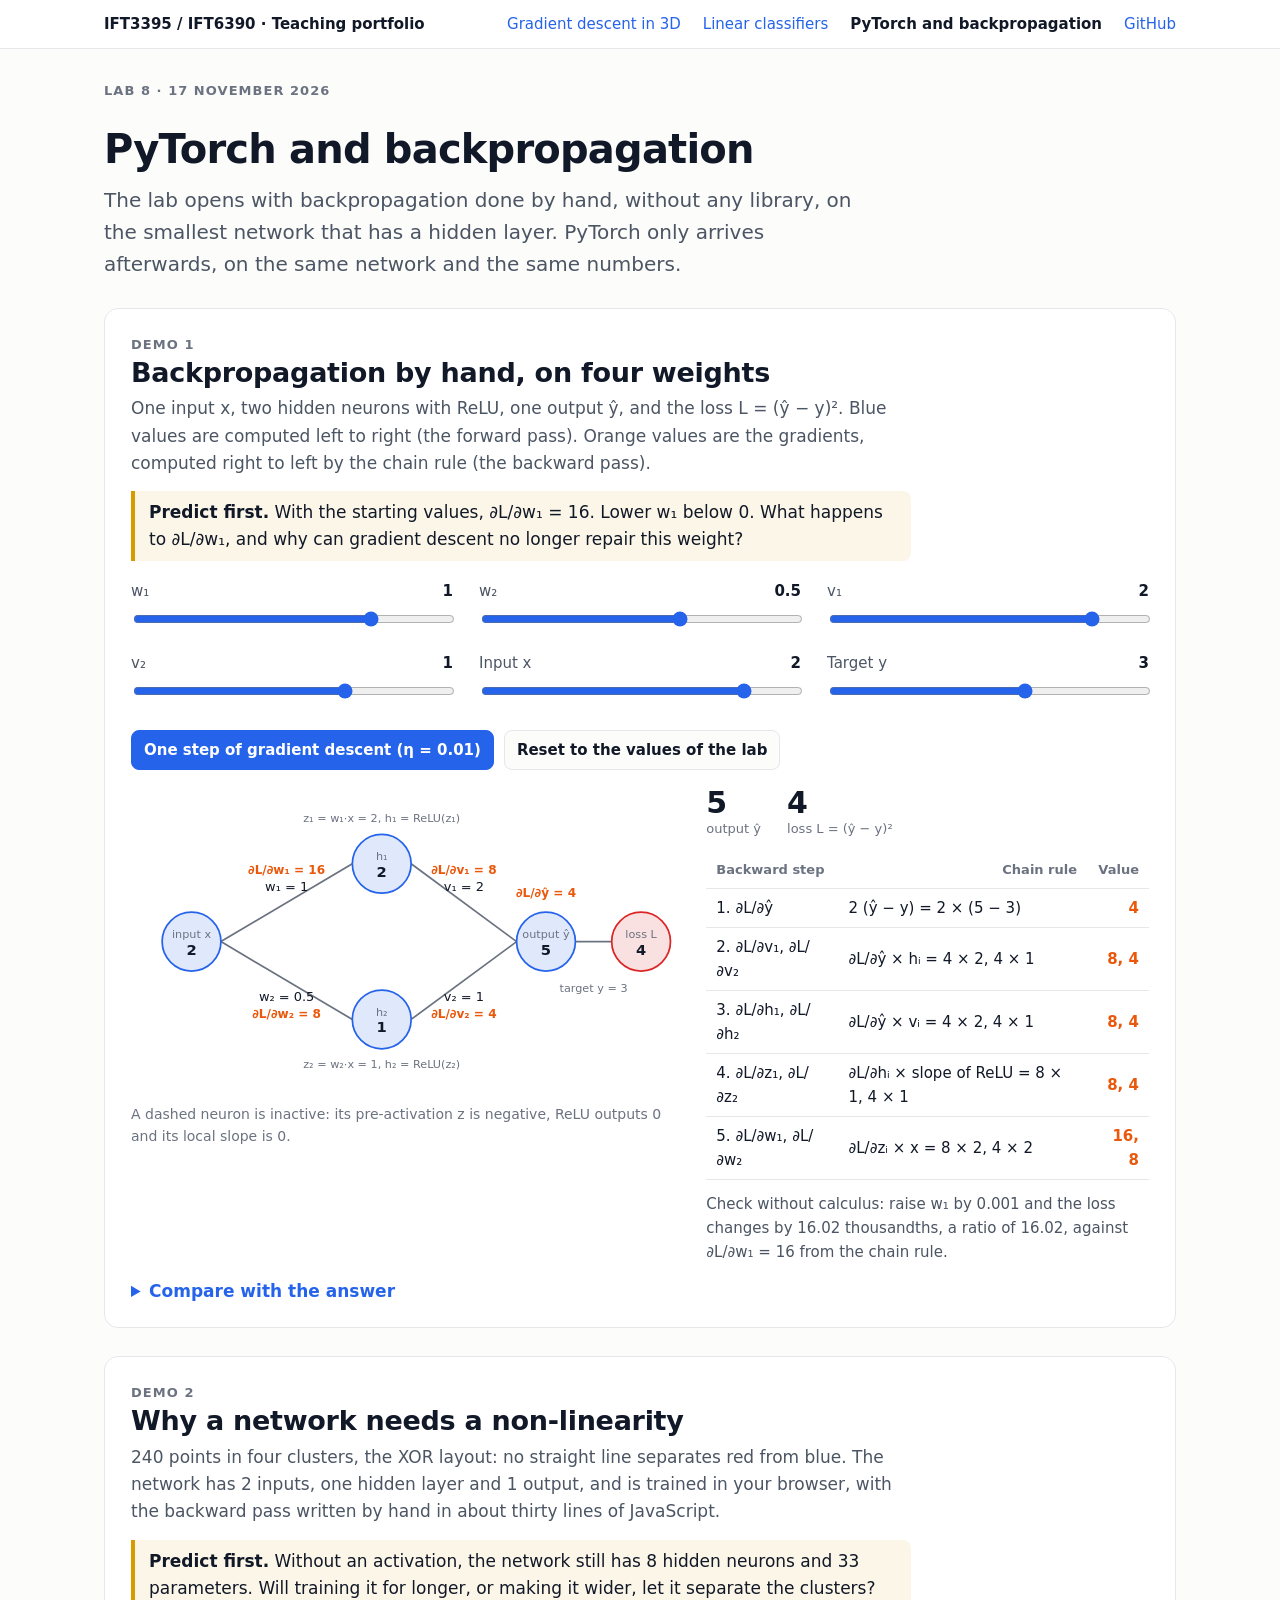
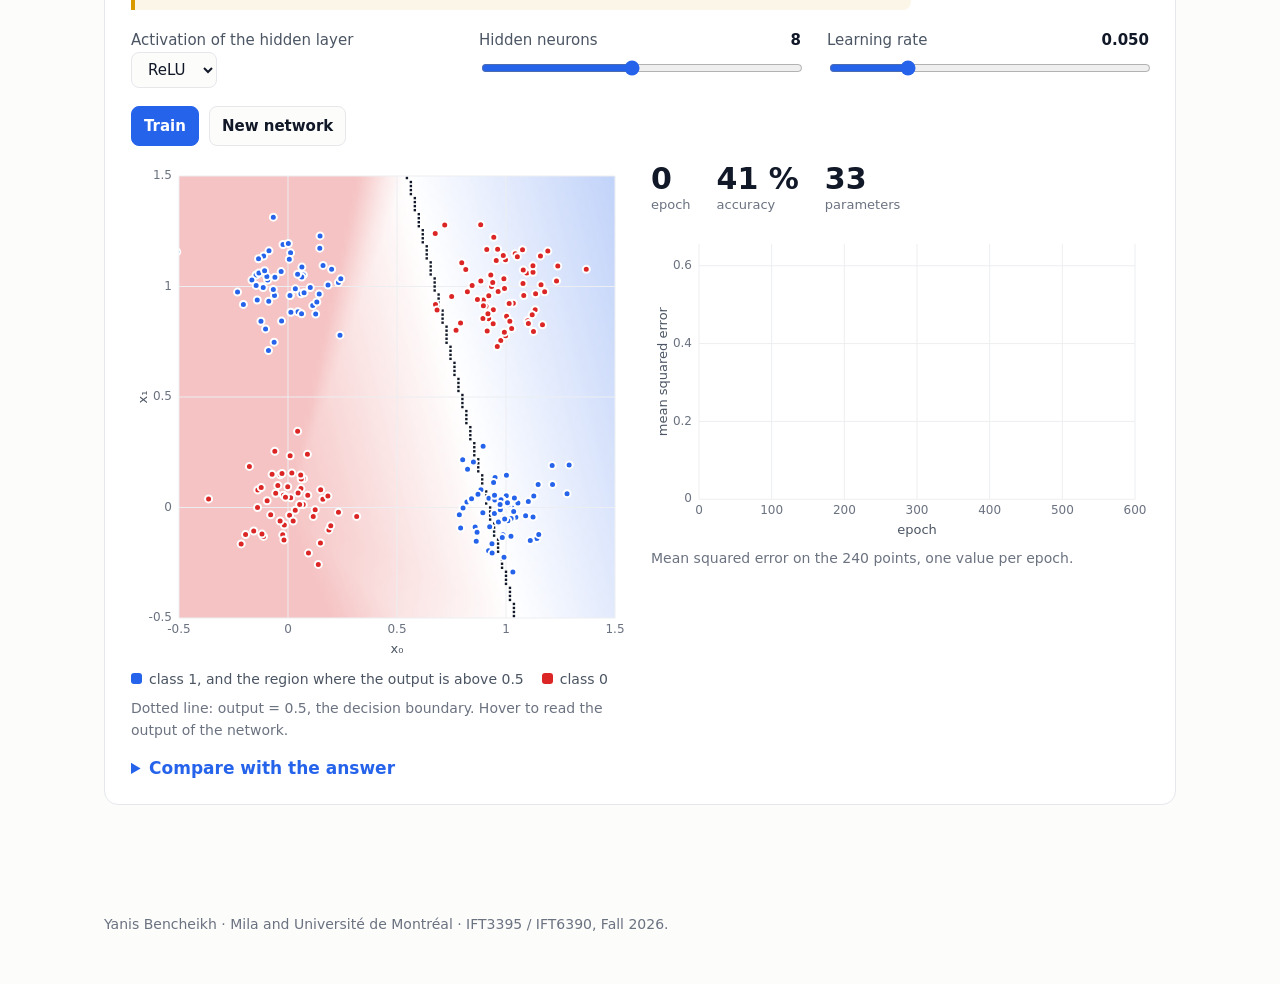
<file: docs/lab8.html>
<!DOCTYPE html>
<html lang="en">
<head>
<meta charset="utf-8">
<meta name="viewport" content="width=device-width, initial-scale=1">
<title>PyTorch and backpropagation: interactive demos</title>
<meta name="description" content="Interactive companions to the PyTorch lab of IFT3395/IFT6390 (Université de Montréal): backpropagation by hand on a four-weight network, and why a network needs a non-linearity.">
<link rel="stylesheet" href="assets/style.css">
</head>
<body>
<header class="top"><nav>
  <a class="brand" href="index.html">IFT3395 / IFT6390 · Teaching portfolio</a>
  <a href="lab4_3d.html">Gradient descent in 3D</a>
  <a href="lab4.html">Linear classifiers</a>
  <a href="lab8.html" aria-current="page">PyTorch and backpropagation</a>
  <a href="https://github.com/yanis-bencheikh/ML_Course_Bencheikh_Mila_UdeM_ift6390">GitHub</a>
</nav></header>
<main>
  <div class="kicker">Lab 8 · 17 November 2026</div>
  <h1>PyTorch and backpropagation</h1>
  <p class="lede">The lab opens with backpropagation done by hand, without any library, on the smallest network that has a hidden layer. PyTorch only arrives afterwards, on the same network and the same numbers.</p>

  <section class="demo" id="backprop">
    <div class="kicker">Demo 1</div>
    <h2>Backpropagation by hand, on four weights</h2>
    <p>One input x, two hidden neurons with ReLU, one output ŷ, and the loss L = (ŷ − y)². Blue values are computed left to right (the forward pass). Orange values are the gradients, computed right to left by the chain rule (the backward pass).</p>
    <div class="predict"><b>Predict first.</b> With the starting values, ∂L/∂w₁ = 16. Lower w₁ below 0. What happens to ∂L/∂w₁, and why can gradient descent no longer repair this weight?</div>
    <div class="controls">
      <div class="control"><label for="n-w1">w₁ <output for="n-w1"></output></label><input id="n-w1" type="range" min="-2" max="2" step="0.05" value="1"></div>
      <div class="control"><label for="n-w2">w₂ <output for="n-w2"></output></label><input id="n-w2" type="range" min="-2" max="2" step="0.05" value="0.5"></div>
      <div class="control"><label for="n-v1">v₁ <output for="n-v1"></output></label><input id="n-v1" type="range" min="-3" max="3" step="0.05" value="2"></div>
      <div class="control"><label for="n-v2">v₂ <output for="n-v2"></output></label><input id="n-v2" type="range" min="-3" max="3" step="0.05" value="1"></div>
      <div class="control"><label for="n-x">Input x <output for="n-x"></output></label><input id="n-x" type="range" min="-3" max="3" step="0.1" value="2"></div>
      <div class="control"><label for="n-y">Target y <output for="n-y"></output></label><input id="n-y" type="range" min="-5" max="8" step="0.1" value="3"></div>
    </div>
    <div class="buttons">
      <button class="primary" id="n-step">One step of gradient descent (η = 0.01)</button>
      <button id="n-reset">Reset to the values of the lab</button>
      <span id="n-count" style="color:var(--ink-3);font-size:15px"></span>
    </div>
    <div class="stage" style="grid-template-columns:minmax(320px,1.25fr) minmax(300px,1fr)">
      <figure>
        <svg class="net" id="n-svg" viewBox="0 0 640 360" role="img" aria-label="Diagram of the network with forward values and gradients"></svg>
        <figcaption>A dashed neuron is inactive: its pre-activation z is negative, ReLU outputs 0 and its local slope is 0.</figcaption>
      </figure>
      <div>
        <div class="stat-row">
          <div class="stat"><div class="v" id="n-out">5</div><div class="k">output ŷ</div></div>
          <div class="stat"><div class="v" id="n-L">4</div><div class="k">loss L = (ŷ − y)²</div></div>
        </div>
        <table class="read" id="n-table">
          <thead><tr><th>Backward step</th><th>Chain rule</th><th>Value</th></tr></thead>
          <tbody></tbody>
        </table>
        <p id="n-check" style="color:var(--ink-2);font-size:15px;margin:12px 0 0"></p>
      </div>
    </div>
    <details class="answer"><summary>Compare with the answer</summary>
      <p>As soon as w₁ is negative (with x = 2), z₁ = w₁·x is negative, ReLU outputs h₁ = 0 and its local slope is 0. The chain for w₁ contains that 0, so ∂L/∂w₁ = 0 and ∂L/∂v₁ = 0: the update w₁ ← w₁ − η·0 leaves the weight where it is. In PyTorch the same thing appears as a <code>.grad</code> equal to 0 after <code>backward()</code>.</p>
    </details>
  </section>

  <section class="demo" id="xor">
    <div class="kicker">Demo 2</div>
    <h2>Why a network needs a non-linearity</h2>
    <p>240 points in four clusters, the XOR layout: no straight line separates red from blue. The network has 2 inputs, one hidden layer and 1 output, and is trained in your browser, with the backward pass written by hand in about thirty lines of JavaScript.</p>
    <div class="predict"><b>Predict first.</b> Without an activation, the network still has 8 hidden neurons and 33 parameters. Will training it for longer, or making it wider, let it separate the clusters?</div>
    <div class="controls">
      <div class="control"><label for="x-act">Activation of the hidden layer</label><select id="x-act"><option value="relu">ReLU</option><option value="none">None</option></select></div>
      <div class="control"><label for="x-h">Hidden neurons <output for="x-h"></output></label><input id="x-h" type="range" min="1" max="16" step="1" value="8"></div>
      <div class="control"><label for="x-lr">Learning rate <output for="x-lr"></output></label><input id="x-lr" type="range" min="0.005" max="0.2" step="0.005" value="0.05"></div>
    </div>
    <div class="buttons"><button class="primary" id="x-train">Train</button><button id="x-reset">New network</button></div>
    <div class="stage">
      <figure>
        <canvas class="plot" id="x-plot" role="img" aria-label="Decision regions of the network on the XOR data"></canvas>
        <div class="tip" id="x-tip"></div>
        <div class="legend">
          <span><span class="sw" style="background:var(--blue)"></span>class 1, and the region where the output is above 0.5</span>
          <span><span class="sw" style="background:var(--red)"></span>class 0</span>
        </div>
        <figcaption>Dotted line: output = 0.5, the decision boundary. Hover to read the output of the network.</figcaption>
      </figure>
      <div>
        <div class="stat-row">
          <div class="stat"><div class="v" id="x-epoch">0</div><div class="k">epoch</div></div>
          <div class="stat"><div class="v" id="x-acc">–</div><div class="k">accuracy</div></div>
          <div class="stat"><div class="v" id="x-params">33</div><div class="k">parameters</div></div>
        </div>
        <figure>
          <canvas class="plot wide" id="x-loss" role="img" aria-label="Training loss per epoch"></canvas>
          <figcaption>Mean squared error on the 240 points, one value per epoch.</figcaption>
        </figure>
      </div>
    </div>
    <details class="answer"><summary>Compare with the answer</summary>
      <p>No. Without an activation, the hidden layer computes W x + b and the output computes v·(W x + b) + c, which is again of the form a·x + d: a single line, however many neurons or epochs. The boundary stays straight and accuracy stays near 50 %. With ReLU each hidden neuron contributes one bend, and a few bends are enough for XOR. One hidden neuron with ReLU is not enough: try it.</p>
    </details>
  </section>
</main>
<footer>Yanis Bencheikh · Mila and Université de Montréal · IFT3395 / IFT6390, Fall 2026.</footer>

<script src="assets/ml.js"></script>
<script src="assets/plot.js"></script>
<script>
(function () {
  const { Plot, css, hex, bindRange, tip } = Viz;
  const f2 = (v) => { const r = Math.round(v * 100) / 100; return (Object.is(r, -0) ? 0 : r).toFixed(2).replace(/\.?0+$/, '').replace('-', '−'); };

  // ------------------------------------------------------------------ Demo 1: the four-weight network
  const ids = ['n-w1', 'n-w2', 'n-v1', 'n-v2', 'n-x', 'n-y'];
  const DEFAULTS = { 'n-w1': 1, 'n-w2': 0.5, 'n-v1': 2, 'n-v2': 1, 'n-x': 2, 'n-y': 3 };
  const el = (id) => document.getElementById(id);
  // exact values after gradient steps (the sliders only show rounded positions)
  let state = null, steps = 0;
  const read = () => ({ x: +el('n-x').value, y: +el('n-y').value, w: [+el('n-w1').value, +el('n-w2').value], v: [+el('n-v1').value, +el('n-v2').value] });

  function svgNet(p, r) {
    const N = { x: [70, 180], h1: [290, 90], h2: [290, 270], o: [480, 180], L: [590, 180] };
    const node = (c, cls, top, bottom) => '<circle class="node ' + cls + '" cx="' + c[0] + '" cy="' + c[1] + '" r="34"/>' +
      '<text x="' + c[0] + '" y="' + (c[1] - 4) + '" text-anchor="middle" font-size="13" class="muted">' + top + '</text>' +
      '<text x="' + c[0] + '" y="' + (c[1] + 15) + '" text-anchor="middle" font-size="17" font-weight="700">' + bottom + '</text>';
    const edge = (a, b, name, val, grad, up) => {
      const mx = (a[0] + b[0]) / 2, my = (a[1] + b[1]) / 2, dy = up ? -14 : 24;
      return '<line class="edge" x1="' + (a[0] + 34) + '" y1="' + a[1] + '" x2="' + (b[0] - 34) + '" y2="' + b[1] + '"/>' +
        '<text x="' + mx + '" y="' + (my + dy) + '" text-anchor="middle" font-size="15">' + name + ' = ' + f2(val) + '</text>' +
        '<text x="' + mx + '" y="' + (my + dy + (up ? -19 : 19)) + '" text-anchor="middle" font-size="14" class="grad">∂L/∂' + name + ' = ' + f2(grad) + '</text>';
    };
    return edge(N.x, N.h1, 'w₁', p.w[0], r.dW[0], true) + edge(N.x, N.h2, 'w₂', p.w[1], r.dW[1], false) +
      edge(N.h1, N.o, 'v₁', p.v[0], r.dV[0], true) + edge(N.h2, N.o, 'v₂', p.v[1], r.dV[1], false) +
      '<line class="edge" x1="514" y1="180" x2="556" y2="180"/>' +
      node(N.x, '', 'input x', f2(p.x)) +
      node(N.h1, r.z[0] > 0 ? '' : 'dead', 'h₁', f2(r.h[0])) + node(N.h2, r.z[1] > 0 ? '' : 'dead', 'h₂', f2(r.h[1])) +
      node(N.o, '', 'output ŷ', f2(r.out)) + node(N.L, 'loss', 'loss L', f2(r.L)) +
      '<text x="290" y="42" text-anchor="middle" font-size="13" class="muted">z₁ = w₁·x = ' + f2(r.z[0]) + ', h₁ = ReLU(z₁)</text>' +
      '<text x="290" y="326" text-anchor="middle" font-size="13" class="muted">z₂ = w₂·x = ' + f2(r.z[1]) + ', h₂ = ReLU(z₂)</text>' +
      '<text x="535" y="238" text-anchor="middle" font-size="13" class="muted">target y = ' + f2(p.y) + '</text>' +
      '<text x="480" y="128" text-anchor="middle" font-size="14" class="grad">∂L/∂ŷ = ' + f2(r.dOut) + '</text>';
  }

  function net() {
    const p = state || read(), r = ML.tinyNet(p);
    el('n-svg').innerHTML = svgNet(p, r);
    el('n-out').textContent = f2(r.out); el('n-L').textContent = f2(r.L);
    const slope = (i) => (r.z[i] > 0 ? 1 : 0);
    const rows = [
      ['1. ∂L/∂ŷ', '2 (ŷ − y) = 2 × (' + f2(r.out) + ' − ' + f2(p.y) + ')', f2(r.dOut)],
      ['2. ∂L/∂v₁, ∂L/∂v₂', '∂L/∂ŷ × hᵢ = ' + f2(r.dOut) + ' × ' + f2(r.h[0]) + ', ' + f2(r.dOut) + ' × ' + f2(r.h[1]), f2(r.dV[0]) + ', ' + f2(r.dV[1])],
      ['3. ∂L/∂h₁, ∂L/∂h₂', '∂L/∂ŷ × vᵢ = ' + f2(r.dOut) + ' × ' + f2(p.v[0]) + ', ' + f2(r.dOut) + ' × ' + f2(p.v[1]), f2(r.dH[0]) + ', ' + f2(r.dH[1])],
      ['4. ∂L/∂z₁, ∂L/∂z₂', '∂L/∂hᵢ × slope of ReLU = ' + f2(r.dH[0]) + ' × ' + slope(0) + ', ' + f2(r.dH[1]) + ' × ' + slope(1), f2(r.dZ[0]) + ', ' + f2(r.dZ[1])],
      ['5. ∂L/∂w₁, ∂L/∂w₂', '∂L/∂zᵢ × x = ' + f2(r.dZ[0]) + ' × ' + f2(p.x) + ', ' + f2(r.dZ[1]) + ' × ' + f2(p.x), f2(r.dW[0]) + ', ' + f2(r.dW[1])],
    ];
    document.querySelector('#n-table tbody').innerHTML = rows.map((q) => '<tr><td>' + q[0] + '</td><td style="text-align:left">' + q[1] + '</td><td class="grad" style="color:var(--orange);font-weight:700">' + q[2] + '</td></tr>').join('');
    const bumped = ML.tinyNet({ x: p.x, y: p.y, w: [p.w[0] + 0.001, p.w[1]], v: p.v });
    el('n-check').textContent = 'Check without calculus: raise w₁ by 0.001 and the loss changes by ' + f2((bumped.L - r.L) * 1000) + ' thousandths, a ratio of ' + f2((bumped.L - r.L) / 0.001) + ', against ∂L/∂w₁ = ' + f2(r.dW[0]) + ' from the chain rule.';
    el('n-count').textContent = steps ? steps + (steps === 1 ? ' step taken' : ' steps taken') : '';
  }
  ids.forEach((id) => bindRange(id, () => { state = null; steps = 0; net(); }, f2));
  const show = (p) => {
    [['n-w1', p.w[0]], ['n-w2', p.w[1]], ['n-v1', p.v[0]], ['n-v2', p.v[1]], ['n-x', p.x], ['n-y', p.y]].forEach(([id, v]) => {
      el(id).value = v; document.querySelector('output[for="' + id + '"]').textContent = f2(v);
    });
  };
  el('n-step').addEventListener('click', () => {
    const p = state || read(), r = ML.tinyNet(p);
    state = { x: p.x, y: p.y, w: p.w.map((v, i) => v - 0.01 * r.dW[i]), v: p.v.map((v, i) => v - 0.01 * r.dV[i]) };
    steps++; show(state); net();
  });
  el('n-reset').addEventListener('click', () => { state = null; steps = 0; show({ w: [1, 0.5], v: [2, 1], x: 2, y: 3 }); net(); });

  // ------------------------------------------------------------------ Demo 2: XOR
  const data = ML.xorData(240, 7);
  const xPlot = new Plot(el('x-plot'), { xmin: -0.5, xmax: 1.5, ymin: -0.5, ymax: 1.5, xlabel: 'x₀', ylabel: 'x₁', xticks: 4, yticks: 4 });
  const xLoss = new Plot(el('x-loss'), { xmin: 0, xmax: 600, ymin: 0, ymax: 0.6, xlabel: 'epoch', ylabel: 'mean squared error', yticks: 4 });
  const xTip = el('x-tip');
  const EPOCHS = 600;
  let mlp, history, raf = null, seed = 3;
  function fresh() {
    cancelAnimationFrame(raf); raf = null; el('x-train').textContent = 'Train';
    const H = +el('x-h').value;
    mlp = new ML.Mlp(H, el('x-act').value === 'relu', seed);
    history = [mlp.evaluate(data.X, data.y).loss];
    el('x-params').textContent = 4 * H + 1;
    xor();
  }
  function xor() {
    const blue = hex(css('--blue')), red = hex(css('--red'));
    xPlot.clear();
    // diverging: two hues around a neutral midpoint at output = 0.5
    xPlot.field(110, (x, y) => { const o = mlp.forward(x, y), c = o > 0.5 ? blue : red; return [c[0], c[1], c[2], Math.round(Math.min(1, Math.abs(o - 0.5) * 2) * 70)]; });
    xPlot.axes();
    // boundary output = 0.5, traced by scanning the grid for sign changes
    xPlot.clip((g) => {
      const n = 110, v = new Float64Array((n + 1) * (n + 1));
      for (let j = 0; j <= n; j++) for (let i = 0; i <= n; i++) v[j * (n + 1) + i] = mlp.forward(-0.5 + 2 * i / n, -0.5 + 2 * j / n) - 0.5;
      g.fillStyle = css('--ink');
      for (let j = 0; j < n; j++) for (let i = 0; i < n; i++) {
        const a = v[j * (n + 1) + i];
        if (a * v[j * (n + 1) + i + 1] < 0 || a * v[(j + 1) * (n + 1) + i] < 0) g.fillRect(xPlot.sx(-0.5 + 2 * (i + 0.5) / n) - 1.2, xPlot.sy(-0.5 + 2 * (j + 0.5) / n) - 1.2, 2.4, 2.4);
      }
      for (let i = 0; i < data.y.length; i++) xPlot.dot(data.X[i][0], data.X[i][1], css(data.y[i] ? '--blue' : '--red'), 3.5, css('--panel'));
    });
    xLoss.o.ymax = Math.max(0.3, Math.min(2, Math.max.apply(null, history) * 1.1));
    xLoss.clear(); xLoss.axes();
    xLoss.line(history.map((l, t) => [t, l]), css('--ink'), 2);
    if (history.length > 1) xLoss.dot(history.length - 1, history[history.length - 1], css('--ink'), 4, css('--panel'));
    el('x-epoch').textContent = history.length - 1;
    el('x-acc').textContent = Math.round(mlp.evaluate(data.X, data.y).accuracy * 100) + ' %';
  }
  function loop() {
    const lr = +el('x-lr').value;
    for (let k = 0; k < 6 && history.length <= EPOCHS; k++) { mlp.step(data.X, data.y, lr); history.push(mlp.evaluate(data.X, data.y).loss); }
    xor();
    if (history.length <= EPOCHS) raf = requestAnimationFrame(loop); else { raf = null; el('x-train').textContent = 'Train'; }
  }
  el('x-train').addEventListener('click', () => {
    if (raf) { cancelAnimationFrame(raf); raf = null; el('x-train').textContent = 'Train'; return; }
    if (history.length > EPOCHS) fresh();
    el('x-train').textContent = 'Pause'; raf = requestAnimationFrame(loop);
  });
  el('x-reset').addEventListener('click', () => { seed++; fresh(); });
  el('x-act').addEventListener('change', fresh);
  bindRange('x-h', fresh);
  bindRange('x-lr', () => {}, (v) => v.toFixed(3));
  xPlot.pointer((x, y, px, py) => {
    if (x < -0.5 || x > 1.5 || y < -0.5 || y > 1.5) return tip(xTip, null);
    const o = mlp.forward(x, y);
    tip(xTip, 'x = (' + f2(x) + ', ' + f2(y) + ')<br>output ' + f2(o) + ' → class ' + (o > 0.5 ? 1 : 0), px, py);
  }, () => tip(xTip, null));

  net(); fresh();
  let rz; window.addEventListener('resize', () => { clearTimeout(rz); rz = setTimeout(() => { net(); xor(); }, 120); });
  matchMedia('(prefers-color-scheme: dark)').addEventListener('change', () => { net(); xor(); });
})();
</script>
</body>
</html>
</file>
<file: docs/assets/style.css>
:root {
  color-scheme: light;
  --surface: #fcfcfb;
  --panel: #ffffff;
  --ink: #111827;
  --ink-2: #4b5563;
  --ink-3: #6b7280;
  --rule: #e5e7eb;
  --grid: #eceef1;
  --blue: #2563eb;
  --green: #16a34a;
  --red: #dc2626;
  --gold: #d99a00;
  --violet: #9333ea;
  --orange: #ea580c;
  --magenta: #c026d3;
  --teal: #0891b2;
  --accent: #2563eb;
}
@media (prefers-color-scheme: dark) {
  :root {
    color-scheme: dark;
    --surface: #17181a;
    --panel: #1f2023;
    --ink: #f0efec;
    --ink-2: #c3c5cb;
    --ink-3: #9a9da6;
    --rule: #34363b;
    --grid: #2a2c30;
    --blue: #5b8def;
    --green: #35b866;
    --red: #f06060;
    --gold: #f0b429;
    --violet: #b072f5;
    --orange: #f57a36;
    --magenta: #dc55ea;
    --teal: #2bb3d3;
    --accent: #7aa5f5;
  }
}
* { box-sizing: border-box; }
html { scroll-behavior: smooth; }
body {
  margin: 0;
  background: var(--surface);
  color: var(--ink);
  font: 17px/1.6 system-ui, -apple-system, "Segoe UI", Roboto, sans-serif;
}
a { color: var(--accent); }
header.top {
  border-bottom: 1px solid var(--rule);
  background: var(--panel);
  position: sticky; top: 0; z-index: 5;
}
header.top nav {
  max-width: 1120px; margin: 0 auto; padding: 12px 24px;
  display: flex; gap: 22px; align-items: center; flex-wrap: wrap;
  font-size: 15px;
}
header.top nav .brand { font-weight: 700; color: var(--ink); text-decoration: none; margin-right: auto; }
header.top nav a { text-decoration: none; }
header.top nav a[aria-current="page"] { color: var(--ink); font-weight: 600; }
main { max-width: 1120px; margin: 0 auto; padding: 32px 24px 80px; }
h1 { font-size: 40px; line-height: 1.15; margin: 24px 0 12px; letter-spacing: -0.02em; }
h2 { font-size: 27px; line-height: 1.25; margin: 0 0 6px; letter-spacing: -0.01em; }
h3 { font-size: 18px; margin: 0 0 6px; }
p.lede { font-size: 20px; color: var(--ink-2); max-width: 760px; margin: 0 0 28px; }
.kicker { font-size: 13px; font-weight: 700; letter-spacing: 0.08em; text-transform: uppercase; color: var(--ink-3); }
section.demo {
  background: var(--panel);
  border: 1px solid var(--rule);
  border-radius: 14px;
  padding: 26px 26px 22px;
  margin: 28px 0;
}
section.demo > p { max-width: 780px; color: var(--ink-2); margin: 6px 0 14px; }
.predict {
  border-left: 4px solid var(--gold);
  padding: 8px 14px; margin: 14px 0 18px;
  background: color-mix(in srgb, var(--gold) 9%, transparent);
  border-radius: 0 8px 8px 0; max-width: 780px;
}
.predict b { font-weight: 700; }
details.answer { margin: 14px 0 0; max-width: 780px; }
details.answer summary { cursor: pointer; font-weight: 600; color: var(--accent); }
details.answer p { color: var(--ink-2); margin: 8px 0 0; }
.controls { display: grid; grid-template-columns: repeat(auto-fit, minmax(250px, 1fr)); gap: 10px 26px; margin: 8px 0 16px; }
.control label { display: flex; justify-content: space-between; gap: 10px; font-size: 15px; color: var(--ink-2); }
.control label output { font-variant-numeric: tabular-nums; color: var(--ink); font-weight: 600; }
.control input[type="range"] { width: 100%; accent-color: var(--accent); height: 28px; }
.control select, button {
  font: inherit; font-size: 15px; padding: 7px 12px; border-radius: 8px;
  border: 1px solid var(--rule); background: var(--surface); color: var(--ink);
}
button { cursor: pointer; font-weight: 600; }
button.primary { background: var(--accent); border-color: var(--accent); color: #fff; }
@media (prefers-color-scheme: dark) { button.primary { color: #10131a; } }
button:focus-visible, select:focus-visible, input:focus-visible, summary:focus-visible { outline: 2px solid var(--accent); outline-offset: 2px; }
.buttons { display: flex; gap: 10px; flex-wrap: wrap; align-items: center; margin: 4px 0 16px; }
.stage { display: grid; grid-template-columns: repeat(auto-fit, minmax(320px, 1fr)); gap: 22px; align-items: start; }
.stage figure { margin: 0; position: relative; }
.stage figcaption { font-size: 14px; color: var(--ink-3); margin-top: 6px; }
canvas.plot { width: 100%; aspect-ratio: 1 / 1; display: block; border-radius: 8px; touch-action: none; }
canvas.plot.wide { aspect-ratio: 16 / 10; }
.tip {
  position: absolute; pointer-events: none; display: none;
  background: var(--ink); color: var(--surface);
  font-size: 13px; line-height: 1.4; padding: 6px 9px; border-radius: 6px;
  white-space: nowrap; z-index: 3; font-variant-numeric: tabular-nums;
}
table.read { border-collapse: collapse; width: 100%; font-size: 15px; font-variant-numeric: tabular-nums; }
table.read th, table.read td { padding: 7px 10px; text-align: right; border-bottom: 1px solid var(--rule); }
table.read th:first-child, table.read td:first-child { text-align: left; }
table.read th { font-size: 13px; font-weight: 600; color: var(--ink-3); }
.sw { display: inline-block; width: 11px; height: 11px; border-radius: 3px; margin-right: 7px; vertical-align: baseline; }
.stat-row { display: flex; gap: 26px; flex-wrap: wrap; margin: 0 0 14px; }
.stat .v { font-size: 30px; font-weight: 700; line-height: 1.1; font-variant-numeric: tabular-nums; }
.stat .k { font-size: 13px; color: var(--ink-3); }
.legend { display: flex; flex-wrap: wrap; gap: 6px 18px; font-size: 14px; color: var(--ink-2); margin: 8px 0 0; }
.cards { display: grid; grid-template-columns: repeat(auto-fit, minmax(300px, 1fr)); gap: 20px; margin: 22px 0; }
.card { background: var(--panel); border: 1px solid var(--rule); border-radius: 14px; padding: 22px; }
.card p { color: var(--ink-2); margin: 6px 0 12px; font-size: 16px; }
.card ul { margin: 0 0 14px; padding-left: 20px; color: var(--ink-2); font-size: 16px; }
.card a.go { font-weight: 600; text-decoration: none; }
svg.net { width: 100%; height: auto; display: block; }
svg.net text { font-family: inherit; fill: var(--ink); }
svg.net .muted { fill: var(--ink-3); }
svg.net .grad { fill: var(--orange); font-weight: 700; }
svg.net .edge { stroke: var(--ink-3); stroke-width: 2; }
svg.net .node { fill: color-mix(in srgb, var(--blue) 14%, var(--panel)); stroke: var(--blue); stroke-width: 2; }
svg.net .node.dead { fill: var(--panel); stroke: var(--ink-3); stroke-dasharray: 5 4; }
svg.net .node.loss { fill: color-mix(in srgb, var(--red) 14%, var(--panel)); stroke: var(--red); }
footer { max-width: 1120px; margin: 0 auto; padding: 0 24px 48px; color: var(--ink-3); font-size: 14px; }
@media (max-width: 640px) { h1 { font-size: 30px; } main { padding: 20px 16px 60px; } section.demo { padding: 18px 16px; } }
@media (prefers-reduced-motion: reduce) { html { scroll-behavior: auto; } }
</file>
